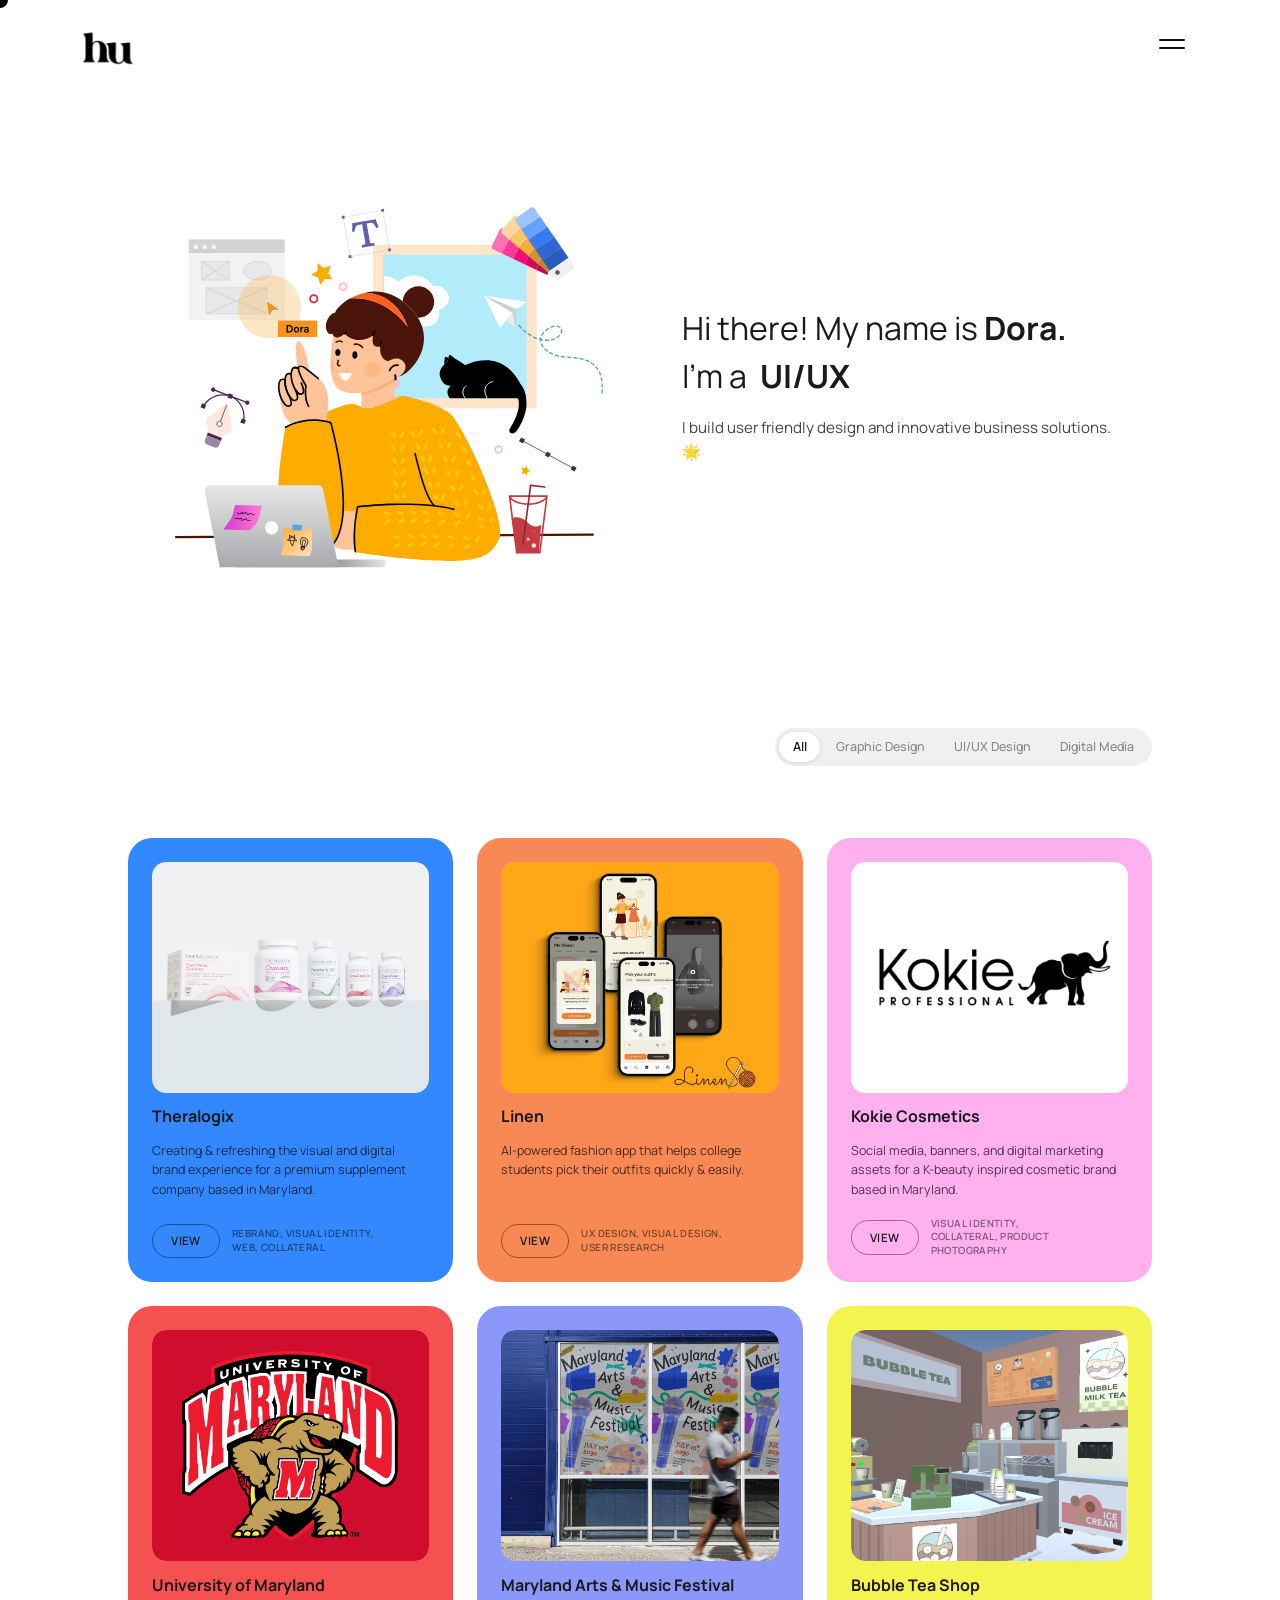
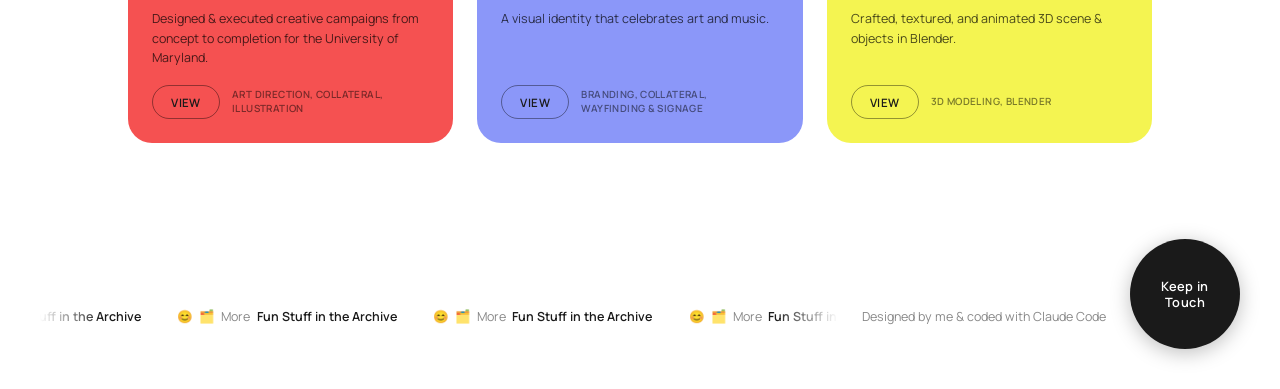
<file: index.html>
<!DOCTYPE html>
<html lang="en">
<head>
  <meta charset="UTF-8" />
  <meta name="viewport" content="width=device-width, initial-scale=1.0" />
  <title>Dora Hu Design</title>
  <meta name="description" content="Dora is a graphic designer based in the Washington, D.C. metro area, specializing in Graphic Design, UI/UX design, and 3D modeling." />
  
  <link rel="preconnect" href="https://fonts.googleapis.com" />
  <link rel="preconnect" href="https://fonts.gstatic.com" crossorigin />
  <link href="https://fonts.googleapis.com/css2?family=Playfair+Display:ital,wght@1,700&family=Inter:wght@300;400;500;600;700&family=Manrope:wght@400;500;600;700&display=swap" rel="stylesheet" />

  <style>
    *, *::before, *::after { box-sizing: border-box; margin: 0; padding: 0; }

    body {
      font-family: 'Manrope', sans-serif;
      background: #ffffff;
      color: #1a1a1a;
      min-height: 100vh;
      overflow-x: hidden;
      position: relative;
    }

    a { text-decoration: none; color: inherit; }

    /* ─── NAV ─────────────────────────────────────────────── */
    nav {
      position: fixed;
      top: 0; left: 0; right: 0;
      z-index: 200;
      display: flex;
      align-items: center;
      justify-content: space-between;
      padding: 1rem 3rem;
      background: rgba(255,255,255,0.95);
      backdrop-filter: blur(10px);
    }

    .nav-logo {
      display: flex;
      align-items: center;
    }

    .nav-logo img {
      height: 36px;
      width: auto;
      display: block;
    }

    .nav-links {
      display: flex;
      align-items: center;
      gap: 2.25rem;
      list-style: none;
    }

    .nav-links a {
      font-family: 'Manrope', sans-serif;
      font-size: 0.9rem;
      font-weight: 400;
      color: #1a1a1a;
      transition: opacity 0.2s;
    }

    .nav-links a:hover { opacity: 0.5; }

    /* ─── HERO ────────────────────────────────────────────── */
    .hero {
      min-height: 80vh;
      width: 100%;
      display: flex;
      flex-direction: row;
      align-items: center;
      justify-content: center;
      padding: 5rem 4rem 2rem;
      gap: 4rem;
      box-sizing: border-box;
    }

    .hero-illustration {
      flex: 0 0 40%;
      display: flex;
      align-items: center;
      justify-content: flex-end;
    }

    .hero-illustration img {
      width: 100%;
      max-width: 580px;
      height: auto;
      display: block;
    }

    #dora-svg-wrapper {
      width: 100%;
      max-width: 780px;
    }

    #dora-svg-wrapper svg {
      width: 100%;
      height: auto;
      overflow: visible;
    }


    .hero-text {
      flex: 1 1 50%;
      text-align: left;
      max-width: 440px;
    }

    .hero-text h1 {
      font-family: 'Manrope', sans-serif;
      font-size: clamp(1.4rem, 2.5vw, 2rem);
      font-weight: 400;
      line-height: 1.5;
      color: #1a1a1a;
    }

    .hero-text h1 .name {
      font-weight: 700;
    }

    .hero-text h1 .role-line {
      display: flex;
      justify-content: flex-start;
      gap: 0.4em;
    }

    .hero-text h1 .role-label { font-weight: 400; }

    .hero-text h1 .role-typed {
      font-weight: 700;
    }

    .hero-tagline {
      margin-top: 1rem;
      font-family: 'Manrope', sans-serif;
      font-size: 0.95rem;
      font-weight: 400;
      color: #444;
      line-height: 1.6;
    }

    /* ─── SECTION TITLE ──────────────────────────────────── */
    .section-title {
      text-align: center;
      font-family: 'Manrope', sans-serif;
      font-size: 1.05rem;
      font-weight: 500;
      color: #1a1a1a;
      padding: 0.5rem 0 2.5rem;
      display: flex;
      align-items: center;
      justify-content: flex-end;
      gap: 0.5rem;
      width: 80%;
      margin: 0 auto;
    }

    .section-title-label {
      display: flex;
      align-items: center;
      gap: 0.5rem;
    }

    /* ─── FILTER TOGGLE ──────────────────────────────────── */
    .filter-toggle {
      display: flex;
      align-items: center;
      background: #f0f0f0;
      border-radius: 2rem;
      padding: 4px;
      gap: 2px;
      position: relative;
    }

    .filter-pill {
      position: absolute;
      top: 4px;
      left: 4px;
      height: calc(100% - 8px);
      background: #ffffff;
      border-radius: 2rem;
      box-shadow: 0 1px 4px rgba(0,0,0,0.12);
      transition: transform 0.3s cubic-bezier(0.34, 1.2, 0.64, 1), width 0.3s cubic-bezier(0.34, 1.2, 0.64, 1);
      pointer-events: none;
      z-index: 0;
    }

    .filter-btn {
      font-family: 'Manrope', sans-serif;
      font-size: 0.78rem;
      font-weight: 500;
      color: #888;
      background: none;
      border: none;
      border-radius: 2rem;
      padding: 0.4rem 0.85rem;
      cursor: pointer;
      transition: color 0.2s ease;
      white-space: nowrap;
      position: relative;
      z-index: 1;
    }

    .filter-btn:hover { color: #1a1a1a; }

    .filter-btn.active {
      color: #1a1a1a;
      font-weight: 600;
    }

    @media (max-width: 620px) {
      .section-title { flex-direction: column; align-items: flex-start; width: calc(100% - 3.5rem); }
      .filter-toggle { flex-wrap: wrap; }
      .filter-btn { font-size: 0.72rem; padding: 0.35rem 0.7rem; }
    }

    /* ─── WORKS GRID ─────────────────────────────────────── */
    .works {
      padding: 2rem 0 4rem;
      width: 80%;
      margin: 0 auto;
    }

    .works-grid {
      display: grid;
      grid-template-columns: repeat(3, 1fr);
      gap: 1.5rem;
    }

    .work-card {
      border-radius: 24px;
      padding: 1.5rem 1.5rem 1.5rem;
      display: flex;
      flex-direction: column;
      gap: 0.85rem;
      transition: transform 0.25s ease, box-shadow 0.25s ease, opacity 0.5s ease;
      cursor: pointer;
      box-shadow: none;
      opacity: 0;
    }

    .work-card.in-view {
      opacity: 1;
    }

    .section-title {
      opacity: 0;
      transition: opacity 1.2s ease;
    }

    .section-title.in-view {
      opacity: 1;
    }

    .work-card:hover {
      transform: translateY(-4px) rotate(1deg);
      box-shadow: 6px 8px 6px rgba(0,0,0,0.12);
    }

    .card-theralogix  { background: #3388FF; }
    .card-linen       { background: #F88955; }
    .card-kokie       { background: #FFB0EF; }
    .card-umd         { background: #F55151; }
    .card-mamf        { background: #8B97F9; }
    .card-boba        { background: #F4F451; }

    .work-card .card-img {
      width: 100%;
      border-radius: 14px;
      overflow: hidden;
      aspect-ratio: 3/2.5;
      background: rgba(255,255,255,0.35);
      display: flex;
      align-items: center;
      justify-content: center;
    }

    .work-card .card-img img {
      width: 100%;
      height: 100%;
      object-fit: cover;
      display: block;
      border-radius: 10px;
    }

    .card-img-placeholder {
      width: 100%;
      height: 100%;
      display: flex;
      align-items: center;
      justify-content: center;
      font-family: 'Manrope', sans-serif;
      font-size: 0.75rem;
      font-weight: 600;
      letter-spacing: 0.1em;
      color: rgba(255,255,255,0.6);
      text-transform: uppercase;
    }

    .card-theralogix .card-img-placeholder { color: rgba(30,60,120,0.45); }
    .card-boba .card-img-placeholder { color: rgba(80,80,0,0.4); }

    .work-card h3 {
      font-family: 'Manrope', sans-serif;
      font-size: 1rem;
      font-weight: 700;
      color: #1a1a1a;
      line-height: 1.3;
    }

    .work-card .card-desc {
      font-family: 'Manrope', sans-serif;
      font-size: 0.78rem;
      font-weight: 400;
      color: rgba(0,0,0,0.7);
      line-height: 1.55;
      flex: 1;
    }

    .card-footer {
      display: flex;
      align-items: center;
      gap: 0.75rem;
      flex-wrap: wrap;
      margin-top: 0.25rem;
    }

    .card-view-btn {
      display: inline-flex;
      align-items: center;
      justify-content: center;
      overflow: hidden;
      width: 68px;
      padding: 0.55rem 0;
      border: 1.5px solid rgba(0,0,0,0.4);
      border-radius: 2rem;
      font-family: 'Manrope', sans-serif;
      font-size: 0.72rem;
      font-weight: 600;
      color: #1a1a1a;
      letter-spacing: 0.04em;
      white-space: nowrap;
      flex-shrink: 0;
      position: relative;
      transition: background 0.2s;
    }

    .card-view-btn:hover { background: rgba(0,0,0,0.08); }

    .card-view-btn .btn-text {
      display: inline-block;
      transition: transform 0.25s ease;
    }

    .card-view-btn .btn-arrow {
      position: absolute;
      right: 10px;
      opacity: 0;
      transform: translateX(4px);
      transition: opacity 0.25s ease, transform 0.25s ease;
    }

    @keyframes textSlide {
      0%   { transform: translateX(0); }
      40%  { transform: translateX(-5px); }
      65%  { transform: translateX(-3px); }
      80%  { transform: translateX(-4.5px); }
      100% { transform: translateX(-4px); }
    }

    .work-card:hover .btn-text {
      animation: textSlide 0.4s cubic-bezier(0.34, 1.56, 0.64, 1) forwards;
    }

    .work-card:hover .btn-arrow {
      opacity: 1;
      transform: translateX(0);
    }

    .card-tags {
      font-family: 'Manrope', sans-serif;
      font-size: 0.62rem;
      font-weight: 600;
      color: rgba(0,0,0,0.5);
      text-transform: uppercase;
      letter-spacing: 0.04em;
      line-height: 1.4;
    }

    /* ─── FOOTER ─────────────────────────────────────────── */
    footer {
      border-top: none;
      padding: 2rem 2.5rem 2.5rem;
      display: flex;
      align-items: center;
      gap: 1.5rem;
    }

    .footer-archive {
      display: flex;
      align-items: center;
      overflow: hidden;
      flex: 1;
      min-width: 0;
      margin-top: 2.75rem;
      -webkit-mask-image: linear-gradient(to right, transparent 0%, black 8%, black 92%, transparent 100%);
      mask-image: linear-gradient(to right, transparent 0%, black 8%, black 92%, transparent 100%);
    }

    @keyframes ticker {
      0%   { transform: translateX(0); }
      100% { transform: translateX(-50%); }
    }

    .archive-ticker {
      display: flex;
      gap: 1.5rem;
      white-space: nowrap;
      animation: ticker 12s linear infinite;
      width: max-content;
    }


    .archive-item {
      display: flex;
      align-items: center;
      gap: 0.4rem;
      font-family: 'Manrope', sans-serif;
      font-size: 0.78rem;
      color: #888;
    }

    .archive-item strong { color: #1a1a1a; font-weight: 600; }

    .footer-right {
      display: flex;
      gap: 1.75rem;
      list-style: none;
      flex-shrink: 0;
      margin-right: calc(110px + 1.5rem); /* space for Keep in Touch button */
    }

    .footer-right a {
      font-family: 'Manrope', sans-serif;
      font-size: 0.82rem;
      font-weight: 500;
      color: #666;
      transition: color 0.2s;
    }

    .footer-right a:hover { color: #1a1a1a; }

    .footer-credit {
      font-family: 'Manrope', sans-serif;
      font-size: 0.78rem;
      font-weight: 400;
      color: #888;
      flex-shrink: 0;
      white-space: nowrap;
      margin-top: 2.75rem;
    }

    .footer-btn {
      flex-shrink: 0;
      position: static;
      box-shadow: 0 4px 20px rgba(0,0,0,0.25);
    }

    /* ─── FLOATING KEEP IN TOUCH ─────────────────────────── */
    .floating-anchor {
      position: absolute;
      bottom: 1.5rem;
      right: 1.5rem;
      z-index: 300;
      width: 110px;
      height: 110px;
    }

    .floating-btn {
      display: flex;
      align-items: center;
      justify-content: center;
      text-align: center;
      width: 110px;
      height: 110px;
      border-radius: 50%;
      background: #1a1a1a;
      color: #fff;
      font-family: 'Manrope', sans-serif;
      font-size: 0.8rem;
      font-weight: 600;
      line-height: 1.3;
      letter-spacing: 0.03em;
      cursor: pointer;
      box-shadow: 0 4px 20px rgba(0,0,0,0.25);
      text-decoration: none;
      transition: box-shadow 0.3s ease, background 0.2s ease;
    }

    .floating-btn:hover {
      background: #2617FF;
    }

    /* ─── MOBILE ─────────────────────────────────────────── */
    @media (max-width: 1024px) and (min-width: 621px) {
      .works-grid { grid-template-columns: repeat(2, 1fr); }
    }

    /* Hamburger — hidden on desktop */
    .nav-hamburger {
      display: none;
      flex-direction: column;
      justify-content: center;
      gap: 5px;
      background: none;
      border: none;
      padding: 4px;
      cursor: pointer;
      z-index: 9999;
      position: relative;
    }

    .nav-hamburger span {
      display: block;
      width: 22px;
      height: 2px;
      background: #1a1a1a;
      border-radius: 2px;
      transition: transform 0.25s ease, opacity 0.2s ease;
    }

    .nav-hamburger.open span:nth-child(1) { transform: translateY(7px) rotate(45deg); }
    .nav-hamburger.open span:nth-child(2) { opacity: 0; }
    .nav-hamburger.open span:nth-child(3) { transform: translateY(-7px) rotate(-45deg); }

    @media (max-width: 620px) {
      nav { padding: 1rem 1.5rem; }

      .nav-links {
        display: none;
        position: fixed;
        top: 0; left: 0;
        width: 100vw;
        height: 100vh;
        background: #ffffff;
        flex-direction: column;
        align-items: center;
        justify-content: center;
        gap: 2.5rem;
        z-index: 9000;
        padding-top: 0;
      }

      .nav-links.open { display: flex; }

      .nav-links a {
        font-size: 1.6rem;
        font-weight: 700;
        color: #1a1a1a;
      }

      .nav-hamburger { display: flex; }

      .hero { flex-direction: column; padding: 5rem 1.5rem 2rem; text-align: center; min-height: 100svh; justify-content: center; }
      .hero-illustration { flex: none; width: 65%; max-width: 260px; }
      .hero-illustration img { max-width: 100%; }
      .hero-text { text-align: center; align-items: center; }
      .hero-text h1 .role-line { justify-content: center; }

      .works { padding: 1.5rem 1.75rem 3rem; }
      .works-grid { grid-template-columns: 1fr; }

      footer { flex-direction: column; padding: 1.25rem; }
      .footer-archive { display: none; }
    }


    /* ─── CUSTOM CURSOR ──────────────────────────────────── */
    @media (hover: hover) {

      #cursor {
        position: fixed;
        width: 16px;
        height: 16px;
        border-radius: 50%;
        background: #fff;
        pointer-events: none;
        z-index: 99999;
        transform: translate(-50%, -50%);
        transition: width 0.18s ease, height 0.18s ease;
        mix-blend-mode: difference;
      }

      #cursor.hovering {
        width: 44px;
        height: 44px;
      }
    }
  </style>
  <script src="https://cdnjs.cloudflare.com/ajax/libs/gsap/3.12.5/gsap.min.js"></script>
  <link rel="stylesheet" href="BubbleMenu-v2.css" />
  <script src="BubbleMenu-v2.js"></script>
  <script>
    (function(){
      var c=document.createElement("canvas");c.width=64;c.height=64;
      var ctx=c.getContext("2d"),img=new Image();
      img.onload=function(){
        var pad=2,size=64-pad*2,sc=Math.min(size/img.width,size/img.height);
        var w=img.width*sc,h=img.height*sc;
        ctx.drawImage(img,(64-w)/2,(64-h)/2,w,h);
        var l=document.createElement("link");l.rel="icon";l.type="image/png";
        l.href=c.toDataURL("image/png");document.head.appendChild(l);
      };img.src="HU_Logo.png";
    })();
  </script>
  <!-- Google Analytics -->
  <script async src="https://www.googletagmanager.com/gtag/js?id=G-CXSVPXK3VE"></script>
  <script>
    window.dataLayer = window.dataLayer || [];
    function gtag(){dataLayer.push(arguments);}
    gtag('js', new Date());
    gtag('config', 'G-CXSVPXK3VE');
  </script>
</head>
<body>

<div id="cursor"></div>

<!-- NAV -->
<nav>
  <a href="#" class="nav-logo">
    <img src="HU_Logo.png" alt="Hu Logo" />
  </a>
  <ul class="nav-links" id="nav-links">
    <li><a href="#works">Work</a></li>
    <li><a href="about.html">About</a></li>
    <li><a href="services.html">Services</a></li>
    <li><a href="#">Playground</a></li>
    <li><a href="#">Photography</a></li>

  </ul>

  <button class="nav-hamburger" id="hamburger" aria-label="Menu">
    <span></span><span></span><span></span>
  </button>
</nav>

<!-- HERO -->
<section class="hero">
  <div class="hero-illustration">
    <div id="dora-svg-wrapper" style="width:100%;cursor:pointer;">
<svg xmlns="http://www.w3.org/2000/svg" xmlns:xlink="http://www.w3.org/1999/xlink" viewBox="0 0 3000 3000">
  <defs>
    <style>
      .cls-1, .cls-2 {
        fill: none;
      }

      .cls-3 {
        fill: #377af5;
      }

      .cls-4 {
        fill: #fbb040;
        opacity: .3;
      }

      .cls-5 {
        fill: #ffbeb9;
      }

      .cls-6 {
        fill: #fc0;
      }

      .cls-7 {
        fill: #47abe2;
      }

      .cls-8 {
        fill: #8d292f;
      }

      .cls-9 {
        fill: #ffb786;
      }

      .cls-10 {
        fill: #c63a41;
      }

      .cls-11 {
        fill: #fce9de;
      }

      .cls-12 {
        fill: #f8ebd1;
      }

      .cls-13 {
        fill: #ffc39a;
      }

      .cls-14, .cls-15, .cls-2 {
        stroke-linecap: round;
        stroke-linejoin: round;
      }

      .cls-14, .cls-16 {
        fill: #d1d3d4;
        stroke-width: 4px;
      }

      .cls-14, .cls-16, .cls-17 {
        stroke: #939598;
      }

      .cls-18 {
        fill: url(#linear-gradient-4);
      }

      .cls-19 {
        fill: url(#linear-gradient-3);
      }

      .cls-20 {
        fill: url(#linear-gradient-2);
      }

      .cls-21 {
        fill: #231f20;
      }

      .cls-22 {
        fill: #ff3997;
      }

      .cls-23 {
        fill: #ebebeb;
      }

      .cls-24 {
        fill: #bf8728;
      }

      .cls-25 {
        fill: url(#radial-gradient);
      }

      .cls-15, .cls-26, .cls-27 {
        stroke-width: 5px;
      }

      .cls-15, .cls-28 {
        stroke: #fff;
      }

      .cls-15, .cls-29 {
        fill: #f7941d;
      }

      .cls-30 {
        fill: url(#linear-gradient);
      }

      .cls-31, .cls-26 {
        fill: #452b4f;
      }

      .cls-32 {
        fill: #ffae76;
      }

      .cls-33 {
        fill: #b2ebf9;
      }

      .cls-26, .cls-16, .cls-27, .cls-28, .cls-17 {
        stroke-miterlimit: 10;
      }

      .cls-26, .cls-27 {
        stroke: #452b4f;
      }

      .cls-34 {
        fill: #ffbfba;
      }

      .cls-35 {
        fill: #f50b75;
      }

      .cls-27 {
        fill: #fdf3eb;
      }

      .cls-36 {
        clip-path: url(#clippath-1);
      }

      .cls-37 {
        clip-path: url(#clippath-2);
      }

      .cls-38 {
        fill: #bf065a;
      }

      .cls-39 {
        fill: #fff;
      }

      .cls-28 {
        stroke-width: 6px;
      }

      .cls-40 {
        fill: #f0f0f0;
      }

      .cls-2 {
        stroke: #5a9fcb;
        stroke-dasharray: 20;
        stroke-width: 9px;
      }

      .cls-41 {
        fill: #67a0ff;
      }

      .cls-42 {
        fill: #9dc3fc;
      }

      .cls-43 {
        fill: #ffc567;
      }

      .cls-44 {
        opacity: .5;
      }

      .cls-45 {
        fill: #5f0000;
      }

      .cls-46 {
        fill: #5e5e5e;
      }

      .cls-47 {
        fill: #d2942d;
      }

      .cls-48 {
        fill: #6161ab;
      }

      .cls-49 {
        fill: #f5ae37;
      }

      .cls-50 {
        fill: #d20763;
      }

      .cls-51 {
        fill: #fcd79d;
      }

      .cls-52 {
        fill: #2d67d2;
      }

      .cls-53 {
        fill: #fc70b6;
      }

      .cls-54 {
        fill: #e6e7e8;
      }

      .cls-55 {
        fill: #ffe5c9;
      }

      .cls-56 {
        fill: #285dbf;
      }

      .cls-57 {
        fill: #9d86a8;
      }

      .cls-17 {
        fill: #f1f2f2;
        stroke-width: 2px;
      }

      .cls-58 {
        fill: #ff5f1f;
      }

      .cls-59 {
        fill: #4a140b;
      }

      .cls-60 {
        fill: #4a140b;
      }

      .cls-61 {
        fill: #ffac00;
      }

      .cls-62 {
        fill: #cfcfcf;
      }

      .cls-63 {
        fill: #a7a9ac;
      }
    </style>
    <clipPath id="clippath-1">
      <rect class="cls-1" x="1465.38" y="673.79" width="931.87" height="931.87"/>
    </clipPath>
    <clipPath id="clippath-2">
      <path class="cls-13" d="M1540.32,1610.07c-39.2,19.26-125.84,59.49-172.18,63.61-29.75,2.63-44.17-1.57-56.52-7.38,9.11-26.9,7.22-62.79,3.48-90.49,71.63-11.95,136.33-52.22,200.68-87.25,6.77-2.52,13.09-5.13,18.96-7.78-3.93,38.32-7.49,99.52,5.58,129.29Z"/>
    </clipPath>
    <radialGradient id="radial-gradient" cx="893.37" cy="2418.91" fx="460.6" fy="2725.75" r="530.52" gradientTransform="translate(-1490.67 90.8) rotate(-30.13) scale(1 1.33)" gradientUnits="userSpaceOnUse">
      <stop offset=".45" stop-color="#f894ff"/>
      <stop offset=".49" stop-color="#f898ff" stop-opacity=".96"/>
      <stop offset=".58" stop-color="#f9a4ff" stop-opacity=".85"/>
      <stop offset=".68" stop-color="#fab7ff" stop-opacity=".67"/>
      <stop offset=".81" stop-color="#fcd2ff" stop-opacity=".42"/>
      <stop offset=".96" stop-color="#fef4ff" stop-opacity=".1"/>
      <stop offset="1" stop-color="#fff" stop-opacity="0"/>
    </radialGradient>
    <linearGradient id="linear-gradient" x1="1481.6" y1="2684.66" x2="508.65" y2="2684.66" gradientUnits="userSpaceOnUse">
      <stop offset="0" stop-color="#e6e7e8"/>
      <stop offset=".09" stop-color="#cfd0d2"/>
      <stop offset=".28" stop-color="#a3a5a8"/>
      <stop offset=".38" stop-color="#939598"/>
    </linearGradient>
    <linearGradient id="linear-gradient-2" x1="739.7" y1="2176.38" x2="739.7" y2="2710.33" gradientUnits="userSpaceOnUse">
      <stop offset="0" stop-color="#e6e7e8"/>
      <stop offset="1" stop-color="#a7a9ac"/>
    </linearGradient>
    <linearGradient id="linear-gradient-3" x1="811.34" y1="2451.62" x2="987.92" y2="2628.2" gradientUnits="userSpaceOnUse">
      <stop offset=".03" stop-color="#ffb341"/>
      <stop offset="1" stop-color="#ffe2ba"/>
    </linearGradient>
    <linearGradient id="linear-gradient-4" x1="422.08" y1="2391.73" x2="666.9" y2="2391.73" gradientUnits="userSpaceOnUse">
      <stop offset="0" stop-color="#d937cc"/>
      <stop offset="1" stop-color="#ff7fd4"/>
    </linearGradient>
  </defs>
  <g id="Stars2">
    <g id="Circle3">
      <path class="cls-34" d="M2191.4,1950.87c-4.07-14.1,4.08-28.88,18.18-32.96,14.1-4.07,28.88,4.08,32.95,18.18,4.07,14.1-4.08,28.88-18.18,32.95-14.1,4.07-28.88-4.08-32.95-18.18ZM2232.33,1939.04c-2.45-8.47-11.33-13.37-19.8-10.92-8.47,2.45-13.37,11.33-10.92,19.8s11.33,13.37,19.8,10.92c8.47-2.45,13.37-11.33,10.92-19.8Z"/>
    </g>
    <g id="Star2">
      <polygon class="cls-61" points="2396.54 2110.15 2385.43 2094.29 2366.06 2094.45 2377.71 2078.98 2371.58 2060.61 2389.89 2066.91 2405.46 2055.4 2405.13 2074.76 2420.89 2086.01 2402.37 2091.68 2396.54 2110.15"/>
    </g>
  </g>
  <g id="Stars1">
    <g id="Circle2">
      <path class="cls-34" d="M1204.23,910.57c-14.67,0-26.61-11.94-26.61-26.61s11.94-26.61,26.61-26.61,26.61,11.94,26.61,26.61-11.94,26.61-26.61,26.61ZM1204.23,867.97c-8.82,0-15.99,7.17-15.99,15.99s7.17,15.99,15.99,15.99,15.99-7.17,15.99-15.99-7.17-15.99-15.99-15.99Z"/>
    </g>
    <g id="Circle1">
      <path class="cls-10" d="M1014.09,989.08c-14.67,0-26.61-11.94-26.61-26.61s11.94-26.61,26.61-26.61,26.61,11.94,26.61,26.61-11.94,26.61-26.61,26.61ZM1014.09,946.48c-8.82,0-15.99,7.17-15.99,15.99s7.17,15.99,15.99,15.99,15.99-7.17,15.99-15.99-7.17-15.99-15.99-15.99Z"/>
    </g>
    <g id="Star1">
      <polygon class="cls-61" points="1079.21 857.94 1056.99 826.22 1018.26 826.54 1041.56 795.6 1029.28 758.87 1065.91 771.47 1097.05 748.44 1096.39 787.17 1127.91 809.67 1090.87 821 1079.21 857.94"/>
    </g>
  </g>
  <g id="Window">
    <rect id="Window_Frame" data-name="Window Frame" class="cls-55" x="1400.47" y="610.12" width="1064.36" height="1064.36"/>
    <g id="Sky_View" data-name="Sky View">
      <rect id="Sky" class="cls-33" x="1465.37" y="675.01" width="934.56" height="934.56"/>
    </g>
    <g id="Cloud">
      <g class="cls-36">
        <path id="Cloud-2" data-name="Cloud" class="cls-39" d="M1338.32,879.04c7.25-10.35,36.25-49.17,90.12-61.69,72.12-16.76,127.42,27.91,133.83,33.28,6.25-6.05,47.81-44.92,110.05-39.78,70.03,5.78,105.77,62.28,109.37,68.19,55.86-9.25,103.18,30.95,105.25,74.88,1.6,34.01-23.97,68.95-63.41,81.29.81,7.3,5.35,54.39-26.01,84.54-35.09,33.73-102.26,33.91-152.83-9.76-24.54,13.73-91.65,46.86-176.92,34.01-40.13-6.05-71.57-20.36-92.62-32.39-50.14,27.92-108.82,13.78-133.67-24.39-17.35-26.65-16.91-63.01-.93-94.3-30.51-41.07-20.96-94.84,11.47-117.06,23.57-16.15,58.15-14.9,86.31,3.16Z"/>
      </g>
    </g>
  </g>
  <g id="Cat">
    <g id="Body">
      <path d="M2396.27,1609.82h-51.68l-201.24-.08-143.29-.06h0l-99.87-.04c-35.3-45.04-1.06-75.98,6.7-82.1-33.43,3.72-60.32-15.69-72.09-65.55-6.8-28.77,12.53-55.4,29-72.1,5.31-5.39,10.33-9.75,14.07-12.81,4.35-3.56,7.42-8.45,8.69-13.92l4.08-17.48,2.26-9.71c1.61-6.92,9.92-9.73,15.4-5.23,10.78,8.84,26.74,21.34,38.46,27.95,19.37,10.91,53.42,35.61,53.42,35.61,0,0,233.25-127.41,360.11,123.17,0,0,1.03,1.09,2.76,3.24,7.59,9.5,28.57,39.79,33.23,89.11Z"/>
      <path class="cls-28" d="M2182.95,1500.25s-90.03,17.22-39.56,109.58"/>
      <path class="cls-28" d="M2000.05,1609.68c-39.35-50.38,8.31-83.07,8.31-83.07"/>
      <path d="M1890.63,1345.68l-4.08,17.48c-1.27,5.47-4.34,10.36-8.69,13.92-3.74,3.06-8.76,7.42-14.07,12.81-.11-14.94,1.72-32.57,3.02-43.06.58-4.74,5.4-7.72,9.9-6.11l13.92,4.96Z"/>
    </g>
    <path id="Tail" d="M2339.24,1816.91s-17.54,30.43-42.28,19.32c0,0-19.1-12.32-5.46-29.46,0,0,72.37-107.91,55.24-184.92-2.25-10.13-6.05-19.72-11.76-28.47l30.21-60.64c14.93,18.7,81.69,117.82-25.95,284.17Z"/>
  </g>
  <g id="Desktop">
    <g id="Desktop-2" data-name="Desktop">
      <line class="cls-60" x1="111.49" y1="2513.99" x2="2836.71" y2="2497.63"/>
      <rect class="cls-60" x="111.46" y="2499.17" width="2725.27" height="13.28" transform="translate(-14.66 8.68) rotate(-.34)"/>
    </g>
  </g>
  <g id="Drink">
    <g>
      <path id="Cup" class="cls-10" d="M2536.31,2243.57c-1-1.14-2.45-1.79-3.98-1.79h-243.6c-1.52,0-2.98.66-3.99,1.8-1,1.15-1.47,2.68-1.27,4.19l.42,3.27h0s18.15,143.27,18.15,143.27l28.55,225.46h159.92l26.71-210.94,19.93-157.43v-.02l.45-3.64c.19-1.51-.28-3.02-1.29-4.17ZM2505.17,2419.38c-.19,1.94-1.69,13.29-1.88,14.83l-.03.21-22.11,174.73h-141.2s-26.66-210.62-26.68-210.78c-.01-.06-.11-.89-.34-2.7-.22-1.77-.55-4.48-1.06-8.3-.24-2.04-.51-4.07-.77-6.1-.4-3.14-.8-6.29-1.19-9.43-.53-4.17-1.06-8.35-1.59-12.52-.62-4.88-1.24-9.75-1.85-14.63-.67-5.23-1.33-10.46-1.99-15.7-.67-5.25-1.34-10.51-2-15.77-.63-4.94-1.26-9.89-1.88-14.83-.55-4.3-1.09-8.59-1.63-12.88-.42-3.31-.84-6.62-1.26-9.92-.25-1.98-.5-3.97-.76-5.95-.05-.42-.1-.84-.15-1.26.19.19.4.37.59.55.28.26.56.51.84.77.59.54,1.2,1.07,1.81,1.6.28.23.55.47.83.7.77.65,1.56,1.28,2.36,1.91.12.1.24.2.37.29,24.37,18.9,55.62,27.19,85.95,29.42,32.68,2.41,65.84.8,96.5-11.71,8.03-3.27,15.8-7.21,23.12-11.86,3.01-1.91,5.95-3.93,8.77-6.12.41-.33.81-.66,1.22-.99.61-.49,1.22-.98,1.81-1.48.42-.36.83-.73,1.24-1.09.54-.48,1.09-.96,1.61-1.45.15-.13.31-.27.45-.4l-19.1,150.86ZM2524.16,2252.77c-.2.28-.43.55-.64.82-3.06,3.96-6.84,7.74-11.33,11.33-2.12,1.69-4.37,3.34-6.8,4.94-.25.17-.51.34-.76.51-.46.29-.93.59-1.42.89-1.9,1.18-3.61,2.18-5.29,3.09-.42.24-.84.47-1.28.71-.44.23-.9.47-1.38.71-1.08.57-2.2,1.12-3.34,1.67-.37.18-.75.36-1.13.54-.63.29-1.26.59-2.01.92-.25.1-.51.22-.79.33-.45.22-.91.42-1.4.63s-1,.42-1.55.64c-.4.16-.8.33-1.2.49-.74.31-1.49.61-2.29.9l-.05.02-.27.1c-.46.17-.92.35-1.38.52-.63.24-1.25.47-1.84.68-.02,0-.04.02-.05.02-.1.04-.19.08-.28.12-.06.01-.12.03-.18.05-.03.01-.06.02-.09.03l-6.78,2.22c-1.77.54-3.58,1.05-5.48,1.56-1.14.32-2.29.63-3.52.92-.43.11-.85.21-1.28.32-.42.1-.85.2-1.29.31-.87.2-1.76.4-2.7.59-.72.16-1.45.32-2.2.48-.75.15-1.51.3-2.3.45-1.08.23-2.18.43-3.3.63l-5.88.94c-.81.11-1.62.23-2.44.34-.63.09-1.26.18-1.91.26l-.19.02-.42.05c-.99.11-2.01.23-3.06.34-.35.04-.69.07-1.05.11-.94.11-1.9.2-2.9.28-.33.03-.65.05-1,.08-.23.03-.46.05-.69.07-.69.07-1.39.12-2.2.16-.98.08-1.98.15-3.19.22-.24.02-.49.02-.75.04-.81.05-1.63.07-2.45.1-.43.01-.86.04-1.29.05-.17,0-.33.01-.5.03-.15.02-.3.02-.46.02h-.6c-1.49.06-2.97.08-4.52.11-.5.02-1,.02-1.49.02h-.98c-1.62,0-3.23-.02-4.84-.05-.54-.01-1.07-.04-1.61-.05-1.07-.03-2.13-.06-3.2-.11-.62-.03-1.25-.06-1.87-.1-.97-.05-1.94-.1-2.9-.16-.66-.04-1.32-.1-1.98-.14-.92-.07-1.83-.14-2.74-.22-.68-.06-1.35-.13-2.03-.19-.89-.09-1.77-.17-2.66-.27-.68-.07-1.36-.15-2.04-.23-.86-.11-1.73-.21-2.59-.32-.68-.09-1.35-.19-2.03-.28-.85-.12-1.7-.24-2.55-.37-.67-.11-1.34-.21-2-.32-.84-.14-1.68-.28-2.52-.43-.66-.12-1.32-.24-1.97-.36-.84-.15-1.67-.31-2.49-.48-.65-.13-1.29-.26-1.93-.39-.83-.17-1.65-.35-2.47-.54-.63-.14-1.25-.28-1.87-.42-.82-.19-1.64-.4-2.46-.6-.6-.15-1.21-.3-1.8-.45-.83-.21-1.65-.44-2.47-.66-.57-.16-1.15-.31-1.71-.47-.85-.24-1.68-.49-2.51-.74-.53-.16-1.06-.31-1.59-.48-.87-.27-1.73-.55-2.58-.83-.48-.15-.96-.31-1.43-.46-.95-.33-1.88-.66-2.81-.99-.36-.13-.73-.26-1.09-.39-1.26-.46-2.5-.93-3.72-1.42-.03-.01-.06-.02-.09-.03-1.28-.51-2.53-1.03-3.77-1.56-.19-.08-.37-.17-.56-.25-1.02-.44-2.04-.89-3.03-1.35-.36-.17-.72-.35-1.08-.52-.8-.38-1.61-.77-2.4-1.16-.42-.21-.82-.43-1.23-.64-.72-.37-1.43-.73-2.13-1.11-.43-.24-.86-.48-1.29-.72-.65-.36-1.31-.72-1.94-1.1-.44-.25-.87-.51-1.3-.77-.61-.37-1.22-.74-1.81-1.11-.44-.27-.86-.55-1.28-.82-.58-.37-1.14-.75-1.7-1.13-.42-.28-.84-.57-1.25-.86-.54-.38-1.07-.76-1.59-1.15-.41-.3-.81-.6-1.21-.9-.5-.39-1-.78-1.49-1.17-.39-.31-.78-.62-1.16-.94-.47-.39-.94-.79-1.39-1.19-.38-.32-.75-.65-1.11-.97-.44-.41-.87-.81-1.3-1.22-.35-.33-.7-.67-1.04-1-.41-.41-.81-.83-1.21-1.24-.33-.35-.66-.69-.97-1.04-.39-.42-.75-.84-1.12-1.26-.3-.36-.61-.71-.9-1.06-.36-.43-.69-.87-1.03-1.3-.28-.36-.56-.72-.83-1.08-.04-.06-.08-.12-.12-.18h227.63c-.09.12-.17.24-.27.37Z"/>
      <path id="Liquid" class="cls-10" d="M2503.11,2437.59l-22.12,174.72h-141.19s-26.67-210.61-26.69-210.77c-.01-.06-.1-.89-.33-2.7,23.64-10.06,55.79-14.06,88.18,11.79,4.22,3.34,8.46,7.23,12.67,11.66,35.1,36.96,66.98,30.22,89.48,15.3Z"/>
      <path id="Straw" class="cls-8" d="M2518.96,2182.63l-92.59-10.68c-2.9-.33-5.5,1.72-5.88,4.59l-13.98,107.85-22.32,170.03c-.07.56-.05,1.12.04,1.65l-13.62,105.07c-.38,2.91,1.68,5.57,4.59,5.95.23.03.46.04.69.04,2.63,0,4.91-1.95,5.26-4.63l17.61-135.82c.06-.5.05-.98-.02-1.45l13.46-102.51c.05-.2.11-.39.13-.6l4.48-34.56,1.16-8.8c.01-.1.02-.19.02-.29l12.36-95.37,87.38,10.08c2.89.32,5.55-1.75,5.89-4.67.33-2.92-1.76-5.55-4.67-5.89Z"/>
      <g id="Bubbles">
        <circle class="cls-12" cx="2448.1" cy="2502.04" r="10.81"/>
        <circle class="cls-12" cx="2410.53" cy="2536.81" r="10.81"/>
        <circle class="cls-12" cx="2447.11" cy="2570.03" r="14.77"/>
      </g>
    </g>
  </g>
  <g id="Girl">
    <g>
      <g id="Body-2" data-name="Body">
        <g id="Body-3" data-name="Body">
          <path class="cls-13" d="M1276.5,2595.54c-12.06,1.89-24.59,2.87-37.45,2.87-45.04,0-86.1-12.11-117.2-32.03,22.58-56.46,32.43-128.36,34.42-204.74,24.67-9.48,52.85-14.82,82.78-14.82,17.63,0,34.69,1.86,50.75,5.34-27.41,125.92-22.42,201.77-13.31,243.39Z"/>
          <g>
            <path class="cls-61" d="M2218.42,2525.5c-63.05,103.18-74.87,206.31-936.82,89.11-1.73-5.34-3.48-11.66-5.1-19.07-9.11-41.62-14.1-117.47,13.31-243.39-16.07-3.48-33.12-5.34-50.75-5.34-29.93,0-58.11,5.34-82.78,14.82,6.19-236.22-62.68-515.59-62.68-515.59-10.6-4.01-21.09-7.46-31.39-10.36,6.61-20.42,21.59-72.53,23.16-129.63,38.62-17.98,140.92-63.34,178.5-57.55,24.01,3.69,34.74,11.63,47.75,17.79,12.35,5.82,26.77,10.01,56.52,7.38,46.35-4.12,132.98-44.35,172.18-63.61,12.51-6.11,20.19-10.12,20.19-10.12,0,0,14.37-7.17,30.57-5.39,16.17,1.81,203.1,39.17,295.47,105.55,92.35,66.4,395.36,721.5,331.88,825.4Z"/>
            <path d="M1924.05,2334.56c-.43,0-.87-.05-1.3-.16-123.1-31.14-286.19-32.61-401.35-28.34-124.95,4.62-221.96,16.8-222.92,16.92-2.91.37-5.57-1.69-5.94-4.6-.37-2.91,1.69-5.57,4.6-5.94.97-.12,98.36-12.35,223.77-16.99,115.87-4.3,280.1-2.8,404.44,28.66,2.85.72,4.57,3.61,3.85,6.45-.61,2.41-2.77,4.01-5.15,4.01Z"/>
            <path d="M1795.55,2310.52c-1.26,0-2.52-.44-3.54-1.35-53.3-47.58-98.28-222.39-119.9-306.4-3.92-15.23-7.02-27.26-8.83-33.13-.87-2.8.7-5.78,3.5-6.64,2.8-.87,5.78.7,6.64,3.5,1.89,6.11,4.86,17.65,8.97,33.62,19.69,76.51,65.8,255.69,116.69,301.12,2.19,1.95,2.38,5.31.43,7.5-1.05,1.17-2.51,1.77-3.97,1.77Z"/>
            <path class="cls-6" d="M1591.75,1823.77c-5.23-1.87-9.89,1.09-12.1,5.72-4.01,8.41-8.03,16.82-12.04,25.23-2.2,4.61,1.26,10.51,5.72,12.1,5.23,1.87,9.89-1.09,12.1-5.72,4.01-8.41,8.03-16.82,12.04-25.23,2.2-4.61-1.26-10.51-5.72-12.1Z"/>
            <path class="cls-6" d="M1515.22,1829.68c-4.26,3.56-4.07,9.08-1.19,13.33,5.22,7.72,10.44,15.44,15.66,23.16,2.86,4.24,9.7,4.23,13.33,1.19,4.26-3.56,4.07-9.08,1.19-13.33-5.22-7.72-10.44-15.44-15.66-23.16-2.86-4.24-9.7-4.23-13.33-1.19Z"/>
            <path class="cls-6" d="M1594.17,1912.11c-5.23-1.87-9.89,1.09-12.1,5.72-4.01,8.41-8.03,16.82-12.04,25.23-2.2,4.61,1.26,10.51,5.72,12.1,5.23,1.87,9.89-1.09,12.1-5.72,4.01-8.41,8.03-16.82,12.04-25.23,2.2-4.61-1.26-10.51-5.72-12.1Z"/>
            <path class="cls-6" d="M1517.64,1918.02c-4.26,3.56-4.07,9.08-1.19,13.33,5.22,7.72,10.44,15.44,15.66,23.16,2.86,4.24,9.7,4.23,13.33,1.19,4.26-3.56,4.07-9.08,1.19-13.33-5.22-7.72-10.44-15.44-15.66-23.16-2.86-4.24-9.7-4.23-13.33-1.19Z"/>
            <path class="cls-6" d="M1599.01,1991.98c-5.23-1.87-9.89,1.09-12.1,5.72-4.01,8.41-8.03,16.82-12.04,25.23-2.2,4.61,1.26,10.51,5.72,12.1,5.23,1.87,9.89-1.09,12.1-5.72,4.01-8.41,8.03-16.82,12.04-25.23,2.2-4.61-1.26-10.51-5.72-12.1Z"/>
            <path class="cls-6" d="M1522.48,1997.89c-4.26,3.56-4.07,9.08-1.19,13.33,5.22,7.72,10.44,15.44,15.66,23.16,2.86,4.24,9.7,4.23,13.33,1.19,4.26-3.56,4.07-9.08,1.19-13.33-5.22-7.72-10.44-15.44-15.66-23.16-2.86-4.24-9.7-4.23-13.33-1.19Z"/>
            <path class="cls-6" d="M1602.64,2067.01c-5.23-1.87-9.89,1.09-12.1,5.72-4.01,8.41-8.03,16.82-12.04,25.23-2.2,4.61,1.26,10.51,5.72,12.1,5.23,1.87,9.89-1.09,12.1-5.72,4.01-8.41,8.03-16.82,12.04-25.23,2.2-4.61-1.26-10.51-5.72-12.1Z"/>
            <path class="cls-6" d="M1526.11,2072.92c-4.26,3.56-4.07,9.08-1.19,13.33,5.22,7.72,10.44,15.44,15.66,23.16,2.86,4.24,9.7,4.23,13.33,1.19,4.26-3.56,4.07-9.08,1.19-13.33-5.22-7.72-10.44-15.44-15.66-23.16-2.86-4.24-9.7-4.23-13.33-1.19Z"/>
            <path class="cls-6" d="M1606.27,2143.24c-5.23-1.87-9.89,1.09-12.1,5.72-4.01,8.41-8.03,16.82-12.04,25.23-2.2,4.61,1.26,10.51,5.72,12.1,5.23,1.87,9.89-1.09,12.1-5.72,4.01-8.41,8.03-16.82,12.04-25.23,2.2-4.61-1.26-10.51-5.72-12.1Z"/>
            <path class="cls-6" d="M1529.74,2149.15c-4.26,3.56-4.07,9.08-1.19,13.33,5.22,7.72,10.44,15.44,15.66,23.16,2.86,4.24,9.7,4.23,13.33,1.19,4.26-3.56,4.07-9.08,1.19-13.33-5.22-7.72-10.44-15.44-15.66-23.16-2.86-4.24-9.7-4.23-13.33-1.19Z"/>
            <path class="cls-6" d="M1608.7,2220.69c-5.23-1.87-9.89,1.09-12.1,5.72-4.01,8.41-8.03,16.82-12.04,25.23-2.2,4.61,1.26,10.51,5.72,12.1,5.23,1.87,9.89-1.09,12.1-5.72,4.01-8.41,8.03-16.82,12.04-25.23,2.2-4.61-1.26-10.51-5.72-12.1Z"/>
            <path class="cls-6" d="M1532.16,2226.6c-4.26,3.56-4.07,9.08-1.19,13.33,5.22,7.72,10.44,15.44,15.66,23.16,2.86,4.24,9.7,4.23,13.33,1.19,4.26-3.56,4.07-9.08,1.19-13.33-5.22-7.72-10.44-15.44-15.66-23.16-2.86-4.24-9.7-4.23-13.33-1.19Z"/>
            <path class="cls-6" d="M1713.98,1814.09c-5.23-1.87-9.89,1.09-12.1,5.72-4.01,8.41-8.03,16.82-12.04,25.23-2.2,4.61,1.26,10.51,5.72,12.1,5.23,1.87,9.89-1.09,12.1-5.72,4.01-8.41,8.03-16.82,12.04-25.23,2.2-4.61-1.26-10.51-5.72-12.1Z"/>
            <path class="cls-6" d="M1637.44,1820c-4.26,3.56-4.07,9.08-1.19,13.33,5.22,7.72,10.44,15.44,15.66,23.16,2.86,4.24,9.7,4.23,13.33,1.19,4.26-3.56,4.07-9.08,1.19-13.33-5.22-7.72-10.44-15.44-15.66-23.16-2.86-4.24-9.7-4.23-13.33-1.19Z"/>
            <path class="cls-6" d="M1748.05,1895.42c-5.23-1.87-9.89,1.09-12.1,5.72-4.01,8.41-8.03,16.82-12.04,25.23-2.2,4.61,1.26,10.51,5.72,12.1,5.23,1.87,9.89-1.09,12.1-5.72,4.01-8.41,8.03-16.82,12.04-25.23,2.2-4.61-1.26-10.51-5.72-12.1Z"/>
            <path class="cls-6" d="M1671.52,1901.33c-4.26,3.56-4.07,9.08-1.19,13.33,5.22,7.72,10.44,15.44,15.66,23.16,2.86,4.24,9.7,4.23,13.33,1.19,4.26-3.56,4.07-9.08,1.19-13.33-5.22-7.72-10.44-15.44-15.66-23.16-2.86-4.24-9.7-4.23-13.33-1.19Z"/>
            <path class="cls-6" d="M1778.39,1977.05c-5.23-1.87-9.89,1.09-12.1,5.72-4.01,8.41-8.03,16.82-12.04,25.23-2.2,4.61,1.26,10.51,5.72,12.1,5.23,1.87,9.89-1.09,12.1-5.72,4.01-8.41,8.03-16.82,12.04-25.23,2.2-4.61-1.26-10.51-5.72-12.1Z"/>
            <path class="cls-6" d="M1701.85,1982.96c-4.26,3.56-4.07,9.08-1.19,13.33,5.22,7.72,10.44,15.44,15.66,23.16,2.86,4.24,9.7,4.23,13.33,1.19,4.26-3.56,4.07-9.08,1.19-13.33-5.22-7.72-10.44-15.44-15.66-23.16-2.86-4.24-9.7-4.23-13.33-1.19Z"/>
            <path class="cls-6" d="M1800.95,2056.29c-5.23-1.87-9.89,1.09-12.1,5.72-4.01,8.41-8.03,16.82-12.04,25.23-2.2,4.61,1.26,10.51,5.72,12.1,5.23,1.87,9.89-1.09,12.1-5.72,4.01-8.41,8.03-16.82,12.04-25.23,2.2-4.61-1.26-10.51-5.72-12.1Z"/>
            <path class="cls-6" d="M1724.42,2062.2c-4.26,3.56-4.07,9.08-1.19,13.33,5.22,7.72,10.44,15.44,15.66,23.16,2.86,4.24,9.7,4.23,13.33,1.19,4.26-3.56,4.07-9.08,1.19-13.33-5.22-7.72-10.44-15.44-15.66-23.16-2.86-4.24-9.7-4.23-13.33-1.19Z"/>
            <path class="cls-6" d="M1831.07,2144.67c-5.23-1.87-9.89,1.09-12.1,5.72-4.01,8.41-8.03,16.82-12.04,25.23-2.2,4.61,1.26,10.51,5.72,12.1,5.23,1.87,9.89-1.09,12.1-5.72,4.01-8.41,8.03-16.82,12.04-25.23,2.2-4.61-1.26-10.51-5.72-12.1Z"/>
            <path class="cls-6" d="M1754.53,2150.58c-4.26,3.56-4.07,9.08-1.19,13.33,5.22,7.72,10.44,15.44,15.66,23.16,2.86,4.24,9.7,4.23,13.33,1.19,4.26-3.56,4.07-9.08,1.19-13.33-5.22-7.72-10.44-15.44-15.66-23.16-2.86-4.24-9.7-4.23-13.33-1.19Z"/>
            <path class="cls-6" d="M1864.59,2226.09c-5.23-1.87-9.89,1.09-12.1,5.72-4.01,8.41-8.03,16.82-12.04,25.23-2.2,4.61,1.26,10.51,5.72,12.1,5.23,1.87,9.89-1.09,12.1-5.72,4.01-8.41,8.03-16.82,12.04-25.23,2.2-4.61-1.26-10.51-5.72-12.1Z"/>
            <path class="cls-6" d="M1788.06,2232c-4.26,3.56-4.07,9.08-1.19,13.33,5.22,7.72,10.44,15.44,15.66,23.16,2.86,4.24,9.7,4.23,13.33,1.19,4.26-3.56,4.07-9.08,1.19-13.33-5.22-7.72-10.44-15.44-15.66-23.16-2.86-4.24-9.7-4.23-13.33-1.19Z"/>
            <path class="cls-6" d="M1858.21,1795.05c-5.23-1.87-9.89,1.09-12.1,5.72-4.01,8.41-8.03,16.82-12.04,25.23-2.2,4.61,1.26,10.51,5.72,12.1,5.23,1.87,9.89-1.09,12.1-5.72,4.01-8.41,8.03-16.82,12.04-25.23,2.2-4.61-1.26-10.51-5.72-12.1Z"/>
            <path class="cls-6" d="M1781.67,1800.96c-4.26,3.56-4.07,9.08-1.19,13.33,5.22,7.72,10.44,15.44,15.66,23.16,2.86,4.24,9.7,4.23,13.33,1.19,4.26-3.56,4.07-9.08,1.19-13.33-5.22-7.72-10.44-15.44-15.66-23.16-2.86-4.24-9.7-4.23-13.33-1.19Z"/>
            <path class="cls-6" d="M1898.34,1891.86c-5.23-1.87-9.89,1.09-12.1,5.72-4.01,8.41-8.03,16.82-12.04,25.23-2.2,4.61,1.26,10.51,5.72,12.1,5.23,1.87,9.89-1.09,12.1-5.72,4.01-8.41,8.03-16.82,12.04-25.23,2.2-4.61-1.26-10.51-5.72-12.1Z"/>
            <path class="cls-6" d="M1821.8,1897.77c-4.26,3.56-4.07,9.08-1.19,13.33,5.22,7.72,10.44,15.44,15.66,23.16,2.86,4.24,9.7,4.23,13.33,1.19,4.26-3.56,4.07-9.08,1.19-13.33-5.22-7.72-10.44-15.44-15.66-23.16-2.86-4.24-9.7-4.23-13.33-1.19Z"/>
            <path class="cls-6" d="M1928.93,1981.25c-5.23-1.87-9.89,1.09-12.1,5.72-4.01,8.41-8.03,16.82-12.04,25.23-2.2,4.61,1.26,10.51,5.72,12.1,5.23,1.87,9.89-1.09,12.1-5.72,4.01-8.41,8.03-16.82,12.04-25.23,2.2-4.61-1.26-10.51-5.72-12.1Z"/>
            <path class="cls-6" d="M1852.4,1987.16c-4.26,3.56-4.07,9.08-1.19,13.33,5.22,7.72,10.44,15.44,15.66,23.16,2.86,4.24,9.7,4.23,13.33,1.19,4.26-3.56,4.07-9.08,1.19-13.33-5.22-7.72-10.44-15.44-15.66-23.16-2.86-4.24-9.7-4.23-13.33-1.19Z"/>
            <path class="cls-6" d="M1952.88,2072.25c-5.23-1.87-9.89,1.09-12.1,5.72-4.01,8.41-8.03,16.82-12.04,25.23-2.2,4.61,1.26,10.51,5.72,12.1,5.23,1.87,9.89-1.09,12.1-5.72,4.01-8.41,8.03-16.82,12.04-25.23,2.2-4.61-1.26-10.51-5.72-12.1Z"/>
            <path class="cls-6" d="M1876.34,2078.16c-4.26,3.56-4.07,9.08-1.19,13.33,5.22,7.72,10.44,15.44,15.66,23.16,2.86,4.24,9.7,4.23,13.33,1.19,4.26-3.56,4.07-9.08,1.19-13.33-5.22-7.72-10.44-15.44-15.66-23.16-2.86-4.24-9.7-4.23-13.33-1.19Z"/>
            <path class="cls-6" d="M1976.56,2166.45c-5.23-1.87-9.89,1.09-12.1,5.72-4.01,8.41-8.03,16.82-12.04,25.23-2.2,4.61,1.26,10.51,5.72,12.1,5.23,1.87,9.89-1.09,12.1-5.72,4.01-8.41,8.03-16.82,12.04-25.23,2.2-4.61-1.26-10.51-5.72-12.1Z"/>
            <path class="cls-6" d="M1900.02,2172.36c-4.26,3.56-4.07,9.08-1.19,13.33,5.22,7.72,10.44,15.44,15.66,23.16,2.86,4.24,9.7,4.23,13.33,1.19,4.26-3.56,4.07-9.08,1.19-13.33-5.22-7.72-10.44-15.44-15.66-23.16-2.86-4.24-9.7-4.23-13.33-1.19Z"/>
            <path class="cls-6" d="M2008.27,2264.41c-5.23-1.87-9.89,1.09-12.1,5.72-4.01,8.41-8.03,16.82-12.04,25.23-2.2,4.61,1.26,10.51,5.72,12.1,5.23,1.87,9.89-1.09,12.1-5.72,4.01-8.41,8.03-16.82,12.04-25.23,2.2-4.61-1.26-10.51-5.72-12.1Z"/>
            <path class="cls-6" d="M1931.74,2270.32c-4.26,3.56-4.07,9.08-1.19,13.33,5.22,7.72,10.44,15.44,15.66,23.16,2.86,4.24,9.7,4.23,13.33,1.19,4.26-3.56,4.07-9.08,1.19-13.33-5.22-7.72-10.44-15.44-15.66-23.16-2.86-4.24-9.7-4.23-13.33-1.19Z"/>
            <path class="cls-6" d="M1465.84,2352.23c-1.69,5.29,1.43,9.85,6.14,11.9,8.54,3.72,17.08,7.45,25.62,11.17,4.69,2.04,10.46-1.62,11.9-6.13,1.69-5.29-1.43-9.85-6.14-11.9-8.54-3.72-17.08-7.45-25.62-11.17-4.69-2.04-10.46,1.62-11.9,6.13Z"/>
            <path class="cls-6" d="M1474.36,2428.52c3.71,4.13,9.22,3.75,13.37.73,7.54-5.48,15.07-10.96,22.61-16.44,4.13-3.01,3.9-9.84.73-13.37-3.71-4.13-9.22-3.75-13.37-.73-7.54,5.48-15.07,10.96-22.61,16.44-4.13,3.01-3.9,9.84-.73,13.37Z"/>
            <path class="cls-6" d="M1556.22,2347.57c-1.69,5.29,1.43,9.85,6.14,11.9,8.54,3.72,17.08,7.45,25.62,11.17,4.69,2.04,10.46-1.62,11.9-6.13,1.69-5.29-1.43-9.85-6.14-11.9-8.54-3.72-17.08-7.45-25.62-11.17-4.69-2.04-10.46,1.62-11.9,6.13Z"/>
            <path class="cls-6" d="M1564.74,2423.86c3.71,4.13,9.22,3.75,13.37.73,7.54-5.48,15.07-10.96,22.61-16.44,4.13-3.01,3.9-9.84.73-13.37-3.71-4.13-9.22-3.75-13.37-.73-7.54,5.48-15.07,10.96-22.61,16.44-4.13,3.01-3.9,9.84-.73,13.37Z"/>
            <path class="cls-6" d="M1636.69,2343.9c-1.69,5.29,1.43,9.85,6.14,11.9,8.54,3.72,17.08,7.45,25.62,11.17,4.69,2.04,10.46-1.62,11.9-6.13,1.69-5.29-1.43-9.85-6.14-11.9-8.54-3.72-17.08-7.45-25.62-11.17-4.69-2.04-10.46,1.62-11.9,6.13Z"/>
            <path class="cls-6" d="M1645.21,2420.19c3.71,4.13,9.22,3.75,13.37.73,7.54-5.48,15.07-10.96,22.61-16.44,4.13-3.01,3.9-9.84.73-13.37-3.71-4.13-9.22-3.75-13.37-.73-7.54,5.48-15.07,10.96-22.61,16.44-4.13,3.01-3.9,9.84-.73,13.37Z"/>
            <path class="cls-6" d="M1722.27,2347.2c-1.69,5.29,1.43,9.85,6.14,11.9,8.54,3.72,17.08,7.45,25.62,11.17,4.69,2.04,10.46-1.62,11.9-6.13,1.69-5.29-1.43-9.85-6.14-11.9-8.54-3.72-17.08-7.45-25.62-11.17-4.69-2.04-10.46,1.62-11.9,6.13Z"/>
            <path class="cls-6" d="M1730.8,2423.49c3.71,4.13,9.22,3.75,13.37.73,7.54-5.48,15.07-10.96,22.61-16.44,4.13-3.01,3.9-9.84.73-13.37-3.71-4.13-9.22-3.75-13.37-.73-7.54,5.48-15.07,10.96-22.61,16.44-4.13,3.01-3.9,9.84-.73,13.37Z"/>
            <path class="cls-6" d="M1820.21,2351.44c-1.69,5.29,1.43,9.85,6.14,11.9,8.54,3.72,17.08,7.45,25.62,11.17,4.69,2.04,10.46-1.62,11.9-6.13,1.69-5.29-1.43-9.85-6.14-11.9-8.54-3.72-17.08-7.45-25.62-11.17-4.69-2.04-10.46,1.62-11.9,6.13Z"/>
            <path class="cls-6" d="M1828.74,2427.73c3.71,4.13,9.22,3.75,13.37.73,7.54-5.48,15.07-10.96,22.61-16.44,4.13-3.01,3.9-9.84.73-13.37-3.71-4.13-9.22-3.75-13.37-.73-7.54,5.48-15.07,10.96-22.61,16.44-4.13,3.01-3.9,9.84-.73,13.37Z"/>
            <path class="cls-6" d="M1920.77,2356.47c-1.69,5.29,1.43,9.85,6.14,11.9,8.54,3.72,17.08,7.45,25.62,11.17,4.69,2.04,10.46-1.62,11.9-6.13,1.69-5.29-1.43-9.85-6.14-11.9-8.54-3.72-17.08-7.45-25.62-11.17-4.69-2.04-10.46,1.62-11.9,6.13Z"/>
            <path class="cls-6" d="M1929.3,2432.76c3.71,4.13,9.22,3.75,13.37.73,7.54-5.48,15.07-10.96,22.61-16.44,4.13-3.01,3.9-9.84.73-13.37-3.71-4.13-9.22-3.75-13.37-.73-7.54,5.48-15.07,10.96-22.61,16.44-4.13,3.01-3.9,9.84-.73,13.37Z"/>
            <path class="cls-6" d="M2024.16,2350.87c-5.23-1.87-9.89,1.09-12.1,5.72-4.01,8.41-8.03,16.82-12.04,25.23-2.2,4.61,1.26,10.51,5.72,12.1,5.23,1.87,9.89-1.09,12.1-5.72,4.01-8.41,8.03-16.82,12.04-25.23,2.2-4.61-1.26-10.51-5.72-12.1Z"/>
            <path class="cls-6" d="M1936.87,1826.1c-4.26,3.56-4.07,9.08-1.19,13.33,5.22,7.72,10.44,15.44,15.66,23.16,2.86,4.24,9.7,4.23,13.33,1.19,4.26-3.56,4.07-9.08,1.19-13.33-5.22-7.72-10.44-15.44-15.66-23.16-2.86-4.24-9.7-4.23-13.33-1.19Z"/>
            <path class="cls-6" d="M1977,1922.91c-4.26,3.56-4.07,9.08-1.19,13.33,5.22,7.72,10.44,15.44,15.66,23.16,2.86,4.24,9.7,4.23,13.33,1.19,4.26-3.56,4.07-9.08,1.19-13.33-5.22-7.72-10.44-15.44-15.66-23.16-2.86-4.24-9.7-4.23-13.33-1.19Z"/>
            <path class="cls-6" d="M2007.6,2012.3c-4.26,3.56-4.07,9.08-1.19,13.33,5.22,7.72,10.44,15.44,15.66,23.16,2.86,4.24,9.7,4.23,13.33,1.19,4.26-3.56,4.07-9.08,1.19-13.33-5.22-7.72-10.44-15.44-15.66-23.16-2.86-4.24-9.7-4.23-13.33-1.19Z"/>
            <path class="cls-6" d="M2031.54,2103.3c-4.26,3.56-4.07,9.08-1.19,13.33,5.22,7.72,10.44,15.44,15.66,23.16,2.86,4.24,9.7,4.23,13.33,1.19,4.26-3.56,4.07-9.08,1.19-13.33-5.22-7.72-10.44-15.44-15.66-23.16-2.86-4.24-9.7-4.23-13.33-1.19Z"/>
            <path class="cls-6" d="M2131.76,2191.58c-5.23-1.87-9.89,1.09-12.1,5.72-4.01,8.41-8.03,16.82-12.04,25.23-2.2,4.61,1.26,10.51,5.72,12.1,5.23,1.87,9.89-1.09,12.1-5.72,4.01-8.41,8.03-16.82,12.04-25.23,2.2-4.61-1.26-10.51-5.72-12.1Z"/>
            <path class="cls-6" d="M2055.23,2197.49c-4.26,3.56-4.07,9.08-1.19,13.33,5.22,7.72,10.44,15.44,15.66,23.16,2.86,4.24,9.7,4.23,13.33,1.19,4.26-3.56,4.07-9.08,1.19-13.33-5.22-7.72-10.44-15.44-15.66-23.16-2.86-4.24-9.7-4.23-13.33-1.19Z"/>
            <path class="cls-6" d="M2163.48,2289.54c-5.23-1.87-9.89,1.09-12.1,5.72-4.01,8.41-8.03,16.82-12.04,25.23-2.2,4.61,1.26,10.51,5.72,12.1,5.23,1.87,9.89-1.09,12.1-5.72,4.01-8.41,8.03-16.82,12.04-25.23,2.2-4.61-1.26-10.51-5.72-12.1Z"/>
            <path class="cls-6" d="M2086.94,2295.45c-4.26,3.56-4.07,9.08-1.19,13.33,5.22,7.72,10.44,15.44,15.66,23.16,2.86,4.24,9.7,4.23,13.33,1.19,4.26-3.56,4.07-9.08,1.19-13.33-5.22-7.72-10.44-15.44-15.66-23.16-2.86-4.24-9.7-4.23-13.33-1.19Z"/>
            <path class="cls-6" d="M2075.98,2381.6c-1.69,5.29,1.43,9.85,6.14,11.9,8.54,3.72,17.08,7.45,25.62,11.17,4.69,2.04,10.46-1.62,11.9-6.13,1.69-5.29-1.43-9.85-6.14-11.9-8.54-3.72-17.08-7.45-25.62-11.17-4.69-2.04-10.46,1.62-11.9,6.13Z"/>
            <path class="cls-6" d="M2084.5,2457.89c3.71,4.13,9.22,3.75,13.37.73,7.54-5.48,15.07-10.96,22.61-16.44,4.13-3.01,3.9-9.84.73-13.37-3.71-4.13-9.22-3.75-13.37-.73-7.54,5.48-15.07,10.96-22.61,16.44-4.13,3.01-3.9,9.84-.73,13.37Z"/>
            <path class="cls-6" d="M2179.36,2376.01c-5.23-1.87-9.89,1.09-12.1,5.72-4.01,8.41-8.03,16.82-12.04,25.23-2.2,4.61,1.26,10.51,5.72,12.1,5.23,1.87,9.89-1.09,12.1-5.72,4.01-8.41,8.03-16.82,12.04-25.23,2.2-4.61-1.26-10.51-5.72-12.1Z"/>
            <path class="cls-6" d="M1529.88,2505.12c-1.69,5.29,1.43,9.85,6.14,11.9,8.54,3.72,17.08,7.45,25.62,11.17,4.69,2.04,10.46-1.62,11.9-6.13,1.69-5.29-1.43-9.85-6.14-11.9-8.54-3.72-17.08-7.45-25.62-11.17-4.69-2.04-10.46,1.62-11.9,6.13Z"/>
            <path class="cls-6" d="M1538.41,2581.41c3.71,4.13,9.22,3.75,13.37.73,7.54-5.48,15.07-10.96,22.61-16.44,4.13-3.01,3.9-9.84.73-13.37-3.71-4.13-9.22-3.75-13.37-.73-7.54,5.48-15.07,10.96-22.61,16.44-4.13,3.01-3.9,9.84-.73,13.37Z"/>
            <path class="cls-6" d="M1620.26,2500.46c-1.69,5.29,1.43,9.85,6.14,11.9,8.54,3.72,17.08,7.45,25.62,11.17,4.69,2.04,10.46-1.62,11.9-6.13,1.69-5.29-1.43-9.85-6.14-11.9-8.54-3.72-17.08-7.45-25.62-11.17-4.69-2.04-10.46,1.62-11.9,6.13Z"/>
            <path class="cls-6" d="M1628.79,2576.75c3.71,4.13,9.22,3.75,13.37.73,7.54-5.48,15.07-10.96,22.61-16.44,4.13-3.01,3.9-9.84.73-13.37-3.71-4.13-9.22-3.75-13.37-.73-7.54,5.48-15.07,10.96-22.61,16.44-4.13,3.01-3.9,9.84-.73,13.37Z"/>
            <path class="cls-6" d="M1700.73,2496.79c-1.69,5.29,1.43,9.85,6.14,11.9,8.54,3.72,17.08,7.45,25.62,11.17,4.69,2.04,10.46-1.62,11.9-6.13,1.69-5.29-1.43-9.85-6.14-11.9-8.54-3.72-17.08-7.45-25.62-11.17-4.69-2.04-10.46,1.62-11.9,6.13Z"/>
            <path class="cls-6" d="M1709.26,2573.08c3.71,4.13,9.22,3.75,13.37.73,7.54-5.48,15.07-10.96,22.61-16.44,4.13-3.01,3.9-9.84.73-13.37-3.71-4.13-9.22-3.75-13.37-.73-7.54,5.48-15.07,10.96-22.61,16.44-4.13,3.01-3.9,9.84-.73,13.37Z"/>
            <path class="cls-6" d="M1786.31,2500.09c-1.69,5.29,1.43,9.85,6.14,11.9,8.54,3.72,17.08,7.45,25.62,11.17,4.69,2.04,10.46-1.62,11.9-6.13,1.69-5.29-1.43-9.85-6.14-11.9-8.54-3.72-17.08-7.45-25.62-11.17-4.69-2.04-10.46,1.62-11.9,6.13Z"/>
            <path class="cls-6" d="M1794.84,2576.38c3.71,4.13,9.22,3.75,13.37.73,7.54-5.48,15.07-10.96,22.61-16.44,4.13-3.01,3.9-9.84.73-13.37-3.71-4.13-9.22-3.75-13.37-.73-7.54,5.48-15.07,10.96-22.61,16.44-4.13,3.01-3.9,9.84-.73,13.37Z"/>
            <path class="cls-6" d="M1884.26,2504.33c-1.69,5.29,1.43,9.85,6.14,11.9,8.54,3.72,17.08,7.45,25.62,11.17,4.69,2.04,10.46-1.62,11.9-6.13,1.69-5.29-1.43-9.85-6.14-11.9-8.54-3.72-17.08-7.45-25.62-11.17-4.69-2.04-10.46,1.62-11.9,6.13Z"/>
            <path class="cls-6" d="M1892.78,2580.62c3.71,4.13,9.22,3.75,13.37.73,7.54-5.48,15.07-10.96,22.61-16.44,4.13-3.01,3.9-9.84.73-13.37-3.71-4.13-9.22-3.75-13.37-.73-7.54,5.48-15.07,10.96-22.61,16.44-4.13,3.01-3.9,9.84-.73,13.37Z"/>
            <path class="cls-6" d="M1984.82,2509.36c-1.69,5.29,1.43,9.85,6.14,11.9,8.54,3.72,17.08,7.45,25.62,11.17,4.69,2.04,10.46-1.62,11.9-6.13,1.69-5.29-1.43-9.85-6.14-11.9-8.54-3.72-17.08-7.45-25.62-11.17-4.69-2.04-10.46,1.62-11.9,6.13Z"/>
            <path class="cls-6" d="M1993.34,2585.65c3.71,4.13,9.22,3.75,13.37.73,7.54-5.48,15.07-10.96,22.61-16.44,4.13-3.01,3.9-9.84.73-13.37-3.71-4.13-9.22-3.75-13.37-.73-7.54,5.48-15.07,10.96-22.61,16.44-4.13,3.01-3.9,9.84-.73,13.37Z"/>
            <path class="cls-6" d="M2088.2,2503.77c-5.23-1.87-9.89,1.09-12.1,5.72-4.01,8.41-8.03,16.82-12.04,25.23-2.2,4.61,1.26,10.51,5.72,12.1,5.23,1.87,9.89-1.09,12.1-5.72,4.01-8.41,8.03-16.82,12.04-25.23,2.2-4.61-1.26-10.51-5.72-12.1Z"/>
          </g>
          <path d="M1285.11,2615.05c-2.44,0-4.64-1.69-5.18-4.18-10.39-47.46-13.54-173.82,12.69-294.3.63-2.86,3.45-4.68,6.32-4.06,2.87.62,4.68,3.45,4.06,6.32-28.4,130.44-20.6,253.61-12.69,289.77.63,2.87-1.19,5.7-4.05,6.33-.38.08-.77.12-1.14.12Z"/>
        </g>
      </g>
      <g id="Index_Finger" data-name="Index Finger">
        <path class="cls-13" d="M907.57,1249.27c-34.76-11.68-15.85,114.34-6.02,169.5,1.6.73,3.17,1.52,4.69,2.35.77-28.69,37.03-9.88,41.98-7.15,2.29,1.84,8.46,6.78,23.16,18.42,0,0,.03,0,.03.03,2,1.59,4.17,3.31,6.48,5.15-9.98-54.62-35.96-176.77-70.32-188.3Z"/>
      </g>
      <g id="Right_arm" data-name="Right arm">
        <path class="cls-13" d="M1101.59,1640.02c.92,57.12-11.78,109.83-17.49,130.52-.09.27-.16.54-.23.81-90.5-19.58-166.49-1.12-212.97,16.91-69.88-46.22-84.91-144.67-86.85-204.96,12.6,47.54,42.37,87.21,59.02,82.39,18.82-5.45,25.58-13.88,5.68-64.26,12.16,18.53,25.48,29.62,34.75,26.93,19.35-5.6,25.96-14.37,3.8-68.89-16.79-25.91-31.21-65.92-29.52-103.4.16-3.17.42-6.35.81-9.5,2.24-18.12,8.02-27.57,15.26-31.66,9.65-5.47,21.89-1.49,31.86,3.98.77-28.69,37.03-9.88,41.98-7.15,2.29,1.84,8.46,6.78,23.16,18.42,0,0,.03,0,.03.03,13.66,10.86,34.64,27.47,66.69,52.81,48.59,38.4,63.1,99.92,64.02,157.01Z"/>
        <path class="cls-13" d="M821.08,1489.57c-.26,2.06-.46,4.11-.58,6.19-2.8,38.75,12.27,80.76,29.75,107.41,12.16,18.53,25.48,29.62,34.75,26.93,19.35-5.6,25.96-14.37,3.8-68.89-16.79-25.91-31.21-65.92-29.52-103.4-15.94-5.9-33.84-3.68-38.2,31.76Z"/>
        <path d="M974.23,1671.68c-1.9.08-3.79-.86-4.82-2.62-5.72-9.75-10.41-20.97-13.93-33.34-12.76-44.77-7.3-92.22-5.89-102.46-33.64-56.01-49.73-93.47-49.19-114.5.07-2.93,2.5-5.25,5.45-5.17,2.93.07,5.25,2.51,5.17,5.45-.33,12.98,7.84,42.66,48.65,110.37.65,1.07.89,2.34.7,3.58-.08.52-8.1,52.69,5.33,99.82,3.28,11.51,7.61,21.9,12.88,30.88,1.48,2.53.64,5.78-1.89,7.27-.77.45-1.62.69-2.45.73Z"/>
        <path class="cls-13" d="M820.49,1495.76c-16.35-6.62-35.33-5.53-39.85,31.14-2.36,19.08-.07,39.24,4.9,58.14,12.6,47.54,42.37,87.21,59.02,82.39,18.82-5.45,25.58-13.88,5.68-64.26-17.48-26.65-32.55-68.66-29.75-107.41Z"/>
        <path d="M920.35,1592.8c-11.05.48-24.49-10.34-37.51-30.43-1.6-2.46-.89-5.75,1.57-7.35,2.46-1.59,5.75-.89,7.35,1.57,12.71,19.61,24.07,26.93,29.27,25.42,7.42-2.14,10.95-4.31,12.58-7.71,3.83-7.98-.55-26.14-14.2-58.88-1.13-2.71.15-5.82,2.86-6.95,2.71-1.13,5.82.15,6.95,2.86,15.52,37.23,19.43,56.18,13.97,67.57-3.81,7.93-11.48,11.09-19.21,13.32-1.17.34-2.39.54-3.62.59Z"/>
        <path d="M881.35,1634.05c-10.91.48-24.18-10.09-37.06-29.71-16.05-24.46-33.69-68.12-30.6-110.7.11-1.97.32-4.11.61-6.46,2.18-17.75,7.98-29.61,17.22-35.24,7.62-4.64,17.07-4.93,28.09-.85,2.75,1.02,4.15,4.07,3.14,6.82-1.01,2.75-4.06,4.16-6.83,3.14-7.82-2.89-14.17-2.91-18.88-.04-6.33,3.86-10.44,13.1-12.2,27.47-.27,2.13-.44,4.04-.55,5.86-2.9,40.01,13.75,81.11,28.89,104.18,12.54,19.11,23.71,26.21,28.83,24.74,7.39-2.14,10.9-4.29,12.55-7.68,3.64-7.51-.23-24.7-12.18-54.11-1.1-2.72.2-5.82,2.92-6.92,2.73-1.11,5.82.2,6.92,2.92,13.89,34.17,17.22,51.76,11.9,62.74-3.82,7.88-11.46,11.02-19.15,13.25-1.17.34-2.38.54-3.61.59Z"/>
        <path d="M840.87,1671.39c-3.72.16-7.72-.95-11.93-3.33-19.04-10.78-40.09-45.85-50.04-83.4-5.55-21.11-7.29-41.9-5.04-60.15,2.21-17.97,8.12-29.89,17.56-35.44,7.98-4.7,17.93-4.68,29.56.03,2.14.87,3.47,3.01,3.3,5.31-2.89,39.93,13.76,81.04,28.89,104.11.2.3.36.63.5.96,12.2,30.89,15.09,47.74,9.98,58.15-3.84,7.82-11.46,10.95-19.13,13.17-1.19.35-2.41.54-3.67.6ZM803.99,1496.22c-2.7.12-5.1.79-7.18,2.01-6.44,3.79-10.61,13.07-12.4,27.58-2.09,16.92-.44,36.34,4.76,56.14,10.03,37.85,30.76,68.8,45,76.86,2.09,1.18,5.08,2.45,7.41,1.78h0c7.37-2.13,10.89-4.28,12.54-7.64,3.47-7.08.26-22.67-10.13-49.06-15.46-23.76-32.26-65.19-30.54-106.21-3.48-1.09-6.64-1.58-9.47-1.46Z"/>
        <path class="cls-61" d="M1200.98,2291.89c1.34,76.4-5.38,148.65-25.47,206.05-26,74.32-74.44,123.72-156.9,125-195.05,26.76-305.37-171.43-196.95-810.59,0,0,17.93-11.95,49.25-24.1,46.48-18.03,122.48-36.49,212.97-16.91.07-.27.14-.54.23-.81,10.42,2.44,21.05,5.44,31.81,8.98,0,0,80.97,276.11,85.07,512.37Z"/>
        <path d="M921.37,1593.25c-3.72.16-7.72-.95-11.93-3.33-19.04-10.78-40.09-45.85-50.04-83.4-5.55-21.1-7.29-41.9-5.04-60.15,2.22-17.97,8.12-29.9,17.56-35.44,7.99-4.69,17.93-4.68,29.56.03,2.72,1.1,4.03,4.2,2.93,6.92-1.11,2.72-4.2,4.03-6.92,2.93-8.41-3.41-15.2-3.65-20.19-.72-6.44,3.79-10.61,13.07-12.4,27.59-2.09,16.93-.44,36.34,4.76,56.14,10.03,37.85,30.76,68.81,45,76.87,2.09,1.18,5.09,2.45,7.41,1.78,2.81-.82,5.76.81,6.58,3.62.82,2.82-.81,5.76-3.63,6.58-1.19.35-2.41.54-3.67.6Z"/>
        <path d="M1036.31,1490.37c-1.23.05-2.48-.32-3.52-1.14-32.05-25.35-53.04-41.96-66.7-52.82-.03-.03-.07-.06-.1-.08-13.94-11.04-20.2-16.04-22.74-18.09-10.25-5.57-23.83-9.94-29.83-6.5-.91.52-3.69,2.11-3.88,9.36-.05,1.85-1.06,3.54-2.67,4.46-1.6.92-3.57.94-5.2.05-7.83-4.29-18.81-8.48-26.69-4.02-2.56,1.45-5.8.55-7.24-2-1.45-2.55-.55-5.79,2-7.24,8.24-4.67,18.43-4.44,30.36.67,1.75-5.72,5.11-8.83,8.04-10.5,13.02-7.45,34.4,3.19,40.64,6.64.27.15.53.32.76.51,2.28,1.84,8.44,6.77,23.13,18.4h0s.07.06.1.09c13.66,10.86,34.62,27.45,66.61,52.75,2.3,1.82,2.69,5.16.87,7.46-1,1.26-2.45,1.95-3.94,2.01Z"/>
        <path d="M1027.27,2620.49c-1.95.09-3.91.14-5.89.17-2.93.05-5.35-2.3-5.39-5.23-.05-2.93,2.29-5.39,5.23-5.39,73-1.15,124.17-42,151.97-121.45,18.17-51.89,26.64-120.59,25.18-204.2-3.83-220.49-75.79-479.19-84.08-508.29-8.68-2.79-17.39-5.25-25.97-7.34-.89.31-1.88.39-2.87.18-88.57-19.17-163.05-1.52-209.93,16.67-30.32,11.77-48.05,23.46-48.23,23.58-2.45,1.62-5.74.96-7.36-1.48-1.63-2.44-.97-5.74,1.48-7.36.75-.5,18.77-12.41,50.27-24.64,47.75-18.52,123.33-36.51,213.26-17.74.96-.36,2.02-.45,3.08-.2,10.63,2.49,21.49,5.56,32.26,9.11,1.66.55,2.94,1.87,3.43,3.55.81,2.77,81.21,279.51,85.28,513.78,1.48,84.87-7.19,154.82-25.77,207.89-28.68,81.96-81.13,125.12-155.94,128.39Z"/>
      </g>
      <g id="Head">
        <path id="Face2" class="cls-13" d="M1131.47,1203.05c13.02-45.51,55.85-231.04,285.87-162.54s183.24,244.24,183.24,244.24l-10.77,103.48-22.87,37.48-439.02-156.42s3.56-27.01,3.56-66.23Z"/>
        <path id="Face" class="cls-13" d="M1560.87,1466.59c-7.51,4.89-16.2,9.64-26.13,14.19-5.87,2.65-12.19,5.25-18.96,7.78-64.36,35.03-129.06,75.29-200.68,87.24-37.9,6.35-77.77,4.76-120.53-9.72-109.95-37.18-80.79-261.44-63.1-363.03,20.15,28.5,54.18,5.28,72.77-11.26,66.66,64.69,140.34,39.28,186.84,10.43-7.51,35.3-9.77,86.08,45.95,69-2.66,32.43,1.35,84.2,51.02,97.5,12.19-7.91,32.85-18.43,56.99-18.85,46.64-.8,94.9,65.52,15.83,116.72Z"/>
        <g id="Ear">
          <path d="M1498.67,1434.87c-.64,0-1.29-.12-1.93-.36-2.73-1.07-4.08-4.14-3.02-6.87,6.41-16.47,27.49-45.66,61.54-38.22,2.87.63,4.68,3.46,4.05,6.32-.63,2.87-3.46,4.69-6.33,4.05-13.92-3.04-26.36,1.16-36.95,12.51-8.33,8.93-12.38,19.09-12.42,19.19-.82,2.09-2.83,3.37-4.95,3.37Z"/>
        </g>
        <g id="Eyebrows">
          <path class="cls-60" d="M1321.87,1284.75c-1.42,0-2.85-.57-3.89-1.7-24.43-26.31-47.09-17.15-48.04-16.75-2.69,1.13-5.81-.1-6.97-2.78-1.15-2.68.05-5.78,2.72-6.96,1.23-.54,30.3-12.81,60.07,19.26,1.99,2.15,1.87,5.51-.28,7.51-1.02.95-2.32,1.42-3.62,1.42Z"/>
          <path class="cls-60" d="M1149.8,1252.49c-1.45,0-2.89-.59-3.94-1.74-1.96-2.17-1.81-5.51.35-7.48,7.52-6.86,26.85-16.29,46.24-2.87,2.41,1.67,3.01,4.98,1.34,7.39-1.67,2.41-4.98,3.01-7.39,1.34-17.19-11.9-32.41,1.42-33.04,2-1.02.91-2.29,1.36-3.56,1.36Z"/>
        </g>
        <g id="Eyes">
          <path d="M1161.72,1291.12c-9.62,0-17.16,9.97-17.16,22.71s7.54,22.68,17.16,22.68,17.13-9.96,17.13-22.68-7.52-22.71-17.13-22.71Z"/>
          <path d="M1272.28,1305.91c-9.41,0-16.79,10.62-16.79,24.17s7.37,24.19,16.79,24.19,16.79-10.63,16.79-24.19-7.37-24.17-16.79-24.17Z"/>
        </g>
        <g id="Nose">
          <path class="cls-60" d="M1172.35,1404.72c-7.87,0-12.04-3.35-14.2-6.36-7.83-10.93.83-30.78,2.65-34.65,1.24-2.65,4.41-3.79,7.06-2.55,2.66,1.24,3.8,4.41,2.56,7.06-3.31,7.09-6.75,19.61-3.63,23.96,1.17,1.63,3.81,2.23,7.85,1.79,2.9-.31,5.54,1.78,5.86,4.69.32,2.92-1.78,5.54-4.69,5.87-1.23.14-2.38.2-3.46.2Z"/>
        </g>
        <g id="Neck">
          <path class="cls-13" d="M1540.32,1610.07c-39.2,19.26-125.84,59.49-172.18,63.61-29.75,2.63-44.17-1.57-56.52-7.38,9.11-26.9,7.22-62.79,3.48-90.49,71.63-11.95,136.33-52.22,200.68-87.25,6.77-2.52,13.09-5.13,18.96-7.78-3.93,38.32-7.49,99.52,5.58,129.29Z"/>
          <g class="cls-37">
            <polygon class="cls-32" points="1279.75 1432.11 1589.64 1459.76 1390.32 1560.15 1231.74 1586.33 1279.75 1432.11"/>
            <path class="cls-32" d="M1295.76,1605.25c-6.75-.9-11.47-3.25-14.51-6.74-26.5-30.42,74.16-147.47,74.16-147.47,0,0,197.87-88.75,202.23,0,4.36,88.75-317.17,161.49-317.17,161.49"/>
          </g>
        </g>
        <g id="Cheek">
          <circle class="cls-9" cx="1386.37" cy="1425.7" r="51.39"/>
          <path class="cls-9" d="M1138.07,1402.47c0-18.06-9.34-33.92-23.43-43.08-.65,28.38.41,56.78,4.19,83.13,11.72-9.42,19.23-23.85,19.23-40.05Z"/>
        </g>
        <g id="Mouth">
          <path class="cls-39" d="M1254.07,1448.67s-40.69,111.65-86.53-.74l86.53.74Z"/>
        </g>
      </g>
      <g id="Earrings">
        <path class="cls-45" d="M1528.97,1461.58c1.7,9.16,2.43,18.29,2.07,27.61-.36,9.32,14.11,10.77,14.46,1.42.4-10.58-.29-21.09-2.22-31.5-1.7-9.19-16.02-6.74-14.32,2.48Z"/>
        <ellipse class="cls-5" cx="1540.32" cy="1517.22" rx="23.31" ry="25.66" transform="translate(-235.96 284.6) rotate(-9.81)"/>
      </g>
      <g id="Hair">
        <g>
          <path class="cls-59" d="M1560.87,1466.59c79.07-51.21,30.81-117.52-15.83-116.73-24.14.42-44.81,10.94-57,18.86-49.67-13.31-53.68-65.07-51.02-97.5-55.72,17.08-53.46-33.7-45.95-69-46.5,28.84-120.18,54.26-186.84-10.44-18.59,16.55-52.61,39.76-72.77,11.26-2.2-3.08-4.22-6.77-6.05-11.15-7.65,2.42-16.12,3.64-22.39.5-14.55-7.25-38.54-55.93-.74-109,0,0,14.82-24.3,40.53-28.82,4.2-20.37,40.1-60.32,94.82-92.11,235.71-23.43,377.59,183.18,377.59,183.18-5.18-23.32-74.55-216.67-278.26-222.41,73.33-16.31,159.54-8.37,244.42,54.5,10.12,7.52,20.21,15.8,30.28,24.91,29.85,27.06,52.64,54.39,69.53,81.54,120.02,192.93-58.96,375.94-120.31,382.4Z"/>
          <path class="cls-58" d="M1615.21,1145.65s-141.88-206.6-377.59-183.18c28.58-16.63,62.31-31.02,99.33-39.23,203.71,5.74,273.08,199.09,278.26,222.41Z"/>
          <path class="cls-59" d="M1786.41,981.65c0,56.65-45.92,102.57-102.54,102.57-.9,0-1.78,0-2.68-.03-16.89-27.14-39.68-54.47-69.53-81.54-10.07-9.11-20.16-17.4-30.28-24.91,2.05-54.82,47.14-98.64,102.49-98.64s102.54,45.92,102.54,102.54Z"/>
        </g>
        <path d="M1204.23,1197.09c-1.47,0-2.93-.6-3.98-1.79-1.95-2.19-1.75-5.55.45-7.5,7.62-6.76,12.63-12.44,12.68-12.49,1.93-2.2,5.29-2.42,7.5-.48,2.2,1.94,2.42,5.29.49,7.49-.22.25-5.46,6.2-13.61,13.43-1.01.9-2.27,1.34-3.52,1.34Z"/>
        <path d="M1391.07,1207.53c-.37,0-.74-.04-1.12-.12-2.87-.61-4.7-3.44-4.08-6.31,3.75-17.5,8.68-31.08,8.89-31.65,1.01-2.75,4.05-4.18,6.81-3.17,2.76,1.01,4.17,4.06,3.17,6.81-.05.13-4.89,13.49-8.48,30.23-.53,2.49-2.74,4.2-5.19,4.2Z"/>
        <path d="M1437.02,1276.53c-.15,0-.3,0-.45-.02-2.92-.25-5.09-2.82-4.85-5.74,1.35-16.04,4.25-27.39,4.38-27.87.73-2.84,3.65-4.55,6.47-3.81,2.84.73,4.55,3.63,3.82,6.47-.03.11-2.81,11.02-4.07,26.1-.23,2.77-2.55,4.87-5.29,4.87Z"/>
      </g>
    </g>
  </g>
  <g id="Laptop">
    <path id="Laptop-light" class="cls-25" d="M1481.13,2706.5H407.65l-157.23-862.1c302.14-225.17,694.27-210.25,958.86,27.52,217.69,195.62,320.43,516.35,271.85,834.58Z"/>
    <g id="laptop">
      <path class="cls-30" d="M516.13,2658.99h949.63c8.74,0,15.84,7.1,15.84,15.84v19.66c0,8.74-7.1,15.84-15.84,15.84h-949.63c-4.13,0-7.48-3.35-7.48-7.48v-36.38c0-4.13,3.35-7.48,7.48-7.48Z"/>
      <path class="cls-20" d="M1175.42,2710.33H402.5l-97.85-493.16c-4.19-21.12,11.97-40.8,33.5-40.8h703.29c16.3,0,30.32,11.52,33.5,27.5l100.49,506.45Z"/>
      <circle class="cls-39" cx="739.7" cy="2452.74" r="43.41"/>
    </g>
  </g>
  <g id="Pen_tool2" data-name="Pen tool2">
    <g id="Line">
      <rect class="cls-31" x="2524.23" y="1962.05" width="28.77" height="28.77" transform="translate(1268.27 -979.42) rotate(28.84)"/>
      <rect class="cls-31" x="2356.04" y="1869.48" width="28.77" height="28.77" transform="translate(1202.76 -909.77) rotate(28.84)"/>
      <rect class="cls-31" x="2691.52" y="2054.22" width="28.77" height="28.77" transform="translate(1333.49 -1048.69) rotate(28.84)"/>
      <path class="cls-26" d="M2365.55,1881.13c115.36,63.56,230.73,127.13,346.09,190.69"/>
    </g>
  </g>
  <g id="Pen_tool" data-name="Pen tool">
    <g>
      <g id="Curve_tool" data-name="Curve tool">
        <path class="cls-31" d="M555.01,1757.58c-.24,0-.48-.02-.72-.07-2.19-.4-3.64-2.49-3.24-4.68,5.63-30.99,1.06-63.4-12.87-91.27-13.8-27.6-36.19-49.69-63.07-62.2-30.83-14.35-66.4-16.03-100.15-4.71-34.23,11.48-62.9,35.22-80.73,66.85-1.09,1.94-3.54,2.62-5.48,1.53-1.94-1.09-2.62-3.54-1.53-5.48,18.81-33.37,49.06-58.42,85.18-70.53,35.71-11.98,73.39-10.18,106.1,5.05,28.51,13.28,52.26,36.68,66.87,65.9,14.71,29.42,19.53,63.62,13.59,96.31-.35,1.94-2.05,3.31-3.95,3.31Z"/>
        <rect class="cls-31" x="449.74" y="1576.19" width="28.77" height="28.77" transform="translate(560.05 -63.55) rotate(19.59)"/>
        <rect class="cls-31" x="276.34" y="1645.13" width="28.77" height="28.77" transform="translate(573.13 -1.44) rotate(19.59)"/>
        <rect class="cls-31" x="537.48" y="1738.05" width="28.77" height="28.77" transform="translate(619.38 -83.6) rotate(19.59)"/>
      </g>
      <g id="Straight_tool" data-name="Straight tool">
        <rect class="cls-31" x="467.32" y="1472.08" width="8.05" height="242.13" transform="translate(-1187.63 1503.16) rotate(-70.41)"/>
        <g>
          <circle class="cls-31" cx="352.32" cy="1550.8" r="10.06"/>
          <path class="cls-31" d="M352.31,1564.89c-1.56,0-3.15-.26-4.71-.82-7.32-2.6-11.15-10.67-8.55-17.99,1.26-3.54,3.83-6.38,7.22-8,3.4-1.61,7.22-1.81,10.77-.55,3.54,1.26,6.39,3.83,8,7.22,1.61,3.4,1.81,7.22.55,10.77h0c-2.05,5.76-7.49,9.36-13.28,9.36ZM352.32,1544.76c-.88,0-1.76.2-2.59.59-1.46.69-2.56,1.91-3.1,3.43-1.12,3.14.53,6.59,3.66,7.71,3.14,1.12,6.59-.53,7.71-3.66h0c.54-1.52.46-3.16-.23-4.61s-1.91-2.56-3.43-3.1c-.66-.24-1.35-.35-2.03-.35Z"/>
        </g>
        <g>
          <circle class="cls-31" cx="575.93" cy="1630.36" r="10.06"/>
          <path class="cls-31" d="M575.94,1644.45c-1.59,0-3.19-.27-4.73-.82-7.32-2.6-11.15-10.67-8.55-17.99,1.26-3.54,3.83-6.38,7.22-8,3.4-1.61,7.22-1.81,10.77-.55,3.54,1.26,6.39,3.83,8,7.22,1.61,3.4,1.81,7.22.55,10.77-1.26,3.54-3.83,6.39-7.22,8-1.92.91-3.97,1.37-6.03,1.37ZM575.92,1624.32c-.88,0-1.76.2-2.59.59-1.46.69-2.56,1.91-3.1,3.43-1.12,3.14.53,6.6,3.66,7.71,1.52.54,3.16.46,4.61-.23,1.46-.69,2.56-1.91,3.1-3.43h0c1.12-3.14-.53-6.59-3.66-7.71-.66-.24-1.35-.35-2.03-.35Z"/>
        </g>
      </g>
      <g id="Pen_Tool" data-name="Pen Tool">
        <path class="cls-11" d="M449.99,1650.87l-13.98-4.98c-3.18-1.13-6.72-.49-9.3,1.67l-120.55,101.12,28.57,88.88,70.57,25.11,78.29-50.85-27.42-153.66c-.6-3.36-2.96-6.15-6.18-7.29ZM392.84,1789.14c-8.95-3.18-13.62-13.02-10.44-21.96s13.02-13.63,21.97-10.44c8.96,3.19,13.63,13.03,10.44,21.98s-13.02,13.62-21.97,10.43Z"/>
        <line class="cls-26" x1="442.94" y1="1648.36" x2="404.38" y2="1756.73"/>
        <path class="cls-27" d="M414.82,1778.71c-3.18,8.95-13.02,13.62-21.97,10.43-8.95-3.18-13.62-13.02-10.44-21.96s13.02-13.63,21.97-10.44c8.96,3.19,13.63,13.03,10.44,21.98Z"/>
        <rect class="cls-31" x="356.73" y="1808.48" width="20.82" height="98.23" transform="translate(-1506.05 1580.79) rotate(-70.41)"/>
        <path class="cls-57" d="M305.58,1865.86h98.23v32.38c0,11.6-9.41,21.01-21.01,21.01h-56.21c-11.6,0-21.01-9.41-21.01-21.01v-32.38h0Z" transform="translate(654.95 -9.4) rotate(19.59)"/>
      </g>
    </g>
  </g>
  <g id="Sticky_notes" data-name="Sticky notes">
    <g>
      <g id="Yellow_sticky_notes" data-name="Yellow sticky notes">
        <path class="cls-19" d="M987.44,2628.67h-188.07l8.96-33.41c9.86-36.74,3.48-74.62,3.48-112.67v-31.45s188.06,0,188.06,0v53.28c0,25.31,2.87,44.42.71,73.78-.29,3.88-.96,7.73-2.03,11.47l-11.12,39.01Z"/>
        <path class="cls-21" d="M875.14,2504.01c-14.19,4.16-27.16,12.14-37.22,22.99-1.55,1.67-.38,4.09,1.77,4.27,18.33,1.51,36.65,3.02,54.98,4.53,1.97.16,4.13.59,5.86-.63,1.95-1.38,2-3.81,1.03-5.8-.82-1.68-2.34-3.08-3.61-4.43-1.27-1.36-2.58-2.68-3.92-3.97-5.52-5.31-11.6-10.06-18.07-14.14-7.36-4.65-15.27-8.4-23.49-11.24-1.56-.54-3.15.87-3.16,2.41-.16,19.22,4.59,38.4,13.61,55.38,2.55,4.81,5.46,9.42,8.68,13.81,1.32,1.8,3.77,1.49,4.57-.6,6.83-17.85,10.7-36.8,11.48-55.9.22-5.41.18-10.83-.11-16.24-.17-3.2-5.17-3.22-5,0,.99,18.74-1.07,37.55-6.14,55.61-1.44,5.14-3.13,10.21-5.04,15.2,1.52-.2,3.05-.4,4.57-.6-10.99-14.97-18.17-32.64-20.65-51.05-.7-5.17-.99-10.4-.95-15.62-1.05.8-2.11,1.61-3.16,2.41,13.15,4.54,25.42,11.67,35.85,20.87,2.59,2.28,5.07,4.68,7.42,7.2.61.65,1.22,1.32,1.82,1.98.11.12,1.1,1.47,1,1.48.07,0,.45-.89.45-.89-.05-.09-.66-.06-.77-.06-1.08-.07-2.16-.18-3.23-.27-8.46-.7-16.92-1.39-25.38-2.09-9.54-.79-19.07-1.57-28.61-2.36.59,1.42,1.18,2.85,1.77,4.27,9.49-10.23,21.61-17.77,35.01-21.7,3.08-.9,1.77-5.73-1.33-4.82h0Z"/>
        <path class="cls-21" d="M962.53,2566.79c7.13-7.5,11.9-17.15,13.32-27.42.76-5.47.47-11.11-2.99-15.66-3.14-4.14-7.71-7.46-12-10.33-8.25-5.52-19.57-9.6-28.55-3.21-7.66,5.45-10.6,15.46-11.25,24.42-.74,10.14,2.01,20.84,10.35,27.26,1.07.82,2.8.16,3.42-.9.75-1.29.18-2.59-.9-3.42-5.98-4.61-7.99-12.66-7.99-19.87s1.73-16.05,7.02-21.51c2.78-2.88,6.49-4.39,10.49-4.28,4.33.12,8.47,1.95,12.16,4.11,3.97,2.33,7.76,5.17,11.1,8.34,1.53,1.45,2.95,3.08,3.69,5.09.8,2.15.92,4.45.78,6.72-.58,10.04-5.32,19.89-12.2,27.12-2.22,2.33,1.31,5.87,3.54,3.54h0Z"/>
        <path class="cls-21" d="M950.98,2562.21c3.38-5.9,6.84-11.97,8.3-18.68,1.35-6.22.96-13.61-4.05-18.17-4.37-3.98-10.88-4.61-15.38-.5-3.77,3.44-5.01,9.09-5.21,13.98-.31,7.64,1.27,15.62,3.68,22.84,1.01,3.04,5.84,1.74,4.82-1.33-1.91-5.73-3.11-11.67-3.44-17.71-.23-4.17-.04-8.68,2.13-12.32,1.93-3.23,5.59-4.36,9.07-2.04,4.31,2.88,4.57,8.9,3.65,13.49-1.31,6.48-4.63,12.25-7.89,17.92-1.6,2.8,2.71,5.32,4.32,2.52h0Z"/>
        <path class="cls-21" d="M955.63,2563.83c-5.47,0-10.94-.02-16.41-.02-2.59,0-5.29-.22-7.87.04-2.59.26-4.79,2.32-4.04,5.08.59,2.18,2.87,3.54,4.89,4.14,2.51.75,5.11,1.28,7.7,1.65s5.19.62,7.8.66c2.36.04,4.77.08,6.8-1.32,2.03-1.4,3.31-4.15,1.37-6.23-.94-1.01-2.5-1.27-3.81-1.46-1.62-.23-3.17-.14-4.77.19-1.32.27-2.09,1.84-1.75,3.08.38,1.38,1.75,2.02,3.08,1.75,1.6-.33,3.11-.12,4.63.43l-1.1-.64c-.33-.46-.37-.97-.11-1.53.16-.15.13-.11-.1.12.28-.1-.62.38-.5.32-.68.34-1.09.29-1.82.3-2.07.03-4.14-.04-6.2-.23-2.16-.2-4.3-.55-6.41-1.02-1.09-.24-2.17-.51-3.24-.82-.26-.08-.53-.14-.78-.25-.21-.09-.53-.44-.74-.48-.31-.06.1-.17-.12.58-.42,1.41-1.02.46-.21.64.97.22,2.35,0,3.34,0,2.24,0,4.47,0,6.71,0,4.56,0,9.11.01,13.67.02,3.22,0,3.22-5,0-5h0Z"/>
        <path class="cls-21" d="M951.79,2570.23c-5.54,0-11.1-.12-16.64.02-4.16.11-9.37,1.8-9.32,6.86.04,4.42,4.61,7.13,8.26,8.44,2.37.85,4.96,1.33,7.45,1.64s5.1.26,7.47-.6c4.67-1.69,8.68-7.05,6.68-12.11-.5-1.25-1.67-2.13-3.08-1.75-1.19.33-2.25,1.81-1.75,3.08.96,2.41-.8,4.95-3.17,5.95-3.41,1.45-7.79.27-11.18-.69-1.37-.39-2.66-.96-3.85-1.76-.51-.34-1.02-.77-1.41-1.26.05.07-.22-.33-.27-.43-.08-.15-.16-.48-.15-.26-.02-.52-.07-.55.18-.92.26-.4.73-.63,1.2-.79,1.38-.47,2.87-.42,4.31-.42,5.09,0,10.17,0,15.26-.01,3.22,0,3.22-5,0-5h0Z"/>
        <path class="cls-21" d="M946.49,2584.77c-.05.26-.13.52-.2.77-.03.11-.07.21-.11.32.11-.25.1-.25-.02.01-.11.19-.23.38-.34.57-.3.54.28-.25-.14.2-.18.19-.35.38-.54.56-.08.07-.68.53-.28.25-.38.26-.77.47-1.17.7-.49.27.24-.05-.25.11-.26.09-.51.18-.77.25s-.53.12-.79.19c-.52.12.33,0-.26.04-.51.03-1,.03-1.51,0-.12,0-.23-.02-.35-.03.28.04.27.03-.02-.02-.22-.06-.45-.1-.67-.17-1.64-.48-3.32-1.94-4.32-3.5-.67-1.05-1.04-1.81-1.38-2.85-.17-.52-.32-1.05-.45-1.59-.06-.27-.12-.54-.16-.81-.03-.18-.06-.36-.09-.54.03.21.03.17-.01-.14-.14-1.34-1.05-2.5-2.5-2.5-1.24,0-2.64,1.15-2.5,2.5.64,6.04,3.98,12.64,10.31,14.31,5.38,1.41,12.18-1.5,13.36-7.3.27-1.32-.38-2.7-1.75-3.08-1.23-.34-2.81.42-3.08,1.75h0Z"/>
        <rect class="cls-7" x="869.71" y="2427.29" width="60.44" height="36.75"/>
      </g>
      <g id="Pink_sticky_notes" data-name="Pink sticky notes">
        <path class="cls-18" d="M596.78,2472.92h-174.7l38.36-59.35c9.33-14.44,15.98-30.44,19.63-47.24l12.13-55.78h174.7l-10.56,56.97c-4.88,26.31-16.16,51.01-32.85,71.93l-26.71,33.48Z"/>
        <path class="cls-21" d="M509.39,2365.06l4.63-2-3.76-2.16c-.25,5.07,3.59,10.08,8.66,10.88,5.16.81,10.2-2.43,11.79-7.36-1.52.2-3.05.4-4.57.6,2.03,3.44,6.42,3.26,9.51,1.44,1.52-.9,2.62-2.22,3.79-3.52,1.04-1.15,2.04-2.3,3.61-2.61l-3.08-1.75c.29,1.55.58,3.09.87,4.64.25,1.33.38,2.76.86,4.04,1.26,3.36,4.78,3.61,7.5,1.81,5.37-3.56,10.57-7.42,15.84-11.13-1.22-.5-2.45-1-3.67-1.49,1.46,4.32,3.05,8.66,5.91,12.27,2.91,3.68,8.22,7.22,12.75,4.05,1.94-1.36,3.62-2.84,5.81-3.84,1.87-.85,3.98-1.41,6.02-1.59,4.82-.42,9.13,1.21,13.5,3.02,5.07,2.1,10.14,4.01,15.71,2.99,1.33-.24,2.08-1.85,1.75-3.08-.38-1.4-1.74-1.99-3.08-1.75-4.15.76-8.33-1.04-12.08-2.59-4.21-1.74-8.39-3.46-13.01-3.66-4.41-.19-8.9.92-12.76,3.06-.93.52-1.81,1.11-2.66,1.75-.75.57-1.65,1.59-2.57,1.88-1.59.49-3.5-1.26-4.52-2.28-3.11-3.1-4.58-7.5-5.95-11.56-.48-1.41-2.27-2.48-3.67-1.49-4.35,3.06-8.71,6.12-13.06,9.18-1.03.72-2.04,1.51-3.12,2.17-.05.03-.61.31-.61.32,0-.09.41.25.55.22.44-.1-.1.41.09-.04.04-.09-.13-.52-.15-.64-.53-2.51-.95-5.06-1.42-7.58-.26-1.39-1.84-1.99-3.08-1.75-3.14.63-5.07,3.15-7.13,5.36-.79.85-1.53,1.42-2.6,1.77-.37.12-.86.18-1.19.14-.25-.04-.19-.02-.34-.28-1.13-1.91-3.92-1.42-4.57.6-.78,2.41-3.44,4.16-5.98,3.82-2.87-.39-4.79-3.24-4.65-6,.1-2.09-2.16-2.85-3.76-2.16l-4.63,2c-1.24.54-1.52,2.35-.9,3.42.75,1.28,2.18,1.44,3.42.9h0Z"/>
        <path class="cls-21" d="M493.47,2401.96c7.77.79,15.64.15,23.19-1.8-.81-.21-1.62-.43-2.43-.64,3.01,3.16,7.5,4.19,11.72,3.62,4.81-.65,8.96-3.34,12.91-6l-3.76-2.16c.31,5.53,1.28,11.01,2.95,16.3.44,1.4,2.3,2.49,3.67,1.49,6.45-4.68,14.5-8.28,22.54-8.82.82-.05,1.62-.09,2.33.38s1.26,1.31,1.81,1.96c1.16,1.38,2.51,2.58,4.06,3.52,3.12,1.9,6.79,2.66,10.39,2.87,4.14.24,8.29-.31,12.37-.94,1.34-.21,2.07-1.88,1.75-3.08-.39-1.42-1.74-1.95-3.08-1.75-6.26.97-14.11,2.03-19.62-1.89-1.45-1.03-2.38-2.52-3.61-3.77-1.67-1.69-3.81-2.44-6.18-2.33-4.21.2-8.54,1.33-12.49,2.77-4.56,1.66-8.87,3.9-12.79,6.75,1.22.5,2.45,1,3.67,1.49-1.54-4.87-2.48-9.87-2.77-14.97-.1-1.76-2.09-3.29-3.76-2.16-4.9,3.31-13.22,8.78-18.57,3.16-.62-.65-1.58-.86-2.43-.64-7.15,1.85-14.51,2.38-21.86,1.63-1.35-.14-2.5,1.25-2.5,2.5,0,1.47,1.15,2.36,2.5,2.5h0Z"/>
      </g>
    </g>
  </g>
  <g id="Paperplane">
    <g>
      <g id="Paperplane-2" data-name="Paperplane">
        <polygon class="cls-23" points="2320.25 1149.88 2264.44 1089.84 2309.72 1047 2320.25 1149.88"/>
        <polygon class="cls-39" points="2309.72 1047 2264.44 1089.84 2216.56 1135.13 2138.79 914.14 2309.72 1047"/>
        <polygon class="cls-39" points="2335.59 1026.42 2335.65 1025.94 2138.79 914.14 2411.79 988.67 2335.59 1026.42"/>
        <polygon class="cls-62" points="2335.65 1025.94 2335.59 1026.42 2320.25 1149.88 2309.72 1047 2138.79 914.14 2335.65 1025.94"/>
      </g>
      <path id="Blue_dotted_line" data-name="Blue dotted line" class="cls-2" d="M2342.96,1135.13c49.57,80.5,132.85,123.4,197.41,117.41,41.76-3.87,76.68-32.3,72.18-58.48-5.52-32.09-47.47-30.66-72.52-21.47-35.5,13.03-69.04,42.07-70.7,74.96-2.64,52.28,54,108.35,143.22,125.83,123.97,24.29,159.83,41.77,196.54,92.4,21.38,29.48,37.24,87.76,11.81,189.57"/>
    </g>
  </g>
  <g id="Topography">
    <g id="Frame">
      <g>
        <path class="cls-48" d="M1507.5,644.57l-5.03.87c-.46.08-.9-.23-.98-.69s.23-.9.69-.98l4.19-.73-.73-4.19c-.08-.46.23-.9.69-.98s.9.23.98.69l.87,5.03c.08.46-.23.9-.69.98Z"/>
        <path class="cls-48" d="M1492.59,647.15l-9.88,1.71c-.46.08-.9-.23-.98-.69s.23-.9.69-.98l9.88-1.71c.46-.08.9.23.98.69s-.23.9-.69.98ZM1472.84,650.56l-9.88,1.71c-.46.08-.9-.23-.98-.69s.23-.9.69-.98l9.88-1.71c.46-.08.9.23.98.69s-.23.9-.69.98ZM1453.08,653.98l-9.88,1.71c-.46.08-.9-.23-.98-.69s.23-.9.69-.98l9.88-1.71c.46-.08.9.23.98.69s-.23.9-.69.98ZM1433.33,657.4l-9.88,1.71c-.46.08-.9-.23-.98-.69s.23-.9.69-.98l9.88-1.71c.46-.08.9.23.98.69s-.23.9-.69.98ZM1413.57,660.81l-9.88,1.71c-.46.08-.9-.23-.98-.69s.23-.9.69-.98l9.88-1.71c.46-.08.9.23.98.69s-.23.9-.69.98ZM1393.82,664.23l-9.88,1.71c-.46.08-.9-.23-.98-.69s.23-.9.69-.98l9.88-1.71c.46-.08.9.23.98.69s-.23.9-.69.98ZM1374.06,667.64l-9.88,1.71c-.46.08-.9-.23-.98-.69s.23-.9.69-.98l9.88-1.71c.46-.08.9.23.98.69s-.23.9-.69.98ZM1354.3,671.06l-9.88,1.71c-.46.08-.9-.23-.98-.69s.23-.9.69-.98l9.88-1.71c.46-.08.9.23.98.69s-.23.9-.69.98ZM1334.55,674.47l-9.88,1.71c-.46.08-.9-.23-.98-.69s.23-.9.69-.98l9.88-1.71c.46-.08.9.23.98.69s-.23.9-.69.98ZM1314.79,677.89l-9.88,1.71c-.46.08-.9-.23-.98-.69s.23-.9.69-.98l9.88-1.71c.46-.08.9.23.98.69s-.23.9-.69.98ZM1295.04,681.3l-9.88,1.71c-.46.08-.9-.23-.98-.69s.23-.9.69-.98l9.88-1.71c.46-.08.9.23.98.69s-.23.9-.69.98ZM1275.28,684.72l-9.88,1.71c-.46.08-.9-.23-.98-.69s.23-.9.69-.98l9.88-1.71c.46-.08.9.23.98.69s-.23.9-.69.98Z"/>
        <path class="cls-48" d="M1255.53,688.14l-5.03.87c-.46.08-.9-.23-.98-.69l-.87-5.03c-.08-.46.23-.9.69-.98s.9.23.98.69l.73,4.19,4.19-.73c.46-.08.9.23.98.69s-.23.9-.69.98Z"/>
        <path class="cls-48" d="M1247.92,674.09c-.46.08-.9-.23-.98-.69l-1.71-9.88c-.08-.46.23-.9.69-.98s.9.23.98.69l1.71,9.88c.08.46-.23.9-.69.98ZM1244.5,654.34c-.46.08-.9-.23-.98-.69l-1.71-9.88c-.08-.46.23-.9.69-.98s.9.23.98.69l1.71,9.88c.08.46-.23.9-.69.98ZM1241.09,634.58c-.46.08-.9-.23-.98-.69l-1.71-9.88c-.08-.46.23-.9.69-.98s.9.23.98.69l1.71,9.88c.08.46-.23.9-.69.98ZM1237.67,614.83c-.46.08-.9-.23-.98-.69l-1.71-9.88c-.08-.46.23-.9.69-.98s.9.23.98.69l1.71,9.88c.08.46-.23.9-.69.98ZM1234.26,595.07c-.46.08-.9-.23-.98-.69l-1.71-9.88c-.08-.46.23-.9.69-.98s.9.23.98.69l1.71,9.88c.08.46-.23.9-.69.98ZM1230.84,575.32c-.46.08-.9-.23-.98-.69l-1.71-9.88c-.08-.46.23-.9.69-.98s.9.23.98.69l1.71,9.88c.08.46-.23.9-.69.98ZM1227.42,555.56c-.46.08-.9-.23-.98-.69l-1.71-9.88c-.08-.46.23-.9.69-.98s.9.23.98.69l1.71,9.88c.08.46-.23.9-.69.98ZM1224.01,535.81c-.46.08-.9-.23-.98-.69l-1.71-9.88c-.08-.46.23-.9.69-.98s.9.23.98.69l1.71,9.88c.08.46-.23.9-.69.98ZM1220.59,516.05c-.46.08-.9-.23-.98-.69l-1.71-9.88c-.08-.46.23-.9.69-.98s.9.23.98.69l1.71,9.88c.08.46-.23.9-.69.98ZM1217.18,496.3c-.46.08-.9-.23-.98-.69l-1.71-9.88c-.08-.46.23-.9.69-.98s.9.23.98.69l1.71,9.88c.08.46-.23.9-.69.98ZM1213.76,476.54c-.46.08-.9-.23-.98-.69l-1.71-9.88c-.08-.46.23-.9.69-.98s.9.23.98.69l1.71,9.88c.08.46-.23.9-.69.98ZM1210.35,456.79c-.46.08-.9-.23-.98-.69l-1.71-9.88c-.08-.46.23-.9.69-.98s.9.23.98.69l1.71,9.88c.08.46-.23.9-.69.98Z"/>
        <path class="cls-48" d="M1206.93,437.03c-.46.08-.9-.23-.98-.69l-.87-5.03c-.08-.46.23-.9.69-.98l5.03-.87c.46-.08.9.23.98.69s-.23.9-.69.98l-4.19.73.73,4.19c.08.46-.23.9-.69.98Z"/>
        <path class="cls-48" d="M1448.16,390.14l-9.88,1.71c-.46.08-.9-.23-.98-.69s.23-.9.69-.98l9.88-1.71c.46-.08.9.23.98.69s-.23.9-.69.98ZM1428.4,393.56l-9.88,1.71c-.46.08-.9-.23-.98-.69s.23-.9.69-.98l9.88-1.71c.46-.08.9.23.98.69s-.23.9-.69.98ZM1408.65,396.97l-9.88,1.71c-.46.08-.9-.23-.98-.69s.23-.9.69-.98l9.88-1.71c.46-.08.9.23.98.69s-.23.9-.69.98ZM1388.89,400.39l-9.88,1.71c-.46.08-.9-.23-.98-.69s.23-.9.69-.98l9.88-1.71c.46-.08.9.23.98.69s-.23.9-.69.98ZM1369.14,403.8l-9.88,1.71c-.46.08-.9-.23-.98-.69s.23-.9.69-.98l9.88-1.71c.46-.08.9.23.98.69s-.23.9-.69.98ZM1349.38,407.22l-9.88,1.71c-.46.08-.9-.23-.98-.69s.23-.9.69-.98l9.88-1.71c.46-.08.9.23.98.69s-.23.9-.69.98ZM1329.63,410.64l-9.88,1.71c-.46.08-.9-.23-.98-.69s.23-.9.69-.98l9.88-1.71c.46-.08.9.23.98.69s-.23.9-.69.98ZM1309.87,414.05l-9.88,1.71c-.46.08-.9-.23-.98-.69s.23-.9.69-.98l9.88-1.71c.46-.08.9.23.98.69s-.23.9-.69.98ZM1290.11,417.47l-9.88,1.71c-.46.08-.9-.23-.98-.69s.23-.9.69-.98l9.88-1.71c.46-.08.9.23.98.69s-.23.9-.69.98ZM1270.36,420.88l-9.88,1.71c-.46.08-.9-.23-.98-.69s.23-.9.69-.98l9.88-1.71c.46-.08.9.23.98.69s-.23.9-.69.98ZM1250.6,424.3l-9.88,1.71c-.46.08-.9-.23-.98-.69s.23-.9.69-.98l9.88-1.71c.46-.08.9.23.98.69s-.23.9-.69.98ZM1230.85,427.71l-9.88,1.71c-.46.08-.9-.23-.98-.69s.23-.9.69-.98l9.88-1.71c.46-.08.9.23.98.69s-.23.9-.69.98Z"/>
        <path class="cls-48" d="M1463.94,392.6c-.46.08-.9-.23-.98-.69l-.73-4.19-4.19.73c-.46.08-.9-.23-.98-.69s.23-.9.69-.98l5.03-.87c.46-.08.9.23.98.69l.87,5.03c.08.46-.23.9-.69.98Z"/>
        <path class="cls-48" d="M1504.92,629.66c-.46.08-.9-.23-.98-.69l-1.71-9.88c-.08-.46.23-.9.69-.98s.9.23.98.69l1.71,9.88c.08.46-.23.9-.69.98ZM1501.51,609.9c-.46.08-.9-.23-.98-.69l-1.71-9.88c-.08-.46.23-.9.69-.98s.9.23.98.69l1.71,9.88c.08.46-.23.9-.69.98ZM1498.09,590.15c-.46.08-.9-.23-.98-.69l-1.71-9.88c-.08-.46.23-.9.69-.98s.9.23.98.69l1.71,9.88c.08.46-.23.9-.69.98ZM1494.68,570.39c-.46.08-.9-.23-.98-.69l-1.71-9.88c-.08-.46.23-.9.69-.98s.9.23.98.69l1.71,9.88c.08.46-.23.9-.69.98ZM1491.26,550.64c-.46.08-.9-.23-.98-.69l-1.71-9.88c-.08-.46.23-.9.69-.98s.9.23.98.69l1.71,9.88c.08.46-.23.9-.69.98ZM1487.85,530.88c-.46.08-.9-.23-.98-.69l-1.71-9.88c-.08-.46.23-.9.69-.98s.9.23.98.69l1.71,9.88c.08.46-.23.9-.69.98ZM1484.43,511.13c-.46.08-.9-.23-.98-.69l-1.71-9.88c-.08-.46.23-.9.69-.98s.9.23.98.69l1.71,9.88c.08.46-.23.9-.69.98ZM1481.02,491.37c-.46.08-.9-.23-.98-.69l-1.71-9.88c-.08-.46.23-.9.69-.98s.9.23.98.69l1.71,9.88c.08.46-.23.9-.69.98ZM1477.6,471.62c-.46.08-.9-.23-.98-.69l-1.71-9.88c-.08-.46.23-.9.69-.98s.9.23.98.69l1.71,9.88c.08.46-.23.9-.69.98ZM1474.18,451.86c-.46.08-.9-.23-.98-.69l-1.71-9.88c-.08-.46.23-.9.69-.98s.9.23.98.69l1.71,9.88c.08.46-.23.9-.69.98ZM1470.77,432.11c-.46.08-.9-.23-.98-.69l-1.71-9.88c-.08-.46.23-.9.69-.98s.9.23.98.69l1.71,9.88c.08.46-.23.9-.69.98ZM1467.35,412.35c-.46.08-.9-.23-.98-.69l-1.71-9.88c-.08-.46.23-.9.69-.98s.9.23.98.69l1.71,9.88c.08.46-.23.9-.69.98Z"/>
      </g>
      <rect class="cls-48" x="1241.09" y="678.91" width="18.52" height="18.52" transform="translate(-98.96 223.08) rotate(-9.81)"/>
      <rect class="cls-48" x="1196.65" y="421.9" width="18.52" height="18.52" transform="translate(-55.83 211.75) rotate(-9.81)"/>
      <rect class="cls-48" x="1453.66" y="377.46" width="18.52" height="18.52" transform="translate(-44.5 254.89) rotate(-9.81)"/>
      <rect class="cls-48" x="1498.1" y="634.47" width="18.52" height="18.52" transform="translate(-87.63 266.21) rotate(-9.81)"/>
    </g>
    <g id="T">
      <path class="cls-48" d="M1436.17,497.9l-14.05,6.57-2.69-4.39c-4.67-7.61-8.89-14.06-12.56-19.16-3.27-4.52-6.68-7.76-10.13-9.64-3.06-1.65-7.07-2.07-11.91-1.23l-26.2,4.53,19.5,112.78c1.43,8.25,2.93,11.59,3.69,12.84.83,1.37,1.8,2,3.37,2.18,2.95.34,7.21.32,12.66-.08l9.99-.81,2.82,16.33-40.9,6.3-41.71,7.98-2.82-16.33,9.73-2.6c5.36-1.48,9.4-2.87,11.98-4.17,1.35-.68,2.03-1.6,2.37-3.18.3-1.45.59-5.11-.84-13.35l-19.5-112.78-24.69,4.27c-5.45.94-9.49,2.62-12.01,5-2.6,2.45-4.71,6.27-6.23,11.34-1.78,5.91-3.73,13.86-5.8,23.64l-1.03,4.85-15.22-.95.96-32.79-.78-22.52,66.5-10.77,20.39-3.53,66.41-12.21,6.83,21.48,11.85,30.4Z"/>
    </g>
  </g>
  <g id="Wireframes">
    <g class="cls-44">
      <path class="cls-63" d="M201.55,557.98v88.06h625.45v-88.06H201.55ZM247.76,620.79c-8.1,0-14.66-6.56-14.66-14.66s6.56-14.66,14.66-14.66,14.66,6.57,14.66,14.66-6.57,14.66-14.66,14.66ZM306.49,620.79c-8.1,0-14.66-6.56-14.66-14.66s6.56-14.66,14.66-14.66,14.66,6.57,14.66,14.66-6.56,14.66-14.66,14.66ZM365.23,620.79c-8.1,0-14.66-6.56-14.66-14.66s6.56-14.66,14.66-14.66,14.65,6.57,14.65,14.66-6.56,14.66-14.65,14.66Z"/>
      <path class="cls-54" d="M201.55,646.04v434.76h625.45v-434.76H201.55ZM286,821.32v-121.1h177.19v121.1h-177.19ZM711.35,1040.86h-395.57v-169.1h395.57v169.1ZM649.3,821.96c-49.28,0-89.23-27.4-89.23-61.19s39.95-61.19,89.23-61.19,89.23,27.4,89.23,61.19-39.95,61.19-89.23,61.19Z"/>
      <path class="cls-17" d="M262.42,606.13c0,8.1-6.57,14.66-14.66,14.66s-14.66-6.56-14.66-14.66,6.56-14.66,14.66-14.66,14.66,6.57,14.66,14.66Z"/>
      <path class="cls-17" d="M321.15,606.13c0,8.1-6.56,14.66-14.66,14.66s-14.66-6.56-14.66-14.66,6.56-14.66,14.66-14.66,14.66,6.57,14.66,14.66Z"/>
      <path class="cls-17" d="M379.88,606.13c0,8.1-6.56,14.66-14.65,14.66s-14.66-6.56-14.66-14.66,6.56-14.66,14.66-14.66,14.65,6.57,14.65,14.66Z"/>
      <g>
        <polygon class="cls-14" points="463.19 700.22 463.19 700.46 374.91 760.77 286.27 700.22 463.19 700.22"/>
        <polygon class="cls-14" points="374.91 760.77 286.27 821.32 286 821.32 286 700.22 286.27 700.22 374.91 760.77"/>
        <polygon class="cls-14" points="463.19 821.08 463.19 821.32 286.27 821.32 374.91 760.77 463.19 821.08"/>
        <polygon class="cls-14" points="463.19 700.46 463.19 821.08 374.91 760.77 463.19 700.46"/>
      </g>
      <ellipse class="cls-16" cx="649.3" cy="760.77" rx="89.23" ry="61.19"/>
      <g>
        <polygon class="cls-16" points="711.35 872.11 711.35 1040.51 514.28 956.31 711.35 872.11"/>
        <polygon class="cls-16" points="711.35 1040.51 711.35 1040.86 316.39 1040.86 514.28 956.31 711.35 1040.51"/>
        <polygon class="cls-16" points="514.28 956.31 316.39 1040.86 315.78 1040.86 315.78 871.76 316.39 871.76 514.28 956.31"/>
        <polygon class="cls-16" points="711.35 871.76 711.35 872.11 514.28 956.31 316.39 871.76 711.35 871.76"/>
      </g>
    </g>
  </g>
  <g id="Cursor">
    <circle id="cursor_area" data-name="cursor area" class="cls-4" cx="720.65" cy="1014.45" r="206.38"/>
    <g id="Mouse_w_name" data-name="Mouse w/name">
      <polygon class="cls-15" points="792.17 1034.92 742.97 1039.1 714.31 1083.93 700.07 971.86 702.72 975.15 701.01 971.71 792.17 1034.92"/>
      <rect class="cls-29" x="775.44" y="1103.7" width="256.11" height="107.68"/>
      <g>
        <path d="M832.08,1133.39h18.44c13.85,0,23.01,9.23,23.01,23.5s-8.9,24.63-23.37,24.63h-18.08v-48.13ZM841.1,1174.14h8.59c9.95,0,14.48-7.29,14.48-17.18,0-8.42-4.19-16.18-14.43-16.18h-8.64v33.37Z"/>
        <path d="M914.17,1163.57c0,10.65-6.29,18.79-17.48,18.79s-17.19-7.92-17.19-18.62,6.47-18.82,17.64-18.82c10.33,0,17.04,7.43,17.04,18.65ZM888.31,1163.64c0,7.21,3.28,11.84,8.61,11.84s8.44-4.54,8.44-11.79c0-7.68-3.05-11.89-8.58-11.89s-8.47,4.07-8.47,11.84Z"/>
        <path d="M921.76,1155.46c0-4.04-.02-7.08-.07-9.71h8.48c.12.87.24,4.17.24,6.62,1.68-4.34,5.64-7.38,11.67-7.46v8.34c-7.24-.05-11.67,2.52-11.67,12.07v16.19h-8.65v-26.06Z"/>
        <path d="M976.03,1172.77c0,3.35.28,7.84.49,8.76h-8.27c-.28-.74-.49-2.56-.53-3.9-1.28,2.14-3.85,4.73-10.39,4.73-8.56,0-12.19-5.61-12.19-11.12,0-8.09,6.45-11.82,16.99-11.82h5.44v-2.48c0-2.75-.95-5.7-6.25-5.7-4.78,0-5.73,2.18-6.25,4.83h-8.26c.52-5.88,4.15-11.21,14.83-11.16,9.3.05,14.39,3.73,14.39,12.12v15.73ZM967.59,1164.85h-4.62c-6.36,0-9.11,1.87-9.11,5.86,0,2.97,1.91,5.33,5.76,5.33,7.07,0,7.98-4.85,7.98-10.18v-1.01Z"/>
      </g>
    </g>
  </g>
  <g id="color_picker" data-name="color picker">
    <g>
      <g id="Pink_Color_Picker" data-name="Pink Color Picker">
        <path class="cls-53" d="M2237.12,502.41l57.31,25.08-59.46,135.85-57.31-25.08c-9.03-3.95-13.14-14.47-9.19-23.49l45.15-103.17c3.95-9.03,14.46-13.14,23.49-9.19Z"/>
        <rect class="cls-22" x="2227.97" y="570.95" width="148.29" height="81.69" transform="translate(818.64 2475.48) rotate(-66.36)"/>
        <rect class="cls-35" x="2302.81" y="603.7" width="148.29" height="81.69" transform="translate(833.47 2563.65) rotate(-66.36)"/>
        <rect class="cls-50" x="2377.64" y="636.45" width="148.29" height="81.69" transform="translate(848.29 2651.83) rotate(-66.36)"/>
        <rect class="cls-38" x="2452.47" y="669.2" width="148.29" height="81.69" transform="translate(863.12 2740) rotate(-66.36)"/>
        <path class="cls-40" d="M2534.3,794.35l54.84,24c9.02,3.95,19.54-.17,23.49-9.19l45.15-103.17c3.95-9.03-.16-19.54-9.18-23.49l-54.84-24-59.46,135.85ZM2596.85,783.93c-3.26,7.45-11.94,10.84-19.39,7.58s-10.84-11.94-7.58-19.39c3.26-7.45,11.94-10.85,19.39-7.59,7.45,3.26,10.84,11.95,7.58,19.4Z"/>
        <path class="cls-46" d="M2589.27,764.53c7.45,3.26,10.84,11.95,7.58,19.4-3.26,7.45-11.94,10.84-19.39,7.58s-10.84-11.94-7.58-19.39c3.26-7.45,11.94-10.85,19.39-7.59Z"/>
      </g>
      <g id="Yellow_Color_Picker" data-name="Yellow Color Picker">
        <path class="cls-51" d="M2325.41,418.83l48.86,39.06-92.59,115.83-48.86-39.06c-7.7-6.15-8.94-17.38-2.8-25.07l70.32-87.97c6.15-7.7,17.37-8.95,25.07-2.8Z"/>
        <rect class="cls-43" x="2285.74" y="500.47" width="148.29" height="81.69" transform="translate(463.58 2046.67) rotate(-51.36)"/>
        <rect class="cls-49" x="2349.54" y="551.47" width="148.29" height="81.69" transform="translate(447.71 2115.67) rotate(-51.36)"/>
        <rect class="cls-47" x="2413.35" y="602.47" width="148.29" height="81.69" transform="translate(431.84 2184.67) rotate(-51.36)"/>
        <rect class="cls-24" x="2477.15" y="653.47" width="148.29" height="81.69" transform="translate(415.97 2253.66) rotate(-51.36)"/>
        <path class="cls-40" d="M2536.91,777.74l46.76,37.38c7.69,6.15,18.92,4.89,25.07-2.8l70.32-87.97c6.15-7.7,4.9-18.92-2.79-25.07l-46.76-37.38-92.59,115.83ZM2600.02,783.86c-5.08,6.35-14.34,7.38-20.69,2.31-6.35-5.08-7.38-14.34-2.31-20.69,5.08-6.35,14.34-7.39,20.7-2.31s7.38,14.34,2.3,20.7Z"/>
        <path class="cls-46" d="M2597.71,763.16c6.35,5.08,7.38,14.34,2.3,20.7-5.08,6.35-14.34,7.38-20.69,2.31-6.35-5.08-7.38-14.34-2.31-20.69,5.08-6.35,14.34-7.39,20.7-2.31Z"/>
      </g>
      <g id="Blue_color_Picker" data-name="Blue color Picker">
        <path class="cls-42" d="M2437.83,364.18l37.09,50.38-119.42,87.92-37.09-50.38c-5.84-7.94-4.14-19.1,3.79-24.94l90.69-66.77c7.94-5.84,19.1-4.15,24.94,3.79Z"/>
        <rect class="cls-41" x="2365.28" y="450.56" width="148.29" height="81.69" transform="translate(183.66 1542.02) rotate(-36.36)"/>
        <rect class="cls-3" x="2413.71" y="516.34" width="148.29" height="81.69" transform="translate(154.09 1583.54) rotate(-36.36)"/>
        <rect class="cls-52" x="2462.14" y="582.12" width="148.29" height="81.69" transform="translate(124.52 1625.07) rotate(-36.36)"/>
        <rect class="cls-56" x="2510.57" y="647.9" width="148.29" height="81.69" transform="translate(94.95 1666.59) rotate(-36.36)"/>
        <path class="cls-40" d="M2549.22,765.59l35.49,48.21c5.84,7.93,17.01,9.62,24.94,3.78l90.69-66.77c7.94-5.84,9.63-17,3.79-24.93l-35.49-48.21-119.42,87.92ZM2608.6,787.84c-6.55,4.82-15.76,3.42-20.58-3.13-4.82-6.55-3.42-15.76,3.13-20.58,6.55-4.82,15.77-3.43,20.59,3.12,4.82,6.55,3.42,15.77-3.13,20.59Z"/>
        <path class="cls-46" d="M2611.73,767.25c4.82,6.55,3.42,15.77-3.13,20.59-6.55,4.82-15.76,3.42-20.58-3.13-4.82-6.55-3.42-15.76,3.13-20.58,6.55-4.82,15.77-3.43,20.59,3.12Z"/>
      </g>
    </g>
  </g>
</svg>
</div>
  </div>

  <div class="hero-text">
    <h1>
      Hi there! My name is <span class="name">Dora.</span><br>
      <span class="role-line">
        <span class="role-label">I'm a</span>
        <span class="role-typed" id="typed-role">UI/UX Designer</span>
      </span>
    </h1>
    <p class="hero-tagline">
      I build user friendly design and innovative business solutions. 🌟
    </p>
  </div>
</section>

<!-- SELECTED WORKS -->
<div class="section-title" id="works">
  <div class="filter-toggle" id="filter-toggle">
    <div class="filter-pill" id="filter-pill"></div>
    <button class="filter-btn active" data-filter="all">All</button>
    <button class="filter-btn" data-filter="graphic">Graphic Design</button>
    <button class="filter-btn" data-filter="uiux">UI/UX Design</button>
    <button class="filter-btn" data-filter="digital">Digital Media</button>
  </div>
</div>

<section class="works">
  <div class="works-grid">

    <!-- Theralogix -->
    <a href="theralogix.html" class="work-card card-theralogix" data-category="graphic" style="text-decoration:none;">
      <div class="card-img">
        <img src="Theralogix.jpg" alt="Theralogix" style="width:100%;height:100%;object-fit:cover;border-radius:14px;" />
      </div>
      <h3>Theralogix</h3>
      <p class="card-desc">Creating &amp; refreshing the visual and digital brand experience for a premium supplement company based in Maryland.</p>
      <div class="card-footer">
        <span class="card-view-btn"><span class="btn-text">VIEW</span><span class="btn-arrow">→</span></span>
        <span class="card-tags">REBRAND, VISUAL IDENTITY,<br>WEB, COLLATERAL</span>
      </div>
    </a>

    <!-- Linen -->
    <a href="linen.html" class="work-card card-linen" data-category="uiux" style="text-decoration:none;">
      <div class="card-img">
        <img src="Hero_image-01.png" alt="Linen" style="width:100%;height:100%;object-fit:cover;border-radius:14px;" />
      </div>
      <h3>Linen</h3>
      <p class="card-desc">AI-powered fashion app that helps college students pick their outfits quickly &amp; easily.</p>
      <div class="card-footer">
        <span class="card-view-btn"><span class="btn-text">VIEW</span><span class="btn-arrow">→</span></span>
        <span class="card-tags">UX DESIGN, VISUAL DESIGN,<br>USER RESEARCH</span>
      </div>
    </a>

    <!-- Kokie Cosmetics -->
    <a href="kokie.html" class="work-card card-kokie" data-category="graphic" style="text-decoration:none;">
      <div class="card-img">
        <img src="Kokie-Logo-WHT.png" alt="Kokie Cosmetics" style="width:100%;height:100%;object-fit:cover;border-radius:14px;" />
      </div>
      <h3>Kokie Cosmetics</h3>
      <p class="card-desc">Social media, banners, and digital marketing assets for a K-beauty inspired cosmetic brand based in Maryland.</p>
      <div class="card-footer">
        <span class="card-view-btn"><span class="btn-text">VIEW</span><span class="btn-arrow">→</span></span>
        <span class="card-tags">VISUAL IDENTITY,<br>COLLATERAL, PRODUCT<br>PHOTOGRAPHY</span>
      </div>
    </a>

    <!-- University of Maryland -->
    <a href="umd.html" class="work-card card-umd" data-category="graphic" style="text-decoration:none;">
      <div class="card-img">
        <img src="Hero_image-03.png" alt="University of Maryland" style="width:100%;height:100%;object-fit:cover;border-radius:14px;" />
      </div>
      <h3>University of Maryland</h3>
      <p class="card-desc">Designed &amp; executed creative campaigns from concept to completion for the University of Maryland.</p>
      <div class="card-footer">
        <span class="card-view-btn"><span class="btn-text">VIEW</span><span class="btn-arrow">→</span></span>
        <span class="card-tags">ART DIRECTION, COLLATERAL,<br>ILLUSTRATION</span>
      </div>
    </a>

    <!-- Maryland Arts & Music Festival -->
    <div class="work-card card-mamf" data-category="graphic">
      <div class="card-img">
        <img src="Hero_image-06.png" alt="Maryland Arts & Music Festival" style="width:100%;height:100%;object-fit:cover;border-radius:14px;" />
      </div>
      <h3>Maryland Arts &amp; Music Festival</h3>
      <p class="card-desc">A visual identity that celebrates art and music.</p>
      <div class="card-footer">
        <a class="card-view-btn" href="#"><span class="btn-text">VIEW</span><span class="btn-arrow">→</span></a>
        <span class="card-tags">BRANDING, COLLATERAL,<br>WAYFINDING &amp; SIGNAGE</span>
      </div>
    </div>

    <!-- Bubble Tea Shop -->
    <div class="work-card card-boba" data-category="digital">
      <div class="card-img">
        <img src="Hero_image-09.png" alt="Bubble Tea Shop" style="width:100%;height:100%;object-fit:cover;border-radius:14px;" />
      </div>
      <h3>Bubble Tea Shop</h3>
      <p class="card-desc">Crafted, textured, and animated 3D scene &amp; objects in Blender.</p>
      <div class="card-footer">
        <a class="card-view-btn" href="#"><span class="btn-text">VIEW</span><span class="btn-arrow">→</span></a>
        <span class="card-tags">3D MODELING, BLENDER</span>
      </div>
    </div>

  </div>
</section>

<!-- FOOTER -->
<footer id="about">
  <div class="footer-archive">
    <div class="archive-ticker">
      <span class="archive-item">😊 &nbsp;🗂️ &nbsp;More <strong>Fun Stuff in the Archive</strong> &nbsp;&nbsp;</span>
      <span class="archive-item">😊 &nbsp;🗂️ &nbsp;More <strong>Fun Stuff in the Archive</strong> &nbsp;&nbsp;</span>
      <span class="archive-item">😊 &nbsp;🗂️ &nbsp;More <strong>Fun Stuff in the Archive</strong> &nbsp;&nbsp;</span>
      <span class="archive-item">😊 &nbsp;🗂️ &nbsp;More <strong>Fun Stuff in the Archive</strong> &nbsp;&nbsp;</span>
      <span class="archive-item">😊 &nbsp;🗂️ &nbsp;More <strong>Fun Stuff in the Archive</strong> &nbsp;&nbsp;</span>
      <span class="archive-item">😊 &nbsp;🗂️ &nbsp;More <strong>Fun Stuff in the Archive</strong> &nbsp;&nbsp;</span>
      <span class="archive-item">😊 &nbsp;🗂️ &nbsp;More <strong>Fun Stuff in the Archive</strong> &nbsp;&nbsp;</span>
      <span class="archive-item">😊 &nbsp;🗂️ &nbsp;More <strong>Fun Stuff in the Archive</strong> &nbsp;&nbsp;</span>
    </div>
  </div>
  <p class="footer-credit">Designed by me &amp; coded with Claude Code</p>
  <a href="mailto:dorahudesign@gmail.com" class="floating-btn footer-btn">Keep in<br>Touch</a>
</footer>

<script>

  // Filter toggle — sliding pill + card fade
  const pill = document.getElementById('filter-pill');

  function movePill(btn) {
    const toggle = document.getElementById('filter-toggle');
    const toggleRect = toggle.getBoundingClientRect();
    const btnRect = btn.getBoundingClientRect();
    pill.style.width = btnRect.width + 'px';
    pill.style.transform = 'translateX(' + (btnRect.left - toggleRect.left - 4) + 'px)';
  }

  window.addEventListener('load', () => {
    const active = document.querySelector('.filter-btn.active');
    if (active) {
      pill.style.transition = 'none';
      movePill(active);
      requestAnimationFrame(() => { pill.style.transition = ''; });
    }
  });

  let filterLock = false;
  document.querySelectorAll('.filter-btn').forEach(btn => {
    btn.addEventListener('click', () => {
      if (filterLock) return;
      filterLock = true;

      document.querySelectorAll('.filter-btn').forEach(b => b.classList.remove('active'));
      btn.classList.add('active');
      movePill(btn);

      const filter = btn.dataset.filter;
      const cards = [...document.querySelectorAll('.work-card')];
      const show = cards.filter(c => filter === 'all' || c.dataset.category === filter);
      const hide = cards.filter(c => filter !== 'all' && c.dataset.category !== filter);

      // Fade out only currently visible cards
      const visible = cards.filter(c => c.style.display !== 'none');
      visible.forEach(c => {
        c.style.transition = 'opacity 0.2s ease';
        c.style.opacity = '0';
      });

      setTimeout(() => {
        // Switch display
        hide.forEach(c => { c.style.display = 'none'; });
        show.forEach(c => {
          c.style.transition = 'none';
          c.style.opacity = '0';
          c.style.display = '';
        });

        // Force reflow so transition fires
        show[0] && show[0].getBoundingClientRect();

        // Stagger fade in, then clean up inline styles so hover works normally
        show.forEach((c, i) => {
          setTimeout(() => {
            c.style.transition = 'opacity 0.3s ease';
            c.style.opacity = '1';
            setTimeout(() => {
              c.style.transition = '';
              c.style.opacity = '';
            }, 350);
          }, i * 70);
        });

        setTimeout(() => { filterLock = false; }, show.length * 70 + 360);
      }, 220);
    });
  });

  // Scroll fade-in for toggle and cards
  (function() {
    const targets = [
      document.querySelector('.section-title'),
      ...document.querySelectorAll('.work-card')
    ].filter(Boolean);

    const observer = new IntersectionObserver((entries) => {
      entries.forEach(entry => {
        if (entry.isIntersecting) {
          const el = entry.target;
          el.classList.add('in-view');
          observer.unobserve(el);
          setTimeout(() => { el.style.transitionDelay = ''; }, 800);
        }
      });
    }, { threshold: 0.1 });

    targets.forEach((el, i) => {
      el.style.transitionDelay = (i * 80) + 'ms';
      observer.observe(el);
    });
  })();

  // Ticker JS-driven constant speed, instant slow on hover
  (function() {
    const ticker = document.querySelector('.archive-ticker');
    const archive = document.querySelector('.footer-archive');
    if (!ticker || !archive) return;
    ticker.style.animation = 'none';
    const NORMAL = 80, SLOW = 35;
    let x = 0, speed = NORMAL, last = null;
    archive.addEventListener('mouseenter', () => { speed = SLOW; });
    archive.addEventListener('mouseleave', () => { speed = NORMAL; });
    function loop(ts) {
      if (last !== null) {
        x -= speed * (ts - last) / 1000;
        const half = ticker.scrollWidth / 2;
        if (Math.abs(x) >= half) x += half;
        ticker.style.transform = 'translateX(' + x + 'px)';
      }
      last = ts;
      requestAnimationFrame(loop);
    }
    requestAnimationFrame(loop);
  })();

  // Hamburger menu
  const hamburger = document.getElementById('hamburger');
  const navLinks = document.getElementById('nav-links');
  if (hamburger) {
    hamburger.addEventListener('click', () => {
      hamburger.classList.toggle('open');
      navLinks.classList.toggle('open');
    });
    navLinks.querySelectorAll('a').forEach(a => {
      a.addEventListener('click', () => {
        hamburger.classList.remove('open');
        navLinks.classList.remove('open');
      });
    });
  }

  // Custom cursor with spring physics
  const cur = document.getElementById('cursor');
  if (cur && window.matchMedia('(hover: hover)').matches) {
    const STIFFNESS = 500;
    const DAMPING   = 60;
    const MASS      = 1;

    let mouseX = 0, mouseY = 0;
    let curX = 0,   curY = 0;
    let vx = 0,     vy = 0;
    let lastTime = null;

    document.addEventListener('mousemove', e => {
      mouseX = e.clientX;
      mouseY = e.clientY;
    });

    function springLoop(time) {
      if (lastTime !== null) {
        const dt = Math.min((time - lastTime) / 1000, 0.032); // cap at 32ms
        const ax = (-STIFFNESS * (curX - mouseX) - DAMPING * vx) / MASS;
        const ay = (-STIFFNESS * (curY - mouseY) - DAMPING * vy) / MASS;
        vx += ax * dt;
        vy += ay * dt;
        curX += vx * dt;
        curY += vy * dt;
        cur.style.left = curX + 'px';
        cur.style.top  = curY + 'px';
      }
      lastTime = time;
      requestAnimationFrame(springLoop);
    }
    requestAnimationFrame(springLoop);

    document.addEventListener('mouseleave', () => cur.style.opacity = '0');
    document.addEventListener('mouseenter', () => cur.style.opacity = '1');
  }

  // Magnetic button
  const magnet = document.querySelector('.footer-btn');
  const magnetStrength = 0.4;
  const magnetRadius = 140;

  document.addEventListener('mousemove', e => {
    const rect = magnet.getBoundingClientRect();
    const cx = rect.left + rect.width / 2;
    const cy = rect.top + rect.height / 2;
    const dx = e.clientX - cx;
    const dy = e.clientY - cy;
    const dist = Math.sqrt(dx * dx + dy * dy);

    if (dist < magnetRadius) {
      const pull = (1 - dist / magnetRadius) * magnetStrength;
      const tx = dx * pull * (magnetRadius / 70);
      const ty = dy * pull * (magnetRadius / 70);
      magnet.style.transition = 'transform 0.15s ease, box-shadow 0.3s ease';
      magnet.style.transform = `translate(${tx}px, ${ty}px) scale(${1 + pull * 0.1 > 1.1 ? 1.1 : 1 + pull * 0.1})`;
      magnet.style.boxShadow = `0 ${8 + pull * 20}px ${28 + pull * 20}px rgba(0,0,0,${0.25 + pull * 0.15})`;
    } else {
      magnet.style.transition = 'transform 0.8s cubic-bezier(0.34, 1.6, 0.64, 1), box-shadow 0.3s ease';
      magnet.style.transform = 'translate(0px, 0px) scale(1)';
      magnet.style.boxShadow = '0 4px 20px rgba(0,0,0,0.25)';
    }
  });

  // Typewriter role cycler
  const roles = ['UI/UX Designer', 'Graphic Designer', '3D Modeler', 'Multimedia Artist'];
  let roleIndex = 0;
  let charIndex = 0;
  let deleting = false;
  const el = document.getElementById('typed-role');
  const cursor = '​'; // zero-width, just cycle text

  function typeRole() {
    const current = roles[roleIndex];
    if (!deleting) {
      el.textContent = current.slice(0, charIndex + 1);
      charIndex++;
      if (charIndex === current.length) {
        deleting = true;
        setTimeout(typeRole, 1800);
        return;
      }
    } else {
      el.textContent = current.slice(0, charIndex - 1);
      charIndex--;
      if (charIndex === 0) {
        deleting = false;
        roleIndex = (roleIndex + 1) % roles.length;
        setTimeout(typeRole, 300);
        return;
      }
    }
    setTimeout(typeRole, deleting ? 25 : 90);
  }

  // start after a small delay
  setTimeout(typeRole, 1000);
</script>

<script>

  gsap.to('#Star1', { scale:1.3, rotation:20, transformOrigin:'50% 50%', duration:1.4, ease:'sine.inOut', yoyo:true, repeat:-1 });
  gsap.to('#Star2', { scale:1.25, rotation:-15, transformOrigin:'50% 50%', duration:1.8, ease:'sine.inOut', yoyo:true, repeat:-1, delay:0.5 });

  ['#Circle1','#Circle2','#Circle3'].forEach((id,i) => {
    gsap.to(id, { scale:1.15, transformOrigin:'50% 50%', duration:2+i*0.3, ease:'sine.inOut', yoyo:true, repeat:-1, delay:i*0.4 });
  });

  gsap.to('#Cloud',        { x:18, duration:3.5, ease:'sine.inOut', yoyo:true, repeat:-1 });
  gsap.to('#Paperplane',   { x:30, y:-25, rotation:-8, transformOrigin:'50% 50%', duration:2, ease:'sine.inOut', yoyo:true, repeat:-1 });
  gsap.to('#Cursor',       { x:20, y:-15, duration:2.8, ease:'sine.inOut', yoyo:true, repeat:-1, delay:0.6, id:'cursorFloat' });
  gsap.to('#color_picker', { y:-14, rotation:5, transformOrigin:'50% 100%', duration:3, ease:'sine.inOut', yoyo:true, repeat:-1, delay:0.3 });
  gsap.to('#T',            { y:-18, duration:2.5, ease:'sine.inOut', yoyo:true, repeat:-1, delay:0.9 });
  gsap.to('#Drink',        { y:-8, duration:3.2, ease:'sine.inOut', yoyo:true, repeat:-1, delay:1.1 });
  gsap.to('#Wireframes',   { y:-12, x:-6, duration:3.8, ease:'sine.inOut', yoyo:true, repeat:-1, delay:0.2 });
  gsap.to('#Pen_tool',     { y:-10, rotation:6, transformOrigin:'50% 80%', duration:2.6, ease:'sine.inOut', yoyo:true, repeat:-1, delay:0.7 });
  gsap.to('#Pen_tool2',    { y:-10, rotation:-6, transformOrigin:'50% 80%', duration:2.6, ease:'sine.inOut', yoyo:true, repeat:-1, delay:1.2 });
  gsap.to('#Sticky_notes', { rotation:3, transformOrigin:'50% 100%', duration:2, ease:'sine.inOut', yoyo:true, repeat:-1, delay:0.4 });
  gsap.to('#Girl',         { rotation:0.8, transformOrigin:'50% 100%', duration:3, ease:'sine.inOut', yoyo:true, repeat:-1 });
  gsap.to('#Index_Finger', { y:-6, duration:0.5, ease:'power2.out', yoyo:true, repeat:-1, repeatDelay:1.5 });
  // Straw sway — reusable
  function swayStraw() {
    gsap.timeline({ defaults: { transformOrigin: '50% 100%', ease: 'sine.inOut' } })
      .to('#Straw', { rotation:  6, duration: 0.3 })
      .to('#Straw', { rotation: -5, duration: 0.4 })
      .to('#Straw', { rotation:  3, duration: 0.35 })
      .to('#Straw', { rotation:  0, duration: 0.4, ease: 'power2.out' });
  }

  document.getElementById('Drink').addEventListener('click', (e) => {
    e.stopPropagation();
    swayStraw();
  });

  document.getElementById('Straw').addEventListener('click', (e) => {
    e.stopPropagation();
    swayStraw();
  });

  // Liquid slosh — gentle side-to-side skew + slight scale
  gsap.to('#Liquid', {
    skewX: 3,
    scaleY: 1.03,
    transformOrigin: '50% 100%',
    duration: 1.8,
    ease: 'sine.inOut',
    yoyo: true,
    repeat: -1
  });

  // Bubbles — each rises independently and loops
  [
    { id: 'circle:nth-child(1)', sel: '#Bubbles circle:nth-child(1)', delay: 0   },
    { id: 'circle:nth-child(2)', sel: '#Bubbles circle:nth-child(2)', delay: 0.6 },
    { id: 'circle:nth-child(3)', sel: '#Bubbles circle:nth-child(3)', delay: 1.2 },
  ].forEach(({ sel, delay }) => {
    gsap.to(sel, {
      y: -30,
      opacity: 0,
      duration: 1.6,
      ease: 'power1.in',
      repeat: -1,
      delay,
      repeatDelay: 0.8
    });
  });

  // Entrance
  gsap.from(['#Stars1','#Stars2','#Cloud','#color_picker','#T','#Wireframes',
             '#Pen_tool','#Pen_tool2','#Paperplane','#Cursor','#Drink','#Sticky_notes'],
    { opacity:0, y:30, duration:0.8, ease:'power3.out', stagger:0.08 });
  gsap.from('#Girl',   { opacity:0, y:20, duration:1,   ease:'power3.out', delay:0.3 });
  gsap.from('#Laptop', { opacity:0, y:20, duration:0.8, ease:'power3.out', delay:0.5 });

  // ── Pen tool hover — expand Curve & Straight tool, then jiggle ───────────
  document.getElementById('Pen_tool').addEventListener('mouseenter', (e) => {

    const tl = gsap.timeline();

    // Jiggle the pen tool itself
    tl.to('#Pen_tool', {
      x: 12,
      duration: 0.07,
      ease: 'power1.inOut',
      yoyo: true,
      repeat: 7
    })
    .to('#Pen_tool', {
      x: 0,
      duration: 0.3,
      ease: 'elastic.out(1, 0.4)'
    });

    // Straight tool stretches from center outward then springs back
    gsap.to('#Straight_tool', {
      scaleX: 1.5,
      transformOrigin: '50% 50%',
      duration: 0.5,
      ease: 'power2.out',
      onComplete: () => gsap.to('#Straight_tool', {
        scaleX: 1,
        transformOrigin: '50% 50%',
        duration: 0.6,
        ease: 'elastic.out(0.6, 0.4)'
      })
    });
  });

  // ── Cat — tail swings on click and auto every 10s ────────────────────────
  const TAIL_ORIGIN = '50% 0%';
  gsap.set('#Tail', { transformOrigin: TAIL_ORIGIN });

  function swingTail() {
    gsap.timeline({ defaults: { transformOrigin: TAIL_ORIGIN, ease: 'sine.inOut' } })
      .to('#Tail', { rotation: -25, duration: 0.45 })
      .to('#Tail', { rotation:  25, duration: 0.70 })
      .to('#Tail', { rotation: -20, duration: 0.70 })
      .to('#Tail', { rotation:  14, duration: 0.75 })
      .to('#Tail', { rotation:  -8, duration: 0.80 })
      .to('#Tail', { rotation:   0, duration: 1.0, ease: 'power1.out' });
  }
  setInterval(swingTail, 10000);
  document.getElementById('Cat').addEventListener('click', (e) => { e.stopPropagation(); swingTail(); });

  // ── Color picker — fan open/close on click ────────────────────────────────
  // Pivot = handle at bottom of swatches (~2589, 784 in SVG space)
  const FAN_ORIGIN = 'svgOrigin';
  gsap.set(['#Pink_Color_Picker', '#Yellow_Color_Picker', '#Blue_color_Picker'], {
    svgOrigin: '2589 784'
  });

  let fanOpen = true;
  document.getElementById('color_picker').addEventListener('click', (e) => {
    e.stopPropagation();

    if (fanOpen) {
      // Close: fold all pickers together
      gsap.timeline()
        .to('#Pink_Color_Picker',   { rotation: 20, duration: 0.35, ease: 'power2.inOut' }, 0)
        .to('#Yellow_Color_Picker', { rotation: 10, duration: 0.35, ease: 'power2.inOut' }, 0)
        .to('#Blue_color_Picker',   { rotation:  0, duration: 0.35, ease: 'power2.inOut' }, 0);
    } else {
      // Open: fan out like a hand fan
      gsap.timeline()
        .to('#Pink_Color_Picker',   { rotation:   0, duration: 0.5, ease: 'back.out(1.4)' }, 0)
        .to('#Yellow_Color_Picker', { rotation: -45, duration: 0.5, ease: 'back.out(1.4)', delay: 0.05 }, 0)
        .to('#Blue_color_Picker',   { rotation: -90, duration: 0.5, ease: 'back.out(1.4)', delay: 0.10 }, 0);
    }
    fanOpen = !fanOpen;
  });

  // ── Girl click — hand nudge, finger bounce, earrings swing ───────────────
  document.getElementById('Girl').addEventListener('click', (e) => {
    e.stopPropagation();

    // Right arm + index finger — slight upward vertical nudge
    gsap.timeline()
      .to(['#Right_arm', '#Index_Finger'], { y: -20, duration: 0.25, ease: 'power2.out' })
      .to(['#Right_arm', '#Index_Finger'], { y:   0, duration: 0.6,  ease: 'elastic.out(1, 0.4)' });

    // Earrings — swing left/right and settle
    gsap.timeline({ defaults: { transformOrigin: '50% 0%', ease: 'sine.inOut' } })
      .to('#Earrings', { rotation: -12, duration: 0.15 })
      .to('#Earrings', { rotation:  10, duration: 0.25 })
      .to('#Earrings', { rotation:  -7, duration: 0.22 })
      .to('#Earrings', { rotation:   5, duration: 0.20 })
      .to('#Earrings', { rotation:   0, duration: 0.25, ease: 'power2.out' });
  });

  // ── Cursor animation — reusable function ──────────────────────────────────
  function triggerCursorAnimation() {
    const startX = gsap.getProperty('#Cursor', 'x');
    const startY = gsap.getProperty('#Cursor', 'y');

    gsap.getById('cursorFloat').pause();

    gsap.timeline({
      defaults: { ease: 'power2.inOut' },
      onComplete: () => gsap.getById('cursorFloat').resume()
    })
      .to('#Cursor', { x: startX - 346, y: startY - 254, duration: 0.8 })  // → rectangle
      .to('#Cursor', { x: startX -  71, y: startY - 253, duration: 0.7 })  // → oval
      .to('#Cursor', { x: startX,       y: startY,       duration: 0.8, ease: 'power2.out' }); // → exact start
  }

  document.getElementById('Cursor').addEventListener('mouseenter', () => {
    triggerCursorAnimation();
  });

  document.getElementById('Wireframes').addEventListener('click', (e) => {
    e.stopPropagation();
    triggerCursorAnimation();
  });

  // ── Laptop — light on hover ───────────────────────────────────────────────
  gsap.set('#Laptop-light', { opacity: 0 });

  document.getElementById('Laptop').addEventListener('mouseenter', () => {
    gsap.to('#Laptop-light', { opacity: 0.85, duration: 0.4, ease: 'power2.inOut' });
  });
  document.getElementById('Laptop').addEventListener('mouseleave', () => {
    gsap.to('#Laptop-light', { opacity: 0, duration: 0.4, ease: 'power2.inOut' });
  });

  // ── Pen tool2 hover — stretch horizontally from center ───────────────────
  document.getElementById('Pen_tool2').addEventListener('mouseenter', (e) => {
    gsap.to('#Pen_tool2', {
      scaleX: 1.4,
      transformOrigin: '50% 50%',
      duration: 0.4,
      ease: 'power2.out',
      onComplete: () => gsap.to('#Pen_tool2', {
        scaleX: 1,
        transformOrigin: '50% 50%',
        duration: 0.5,
        ease: 'elastic.out(0.6, 0.4)'
      })
    });
  });

  // ── Pink sticky note click — bottom edge floats ───────────────────────────
  function flapNote(id) {
    gsap.timeline({ defaults: { transformOrigin: '50% 0%', ease: 'sine.inOut' } })
      .to(id, { rotation:  6, skewX:  3, duration: 0.3 })
      .to(id, { rotation: -5, skewX: -2, duration: 0.35 })
      .to(id, { rotation:  3, skewX:  1, duration: 0.3 })
      .to(id, { rotation:  0, skewX:  0, duration: 0.4, ease: 'power2.out' });
  }

  document.getElementById('Pink_sticky_notes').addEventListener('click', (e) => {
    e.stopPropagation();
    gsap.timeline()
      .to('#Pink_sticky_notes', { rotation:  6, skewX: 3, transformOrigin: '50% 0%', duration: 0.25, ease: 'sine.inOut' }) // flap first
      .to('#Pink_sticky_notes', { y: 1800, rotation: 25, skewX: 0, opacity: 0, duration: 0.9, ease: 'power2.in' });        // fall off
  });

  document.getElementById('Yellow_sticky_notes').addEventListener('click', (e) => {
    e.stopPropagation();
    flapNote('#Yellow_sticky_notes');
  });

  // ── Paper plane hover — fly off, reappear after 20s ─────────────────────
  let planeReady = true;
  document.getElementById('Paperplane').addEventListener('mouseenter', () => {
    if (!planeReady) return;
    planeReady = false;
    gsap.killTweensOf('#Paperplane');
    gsap.timeline()
      .to('#Paperplane', { x: -1100, y: -1200, rotation: -45, transformOrigin: '50% 50%', duration: 1.2, ease: 'power3.in' })
      .set('#Paperplane', { x: 0, y: 0, rotation: 0, opacity: 0 })
      .to('#Paperplane', { opacity: 1, duration: 0.4, delay: 20 })
      .then(() => {
        gsap.to('#Paperplane', { x:30, y:-25, rotation:-8, transformOrigin:'50% 50%', duration:2, ease:'sine.inOut', yoyo:true, repeat:-1 });
        planeReady = true;
      });
  });

  // ── Topography hover — squash & stretch ──────────────────────────────────
  let topoReady = true;
  const topoEl = document.getElementById('Topography');
  topoEl.addEventListener('mouseenter', () => {
    if (!topoReady) return;
    topoReady = false;
    gsap.timeline({ defaults: { transformOrigin: '50% 50%' } })
      .to('#Topography', { scaleX: 1.5, scaleY: 0.6, duration: 0.2,  ease: 'power3.in'            })
      .to('#Topography', { scaleX: 0.8, scaleY: 1.3, duration: 0.15, ease: 'power2.out'           })
      .to('#Topography', { scaleX: 1.1, scaleY: 0.9, duration: 0.12, ease: 'power2.inOut'         })
      .to('#Topography', { scaleX: 1,   scaleY: 1,   duration: 0.4,  ease: 'elastic.out(1, 0.4)' });
  });
  topoEl.addEventListener('mouseleave', () => { topoReady = true; });

  // ── Star hover — spin both stars ─────────────────────────────────────────
  ['#Stars1','#Stars2'].forEach(id => {
    document.querySelector(id).addEventListener('mouseenter', () => {
      gsap.timeline()
        .to(['#Star1','#Star2'], { scale:1.3, rotation:180, transformOrigin:'50% 50%', duration:0.5, ease:'back.out(1.5)' })
        .to(['#Star1','#Star2'], { scale:1,   rotation:360, transformOrigin:'50% 50%', duration:0.5, ease:'power2.inOut' });
    });
  });

  // ── Global click burst ────────────────────────────────────────────────────
  document.getElementById('dora-svg-wrapper').addEventListener('click', () => {
    gsap.to('#color_picker', { rotation:'+=30', transformOrigin:'50% 100%', duration:0.4, ease:'power2.out' });
    gsap.to('#Cursor', { x:'+=15', duration:0.1, ease:'power1.inOut', yoyo:true, repeat:5 });
    gsap.to('#Cat', { y:-30, duration:0.25, ease:'power2.out',
      onComplete: () => gsap.to('#Cat', { y:0, duration:0.5, ease:'bounce.out' }) });
  });

</script>

</body>
</html>
</file>
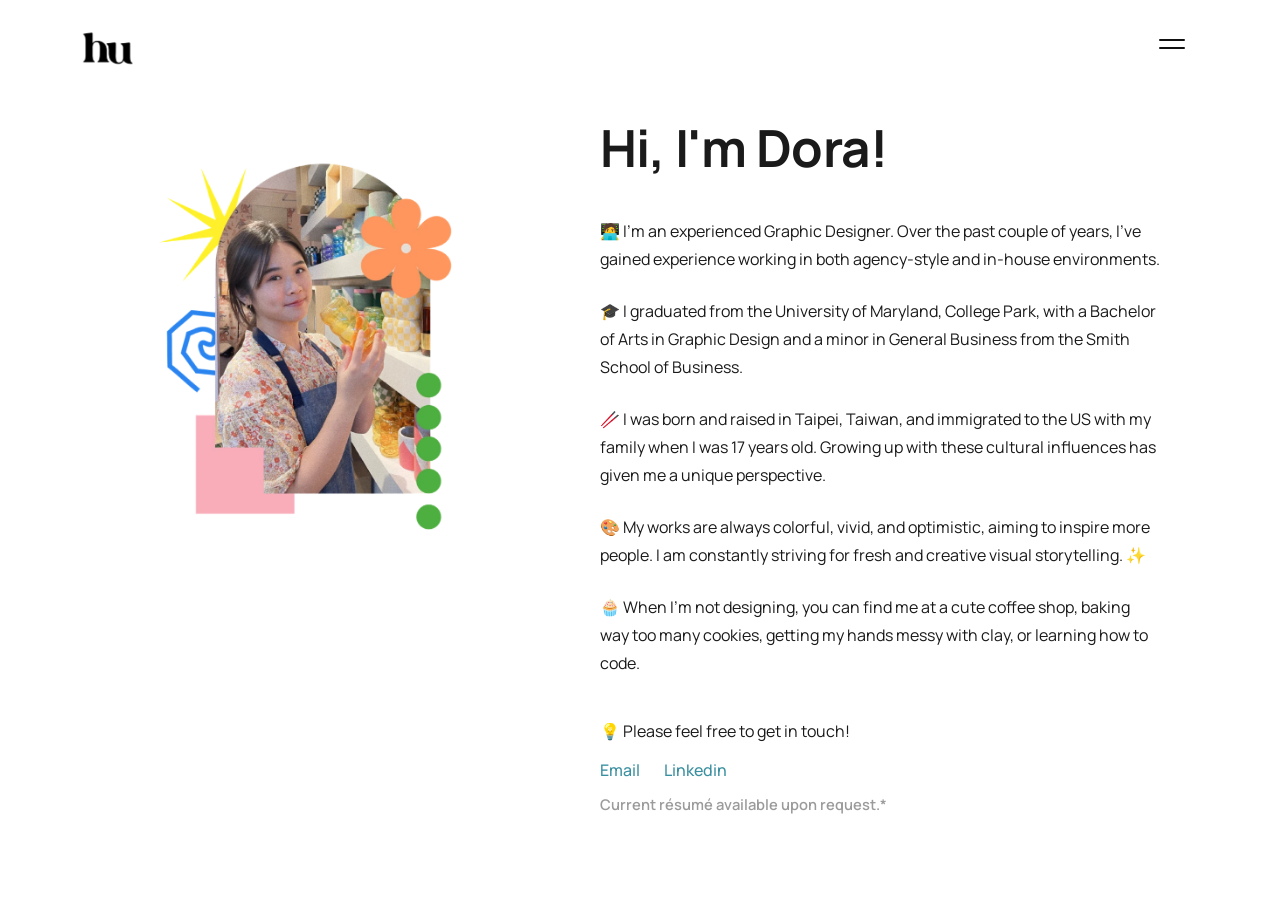
<file: about.html>
<!DOCTYPE html>
<html lang="en">
<head>
  <meta charset="UTF-8" />
  <meta name="viewport" content="width=device-width, initial-scale=1.0" />
  <title>About — Dora Hu Design</title>
  <meta name="description" content="About Dora Hu — Graphic Designer based in the Washington D.C. area." />
  
  <link rel="preconnect" href="https://fonts.googleapis.com" />
  <link rel="preconnect" href="https://fonts.gstatic.com" crossorigin />
  <link href="https://fonts.googleapis.com/css2?family=Playfair+Display:ital,wght@1,700&family=Inter:wght@300;400;500;600;700&family=Manrope:wght@400;500;600;700&display=swap" rel="stylesheet" />

  <style>
    *, *::before, *::after { box-sizing: border-box; margin: 0; padding: 0; }

    body {
      font-family: 'Manrope', sans-serif;
      background: #ffffff;
      color: #1a1a1a;
      min-height: 100vh;
      overflow-x: hidden;
    }

    a { text-decoration: none; color: inherit; }

    /* ─── NAV ─────────────────────────────────────────────── */
    nav {
      position: fixed;
      top: 0; left: 0; right: 0;
      z-index: 200;
      display: flex;
      align-items: center;
      justify-content: space-between;
      padding: 1rem 3rem;
      background: rgba(255,255,255,0.95);
      backdrop-filter: blur(10px);
    }

    .nav-logo {
      display: flex;
      align-items: center;
    }

    .nav-logo img {
      height: 36px;
      width: auto;
      display: block;
    }

    .nav-links {
      display: flex;
      align-items: center;
      gap: 2.25rem;
      list-style: none;
    }

    .nav-links a {
      font-family: 'Manrope', sans-serif;
      font-size: 0.9rem;
      font-weight: 400;
      color: #1a1a1a;
      text-decoration: none;
      transition: opacity 0.2s;
    }

    .nav-links a:hover { opacity: 0.5; }

    /* ─── MAIN LAYOUT ─────────────────────────────────────── */
    .page {
      min-height: 100vh;
      display: flex;
      align-items: flex-start;
      padding: 7rem 5rem 5rem;
      gap: 5rem;
      max-width: 1200px;
      margin: 0 auto;
    }

    /* ─── LEFT: PHOTO ─────────────────────────────────────── */
    .photo-col {
      flex: 0 0 400px;
      position: relative;
      display: flex;
      align-items: flex-start;
      justify-content: center;
    }

    .photo-frame {
      position: relative;
      width: 360px;
      z-index: 2;
    }

    .photo-frame img.main-photo {
      width: 100%;
      height: 450px;
      object-fit: cover;
      object-position: center top;
      border-radius: 200px 200px 20px 20px;
      display: block;
    }

    /* decorative shapes */
    .deco {
      position: absolute;
      pointer-events: none;
    }

    /* yellow starburst — top left */
    .deco-star {
      top: -30px;
      left: -60px;
      width: 80px;
      height: 80px;
      z-index: 3;
    }

    /* orange flower — top right */
    .deco-flower {
      top: -20px;
      right: -50px;
      width: 90px;
      height: 90px;
      z-index: 3;
    }

    /* blue spiral — bottom left */
    .deco-spiral {
      bottom: 60px;
      left: -55px;
      width: 75px;
      height: 75px;
      z-index: 3;
    }

    /* pink rectangle — bottom left */
    .deco-rect {
      bottom: 0;
      left: -10px;
      width: 100px;
      height: 90px;
      background: #f5b8c4;
      z-index: 1;
      border-radius: 4px;
    }

    /* green dots — right side */
    .deco-dots {
      right: -60px;
      top: 50%;
      transform: translateY(-50%);
      display: flex;
      flex-direction: column;
      gap: 10px;
      z-index: 3;
    }

    .deco-dots span {
      display: block;
      width: 18px;
      height: 18px;
      border-radius: 50%;
      background: #4caf50;
    }

    /* ─── RIGHT: TEXT ─────────────────────────────────────── */
    .text-col {
      flex: 1;
    }

    .text-col h1 {
      font-family: 'Manrope', sans-serif;
      font-size: clamp(2.4rem, 4vw, 3.2rem);
      font-weight: 700;
      letter-spacing: -0.01em;
      margin-bottom: 2.2rem;
      color: #1a1a1a;
    }

    .bio-list {
      display: flex;
      flex-direction: column;
      gap: 1.5rem;
      margin-bottom: 2.5rem;
    }

    .bio-item {
      font-size: 1rem;
      line-height: 1.75;
      color: #1a1a1a;
    }

    .contact-label {
      font-size: 1rem;
      line-height: 1.75;
      margin-bottom: 0.85rem;
      color: #1a1a1a;
    }

    .contact-links {
      display: flex;
      gap: 1.5rem;
      margin-bottom: 0.85rem;
    }

    .contact-links a {
      font-size: 1rem;
      font-weight: 500;
      color: #3a8fa0;
      transition: opacity 0.2s;
    }

    .contact-links a:hover { opacity: 0.65; }

    .resume-note {
      font-size: 0.92rem;
      font-weight: 600;
      color: #9b9b9b;
    }

    /* ─── HAMBURGER ───────────────────────────────────────── */
    .nav-hamburger {
      display: none;
      flex-direction: column;
      justify-content: center;
      gap: 5px;
      background: none;
      border: none;
      padding: 4px;
      cursor: pointer;
      z-index: 9999;
      position: relative;
    }

    .nav-hamburger span {
      display: block;
      width: 22px;
      height: 2px;
      background: #1a1a1a;
      border-radius: 2px;
      transition: transform 0.25s ease, opacity 0.2s ease;
    }

    .nav-hamburger.open span:nth-child(1) { transform: translateY(7px) rotate(45deg); }
    .nav-hamburger.open span:nth-child(2) { opacity: 0; }
    .nav-hamburger.open span:nth-child(3) { transform: translateY(-7px) rotate(-45deg); }

    /* ─── RESPONSIVE ──────────────────────────────────────── */
    @media (max-width: 620px) {
      nav { padding: 1rem 1.5rem; }

      .nav-links {
        display: none;
        position: fixed;
        top: 0; left: 0;
        width: 100vw;
        height: 100vh;
        background: #ffffff;
        flex-direction: column;
        align-items: center;
        justify-content: center;
        gap: 2.5rem;
        z-index: 9000;
      }

      .nav-links.open { display: flex; }

      .nav-links a {
        font-size: 1.6rem;
        font-weight: 700;
        color: #1a1a1a;
      }

      .nav-hamburger { display: flex; }

      .page {
        flex-direction: column;
        align-items: center;
        padding: 6rem 2rem 4rem;
        gap: 3rem;
      }

      .photo-col { flex: none; }

      .photo-frame { width: 280px; }

      .photo-frame img.main-photo { height: 340px; }
    }
  </style>
  <script>
    (function(){
      var c=document.createElement("canvas");c.width=64;c.height=64;
      var ctx=c.getContext("2d"),img=new Image();
      img.onload=function(){
        var pad=2,size=64-pad*2,sc=Math.min(size/img.width,size/img.height);
        var w=img.width*sc,h=img.height*sc;
        ctx.drawImage(img,(64-w)/2,(64-h)/2,w,h);
        var l=document.createElement("link");l.rel="icon";l.type="image/png";
        l.href=c.toDataURL("image/png");document.head.appendChild(l);
      };img.src="HU_Logo.png";
    })();
  </script>
  <!-- Google Analytics -->
  <script async src="https://www.googletagmanager.com/gtag/js?id=G-CXSVPXK3VE"></script>
  <script>
    window.dataLayer = window.dataLayer || [];
    function gtag(){dataLayer.push(arguments);}
    gtag('js', new Date());
    gtag('config', 'G-CXSVPXK3VE');
  </script>
  <link rel="stylesheet" href="BubbleMenu-v2.css" />
  <script src="https://cdnjs.cloudflare.com/ajax/libs/gsap/3.12.5/gsap.min.js"></script>
  <script src="BubbleMenu-v2.js"></script>
</head>
<body>

  <!-- NAV -->
  <nav>
    <a href="index.html" class="nav-logo">
      <img src="HU_Logo.png" alt="Dora Hu Design" />
    </a>
    <ul class="nav-links" id="nav-links">
    <li><a href="portfolio.html">Work</a></li>
    <li><a href="about.html">About</a></li>
    <li><a href="services.html">Services</a></li>
    <li><a href="#">Playground</a></li>
    <li><a href="#">Photography</a></li>
    </ul>
    <button class="nav-hamburger" id="hamburger" aria-label="Menu">
      <span></span><span></span><span></span>
    </button>
  </nav>

  <!-- MAIN -->
  <main class="page">

    <!-- LEFT: photo with decorative shapes -->
    <div class="photo-col">

      <!-- photo -->
      <div class="photo-frame">
        <img class="main-photo" src="Dora-protrait.png" alt="Dora Hu" />
      </div>

    </div>

    <!-- RIGHT: text -->
    <div class="text-col">
      <h1>Hi, I'm Dora!</h1>

      <div class="bio-list">
        <p class="bio-item">🧑‍💻 I'm an experienced Graphic Designer. Over the past couple of years, I've gained experience working in both agency-style and in-house environments.</p>
        <p class="bio-item">🎓 I graduated from the University of Maryland, College Park, with a Bachelor of Arts in Graphic Design and a minor in General Business from the Smith School of Business.</p>
        <p class="bio-item">🥢 I was born and raised in Taipei, Taiwan, and immigrated to the US with my family when I was 17 years old. Growing up with these cultural influences has given me a unique perspective.</p>
        <p class="bio-item">🎨 My works are always colorful, vivid, and optimistic, aiming to inspire more people. I am constantly striving for fresh and creative visual storytelling. ✨</p>
        <p class="bio-item">🧁 When I'm not designing, you can find me at a cute coffee shop, baking way too many cookies, getting my hands messy with clay, or learning how to code.</p>
      </div>

      <p class="contact-label">💡 Please feel free to get in touch!</p>
      <div class="contact-links">
        <a href="mailto:dorahudesign@gmail.com">Email</a>
        <a href="https://www.linkedin.com/in/dorahudesign" target="_blank" rel="noopener">Linkedin</a>
      </div>
      <p class="resume-note">Current résumé available upon request.*</p>
    </div>

  </main>


  <script>
    const hamburger = document.getElementById('hamburger');
    const navLinks = document.getElementById('nav-links');

    hamburger.addEventListener('click', () => {
      hamburger.classList.toggle('open');
      navLinks.classList.toggle('open');
    });

    // Close menu when a link is clicked
    navLinks.querySelectorAll('a').forEach(link => {
      link.addEventListener('click', () => {
        hamburger.classList.remove('open');
        navLinks.classList.remove('open');
      });
    });
  </script>

</body>
</html>
</file>
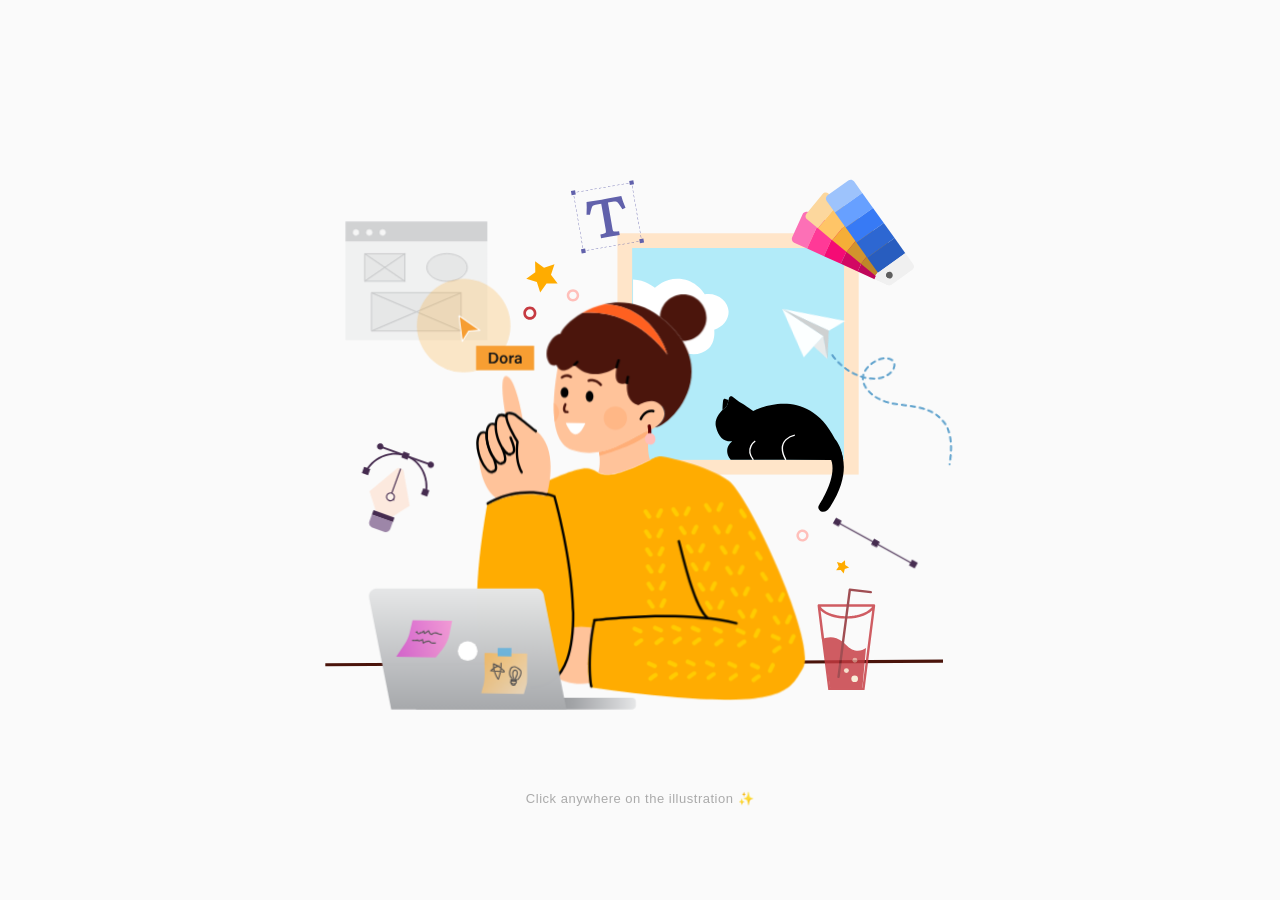
<file: animation-demo.html>
<!DOCTYPE html>
<html lang="en">
<head>
  <meta charset="UTF-8"/>
  <meta name="viewport" content="width=device-width, initial-scale=1.0"/>
  <title>Dora Illustration – Animated</title>
  <script src="https://cdnjs.cloudflare.com/ajax/libs/gsap/3.12.5/gsap.min.js"></script>
  <style>
    * { margin: 0; padding: 0; box-sizing: border-box; }
    body {
      background: #fafafa;
      display: flex;
      flex-direction: column;
      align-items: center;
      justify-content: center;
      min-height: 100vh;
    }
    #svg-container {
      width: min(90vw, 680px);
      cursor: pointer;
    }
    #svg-container svg {
      width: 100%;
      height: auto;
      overflow: visible;
    }
    .hint {
      text-align: center;
      margin-top: 12px;
      font-size: 13px;
      color: #aaa;
      letter-spacing: 0.04em;
      font-family: sans-serif;
    }
  </style>
</head>
<body>
<div id="svg-container">
<svg xmlns="http://www.w3.org/2000/svg" xmlns:xlink="http://www.w3.org/1999/xlink" viewBox="0 0 3000 3000">
  <defs>
    <style>
      .cls-1, .cls-2 {
        fill: none;
      }

      .cls-3 {
        fill: #377af5;
      }

      .cls-4 {
        fill: #fbb040;
        opacity: .3;
      }

      .cls-5 {
        fill: #ffbeb9;
      }

      .cls-6 {
        fill: #fc0;
      }

      .cls-7 {
        fill: #47abe2;
      }

      .cls-8 {
        fill: #8d292f;
      }

      .cls-9 {
        fill: #ffb786;
      }

      .cls-10 {
        fill: #c63a41;
      }

      .cls-11 {
        fill: #fce9de;
      }

      .cls-12 {
        fill: #f8ebd1;
      }

      .cls-13 {
        fill: #ffc39a;
      }

      .cls-14, .cls-15, .cls-2 {
        stroke-linecap: round;
        stroke-linejoin: round;
      }

      .cls-14, .cls-16 {
        fill: #d1d3d4;
        stroke-width: 4px;
      }

      .cls-14, .cls-16, .cls-17 {
        stroke: #939598;
      }

      .cls-18 {
        fill: url(#linear-gradient-4);
      }

      .cls-19 {
        fill: url(#linear-gradient-3);
      }

      .cls-20 {
        fill: url(#linear-gradient-2);
      }

      .cls-21 {
        fill: #231f20;
      }

      .cls-22 {
        fill: #ff3997;
      }

      .cls-23 {
        fill: #ebebeb;
      }

      .cls-24 {
        fill: #bf8728;
      }

      .cls-25 {
        fill: url(#radial-gradient);
      }

      .cls-15, .cls-26, .cls-27 {
        stroke-width: 5px;
      }

      .cls-15, .cls-28 {
        stroke: #fff;
      }

      .cls-15, .cls-29 {
        fill: #f7941d;
      }

      .cls-30 {
        fill: url(#linear-gradient);
      }

      .cls-31, .cls-26 {
        fill: #452b4f;
      }

      .cls-32 {
        fill: #ffae76;
      }

      .cls-33 {
        fill: #b2ebf9;
      }

      .cls-26, .cls-16, .cls-27, .cls-28, .cls-17 {
        stroke-miterlimit: 10;
      }

      .cls-26, .cls-27 {
        stroke: #452b4f;
      }

      .cls-34 {
        fill: #ffbfba;
      }

      .cls-35 {
        fill: #f50b75;
      }

      .cls-27 {
        fill: #fdf3eb;
      }

      .cls-36 {
        clip-path: url(#clippath-1);
      }

      .cls-37 {
        clip-path: url(#clippath-2);
      }

      .cls-38 {
        fill: #bf065a;
      }

      .cls-39 {
        fill: #fff;
      }

      .cls-28 {
        stroke-width: 6px;
      }

      .cls-40 {
        fill: #f0f0f0;
      }

      .cls-2 {
        stroke: #5a9fcb;
        stroke-dasharray: 20;
        stroke-width: 9px;
      }

      .cls-41 {
        fill: #67a0ff;
      }

      .cls-42 {
        fill: #9dc3fc;
      }

      .cls-43 {
        fill: #ffc567;
      }

      .cls-44 {
        opacity: .5;
      }

      .cls-45 {
        fill: #5f0000;
      }

      .cls-46 {
        fill: #5e5e5e;
      }

      .cls-47 {
        fill: #d2942d;
      }

      .cls-48 {
        fill: #6161ab;
      }

      .cls-49 {
        fill: #f5ae37;
      }

      .cls-50 {
        fill: #d20763;
      }

      .cls-51 {
        fill: #fcd79d;
      }

      .cls-52 {
        fill: #2d67d2;
      }

      .cls-53 {
        fill: #fc70b6;
      }

      .cls-54 {
        fill: #e6e7e8;
      }

      .cls-55 {
        fill: #ffe5c9;
      }

      .cls-56 {
        fill: #285dbf;
      }

      .cls-57 {
        fill: #9d86a8;
      }

      .cls-17 {
        fill: #f1f2f2;
        stroke-width: 2px;
      }

      .cls-58 {
        fill: #ff5f1f;
      }

      .cls-59 {
        fill: #4a140b;
      }

      .cls-60 {
        fill: #4a140b;
      }

      .cls-61 {
        fill: #ffac00;
      }

      .cls-62 {
        fill: #cfcfcf;
      }

      .cls-63 {
        fill: #a7a9ac;
      }
    </style>
    <clipPath id="clippath-1">
      <rect class="cls-1" x="1465.38" y="673.79" width="931.87" height="931.87"/>
    </clipPath>
    <clipPath id="clippath-2">
      <path class="cls-13" d="M1540.32,1610.07c-39.2,19.26-125.84,59.49-172.18,63.61-29.75,2.63-44.17-1.57-56.52-7.38,9.11-26.9,7.22-62.79,3.48-90.49,71.63-11.95,136.33-52.22,200.68-87.25,6.77-2.52,13.09-5.13,18.96-7.78-3.93,38.32-7.49,99.52,5.58,129.29Z"/>
    </clipPath>
    <radialGradient id="radial-gradient" cx="893.37" cy="2418.91" fx="460.6" fy="2725.75" r="530.52" gradientTransform="translate(-1490.67 90.8) rotate(-30.13) scale(1 1.33)" gradientUnits="userSpaceOnUse">
      <stop offset=".45" stop-color="#f894ff"/>
      <stop offset=".49" stop-color="#f898ff" stop-opacity=".96"/>
      <stop offset=".58" stop-color="#f9a4ff" stop-opacity=".85"/>
      <stop offset=".68" stop-color="#fab7ff" stop-opacity=".67"/>
      <stop offset=".81" stop-color="#fcd2ff" stop-opacity=".42"/>
      <stop offset=".96" stop-color="#fef4ff" stop-opacity=".1"/>
      <stop offset="1" stop-color="#fff" stop-opacity="0"/>
    </radialGradient>
    <linearGradient id="linear-gradient" x1="1481.6" y1="2684.66" x2="508.65" y2="2684.66" gradientUnits="userSpaceOnUse">
      <stop offset="0" stop-color="#e6e7e8"/>
      <stop offset=".09" stop-color="#cfd0d2"/>
      <stop offset=".28" stop-color="#a3a5a8"/>
      <stop offset=".38" stop-color="#939598"/>
    </linearGradient>
    <linearGradient id="linear-gradient-2" x1="739.7" y1="2176.38" x2="739.7" y2="2710.33" gradientUnits="userSpaceOnUse">
      <stop offset="0" stop-color="#e6e7e8"/>
      <stop offset="1" stop-color="#a7a9ac"/>
    </linearGradient>
    <linearGradient id="linear-gradient-3" x1="811.34" y1="2451.62" x2="987.92" y2="2628.2" gradientUnits="userSpaceOnUse">
      <stop offset=".03" stop-color="#ffb341"/>
      <stop offset="1" stop-color="#ffe2ba"/>
    </linearGradient>
    <linearGradient id="linear-gradient-4" x1="422.08" y1="2391.73" x2="666.9" y2="2391.73" gradientUnits="userSpaceOnUse">
      <stop offset="0" stop-color="#d937cc"/>
      <stop offset="1" stop-color="#ff7fd4"/>
    </linearGradient>
  </defs>
  <g id="Stars2">
    <g id="Circle3">
      <path class="cls-34" d="M2191.4,1950.87c-4.07-14.1,4.08-28.88,18.18-32.96,14.1-4.07,28.88,4.08,32.95,18.18,4.07,14.1-4.08,28.88-18.18,32.95-14.1,4.07-28.88-4.08-32.95-18.18ZM2232.33,1939.04c-2.45-8.47-11.33-13.37-19.8-10.92-8.47,2.45-13.37,11.33-10.92,19.8s11.33,13.37,19.8,10.92c8.47-2.45,13.37-11.33,10.92-19.8Z"/>
    </g>
    <g id="Star2">
      <polygon class="cls-61" points="2396.54 2110.15 2385.43 2094.29 2366.06 2094.45 2377.71 2078.98 2371.58 2060.61 2389.89 2066.91 2405.46 2055.4 2405.13 2074.76 2420.89 2086.01 2402.37 2091.68 2396.54 2110.15"/>
    </g>
  </g>
  <g id="Stars1">
    <g id="Circle2">
      <path class="cls-34" d="M1204.23,910.57c-14.67,0-26.61-11.94-26.61-26.61s11.94-26.61,26.61-26.61,26.61,11.94,26.61,26.61-11.94,26.61-26.61,26.61ZM1204.23,867.97c-8.82,0-15.99,7.17-15.99,15.99s7.17,15.99,15.99,15.99,15.99-7.17,15.99-15.99-7.17-15.99-15.99-15.99Z"/>
    </g>
    <g id="Circle1">
      <path class="cls-10" d="M1014.09,989.08c-14.67,0-26.61-11.94-26.61-26.61s11.94-26.61,26.61-26.61,26.61,11.94,26.61,26.61-11.94,26.61-26.61,26.61ZM1014.09,946.48c-8.82,0-15.99,7.17-15.99,15.99s7.17,15.99,15.99,15.99,15.99-7.17,15.99-15.99-7.17-15.99-15.99-15.99Z"/>
    </g>
    <g id="Star1">
      <polygon class="cls-61" points="1079.21 857.94 1056.99 826.22 1018.26 826.54 1041.56 795.6 1029.28 758.87 1065.91 771.47 1097.05 748.44 1096.39 787.17 1127.91 809.67 1090.87 821 1079.21 857.94"/>
    </g>
  </g>
  <g id="Window">
    <rect id="Window_Frame" data-name="Window Frame" class="cls-55" x="1400.47" y="610.12" width="1064.36" height="1064.36"/>
    <g id="Sky_View" data-name="Sky View">
      <rect id="Sky" class="cls-33" x="1465.37" y="675.01" width="934.56" height="934.56"/>
    </g>
    <g id="Cloud">
      <g class="cls-36">
        <path id="Cloud-2" data-name="Cloud" class="cls-39" d="M1338.32,879.04c7.25-10.35,36.25-49.17,90.12-61.69,72.12-16.76,127.42,27.91,133.83,33.28,6.25-6.05,47.81-44.92,110.05-39.78,70.03,5.78,105.77,62.28,109.37,68.19,55.86-9.25,103.18,30.95,105.25,74.88,1.6,34.01-23.97,68.95-63.41,81.29.81,7.3,5.35,54.39-26.01,84.54-35.09,33.73-102.26,33.91-152.83-9.76-24.54,13.73-91.65,46.86-176.92,34.01-40.13-6.05-71.57-20.36-92.62-32.39-50.14,27.92-108.82,13.78-133.67-24.39-17.35-26.65-16.91-63.01-.93-94.3-30.51-41.07-20.96-94.84,11.47-117.06,23.57-16.15,58.15-14.9,86.31,3.16Z"/>
      </g>
    </g>
  </g>
  <g id="Cat">
    <g id="Body">
      <path d="M2396.27,1609.82h-51.68l-201.24-.08-143.29-.06h0l-99.87-.04c-35.3-45.04-1.06-75.98,6.7-82.1-33.43,3.72-60.32-15.69-72.09-65.55-6.8-28.77,12.53-55.4,29-72.1,5.31-5.39,10.33-9.75,14.07-12.81,4.35-3.56,7.42-8.45,8.69-13.92l4.08-17.48,2.26-9.71c1.61-6.92,9.92-9.73,15.4-5.23,10.78,8.84,26.74,21.34,38.46,27.95,19.37,10.91,53.42,35.61,53.42,35.61,0,0,233.25-127.41,360.11,123.17,0,0,1.03,1.09,2.76,3.24,7.59,9.5,28.57,39.79,33.23,89.11Z"/>
      <path class="cls-28" d="M2182.95,1500.25s-90.03,17.22-39.56,109.58"/>
      <path class="cls-28" d="M2000.05,1609.68c-39.35-50.38,8.31-83.07,8.31-83.07"/>
      <path d="M1890.63,1345.68l-4.08,17.48c-1.27,5.47-4.34,10.36-8.69,13.92-3.74,3.06-8.76,7.42-14.07,12.81-.11-14.94,1.72-32.57,3.02-43.06.58-4.74,5.4-7.72,9.9-6.11l13.92,4.96Z"/>
    </g>
    <path id="Tail" d="M2339.24,1816.91s-17.54,30.43-42.28,19.32c0,0-19.1-12.32-5.46-29.46,0,0,72.37-107.91,55.24-184.92-2.25-10.13-6.05-19.72-11.76-28.47l30.21-60.64c14.93,18.7,81.69,117.82-25.95,284.17Z"/>
  </g>
  <g id="Desktop">
    <g id="Desktop-2" data-name="Desktop">
      <line class="cls-60" x1="111.49" y1="2513.99" x2="2836.71" y2="2497.63"/>
      <rect class="cls-60" x="111.46" y="2499.17" width="2725.27" height="13.28" transform="translate(-14.66 8.68) rotate(-.34)"/>
    </g>
  </g>
  <g id="Drink">
    <g>
      <path id="Cup" class="cls-10" d="M2536.31,2243.57c-1-1.14-2.45-1.79-3.98-1.79h-243.6c-1.52,0-2.98.66-3.99,1.8-1,1.15-1.47,2.68-1.27,4.19l.42,3.27h0s18.15,143.27,18.15,143.27l28.55,225.46h159.92l26.71-210.94,19.93-157.43v-.02l.45-3.64c.19-1.51-.28-3.02-1.29-4.17ZM2505.17,2419.38c-.19,1.94-1.69,13.29-1.88,14.83l-.03.21-22.11,174.73h-141.2s-26.66-210.62-26.68-210.78c-.01-.06-.11-.89-.34-2.7-.22-1.77-.55-4.48-1.06-8.3-.24-2.04-.51-4.07-.77-6.1-.4-3.14-.8-6.29-1.19-9.43-.53-4.17-1.06-8.35-1.59-12.52-.62-4.88-1.24-9.75-1.85-14.63-.67-5.23-1.33-10.46-1.99-15.7-.67-5.25-1.34-10.51-2-15.77-.63-4.94-1.26-9.89-1.88-14.83-.55-4.3-1.09-8.59-1.63-12.88-.42-3.31-.84-6.62-1.26-9.92-.25-1.98-.5-3.97-.76-5.95-.05-.42-.1-.84-.15-1.26.19.19.4.37.59.55.28.26.56.51.84.77.59.54,1.2,1.07,1.81,1.6.28.23.55.47.83.7.77.65,1.56,1.28,2.36,1.91.12.1.24.2.37.29,24.37,18.9,55.62,27.19,85.95,29.42,32.68,2.41,65.84.8,96.5-11.71,8.03-3.27,15.8-7.21,23.12-11.86,3.01-1.91,5.95-3.93,8.77-6.12.41-.33.81-.66,1.22-.99.61-.49,1.22-.98,1.81-1.48.42-.36.83-.73,1.24-1.09.54-.48,1.09-.96,1.61-1.45.15-.13.31-.27.45-.4l-19.1,150.86ZM2524.16,2252.77c-.2.28-.43.55-.64.82-3.06,3.96-6.84,7.74-11.33,11.33-2.12,1.69-4.37,3.34-6.8,4.94-.25.17-.51.34-.76.51-.46.29-.93.59-1.42.89-1.9,1.18-3.61,2.18-5.29,3.09-.42.24-.84.47-1.28.71-.44.23-.9.47-1.38.71-1.08.57-2.2,1.12-3.34,1.67-.37.18-.75.36-1.13.54-.63.29-1.26.59-2.01.92-.25.1-.51.22-.79.33-.45.22-.91.42-1.4.63s-1,.42-1.55.64c-.4.16-.8.33-1.2.49-.74.31-1.49.61-2.29.9l-.05.02-.27.1c-.46.17-.92.35-1.38.52-.63.24-1.25.47-1.84.68-.02,0-.04.02-.05.02-.1.04-.19.08-.28.12-.06.01-.12.03-.18.05-.03.01-.06.02-.09.03l-6.78,2.22c-1.77.54-3.58,1.05-5.48,1.56-1.14.32-2.29.63-3.52.92-.43.11-.85.21-1.28.32-.42.1-.85.2-1.29.31-.87.2-1.76.4-2.7.59-.72.16-1.45.32-2.2.48-.75.15-1.51.3-2.3.45-1.08.23-2.18.43-3.3.63l-5.88.94c-.81.11-1.62.23-2.44.34-.63.09-1.26.18-1.91.26l-.19.02-.42.05c-.99.11-2.01.23-3.06.34-.35.04-.69.07-1.05.11-.94.11-1.9.2-2.9.28-.33.03-.65.05-1,.08-.23.03-.46.05-.69.07-.69.07-1.39.12-2.2.16-.98.08-1.98.15-3.19.22-.24.02-.49.02-.75.04-.81.05-1.63.07-2.45.1-.43.01-.86.04-1.29.05-.17,0-.33.01-.5.03-.15.02-.3.02-.46.02h-.6c-1.49.06-2.97.08-4.52.11-.5.02-1,.02-1.49.02h-.98c-1.62,0-3.23-.02-4.84-.05-.54-.01-1.07-.04-1.61-.05-1.07-.03-2.13-.06-3.2-.11-.62-.03-1.25-.06-1.87-.1-.97-.05-1.94-.1-2.9-.16-.66-.04-1.32-.1-1.98-.14-.92-.07-1.83-.14-2.74-.22-.68-.06-1.35-.13-2.03-.19-.89-.09-1.77-.17-2.66-.27-.68-.07-1.36-.15-2.04-.23-.86-.11-1.73-.21-2.59-.32-.68-.09-1.35-.19-2.03-.28-.85-.12-1.7-.24-2.55-.37-.67-.11-1.34-.21-2-.32-.84-.14-1.68-.28-2.52-.43-.66-.12-1.32-.24-1.97-.36-.84-.15-1.67-.31-2.49-.48-.65-.13-1.29-.26-1.93-.39-.83-.17-1.65-.35-2.47-.54-.63-.14-1.25-.28-1.87-.42-.82-.19-1.64-.4-2.46-.6-.6-.15-1.21-.3-1.8-.45-.83-.21-1.65-.44-2.47-.66-.57-.16-1.15-.31-1.71-.47-.85-.24-1.68-.49-2.51-.74-.53-.16-1.06-.31-1.59-.48-.87-.27-1.73-.55-2.58-.83-.48-.15-.96-.31-1.43-.46-.95-.33-1.88-.66-2.81-.99-.36-.13-.73-.26-1.09-.39-1.26-.46-2.5-.93-3.72-1.42-.03-.01-.06-.02-.09-.03-1.28-.51-2.53-1.03-3.77-1.56-.19-.08-.37-.17-.56-.25-1.02-.44-2.04-.89-3.03-1.35-.36-.17-.72-.35-1.08-.52-.8-.38-1.61-.77-2.4-1.16-.42-.21-.82-.43-1.23-.64-.72-.37-1.43-.73-2.13-1.11-.43-.24-.86-.48-1.29-.72-.65-.36-1.31-.72-1.94-1.1-.44-.25-.87-.51-1.3-.77-.61-.37-1.22-.74-1.81-1.11-.44-.27-.86-.55-1.28-.82-.58-.37-1.14-.75-1.7-1.13-.42-.28-.84-.57-1.25-.86-.54-.38-1.07-.76-1.59-1.15-.41-.3-.81-.6-1.21-.9-.5-.39-1-.78-1.49-1.17-.39-.31-.78-.62-1.16-.94-.47-.39-.94-.79-1.39-1.19-.38-.32-.75-.65-1.11-.97-.44-.41-.87-.81-1.3-1.22-.35-.33-.7-.67-1.04-1-.41-.41-.81-.83-1.21-1.24-.33-.35-.66-.69-.97-1.04-.39-.42-.75-.84-1.12-1.26-.3-.36-.61-.71-.9-1.06-.36-.43-.69-.87-1.03-1.3-.28-.36-.56-.72-.83-1.08-.04-.06-.08-.12-.12-.18h227.63c-.09.12-.17.24-.27.37Z"/>
      <path id="Liquid" class="cls-10" d="M2503.11,2437.59l-22.12,174.72h-141.19s-26.67-210.61-26.69-210.77c-.01-.06-.1-.89-.33-2.7,23.64-10.06,55.79-14.06,88.18,11.79,4.22,3.34,8.46,7.23,12.67,11.66,35.1,36.96,66.98,30.22,89.48,15.3Z"/>
      <path id="Straw" class="cls-8" d="M2518.96,2182.63l-92.59-10.68c-2.9-.33-5.5,1.72-5.88,4.59l-13.98,107.85-22.32,170.03c-.07.56-.05,1.12.04,1.65l-13.62,105.07c-.38,2.91,1.68,5.57,4.59,5.95.23.03.46.04.69.04,2.63,0,4.91-1.95,5.26-4.63l17.61-135.82c.06-.5.05-.98-.02-1.45l13.46-102.51c.05-.2.11-.39.13-.6l4.48-34.56,1.16-8.8c.01-.1.02-.19.02-.29l12.36-95.37,87.38,10.08c2.89.32,5.55-1.75,5.89-4.67.33-2.92-1.76-5.55-4.67-5.89Z"/>
      <g id="Bubbles">
        <circle class="cls-12" cx="2448.1" cy="2502.04" r="10.81"/>
        <circle class="cls-12" cx="2410.53" cy="2536.81" r="10.81"/>
        <circle class="cls-12" cx="2447.11" cy="2570.03" r="14.77"/>
      </g>
    </g>
  </g>
  <g id="Girl">
    <g>
      <g id="Body-2" data-name="Body">
        <g id="Body-3" data-name="Body">
          <path class="cls-13" d="M1276.5,2595.54c-12.06,1.89-24.59,2.87-37.45,2.87-45.04,0-86.1-12.11-117.2-32.03,22.58-56.46,32.43-128.36,34.42-204.74,24.67-9.48,52.85-14.82,82.78-14.82,17.63,0,34.69,1.86,50.75,5.34-27.41,125.92-22.42,201.77-13.31,243.39Z"/>
          <g>
            <path class="cls-61" d="M2218.42,2525.5c-63.05,103.18-74.87,206.31-936.82,89.11-1.73-5.34-3.48-11.66-5.1-19.07-9.11-41.62-14.1-117.47,13.31-243.39-16.07-3.48-33.12-5.34-50.75-5.34-29.93,0-58.11,5.34-82.78,14.82,6.19-236.22-62.68-515.59-62.68-515.59-10.6-4.01-21.09-7.46-31.39-10.36,6.61-20.42,21.59-72.53,23.16-129.63,38.62-17.98,140.92-63.34,178.5-57.55,24.01,3.69,34.74,11.63,47.75,17.79,12.35,5.82,26.77,10.01,56.52,7.38,46.35-4.12,132.98-44.35,172.18-63.61,12.51-6.11,20.19-10.12,20.19-10.12,0,0,14.37-7.17,30.57-5.39,16.17,1.81,203.1,39.17,295.47,105.55,92.35,66.4,395.36,721.5,331.88,825.4Z"/>
            <path d="M1924.05,2334.56c-.43,0-.87-.05-1.3-.16-123.1-31.14-286.19-32.61-401.35-28.34-124.95,4.62-221.96,16.8-222.92,16.92-2.91.37-5.57-1.69-5.94-4.6-.37-2.91,1.69-5.57,4.6-5.94.97-.12,98.36-12.35,223.77-16.99,115.87-4.3,280.1-2.8,404.44,28.66,2.85.72,4.57,3.61,3.85,6.45-.61,2.41-2.77,4.01-5.15,4.01Z"/>
            <path d="M1795.55,2310.52c-1.26,0-2.52-.44-3.54-1.35-53.3-47.58-98.28-222.39-119.9-306.4-3.92-15.23-7.02-27.26-8.83-33.13-.87-2.8.7-5.78,3.5-6.64,2.8-.87,5.78.7,6.64,3.5,1.89,6.11,4.86,17.65,8.97,33.62,19.69,76.51,65.8,255.69,116.69,301.12,2.19,1.95,2.38,5.31.43,7.5-1.05,1.17-2.51,1.77-3.97,1.77Z"/>
            <path class="cls-6" d="M1591.75,1823.77c-5.23-1.87-9.89,1.09-12.1,5.72-4.01,8.41-8.03,16.82-12.04,25.23-2.2,4.61,1.26,10.51,5.72,12.1,5.23,1.87,9.89-1.09,12.1-5.72,4.01-8.41,8.03-16.82,12.04-25.23,2.2-4.61-1.26-10.51-5.72-12.1Z"/>
            <path class="cls-6" d="M1515.22,1829.68c-4.26,3.56-4.07,9.08-1.19,13.33,5.22,7.72,10.44,15.44,15.66,23.16,2.86,4.24,9.7,4.23,13.33,1.19,4.26-3.56,4.07-9.08,1.19-13.33-5.22-7.72-10.44-15.44-15.66-23.16-2.86-4.24-9.7-4.23-13.33-1.19Z"/>
            <path class="cls-6" d="M1594.17,1912.11c-5.23-1.87-9.89,1.09-12.1,5.72-4.01,8.41-8.03,16.82-12.04,25.23-2.2,4.61,1.26,10.51,5.72,12.1,5.23,1.87,9.89-1.09,12.1-5.72,4.01-8.41,8.03-16.82,12.04-25.23,2.2-4.61-1.26-10.51-5.72-12.1Z"/>
            <path class="cls-6" d="M1517.64,1918.02c-4.26,3.56-4.07,9.08-1.19,13.33,5.22,7.72,10.44,15.44,15.66,23.16,2.86,4.24,9.7,4.23,13.33,1.19,4.26-3.56,4.07-9.08,1.19-13.33-5.22-7.72-10.44-15.44-15.66-23.16-2.86-4.24-9.7-4.23-13.33-1.19Z"/>
            <path class="cls-6" d="M1599.01,1991.98c-5.23-1.87-9.89,1.09-12.1,5.72-4.01,8.41-8.03,16.82-12.04,25.23-2.2,4.61,1.26,10.51,5.72,12.1,5.23,1.87,9.89-1.09,12.1-5.72,4.01-8.41,8.03-16.82,12.04-25.23,2.2-4.61-1.26-10.51-5.72-12.1Z"/>
            <path class="cls-6" d="M1522.48,1997.89c-4.26,3.56-4.07,9.08-1.19,13.33,5.22,7.72,10.44,15.44,15.66,23.16,2.86,4.24,9.7,4.23,13.33,1.19,4.26-3.56,4.07-9.08,1.19-13.33-5.22-7.72-10.44-15.44-15.66-23.16-2.86-4.24-9.7-4.23-13.33-1.19Z"/>
            <path class="cls-6" d="M1602.64,2067.01c-5.23-1.87-9.89,1.09-12.1,5.72-4.01,8.41-8.03,16.82-12.04,25.23-2.2,4.61,1.26,10.51,5.72,12.1,5.23,1.87,9.89-1.09,12.1-5.72,4.01-8.41,8.03-16.82,12.04-25.23,2.2-4.61-1.26-10.51-5.72-12.1Z"/>
            <path class="cls-6" d="M1526.11,2072.92c-4.26,3.56-4.07,9.08-1.19,13.33,5.22,7.72,10.44,15.44,15.66,23.16,2.86,4.24,9.7,4.23,13.33,1.19,4.26-3.56,4.07-9.08,1.19-13.33-5.22-7.72-10.44-15.44-15.66-23.16-2.86-4.24-9.7-4.23-13.33-1.19Z"/>
            <path class="cls-6" d="M1606.27,2143.24c-5.23-1.87-9.89,1.09-12.1,5.72-4.01,8.41-8.03,16.82-12.04,25.23-2.2,4.61,1.26,10.51,5.72,12.1,5.23,1.87,9.89-1.09,12.1-5.72,4.01-8.41,8.03-16.82,12.04-25.23,2.2-4.61-1.26-10.51-5.72-12.1Z"/>
            <path class="cls-6" d="M1529.74,2149.15c-4.26,3.56-4.07,9.08-1.19,13.33,5.22,7.72,10.44,15.44,15.66,23.16,2.86,4.24,9.7,4.23,13.33,1.19,4.26-3.56,4.07-9.08,1.19-13.33-5.22-7.72-10.44-15.44-15.66-23.16-2.86-4.24-9.7-4.23-13.33-1.19Z"/>
            <path class="cls-6" d="M1608.7,2220.69c-5.23-1.87-9.89,1.09-12.1,5.72-4.01,8.41-8.03,16.82-12.04,25.23-2.2,4.61,1.26,10.51,5.72,12.1,5.23,1.87,9.89-1.09,12.1-5.72,4.01-8.41,8.03-16.82,12.04-25.23,2.2-4.61-1.26-10.51-5.72-12.1Z"/>
            <path class="cls-6" d="M1532.16,2226.6c-4.26,3.56-4.07,9.08-1.19,13.33,5.22,7.72,10.44,15.44,15.66,23.16,2.86,4.24,9.7,4.23,13.33,1.19,4.26-3.56,4.07-9.08,1.19-13.33-5.22-7.72-10.44-15.44-15.66-23.16-2.86-4.24-9.7-4.23-13.33-1.19Z"/>
            <path class="cls-6" d="M1713.98,1814.09c-5.23-1.87-9.89,1.09-12.1,5.72-4.01,8.41-8.03,16.82-12.04,25.23-2.2,4.61,1.26,10.51,5.72,12.1,5.23,1.87,9.89-1.09,12.1-5.72,4.01-8.41,8.03-16.82,12.04-25.23,2.2-4.61-1.26-10.51-5.72-12.1Z"/>
            <path class="cls-6" d="M1637.44,1820c-4.26,3.56-4.07,9.08-1.19,13.33,5.22,7.72,10.44,15.44,15.66,23.16,2.86,4.24,9.7,4.23,13.33,1.19,4.26-3.56,4.07-9.08,1.19-13.33-5.22-7.72-10.44-15.44-15.66-23.16-2.86-4.24-9.7-4.23-13.33-1.19Z"/>
            <path class="cls-6" d="M1748.05,1895.42c-5.23-1.87-9.89,1.09-12.1,5.72-4.01,8.41-8.03,16.82-12.04,25.23-2.2,4.61,1.26,10.51,5.72,12.1,5.23,1.87,9.89-1.09,12.1-5.72,4.01-8.41,8.03-16.82,12.04-25.23,2.2-4.61-1.26-10.51-5.72-12.1Z"/>
            <path class="cls-6" d="M1671.52,1901.33c-4.26,3.56-4.07,9.08-1.19,13.33,5.22,7.72,10.44,15.44,15.66,23.16,2.86,4.24,9.7,4.23,13.33,1.19,4.26-3.56,4.07-9.08,1.19-13.33-5.22-7.72-10.44-15.44-15.66-23.16-2.86-4.24-9.7-4.23-13.33-1.19Z"/>
            <path class="cls-6" d="M1778.39,1977.05c-5.23-1.87-9.89,1.09-12.1,5.72-4.01,8.41-8.03,16.82-12.04,25.23-2.2,4.61,1.26,10.51,5.72,12.1,5.23,1.87,9.89-1.09,12.1-5.72,4.01-8.41,8.03-16.82,12.04-25.23,2.2-4.61-1.26-10.51-5.72-12.1Z"/>
            <path class="cls-6" d="M1701.85,1982.96c-4.26,3.56-4.07,9.08-1.19,13.33,5.22,7.72,10.44,15.44,15.66,23.16,2.86,4.24,9.7,4.23,13.33,1.19,4.26-3.56,4.07-9.08,1.19-13.33-5.22-7.72-10.44-15.44-15.66-23.16-2.86-4.24-9.7-4.23-13.33-1.19Z"/>
            <path class="cls-6" d="M1800.95,2056.29c-5.23-1.87-9.89,1.09-12.1,5.72-4.01,8.41-8.03,16.82-12.04,25.23-2.2,4.61,1.26,10.51,5.72,12.1,5.23,1.87,9.89-1.09,12.1-5.72,4.01-8.41,8.03-16.82,12.04-25.23,2.2-4.61-1.26-10.51-5.72-12.1Z"/>
            <path class="cls-6" d="M1724.42,2062.2c-4.26,3.56-4.07,9.08-1.19,13.33,5.22,7.72,10.44,15.44,15.66,23.16,2.86,4.24,9.7,4.23,13.33,1.19,4.26-3.56,4.07-9.08,1.19-13.33-5.22-7.72-10.44-15.44-15.66-23.16-2.86-4.24-9.7-4.23-13.33-1.19Z"/>
            <path class="cls-6" d="M1831.07,2144.67c-5.23-1.87-9.89,1.09-12.1,5.72-4.01,8.41-8.03,16.82-12.04,25.23-2.2,4.61,1.26,10.51,5.72,12.1,5.23,1.87,9.89-1.09,12.1-5.72,4.01-8.41,8.03-16.82,12.04-25.23,2.2-4.61-1.26-10.51-5.72-12.1Z"/>
            <path class="cls-6" d="M1754.53,2150.58c-4.26,3.56-4.07,9.08-1.19,13.33,5.22,7.72,10.44,15.44,15.66,23.16,2.86,4.24,9.7,4.23,13.33,1.19,4.26-3.56,4.07-9.08,1.19-13.33-5.22-7.72-10.44-15.44-15.66-23.16-2.86-4.24-9.7-4.23-13.33-1.19Z"/>
            <path class="cls-6" d="M1864.59,2226.09c-5.23-1.87-9.89,1.09-12.1,5.72-4.01,8.41-8.03,16.82-12.04,25.23-2.2,4.61,1.26,10.51,5.72,12.1,5.23,1.87,9.89-1.09,12.1-5.72,4.01-8.41,8.03-16.82,12.04-25.23,2.2-4.61-1.26-10.51-5.72-12.1Z"/>
            <path class="cls-6" d="M1788.06,2232c-4.26,3.56-4.07,9.08-1.19,13.33,5.22,7.72,10.44,15.44,15.66,23.16,2.86,4.24,9.7,4.23,13.33,1.19,4.26-3.56,4.07-9.08,1.19-13.33-5.22-7.72-10.44-15.44-15.66-23.16-2.86-4.24-9.7-4.23-13.33-1.19Z"/>
            <path class="cls-6" d="M1858.21,1795.05c-5.23-1.87-9.89,1.09-12.1,5.72-4.01,8.41-8.03,16.82-12.04,25.23-2.2,4.61,1.26,10.51,5.72,12.1,5.23,1.87,9.89-1.09,12.1-5.72,4.01-8.41,8.03-16.82,12.04-25.23,2.2-4.61-1.26-10.51-5.72-12.1Z"/>
            <path class="cls-6" d="M1781.67,1800.96c-4.26,3.56-4.07,9.08-1.19,13.33,5.22,7.72,10.44,15.44,15.66,23.16,2.86,4.24,9.7,4.23,13.33,1.19,4.26-3.56,4.07-9.08,1.19-13.33-5.22-7.72-10.44-15.44-15.66-23.16-2.86-4.24-9.7-4.23-13.33-1.19Z"/>
            <path class="cls-6" d="M1898.34,1891.86c-5.23-1.87-9.89,1.09-12.1,5.72-4.01,8.41-8.03,16.82-12.04,25.23-2.2,4.61,1.26,10.51,5.72,12.1,5.23,1.87,9.89-1.09,12.1-5.72,4.01-8.41,8.03-16.82,12.04-25.23,2.2-4.61-1.26-10.51-5.72-12.1Z"/>
            <path class="cls-6" d="M1821.8,1897.77c-4.26,3.56-4.07,9.08-1.19,13.33,5.22,7.72,10.44,15.44,15.66,23.16,2.86,4.24,9.7,4.23,13.33,1.19,4.26-3.56,4.07-9.08,1.19-13.33-5.22-7.72-10.44-15.44-15.66-23.16-2.86-4.24-9.7-4.23-13.33-1.19Z"/>
            <path class="cls-6" d="M1928.93,1981.25c-5.23-1.87-9.89,1.09-12.1,5.72-4.01,8.41-8.03,16.82-12.04,25.23-2.2,4.61,1.26,10.51,5.72,12.1,5.23,1.87,9.89-1.09,12.1-5.72,4.01-8.41,8.03-16.82,12.04-25.23,2.2-4.61-1.26-10.51-5.72-12.1Z"/>
            <path class="cls-6" d="M1852.4,1987.16c-4.26,3.56-4.07,9.08-1.19,13.33,5.22,7.72,10.44,15.44,15.66,23.16,2.86,4.24,9.7,4.23,13.33,1.19,4.26-3.56,4.07-9.08,1.19-13.33-5.22-7.72-10.44-15.44-15.66-23.16-2.86-4.24-9.7-4.23-13.33-1.19Z"/>
            <path class="cls-6" d="M1952.88,2072.25c-5.23-1.87-9.89,1.09-12.1,5.72-4.01,8.41-8.03,16.82-12.04,25.23-2.2,4.61,1.26,10.51,5.72,12.1,5.23,1.87,9.89-1.09,12.1-5.72,4.01-8.41,8.03-16.82,12.04-25.23,2.2-4.61-1.26-10.51-5.72-12.1Z"/>
            <path class="cls-6" d="M1876.34,2078.16c-4.26,3.56-4.07,9.08-1.19,13.33,5.22,7.72,10.44,15.44,15.66,23.16,2.86,4.24,9.7,4.23,13.33,1.19,4.26-3.56,4.07-9.08,1.19-13.33-5.22-7.72-10.44-15.44-15.66-23.16-2.86-4.24-9.7-4.23-13.33-1.19Z"/>
            <path class="cls-6" d="M1976.56,2166.45c-5.23-1.87-9.89,1.09-12.1,5.72-4.01,8.41-8.03,16.82-12.04,25.23-2.2,4.61,1.26,10.51,5.72,12.1,5.23,1.87,9.89-1.09,12.1-5.72,4.01-8.41,8.03-16.82,12.04-25.23,2.2-4.61-1.26-10.51-5.72-12.1Z"/>
            <path class="cls-6" d="M1900.02,2172.36c-4.26,3.56-4.07,9.08-1.19,13.33,5.22,7.72,10.44,15.44,15.66,23.16,2.86,4.24,9.7,4.23,13.33,1.19,4.26-3.56,4.07-9.08,1.19-13.33-5.22-7.72-10.44-15.44-15.66-23.16-2.86-4.24-9.7-4.23-13.33-1.19Z"/>
            <path class="cls-6" d="M2008.27,2264.41c-5.23-1.87-9.89,1.09-12.1,5.72-4.01,8.41-8.03,16.82-12.04,25.23-2.2,4.61,1.26,10.51,5.72,12.1,5.23,1.87,9.89-1.09,12.1-5.72,4.01-8.41,8.03-16.82,12.04-25.23,2.2-4.61-1.26-10.51-5.72-12.1Z"/>
            <path class="cls-6" d="M1931.74,2270.32c-4.26,3.56-4.07,9.08-1.19,13.33,5.22,7.72,10.44,15.44,15.66,23.16,2.86,4.24,9.7,4.23,13.33,1.19,4.26-3.56,4.07-9.08,1.19-13.33-5.22-7.72-10.44-15.44-15.66-23.16-2.86-4.24-9.7-4.23-13.33-1.19Z"/>
            <path class="cls-6" d="M1465.84,2352.23c-1.69,5.29,1.43,9.85,6.14,11.9,8.54,3.72,17.08,7.45,25.62,11.17,4.69,2.04,10.46-1.62,11.9-6.13,1.69-5.29-1.43-9.85-6.14-11.9-8.54-3.72-17.08-7.45-25.62-11.17-4.69-2.04-10.46,1.62-11.9,6.13Z"/>
            <path class="cls-6" d="M1474.36,2428.52c3.71,4.13,9.22,3.75,13.37.73,7.54-5.48,15.07-10.96,22.61-16.44,4.13-3.01,3.9-9.84.73-13.37-3.71-4.13-9.22-3.75-13.37-.73-7.54,5.48-15.07,10.96-22.61,16.44-4.13,3.01-3.9,9.84-.73,13.37Z"/>
            <path class="cls-6" d="M1556.22,2347.57c-1.69,5.29,1.43,9.85,6.14,11.9,8.54,3.72,17.08,7.45,25.62,11.17,4.69,2.04,10.46-1.62,11.9-6.13,1.69-5.29-1.43-9.85-6.14-11.9-8.54-3.72-17.08-7.45-25.62-11.17-4.69-2.04-10.46,1.62-11.9,6.13Z"/>
            <path class="cls-6" d="M1564.74,2423.86c3.71,4.13,9.22,3.75,13.37.73,7.54-5.48,15.07-10.96,22.61-16.44,4.13-3.01,3.9-9.84.73-13.37-3.71-4.13-9.22-3.75-13.37-.73-7.54,5.48-15.07,10.96-22.61,16.44-4.13,3.01-3.9,9.84-.73,13.37Z"/>
            <path class="cls-6" d="M1636.69,2343.9c-1.69,5.29,1.43,9.85,6.14,11.9,8.54,3.72,17.08,7.45,25.62,11.17,4.69,2.04,10.46-1.62,11.9-6.13,1.69-5.29-1.43-9.85-6.14-11.9-8.54-3.72-17.08-7.45-25.62-11.17-4.69-2.04-10.46,1.62-11.9,6.13Z"/>
            <path class="cls-6" d="M1645.21,2420.19c3.71,4.13,9.22,3.75,13.37.73,7.54-5.48,15.07-10.96,22.61-16.44,4.13-3.01,3.9-9.84.73-13.37-3.71-4.13-9.22-3.75-13.37-.73-7.54,5.48-15.07,10.96-22.61,16.44-4.13,3.01-3.9,9.84-.73,13.37Z"/>
            <path class="cls-6" d="M1722.27,2347.2c-1.69,5.29,1.43,9.85,6.14,11.9,8.54,3.72,17.08,7.45,25.62,11.17,4.69,2.04,10.46-1.62,11.9-6.13,1.69-5.29-1.43-9.85-6.14-11.9-8.54-3.72-17.08-7.45-25.62-11.17-4.69-2.04-10.46,1.62-11.9,6.13Z"/>
            <path class="cls-6" d="M1730.8,2423.49c3.71,4.13,9.22,3.75,13.37.73,7.54-5.48,15.07-10.96,22.61-16.44,4.13-3.01,3.9-9.84.73-13.37-3.71-4.13-9.22-3.75-13.37-.73-7.54,5.48-15.07,10.96-22.61,16.44-4.13,3.01-3.9,9.84-.73,13.37Z"/>
            <path class="cls-6" d="M1820.21,2351.44c-1.69,5.29,1.43,9.85,6.14,11.9,8.54,3.72,17.08,7.45,25.62,11.17,4.69,2.04,10.46-1.62,11.9-6.13,1.69-5.29-1.43-9.85-6.14-11.9-8.54-3.72-17.08-7.45-25.62-11.17-4.69-2.04-10.46,1.62-11.9,6.13Z"/>
            <path class="cls-6" d="M1828.74,2427.73c3.71,4.13,9.22,3.75,13.37.73,7.54-5.48,15.07-10.96,22.61-16.44,4.13-3.01,3.9-9.84.73-13.37-3.71-4.13-9.22-3.75-13.37-.73-7.54,5.48-15.07,10.96-22.61,16.44-4.13,3.01-3.9,9.84-.73,13.37Z"/>
            <path class="cls-6" d="M1920.77,2356.47c-1.69,5.29,1.43,9.85,6.14,11.9,8.54,3.72,17.08,7.45,25.62,11.17,4.69,2.04,10.46-1.62,11.9-6.13,1.69-5.29-1.43-9.85-6.14-11.9-8.54-3.72-17.08-7.45-25.62-11.17-4.69-2.04-10.46,1.62-11.9,6.13Z"/>
            <path class="cls-6" d="M1929.3,2432.76c3.71,4.13,9.22,3.75,13.37.73,7.54-5.48,15.07-10.96,22.61-16.44,4.13-3.01,3.9-9.84.73-13.37-3.71-4.13-9.22-3.75-13.37-.73-7.54,5.48-15.07,10.96-22.61,16.44-4.13,3.01-3.9,9.84-.73,13.37Z"/>
            <path class="cls-6" d="M2024.16,2350.87c-5.23-1.87-9.89,1.09-12.1,5.72-4.01,8.41-8.03,16.82-12.04,25.23-2.2,4.61,1.26,10.51,5.72,12.1,5.23,1.87,9.89-1.09,12.1-5.72,4.01-8.41,8.03-16.82,12.04-25.23,2.2-4.61-1.26-10.51-5.72-12.1Z"/>
            <path class="cls-6" d="M1936.87,1826.1c-4.26,3.56-4.07,9.08-1.19,13.33,5.22,7.72,10.44,15.44,15.66,23.16,2.86,4.24,9.7,4.23,13.33,1.19,4.26-3.56,4.07-9.08,1.19-13.33-5.22-7.72-10.44-15.44-15.66-23.16-2.86-4.24-9.7-4.23-13.33-1.19Z"/>
            <path class="cls-6" d="M1977,1922.91c-4.26,3.56-4.07,9.08-1.19,13.33,5.22,7.72,10.44,15.44,15.66,23.16,2.86,4.24,9.7,4.23,13.33,1.19,4.26-3.56,4.07-9.08,1.19-13.33-5.22-7.72-10.44-15.44-15.66-23.16-2.86-4.24-9.7-4.23-13.33-1.19Z"/>
            <path class="cls-6" d="M2007.6,2012.3c-4.26,3.56-4.07,9.08-1.19,13.33,5.22,7.72,10.44,15.44,15.66,23.16,2.86,4.24,9.7,4.23,13.33,1.19,4.26-3.56,4.07-9.08,1.19-13.33-5.22-7.72-10.44-15.44-15.66-23.16-2.86-4.24-9.7-4.23-13.33-1.19Z"/>
            <path class="cls-6" d="M2031.54,2103.3c-4.26,3.56-4.07,9.08-1.19,13.33,5.22,7.72,10.44,15.44,15.66,23.16,2.86,4.24,9.7,4.23,13.33,1.19,4.26-3.56,4.07-9.08,1.19-13.33-5.22-7.72-10.44-15.44-15.66-23.16-2.86-4.24-9.7-4.23-13.33-1.19Z"/>
            <path class="cls-6" d="M2131.76,2191.58c-5.23-1.87-9.89,1.09-12.1,5.72-4.01,8.41-8.03,16.82-12.04,25.23-2.2,4.61,1.26,10.51,5.72,12.1,5.23,1.87,9.89-1.09,12.1-5.72,4.01-8.41,8.03-16.82,12.04-25.23,2.2-4.61-1.26-10.51-5.72-12.1Z"/>
            <path class="cls-6" d="M2055.23,2197.49c-4.26,3.56-4.07,9.08-1.19,13.33,5.22,7.72,10.44,15.44,15.66,23.16,2.86,4.24,9.7,4.23,13.33,1.19,4.26-3.56,4.07-9.08,1.19-13.33-5.22-7.72-10.44-15.44-15.66-23.16-2.86-4.24-9.7-4.23-13.33-1.19Z"/>
            <path class="cls-6" d="M2163.48,2289.54c-5.23-1.87-9.89,1.09-12.1,5.72-4.01,8.41-8.03,16.82-12.04,25.23-2.2,4.61,1.26,10.51,5.72,12.1,5.23,1.87,9.89-1.09,12.1-5.72,4.01-8.41,8.03-16.82,12.04-25.23,2.2-4.61-1.26-10.51-5.72-12.1Z"/>
            <path class="cls-6" d="M2086.94,2295.45c-4.26,3.56-4.07,9.08-1.19,13.33,5.22,7.72,10.44,15.44,15.66,23.16,2.86,4.24,9.7,4.23,13.33,1.19,4.26-3.56,4.07-9.08,1.19-13.33-5.22-7.72-10.44-15.44-15.66-23.16-2.86-4.24-9.7-4.23-13.33-1.19Z"/>
            <path class="cls-6" d="M2075.98,2381.6c-1.69,5.29,1.43,9.85,6.14,11.9,8.54,3.72,17.08,7.45,25.62,11.17,4.69,2.04,10.46-1.62,11.9-6.13,1.69-5.29-1.43-9.85-6.14-11.9-8.54-3.72-17.08-7.45-25.62-11.17-4.69-2.04-10.46,1.62-11.9,6.13Z"/>
            <path class="cls-6" d="M2084.5,2457.89c3.71,4.13,9.22,3.75,13.37.73,7.54-5.48,15.07-10.96,22.61-16.44,4.13-3.01,3.9-9.84.73-13.37-3.71-4.13-9.22-3.75-13.37-.73-7.54,5.48-15.07,10.96-22.61,16.44-4.13,3.01-3.9,9.84-.73,13.37Z"/>
            <path class="cls-6" d="M2179.36,2376.01c-5.23-1.87-9.89,1.09-12.1,5.72-4.01,8.41-8.03,16.82-12.04,25.23-2.2,4.61,1.26,10.51,5.72,12.1,5.23,1.87,9.89-1.09,12.1-5.72,4.01-8.41,8.03-16.82,12.04-25.23,2.2-4.61-1.26-10.51-5.72-12.1Z"/>
            <path class="cls-6" d="M1529.88,2505.12c-1.69,5.29,1.43,9.85,6.14,11.9,8.54,3.72,17.08,7.45,25.62,11.17,4.69,2.04,10.46-1.62,11.9-6.13,1.69-5.29-1.43-9.85-6.14-11.9-8.54-3.72-17.08-7.45-25.62-11.17-4.69-2.04-10.46,1.62-11.9,6.13Z"/>
            <path class="cls-6" d="M1538.41,2581.41c3.71,4.13,9.22,3.75,13.37.73,7.54-5.48,15.07-10.96,22.61-16.44,4.13-3.01,3.9-9.84.73-13.37-3.71-4.13-9.22-3.75-13.37-.73-7.54,5.48-15.07,10.96-22.61,16.44-4.13,3.01-3.9,9.84-.73,13.37Z"/>
            <path class="cls-6" d="M1620.26,2500.46c-1.69,5.29,1.43,9.85,6.14,11.9,8.54,3.72,17.08,7.45,25.62,11.17,4.69,2.04,10.46-1.62,11.9-6.13,1.69-5.29-1.43-9.85-6.14-11.9-8.54-3.72-17.08-7.45-25.62-11.17-4.69-2.04-10.46,1.62-11.9,6.13Z"/>
            <path class="cls-6" d="M1628.79,2576.75c3.71,4.13,9.22,3.75,13.37.73,7.54-5.48,15.07-10.96,22.61-16.44,4.13-3.01,3.9-9.84.73-13.37-3.71-4.13-9.22-3.75-13.37-.73-7.54,5.48-15.07,10.96-22.61,16.44-4.13,3.01-3.9,9.84-.73,13.37Z"/>
            <path class="cls-6" d="M1700.73,2496.79c-1.69,5.29,1.43,9.85,6.14,11.9,8.54,3.72,17.08,7.45,25.62,11.17,4.69,2.04,10.46-1.62,11.9-6.13,1.69-5.29-1.43-9.85-6.14-11.9-8.54-3.72-17.08-7.45-25.62-11.17-4.69-2.04-10.46,1.62-11.9,6.13Z"/>
            <path class="cls-6" d="M1709.26,2573.08c3.71,4.13,9.22,3.75,13.37.73,7.54-5.48,15.07-10.96,22.61-16.44,4.13-3.01,3.9-9.84.73-13.37-3.71-4.13-9.22-3.75-13.37-.73-7.54,5.48-15.07,10.96-22.61,16.44-4.13,3.01-3.9,9.84-.73,13.37Z"/>
            <path class="cls-6" d="M1786.31,2500.09c-1.69,5.29,1.43,9.85,6.14,11.9,8.54,3.72,17.08,7.45,25.62,11.17,4.69,2.04,10.46-1.62,11.9-6.13,1.69-5.29-1.43-9.85-6.14-11.9-8.54-3.72-17.08-7.45-25.62-11.17-4.69-2.04-10.46,1.62-11.9,6.13Z"/>
            <path class="cls-6" d="M1794.84,2576.38c3.71,4.13,9.22,3.75,13.37.73,7.54-5.48,15.07-10.96,22.61-16.44,4.13-3.01,3.9-9.84.73-13.37-3.71-4.13-9.22-3.75-13.37-.73-7.54,5.48-15.07,10.96-22.61,16.44-4.13,3.01-3.9,9.84-.73,13.37Z"/>
            <path class="cls-6" d="M1884.26,2504.33c-1.69,5.29,1.43,9.85,6.14,11.9,8.54,3.72,17.08,7.45,25.62,11.17,4.69,2.04,10.46-1.62,11.9-6.13,1.69-5.29-1.43-9.85-6.14-11.9-8.54-3.72-17.08-7.45-25.62-11.17-4.69-2.04-10.46,1.62-11.9,6.13Z"/>
            <path class="cls-6" d="M1892.78,2580.62c3.71,4.13,9.22,3.75,13.37.73,7.54-5.48,15.07-10.96,22.61-16.44,4.13-3.01,3.9-9.84.73-13.37-3.71-4.13-9.22-3.75-13.37-.73-7.54,5.48-15.07,10.96-22.61,16.44-4.13,3.01-3.9,9.84-.73,13.37Z"/>
            <path class="cls-6" d="M1984.82,2509.36c-1.69,5.29,1.43,9.85,6.14,11.9,8.54,3.72,17.08,7.45,25.62,11.17,4.69,2.04,10.46-1.62,11.9-6.13,1.69-5.29-1.43-9.85-6.14-11.9-8.54-3.72-17.08-7.45-25.62-11.17-4.69-2.04-10.46,1.62-11.9,6.13Z"/>
            <path class="cls-6" d="M1993.34,2585.65c3.71,4.13,9.22,3.75,13.37.73,7.54-5.48,15.07-10.96,22.61-16.44,4.13-3.01,3.9-9.84.73-13.37-3.71-4.13-9.22-3.75-13.37-.73-7.54,5.48-15.07,10.96-22.61,16.44-4.13,3.01-3.9,9.84-.73,13.37Z"/>
            <path class="cls-6" d="M2088.2,2503.77c-5.23-1.87-9.89,1.09-12.1,5.72-4.01,8.41-8.03,16.82-12.04,25.23-2.2,4.61,1.26,10.51,5.72,12.1,5.23,1.87,9.89-1.09,12.1-5.72,4.01-8.41,8.03-16.82,12.04-25.23,2.2-4.61-1.26-10.51-5.72-12.1Z"/>
          </g>
          <path d="M1285.11,2615.05c-2.44,0-4.64-1.69-5.18-4.18-10.39-47.46-13.54-173.82,12.69-294.3.63-2.86,3.45-4.68,6.32-4.06,2.87.62,4.68,3.45,4.06,6.32-28.4,130.44-20.6,253.61-12.69,289.77.63,2.87-1.19,5.7-4.05,6.33-.38.08-.77.12-1.14.12Z"/>
        </g>
      </g>
      <g id="Index_Finger" data-name="Index Finger">
        <path class="cls-13" d="M907.57,1249.27c-34.76-11.68-15.85,114.34-6.02,169.5,1.6.73,3.17,1.52,4.69,2.35.77-28.69,37.03-9.88,41.98-7.15,2.29,1.84,8.46,6.78,23.16,18.42,0,0,.03,0,.03.03,2,1.59,4.17,3.31,6.48,5.15-9.98-54.62-35.96-176.77-70.32-188.3Z"/>
      </g>
      <g id="Right_arm" data-name="Right arm">
        <path class="cls-13" d="M1101.59,1640.02c.92,57.12-11.78,109.83-17.49,130.52-.09.27-.16.54-.23.81-90.5-19.58-166.49-1.12-212.97,16.91-69.88-46.22-84.91-144.67-86.85-204.96,12.6,47.54,42.37,87.21,59.02,82.39,18.82-5.45,25.58-13.88,5.68-64.26,12.16,18.53,25.48,29.62,34.75,26.93,19.35-5.6,25.96-14.37,3.8-68.89-16.79-25.91-31.21-65.92-29.52-103.4.16-3.17.42-6.35.81-9.5,2.24-18.12,8.02-27.57,15.26-31.66,9.65-5.47,21.89-1.49,31.86,3.98.77-28.69,37.03-9.88,41.98-7.15,2.29,1.84,8.46,6.78,23.16,18.42,0,0,.03,0,.03.03,13.66,10.86,34.64,27.47,66.69,52.81,48.59,38.4,63.1,99.92,64.02,157.01Z"/>
        <path class="cls-13" d="M821.08,1489.57c-.26,2.06-.46,4.11-.58,6.19-2.8,38.75,12.27,80.76,29.75,107.41,12.16,18.53,25.48,29.62,34.75,26.93,19.35-5.6,25.96-14.37,3.8-68.89-16.79-25.91-31.21-65.92-29.52-103.4-15.94-5.9-33.84-3.68-38.2,31.76Z"/>
        <path d="M974.23,1671.68c-1.9.08-3.79-.86-4.82-2.62-5.72-9.75-10.41-20.97-13.93-33.34-12.76-44.77-7.3-92.22-5.89-102.46-33.64-56.01-49.73-93.47-49.19-114.5.07-2.93,2.5-5.25,5.45-5.17,2.93.07,5.25,2.51,5.17,5.45-.33,12.98,7.84,42.66,48.65,110.37.65,1.07.89,2.34.7,3.58-.08.52-8.1,52.69,5.33,99.82,3.28,11.51,7.61,21.9,12.88,30.88,1.48,2.53.64,5.78-1.89,7.27-.77.45-1.62.69-2.45.73Z"/>
        <path class="cls-13" d="M820.49,1495.76c-16.35-6.62-35.33-5.53-39.85,31.14-2.36,19.08-.07,39.24,4.9,58.14,12.6,47.54,42.37,87.21,59.02,82.39,18.82-5.45,25.58-13.88,5.68-64.26-17.48-26.65-32.55-68.66-29.75-107.41Z"/>
        <path d="M920.35,1592.8c-11.05.48-24.49-10.34-37.51-30.43-1.6-2.46-.89-5.75,1.57-7.35,2.46-1.59,5.75-.89,7.35,1.57,12.71,19.61,24.07,26.93,29.27,25.42,7.42-2.14,10.95-4.31,12.58-7.71,3.83-7.98-.55-26.14-14.2-58.88-1.13-2.71.15-5.82,2.86-6.95,2.71-1.13,5.82.15,6.95,2.86,15.52,37.23,19.43,56.18,13.97,67.57-3.81,7.93-11.48,11.09-19.21,13.32-1.17.34-2.39.54-3.62.59Z"/>
        <path d="M881.35,1634.05c-10.91.48-24.18-10.09-37.06-29.71-16.05-24.46-33.69-68.12-30.6-110.7.11-1.97.32-4.11.61-6.46,2.18-17.75,7.98-29.61,17.22-35.24,7.62-4.64,17.07-4.93,28.09-.85,2.75,1.02,4.15,4.07,3.14,6.82-1.01,2.75-4.06,4.16-6.83,3.14-7.82-2.89-14.17-2.91-18.88-.04-6.33,3.86-10.44,13.1-12.2,27.47-.27,2.13-.44,4.04-.55,5.86-2.9,40.01,13.75,81.11,28.89,104.18,12.54,19.11,23.71,26.21,28.83,24.74,7.39-2.14,10.9-4.29,12.55-7.68,3.64-7.51-.23-24.7-12.18-54.11-1.1-2.72.2-5.82,2.92-6.92,2.73-1.11,5.82.2,6.92,2.92,13.89,34.17,17.22,51.76,11.9,62.74-3.82,7.88-11.46,11.02-19.15,13.25-1.17.34-2.38.54-3.61.59Z"/>
        <path d="M840.87,1671.39c-3.72.16-7.72-.95-11.93-3.33-19.04-10.78-40.09-45.85-50.04-83.4-5.55-21.11-7.29-41.9-5.04-60.15,2.21-17.97,8.12-29.89,17.56-35.44,7.98-4.7,17.93-4.68,29.56.03,2.14.87,3.47,3.01,3.3,5.31-2.89,39.93,13.76,81.04,28.89,104.11.2.3.36.63.5.96,12.2,30.89,15.09,47.74,9.98,58.15-3.84,7.82-11.46,10.95-19.13,13.17-1.19.35-2.41.54-3.67.6ZM803.99,1496.22c-2.7.12-5.1.79-7.18,2.01-6.44,3.79-10.61,13.07-12.4,27.58-2.09,16.92-.44,36.34,4.76,56.14,10.03,37.85,30.76,68.8,45,76.86,2.09,1.18,5.08,2.45,7.41,1.78h0c7.37-2.13,10.89-4.28,12.54-7.64,3.47-7.08.26-22.67-10.13-49.06-15.46-23.76-32.26-65.19-30.54-106.21-3.48-1.09-6.64-1.58-9.47-1.46Z"/>
        <path class="cls-61" d="M1200.98,2291.89c1.34,76.4-5.38,148.65-25.47,206.05-26,74.32-74.44,123.72-156.9,125-195.05,26.76-305.37-171.43-196.95-810.59,0,0,17.93-11.95,49.25-24.1,46.48-18.03,122.48-36.49,212.97-16.91.07-.27.14-.54.23-.81,10.42,2.44,21.05,5.44,31.81,8.98,0,0,80.97,276.11,85.07,512.37Z"/>
        <path d="M921.37,1593.25c-3.72.16-7.72-.95-11.93-3.33-19.04-10.78-40.09-45.85-50.04-83.4-5.55-21.1-7.29-41.9-5.04-60.15,2.22-17.97,8.12-29.9,17.56-35.44,7.99-4.69,17.93-4.68,29.56.03,2.72,1.1,4.03,4.2,2.93,6.92-1.11,2.72-4.2,4.03-6.92,2.93-8.41-3.41-15.2-3.65-20.19-.72-6.44,3.79-10.61,13.07-12.4,27.59-2.09,16.93-.44,36.34,4.76,56.14,10.03,37.85,30.76,68.81,45,76.87,2.09,1.18,5.09,2.45,7.41,1.78,2.81-.82,5.76.81,6.58,3.62.82,2.82-.81,5.76-3.63,6.58-1.19.35-2.41.54-3.67.6Z"/>
        <path d="M1036.31,1490.37c-1.23.05-2.48-.32-3.52-1.14-32.05-25.35-53.04-41.96-66.7-52.82-.03-.03-.07-.06-.1-.08-13.94-11.04-20.2-16.04-22.74-18.09-10.25-5.57-23.83-9.94-29.83-6.5-.91.52-3.69,2.11-3.88,9.36-.05,1.85-1.06,3.54-2.67,4.46-1.6.92-3.57.94-5.2.05-7.83-4.29-18.81-8.48-26.69-4.02-2.56,1.45-5.8.55-7.24-2-1.45-2.55-.55-5.79,2-7.24,8.24-4.67,18.43-4.44,30.36.67,1.75-5.72,5.11-8.83,8.04-10.5,13.02-7.45,34.4,3.19,40.64,6.64.27.15.53.32.76.51,2.28,1.84,8.44,6.77,23.13,18.4h0s.07.06.1.09c13.66,10.86,34.62,27.45,66.61,52.75,2.3,1.82,2.69,5.16.87,7.46-1,1.26-2.45,1.95-3.94,2.01Z"/>
        <path d="M1027.27,2620.49c-1.95.09-3.91.14-5.89.17-2.93.05-5.35-2.3-5.39-5.23-.05-2.93,2.29-5.39,5.23-5.39,73-1.15,124.17-42,151.97-121.45,18.17-51.89,26.64-120.59,25.18-204.2-3.83-220.49-75.79-479.19-84.08-508.29-8.68-2.79-17.39-5.25-25.97-7.34-.89.31-1.88.39-2.87.18-88.57-19.17-163.05-1.52-209.93,16.67-30.32,11.77-48.05,23.46-48.23,23.58-2.45,1.62-5.74.96-7.36-1.48-1.63-2.44-.97-5.74,1.48-7.36.75-.5,18.77-12.41,50.27-24.64,47.75-18.52,123.33-36.51,213.26-17.74.96-.36,2.02-.45,3.08-.2,10.63,2.49,21.49,5.56,32.26,9.11,1.66.55,2.94,1.87,3.43,3.55.81,2.77,81.21,279.51,85.28,513.78,1.48,84.87-7.19,154.82-25.77,207.89-28.68,81.96-81.13,125.12-155.94,128.39Z"/>
      </g>
      <g id="Head">
        <path id="Face2" class="cls-13" d="M1131.47,1203.05c13.02-45.51,55.85-231.04,285.87-162.54s183.24,244.24,183.24,244.24l-10.77,103.48-22.87,37.48-439.02-156.42s3.56-27.01,3.56-66.23Z"/>
        <path id="Face" class="cls-13" d="M1560.87,1466.59c-7.51,4.89-16.2,9.64-26.13,14.19-5.87,2.65-12.19,5.25-18.96,7.78-64.36,35.03-129.06,75.29-200.68,87.24-37.9,6.35-77.77,4.76-120.53-9.72-109.95-37.18-80.79-261.44-63.1-363.03,20.15,28.5,54.18,5.28,72.77-11.26,66.66,64.69,140.34,39.28,186.84,10.43-7.51,35.3-9.77,86.08,45.95,69-2.66,32.43,1.35,84.2,51.02,97.5,12.19-7.91,32.85-18.43,56.99-18.85,46.64-.8,94.9,65.52,15.83,116.72Z"/>
        <g id="Ear">
          <path d="M1498.67,1434.87c-.64,0-1.29-.12-1.93-.36-2.73-1.07-4.08-4.14-3.02-6.87,6.41-16.47,27.49-45.66,61.54-38.22,2.87.63,4.68,3.46,4.05,6.32-.63,2.87-3.46,4.69-6.33,4.05-13.92-3.04-26.36,1.16-36.95,12.51-8.33,8.93-12.38,19.09-12.42,19.19-.82,2.09-2.83,3.37-4.95,3.37Z"/>
        </g>
        <g id="Eyebrows">
          <path class="cls-60" d="M1321.87,1284.75c-1.42,0-2.85-.57-3.89-1.7-24.43-26.31-47.09-17.15-48.04-16.75-2.69,1.13-5.81-.1-6.97-2.78-1.15-2.68.05-5.78,2.72-6.96,1.23-.54,30.3-12.81,60.07,19.26,1.99,2.15,1.87,5.51-.28,7.51-1.02.95-2.32,1.42-3.62,1.42Z"/>
          <path class="cls-60" d="M1149.8,1252.49c-1.45,0-2.89-.59-3.94-1.74-1.96-2.17-1.81-5.51.35-7.48,7.52-6.86,26.85-16.29,46.24-2.87,2.41,1.67,3.01,4.98,1.34,7.39-1.67,2.41-4.98,3.01-7.39,1.34-17.19-11.9-32.41,1.42-33.04,2-1.02.91-2.29,1.36-3.56,1.36Z"/>
        </g>
        <g id="Eyes">
          <path d="M1161.72,1291.12c-9.62,0-17.16,9.97-17.16,22.71s7.54,22.68,17.16,22.68,17.13-9.96,17.13-22.68-7.52-22.71-17.13-22.71Z"/>
          <path d="M1272.28,1305.91c-9.41,0-16.79,10.62-16.79,24.17s7.37,24.19,16.79,24.19,16.79-10.63,16.79-24.19-7.37-24.17-16.79-24.17Z"/>
        </g>
        <g id="Nose">
          <path class="cls-60" d="M1172.35,1404.72c-7.87,0-12.04-3.35-14.2-6.36-7.83-10.93.83-30.78,2.65-34.65,1.24-2.65,4.41-3.79,7.06-2.55,2.66,1.24,3.8,4.41,2.56,7.06-3.31,7.09-6.75,19.61-3.63,23.96,1.17,1.63,3.81,2.23,7.85,1.79,2.9-.31,5.54,1.78,5.86,4.69.32,2.92-1.78,5.54-4.69,5.87-1.23.14-2.38.2-3.46.2Z"/>
        </g>
        <g id="Neck">
          <path class="cls-13" d="M1540.32,1610.07c-39.2,19.26-125.84,59.49-172.18,63.61-29.75,2.63-44.17-1.57-56.52-7.38,9.11-26.9,7.22-62.79,3.48-90.49,71.63-11.95,136.33-52.22,200.68-87.25,6.77-2.52,13.09-5.13,18.96-7.78-3.93,38.32-7.49,99.52,5.58,129.29Z"/>
          <g class="cls-37">
            <polygon class="cls-32" points="1279.75 1432.11 1589.64 1459.76 1390.32 1560.15 1231.74 1586.33 1279.75 1432.11"/>
            <path class="cls-32" d="M1295.76,1605.25c-6.75-.9-11.47-3.25-14.51-6.74-26.5-30.42,74.16-147.47,74.16-147.47,0,0,197.87-88.75,202.23,0,4.36,88.75-317.17,161.49-317.17,161.49"/>
          </g>
        </g>
        <g id="Cheek">
          <circle class="cls-9" cx="1386.37" cy="1425.7" r="51.39"/>
          <path class="cls-9" d="M1138.07,1402.47c0-18.06-9.34-33.92-23.43-43.08-.65,28.38.41,56.78,4.19,83.13,11.72-9.42,19.23-23.85,19.23-40.05Z"/>
        </g>
        <g id="Mouth">
          <path class="cls-39" d="M1254.07,1448.67s-40.69,111.65-86.53-.74l86.53.74Z"/>
        </g>
      </g>
      <g id="Earrings">
        <path class="cls-45" d="M1528.97,1461.58c1.7,9.16,2.43,18.29,2.07,27.61-.36,9.32,14.11,10.77,14.46,1.42.4-10.58-.29-21.09-2.22-31.5-1.7-9.19-16.02-6.74-14.32,2.48Z"/>
        <ellipse class="cls-5" cx="1540.32" cy="1517.22" rx="23.31" ry="25.66" transform="translate(-235.96 284.6) rotate(-9.81)"/>
      </g>
      <g id="Hair">
        <g>
          <path class="cls-59" d="M1560.87,1466.59c79.07-51.21,30.81-117.52-15.83-116.73-24.14.42-44.81,10.94-57,18.86-49.67-13.31-53.68-65.07-51.02-97.5-55.72,17.08-53.46-33.7-45.95-69-46.5,28.84-120.18,54.26-186.84-10.44-18.59,16.55-52.61,39.76-72.77,11.26-2.2-3.08-4.22-6.77-6.05-11.15-7.65,2.42-16.12,3.64-22.39.5-14.55-7.25-38.54-55.93-.74-109,0,0,14.82-24.3,40.53-28.82,4.2-20.37,40.1-60.32,94.82-92.11,235.71-23.43,377.59,183.18,377.59,183.18-5.18-23.32-74.55-216.67-278.26-222.41,73.33-16.31,159.54-8.37,244.42,54.5,10.12,7.52,20.21,15.8,30.28,24.91,29.85,27.06,52.64,54.39,69.53,81.54,120.02,192.93-58.96,375.94-120.31,382.4Z"/>
          <path class="cls-58" d="M1615.21,1145.65s-141.88-206.6-377.59-183.18c28.58-16.63,62.31-31.02,99.33-39.23,203.71,5.74,273.08,199.09,278.26,222.41Z"/>
          <path class="cls-59" d="M1786.41,981.65c0,56.65-45.92,102.57-102.54,102.57-.9,0-1.78,0-2.68-.03-16.89-27.14-39.68-54.47-69.53-81.54-10.07-9.11-20.16-17.4-30.28-24.91,2.05-54.82,47.14-98.64,102.49-98.64s102.54,45.92,102.54,102.54Z"/>
        </g>
        <path d="M1204.23,1197.09c-1.47,0-2.93-.6-3.98-1.79-1.95-2.19-1.75-5.55.45-7.5,7.62-6.76,12.63-12.44,12.68-12.49,1.93-2.2,5.29-2.42,7.5-.48,2.2,1.94,2.42,5.29.49,7.49-.22.25-5.46,6.2-13.61,13.43-1.01.9-2.27,1.34-3.52,1.34Z"/>
        <path d="M1391.07,1207.53c-.37,0-.74-.04-1.12-.12-2.87-.61-4.7-3.44-4.08-6.31,3.75-17.5,8.68-31.08,8.89-31.65,1.01-2.75,4.05-4.18,6.81-3.17,2.76,1.01,4.17,4.06,3.17,6.81-.05.13-4.89,13.49-8.48,30.23-.53,2.49-2.74,4.2-5.19,4.2Z"/>
        <path d="M1437.02,1276.53c-.15,0-.3,0-.45-.02-2.92-.25-5.09-2.82-4.85-5.74,1.35-16.04,4.25-27.39,4.38-27.87.73-2.84,3.65-4.55,6.47-3.81,2.84.73,4.55,3.63,3.82,6.47-.03.11-2.81,11.02-4.07,26.1-.23,2.77-2.55,4.87-5.29,4.87Z"/>
      </g>
    </g>
  </g>
  <g id="Laptop">
    <path id="Laptop-light" class="cls-25" d="M1481.13,2706.5H407.65l-157.23-862.1c302.14-225.17,694.27-210.25,958.86,27.52,217.69,195.62,320.43,516.35,271.85,834.58Z"/>
    <g id="laptop">
      <path class="cls-30" d="M516.13,2658.99h949.63c8.74,0,15.84,7.1,15.84,15.84v19.66c0,8.74-7.1,15.84-15.84,15.84h-949.63c-4.13,0-7.48-3.35-7.48-7.48v-36.38c0-4.13,3.35-7.48,7.48-7.48Z"/>
      <path class="cls-20" d="M1175.42,2710.33H402.5l-97.85-493.16c-4.19-21.12,11.97-40.8,33.5-40.8h703.29c16.3,0,30.32,11.52,33.5,27.5l100.49,506.45Z"/>
      <circle class="cls-39" cx="739.7" cy="2452.74" r="43.41"/>
    </g>
  </g>
  <g id="Pen_tool2" data-name="Pen tool2">
    <g id="Line">
      <rect class="cls-31" x="2524.23" y="1962.05" width="28.77" height="28.77" transform="translate(1268.27 -979.42) rotate(28.84)"/>
      <rect class="cls-31" x="2356.04" y="1869.48" width="28.77" height="28.77" transform="translate(1202.76 -909.77) rotate(28.84)"/>
      <rect class="cls-31" x="2691.52" y="2054.22" width="28.77" height="28.77" transform="translate(1333.49 -1048.69) rotate(28.84)"/>
      <path class="cls-26" d="M2365.55,1881.13c115.36,63.56,230.73,127.13,346.09,190.69"/>
    </g>
  </g>
  <g id="Pen_tool" data-name="Pen tool">
    <g>
      <g id="Curve_tool" data-name="Curve tool">
        <path class="cls-31" d="M555.01,1757.58c-.24,0-.48-.02-.72-.07-2.19-.4-3.64-2.49-3.24-4.68,5.63-30.99,1.06-63.4-12.87-91.27-13.8-27.6-36.19-49.69-63.07-62.2-30.83-14.35-66.4-16.03-100.15-4.71-34.23,11.48-62.9,35.22-80.73,66.85-1.09,1.94-3.54,2.62-5.48,1.53-1.94-1.09-2.62-3.54-1.53-5.48,18.81-33.37,49.06-58.42,85.18-70.53,35.71-11.98,73.39-10.18,106.1,5.05,28.51,13.28,52.26,36.68,66.87,65.9,14.71,29.42,19.53,63.62,13.59,96.31-.35,1.94-2.05,3.31-3.95,3.31Z"/>
        <rect class="cls-31" x="449.74" y="1576.19" width="28.77" height="28.77" transform="translate(560.05 -63.55) rotate(19.59)"/>
        <rect class="cls-31" x="276.34" y="1645.13" width="28.77" height="28.77" transform="translate(573.13 -1.44) rotate(19.59)"/>
        <rect class="cls-31" x="537.48" y="1738.05" width="28.77" height="28.77" transform="translate(619.38 -83.6) rotate(19.59)"/>
      </g>
      <g id="Straight_tool" data-name="Straight tool">
        <rect class="cls-31" x="467.32" y="1472.08" width="8.05" height="242.13" transform="translate(-1187.63 1503.16) rotate(-70.41)"/>
        <g>
          <circle class="cls-31" cx="352.32" cy="1550.8" r="10.06"/>
          <path class="cls-31" d="M352.31,1564.89c-1.56,0-3.15-.26-4.71-.82-7.32-2.6-11.15-10.67-8.55-17.99,1.26-3.54,3.83-6.38,7.22-8,3.4-1.61,7.22-1.81,10.77-.55,3.54,1.26,6.39,3.83,8,7.22,1.61,3.4,1.81,7.22.55,10.77h0c-2.05,5.76-7.49,9.36-13.28,9.36ZM352.32,1544.76c-.88,0-1.76.2-2.59.59-1.46.69-2.56,1.91-3.1,3.43-1.12,3.14.53,6.59,3.66,7.71,3.14,1.12,6.59-.53,7.71-3.66h0c.54-1.52.46-3.16-.23-4.61s-1.91-2.56-3.43-3.1c-.66-.24-1.35-.35-2.03-.35Z"/>
        </g>
        <g>
          <circle class="cls-31" cx="575.93" cy="1630.36" r="10.06"/>
          <path class="cls-31" d="M575.94,1644.45c-1.59,0-3.19-.27-4.73-.82-7.32-2.6-11.15-10.67-8.55-17.99,1.26-3.54,3.83-6.38,7.22-8,3.4-1.61,7.22-1.81,10.77-.55,3.54,1.26,6.39,3.83,8,7.22,1.61,3.4,1.81,7.22.55,10.77-1.26,3.54-3.83,6.39-7.22,8-1.92.91-3.97,1.37-6.03,1.37ZM575.92,1624.32c-.88,0-1.76.2-2.59.59-1.46.69-2.56,1.91-3.1,3.43-1.12,3.14.53,6.6,3.66,7.71,1.52.54,3.16.46,4.61-.23,1.46-.69,2.56-1.91,3.1-3.43h0c1.12-3.14-.53-6.59-3.66-7.71-.66-.24-1.35-.35-2.03-.35Z"/>
        </g>
      </g>
      <g id="Pen_Tool" data-name="Pen Tool">
        <path class="cls-11" d="M449.99,1650.87l-13.98-4.98c-3.18-1.13-6.72-.49-9.3,1.67l-120.55,101.12,28.57,88.88,70.57,25.11,78.29-50.85-27.42-153.66c-.6-3.36-2.96-6.15-6.18-7.29ZM392.84,1789.14c-8.95-3.18-13.62-13.02-10.44-21.96s13.02-13.63,21.97-10.44c8.96,3.19,13.63,13.03,10.44,21.98s-13.02,13.62-21.97,10.43Z"/>
        <line class="cls-26" x1="442.94" y1="1648.36" x2="404.38" y2="1756.73"/>
        <path class="cls-27" d="M414.82,1778.71c-3.18,8.95-13.02,13.62-21.97,10.43-8.95-3.18-13.62-13.02-10.44-21.96s13.02-13.63,21.97-10.44c8.96,3.19,13.63,13.03,10.44,21.98Z"/>
        <rect class="cls-31" x="356.73" y="1808.48" width="20.82" height="98.23" transform="translate(-1506.05 1580.79) rotate(-70.41)"/>
        <path class="cls-57" d="M305.58,1865.86h98.23v32.38c0,11.6-9.41,21.01-21.01,21.01h-56.21c-11.6,0-21.01-9.41-21.01-21.01v-32.38h0Z" transform="translate(654.95 -9.4) rotate(19.59)"/>
      </g>
    </g>
  </g>
  <g id="Sticky_notes" data-name="Sticky notes">
    <g>
      <g id="Yellow_sticky_notes" data-name="Yellow sticky notes">
        <path class="cls-19" d="M987.44,2628.67h-188.07l8.96-33.41c9.86-36.74,3.48-74.62,3.48-112.67v-31.45s188.06,0,188.06,0v53.28c0,25.31,2.87,44.42.71,73.78-.29,3.88-.96,7.73-2.03,11.47l-11.12,39.01Z"/>
        <path class="cls-21" d="M875.14,2504.01c-14.19,4.16-27.16,12.14-37.22,22.99-1.55,1.67-.38,4.09,1.77,4.27,18.33,1.51,36.65,3.02,54.98,4.53,1.97.16,4.13.59,5.86-.63,1.95-1.38,2-3.81,1.03-5.8-.82-1.68-2.34-3.08-3.61-4.43-1.27-1.36-2.58-2.68-3.92-3.97-5.52-5.31-11.6-10.06-18.07-14.14-7.36-4.65-15.27-8.4-23.49-11.24-1.56-.54-3.15.87-3.16,2.41-.16,19.22,4.59,38.4,13.61,55.38,2.55,4.81,5.46,9.42,8.68,13.81,1.32,1.8,3.77,1.49,4.57-.6,6.83-17.85,10.7-36.8,11.48-55.9.22-5.41.18-10.83-.11-16.24-.17-3.2-5.17-3.22-5,0,.99,18.74-1.07,37.55-6.14,55.61-1.44,5.14-3.13,10.21-5.04,15.2,1.52-.2,3.05-.4,4.57-.6-10.99-14.97-18.17-32.64-20.65-51.05-.7-5.17-.99-10.4-.95-15.62-1.05.8-2.11,1.61-3.16,2.41,13.15,4.54,25.42,11.67,35.85,20.87,2.59,2.28,5.07,4.68,7.42,7.2.61.65,1.22,1.32,1.82,1.98.11.12,1.1,1.47,1,1.48.07,0,.45-.89.45-.89-.05-.09-.66-.06-.77-.06-1.08-.07-2.16-.18-3.23-.27-8.46-.7-16.92-1.39-25.38-2.09-9.54-.79-19.07-1.57-28.61-2.36.59,1.42,1.18,2.85,1.77,4.27,9.49-10.23,21.61-17.77,35.01-21.7,3.08-.9,1.77-5.73-1.33-4.82h0Z"/>
        <path class="cls-21" d="M962.53,2566.79c7.13-7.5,11.9-17.15,13.32-27.42.76-5.47.47-11.11-2.99-15.66-3.14-4.14-7.71-7.46-12-10.33-8.25-5.52-19.57-9.6-28.55-3.21-7.66,5.45-10.6,15.46-11.25,24.42-.74,10.14,2.01,20.84,10.35,27.26,1.07.82,2.8.16,3.42-.9.75-1.29.18-2.59-.9-3.42-5.98-4.61-7.99-12.66-7.99-19.87s1.73-16.05,7.02-21.51c2.78-2.88,6.49-4.39,10.49-4.28,4.33.12,8.47,1.95,12.16,4.11,3.97,2.33,7.76,5.17,11.1,8.34,1.53,1.45,2.95,3.08,3.69,5.09.8,2.15.92,4.45.78,6.72-.58,10.04-5.32,19.89-12.2,27.12-2.22,2.33,1.31,5.87,3.54,3.54h0Z"/>
        <path class="cls-21" d="M950.98,2562.21c3.38-5.9,6.84-11.97,8.3-18.68,1.35-6.22.96-13.61-4.05-18.17-4.37-3.98-10.88-4.61-15.38-.5-3.77,3.44-5.01,9.09-5.21,13.98-.31,7.64,1.27,15.62,3.68,22.84,1.01,3.04,5.84,1.74,4.82-1.33-1.91-5.73-3.11-11.67-3.44-17.71-.23-4.17-.04-8.68,2.13-12.32,1.93-3.23,5.59-4.36,9.07-2.04,4.31,2.88,4.57,8.9,3.65,13.49-1.31,6.48-4.63,12.25-7.89,17.92-1.6,2.8,2.71,5.32,4.32,2.52h0Z"/>
        <path class="cls-21" d="M955.63,2563.83c-5.47,0-10.94-.02-16.41-.02-2.59,0-5.29-.22-7.87.04-2.59.26-4.79,2.32-4.04,5.08.59,2.18,2.87,3.54,4.89,4.14,2.51.75,5.11,1.28,7.7,1.65s5.19.62,7.8.66c2.36.04,4.77.08,6.8-1.32,2.03-1.4,3.31-4.15,1.37-6.23-.94-1.01-2.5-1.27-3.81-1.46-1.62-.23-3.17-.14-4.77.19-1.32.27-2.09,1.84-1.75,3.08.38,1.38,1.75,2.02,3.08,1.75,1.6-.33,3.11-.12,4.63.43l-1.1-.64c-.33-.46-.37-.97-.11-1.53.16-.15.13-.11-.1.12.28-.1-.62.38-.5.32-.68.34-1.09.29-1.82.3-2.07.03-4.14-.04-6.2-.23-2.16-.2-4.3-.55-6.41-1.02-1.09-.24-2.17-.51-3.24-.82-.26-.08-.53-.14-.78-.25-.21-.09-.53-.44-.74-.48-.31-.06.1-.17-.12.58-.42,1.41-1.02.46-.21.64.97.22,2.35,0,3.34,0,2.24,0,4.47,0,6.71,0,4.56,0,9.11.01,13.67.02,3.22,0,3.22-5,0-5h0Z"/>
        <path class="cls-21" d="M951.79,2570.23c-5.54,0-11.1-.12-16.64.02-4.16.11-9.37,1.8-9.32,6.86.04,4.42,4.61,7.13,8.26,8.44,2.37.85,4.96,1.33,7.45,1.64s5.1.26,7.47-.6c4.67-1.69,8.68-7.05,6.68-12.11-.5-1.25-1.67-2.13-3.08-1.75-1.19.33-2.25,1.81-1.75,3.08.96,2.41-.8,4.95-3.17,5.95-3.41,1.45-7.79.27-11.18-.69-1.37-.39-2.66-.96-3.85-1.76-.51-.34-1.02-.77-1.41-1.26.05.07-.22-.33-.27-.43-.08-.15-.16-.48-.15-.26-.02-.52-.07-.55.18-.92.26-.4.73-.63,1.2-.79,1.38-.47,2.87-.42,4.31-.42,5.09,0,10.17,0,15.26-.01,3.22,0,3.22-5,0-5h0Z"/>
        <path class="cls-21" d="M946.49,2584.77c-.05.26-.13.52-.2.77-.03.11-.07.21-.11.32.11-.25.1-.25-.02.01-.11.19-.23.38-.34.57-.3.54.28-.25-.14.2-.18.19-.35.38-.54.56-.08.07-.68.53-.28.25-.38.26-.77.47-1.17.7-.49.27.24-.05-.25.11-.26.09-.51.18-.77.25s-.53.12-.79.19c-.52.12.33,0-.26.04-.51.03-1,.03-1.51,0-.12,0-.23-.02-.35-.03.28.04.27.03-.02-.02-.22-.06-.45-.1-.67-.17-1.64-.48-3.32-1.94-4.32-3.5-.67-1.05-1.04-1.81-1.38-2.85-.17-.52-.32-1.05-.45-1.59-.06-.27-.12-.54-.16-.81-.03-.18-.06-.36-.09-.54.03.21.03.17-.01-.14-.14-1.34-1.05-2.5-2.5-2.5-1.24,0-2.64,1.15-2.5,2.5.64,6.04,3.98,12.64,10.31,14.31,5.38,1.41,12.18-1.5,13.36-7.3.27-1.32-.38-2.7-1.75-3.08-1.23-.34-2.81.42-3.08,1.75h0Z"/>
        <rect class="cls-7" x="869.71" y="2427.29" width="60.44" height="36.75"/>
      </g>
      <g id="Pink_sticky_notes" data-name="Pink sticky notes">
        <path class="cls-18" d="M596.78,2472.92h-174.7l38.36-59.35c9.33-14.44,15.98-30.44,19.63-47.24l12.13-55.78h174.7l-10.56,56.97c-4.88,26.31-16.16,51.01-32.85,71.93l-26.71,33.48Z"/>
        <path class="cls-21" d="M509.39,2365.06l4.63-2-3.76-2.16c-.25,5.07,3.59,10.08,8.66,10.88,5.16.81,10.2-2.43,11.79-7.36-1.52.2-3.05.4-4.57.6,2.03,3.44,6.42,3.26,9.51,1.44,1.52-.9,2.62-2.22,3.79-3.52,1.04-1.15,2.04-2.3,3.61-2.61l-3.08-1.75c.29,1.55.58,3.09.87,4.64.25,1.33.38,2.76.86,4.04,1.26,3.36,4.78,3.61,7.5,1.81,5.37-3.56,10.57-7.42,15.84-11.13-1.22-.5-2.45-1-3.67-1.49,1.46,4.32,3.05,8.66,5.91,12.27,2.91,3.68,8.22,7.22,12.75,4.05,1.94-1.36,3.62-2.84,5.81-3.84,1.87-.85,3.98-1.41,6.02-1.59,4.82-.42,9.13,1.21,13.5,3.02,5.07,2.1,10.14,4.01,15.71,2.99,1.33-.24,2.08-1.85,1.75-3.08-.38-1.4-1.74-1.99-3.08-1.75-4.15.76-8.33-1.04-12.08-2.59-4.21-1.74-8.39-3.46-13.01-3.66-4.41-.19-8.9.92-12.76,3.06-.93.52-1.81,1.11-2.66,1.75-.75.57-1.65,1.59-2.57,1.88-1.59.49-3.5-1.26-4.52-2.28-3.11-3.1-4.58-7.5-5.95-11.56-.48-1.41-2.27-2.48-3.67-1.49-4.35,3.06-8.71,6.12-13.06,9.18-1.03.72-2.04,1.51-3.12,2.17-.05.03-.61.31-.61.32,0-.09.41.25.55.22.44-.1-.1.41.09-.04.04-.09-.13-.52-.15-.64-.53-2.51-.95-5.06-1.42-7.58-.26-1.39-1.84-1.99-3.08-1.75-3.14.63-5.07,3.15-7.13,5.36-.79.85-1.53,1.42-2.6,1.77-.37.12-.86.18-1.19.14-.25-.04-.19-.02-.34-.28-1.13-1.91-3.92-1.42-4.57.6-.78,2.41-3.44,4.16-5.98,3.82-2.87-.39-4.79-3.24-4.65-6,.1-2.09-2.16-2.85-3.76-2.16l-4.63,2c-1.24.54-1.52,2.35-.9,3.42.75,1.28,2.18,1.44,3.42.9h0Z"/>
        <path class="cls-21" d="M493.47,2401.96c7.77.79,15.64.15,23.19-1.8-.81-.21-1.62-.43-2.43-.64,3.01,3.16,7.5,4.19,11.72,3.62,4.81-.65,8.96-3.34,12.91-6l-3.76-2.16c.31,5.53,1.28,11.01,2.95,16.3.44,1.4,2.3,2.49,3.67,1.49,6.45-4.68,14.5-8.28,22.54-8.82.82-.05,1.62-.09,2.33.38s1.26,1.31,1.81,1.96c1.16,1.38,2.51,2.58,4.06,3.52,3.12,1.9,6.79,2.66,10.39,2.87,4.14.24,8.29-.31,12.37-.94,1.34-.21,2.07-1.88,1.75-3.08-.39-1.42-1.74-1.95-3.08-1.75-6.26.97-14.11,2.03-19.62-1.89-1.45-1.03-2.38-2.52-3.61-3.77-1.67-1.69-3.81-2.44-6.18-2.33-4.21.2-8.54,1.33-12.49,2.77-4.56,1.66-8.87,3.9-12.79,6.75,1.22.5,2.45,1,3.67,1.49-1.54-4.87-2.48-9.87-2.77-14.97-.1-1.76-2.09-3.29-3.76-2.16-4.9,3.31-13.22,8.78-18.57,3.16-.62-.65-1.58-.86-2.43-.64-7.15,1.85-14.51,2.38-21.86,1.63-1.35-.14-2.5,1.25-2.5,2.5,0,1.47,1.15,2.36,2.5,2.5h0Z"/>
      </g>
    </g>
  </g>
  <g id="Paperplane">
    <g>
      <g id="Paperplane-2" data-name="Paperplane">
        <polygon class="cls-23" points="2320.25 1149.88 2264.44 1089.84 2309.72 1047 2320.25 1149.88"/>
        <polygon class="cls-39" points="2309.72 1047 2264.44 1089.84 2216.56 1135.13 2138.79 914.14 2309.72 1047"/>
        <polygon class="cls-39" points="2335.59 1026.42 2335.65 1025.94 2138.79 914.14 2411.79 988.67 2335.59 1026.42"/>
        <polygon class="cls-62" points="2335.65 1025.94 2335.59 1026.42 2320.25 1149.88 2309.72 1047 2138.79 914.14 2335.65 1025.94"/>
      </g>
      <path id="Blue_dotted_line" data-name="Blue dotted line" class="cls-2" d="M2342.96,1135.13c49.57,80.5,132.85,123.4,197.41,117.41,41.76-3.87,76.68-32.3,72.18-58.48-5.52-32.09-47.47-30.66-72.52-21.47-35.5,13.03-69.04,42.07-70.7,74.96-2.64,52.28,54,108.35,143.22,125.83,123.97,24.29,159.83,41.77,196.54,92.4,21.38,29.48,37.24,87.76,11.81,189.57"/>
    </g>
  </g>
  <g id="Topography">
    <g id="Frame">
      <g>
        <path class="cls-48" d="M1507.5,644.57l-5.03.87c-.46.08-.9-.23-.98-.69s.23-.9.69-.98l4.19-.73-.73-4.19c-.08-.46.23-.9.69-.98s.9.23.98.69l.87,5.03c.08.46-.23.9-.69.98Z"/>
        <path class="cls-48" d="M1492.59,647.15l-9.88,1.71c-.46.08-.9-.23-.98-.69s.23-.9.69-.98l9.88-1.71c.46-.08.9.23.98.69s-.23.9-.69.98ZM1472.84,650.56l-9.88,1.71c-.46.08-.9-.23-.98-.69s.23-.9.69-.98l9.88-1.71c.46-.08.9.23.98.69s-.23.9-.69.98ZM1453.08,653.98l-9.88,1.71c-.46.08-.9-.23-.98-.69s.23-.9.69-.98l9.88-1.71c.46-.08.9.23.98.69s-.23.9-.69.98ZM1433.33,657.4l-9.88,1.71c-.46.08-.9-.23-.98-.69s.23-.9.69-.98l9.88-1.71c.46-.08.9.23.98.69s-.23.9-.69.98ZM1413.57,660.81l-9.88,1.71c-.46.08-.9-.23-.98-.69s.23-.9.69-.98l9.88-1.71c.46-.08.9.23.98.69s-.23.9-.69.98ZM1393.82,664.23l-9.88,1.71c-.46.08-.9-.23-.98-.69s.23-.9.69-.98l9.88-1.71c.46-.08.9.23.98.69s-.23.9-.69.98ZM1374.06,667.64l-9.88,1.71c-.46.08-.9-.23-.98-.69s.23-.9.69-.98l9.88-1.71c.46-.08.9.23.98.69s-.23.9-.69.98ZM1354.3,671.06l-9.88,1.71c-.46.08-.9-.23-.98-.69s.23-.9.69-.98l9.88-1.71c.46-.08.9.23.98.69s-.23.9-.69.98ZM1334.55,674.47l-9.88,1.71c-.46.08-.9-.23-.98-.69s.23-.9.69-.98l9.88-1.71c.46-.08.9.23.98.69s-.23.9-.69.98ZM1314.79,677.89l-9.88,1.71c-.46.08-.9-.23-.98-.69s.23-.9.69-.98l9.88-1.71c.46-.08.9.23.98.69s-.23.9-.69.98ZM1295.04,681.3l-9.88,1.71c-.46.08-.9-.23-.98-.69s.23-.9.69-.98l9.88-1.71c.46-.08.9.23.98.69s-.23.9-.69.98ZM1275.28,684.72l-9.88,1.71c-.46.08-.9-.23-.98-.69s.23-.9.69-.98l9.88-1.71c.46-.08.9.23.98.69s-.23.9-.69.98Z"/>
        <path class="cls-48" d="M1255.53,688.14l-5.03.87c-.46.08-.9-.23-.98-.69l-.87-5.03c-.08-.46.23-.9.69-.98s.9.23.98.69l.73,4.19,4.19-.73c.46-.08.9.23.98.69s-.23.9-.69.98Z"/>
        <path class="cls-48" d="M1247.92,674.09c-.46.08-.9-.23-.98-.69l-1.71-9.88c-.08-.46.23-.9.69-.98s.9.23.98.69l1.71,9.88c.08.46-.23.9-.69.98ZM1244.5,654.34c-.46.08-.9-.23-.98-.69l-1.71-9.88c-.08-.46.23-.9.69-.98s.9.23.98.69l1.71,9.88c.08.46-.23.9-.69.98ZM1241.09,634.58c-.46.08-.9-.23-.98-.69l-1.71-9.88c-.08-.46.23-.9.69-.98s.9.23.98.69l1.71,9.88c.08.46-.23.9-.69.98ZM1237.67,614.83c-.46.08-.9-.23-.98-.69l-1.71-9.88c-.08-.46.23-.9.69-.98s.9.23.98.69l1.71,9.88c.08.46-.23.9-.69.98ZM1234.26,595.07c-.46.08-.9-.23-.98-.69l-1.71-9.88c-.08-.46.23-.9.69-.98s.9.23.98.69l1.71,9.88c.08.46-.23.9-.69.98ZM1230.84,575.32c-.46.08-.9-.23-.98-.69l-1.71-9.88c-.08-.46.23-.9.69-.98s.9.23.98.69l1.71,9.88c.08.46-.23.9-.69.98ZM1227.42,555.56c-.46.08-.9-.23-.98-.69l-1.71-9.88c-.08-.46.23-.9.69-.98s.9.23.98.69l1.71,9.88c.08.46-.23.9-.69.98ZM1224.01,535.81c-.46.08-.9-.23-.98-.69l-1.71-9.88c-.08-.46.23-.9.69-.98s.9.23.98.69l1.71,9.88c.08.46-.23.9-.69.98ZM1220.59,516.05c-.46.08-.9-.23-.98-.69l-1.71-9.88c-.08-.46.23-.9.69-.98s.9.23.98.69l1.71,9.88c.08.46-.23.9-.69.98ZM1217.18,496.3c-.46.08-.9-.23-.98-.69l-1.71-9.88c-.08-.46.23-.9.69-.98s.9.23.98.69l1.71,9.88c.08.46-.23.9-.69.98ZM1213.76,476.54c-.46.08-.9-.23-.98-.69l-1.71-9.88c-.08-.46.23-.9.69-.98s.9.23.98.69l1.71,9.88c.08.46-.23.9-.69.98ZM1210.35,456.79c-.46.08-.9-.23-.98-.69l-1.71-9.88c-.08-.46.23-.9.69-.98s.9.23.98.69l1.71,9.88c.08.46-.23.9-.69.98Z"/>
        <path class="cls-48" d="M1206.93,437.03c-.46.08-.9-.23-.98-.69l-.87-5.03c-.08-.46.23-.9.69-.98l5.03-.87c.46-.08.9.23.98.69s-.23.9-.69.98l-4.19.73.73,4.19c.08.46-.23.9-.69.98Z"/>
        <path class="cls-48" d="M1448.16,390.14l-9.88,1.71c-.46.08-.9-.23-.98-.69s.23-.9.69-.98l9.88-1.71c.46-.08.9.23.98.69s-.23.9-.69.98ZM1428.4,393.56l-9.88,1.71c-.46.08-.9-.23-.98-.69s.23-.9.69-.98l9.88-1.71c.46-.08.9.23.98.69s-.23.9-.69.98ZM1408.65,396.97l-9.88,1.71c-.46.08-.9-.23-.98-.69s.23-.9.69-.98l9.88-1.71c.46-.08.9.23.98.69s-.23.9-.69.98ZM1388.89,400.39l-9.88,1.71c-.46.08-.9-.23-.98-.69s.23-.9.69-.98l9.88-1.71c.46-.08.9.23.98.69s-.23.9-.69.98ZM1369.14,403.8l-9.88,1.71c-.46.08-.9-.23-.98-.69s.23-.9.69-.98l9.88-1.71c.46-.08.9.23.98.69s-.23.9-.69.98ZM1349.38,407.22l-9.88,1.71c-.46.08-.9-.23-.98-.69s.23-.9.69-.98l9.88-1.71c.46-.08.9.23.98.69s-.23.9-.69.98ZM1329.63,410.64l-9.88,1.71c-.46.08-.9-.23-.98-.69s.23-.9.69-.98l9.88-1.71c.46-.08.9.23.98.69s-.23.9-.69.98ZM1309.87,414.05l-9.88,1.71c-.46.08-.9-.23-.98-.69s.23-.9.69-.98l9.88-1.71c.46-.08.9.23.98.69s-.23.9-.69.98ZM1290.11,417.47l-9.88,1.71c-.46.08-.9-.23-.98-.69s.23-.9.69-.98l9.88-1.71c.46-.08.9.23.98.69s-.23.9-.69.98ZM1270.36,420.88l-9.88,1.71c-.46.08-.9-.23-.98-.69s.23-.9.69-.98l9.88-1.71c.46-.08.9.23.98.69s-.23.9-.69.98ZM1250.6,424.3l-9.88,1.71c-.46.08-.9-.23-.98-.69s.23-.9.69-.98l9.88-1.71c.46-.08.9.23.98.69s-.23.9-.69.98ZM1230.85,427.71l-9.88,1.71c-.46.08-.9-.23-.98-.69s.23-.9.69-.98l9.88-1.71c.46-.08.9.23.98.69s-.23.9-.69.98Z"/>
        <path class="cls-48" d="M1463.94,392.6c-.46.08-.9-.23-.98-.69l-.73-4.19-4.19.73c-.46.08-.9-.23-.98-.69s.23-.9.69-.98l5.03-.87c.46-.08.9.23.98.69l.87,5.03c.08.46-.23.9-.69.98Z"/>
        <path class="cls-48" d="M1504.92,629.66c-.46.08-.9-.23-.98-.69l-1.71-9.88c-.08-.46.23-.9.69-.98s.9.23.98.69l1.71,9.88c.08.46-.23.9-.69.98ZM1501.51,609.9c-.46.08-.9-.23-.98-.69l-1.71-9.88c-.08-.46.23-.9.69-.98s.9.23.98.69l1.71,9.88c.08.46-.23.9-.69.98ZM1498.09,590.15c-.46.08-.9-.23-.98-.69l-1.71-9.88c-.08-.46.23-.9.69-.98s.9.23.98.69l1.71,9.88c.08.46-.23.9-.69.98ZM1494.68,570.39c-.46.08-.9-.23-.98-.69l-1.71-9.88c-.08-.46.23-.9.69-.98s.9.23.98.69l1.71,9.88c.08.46-.23.9-.69.98ZM1491.26,550.64c-.46.08-.9-.23-.98-.69l-1.71-9.88c-.08-.46.23-.9.69-.98s.9.23.98.69l1.71,9.88c.08.46-.23.9-.69.98ZM1487.85,530.88c-.46.08-.9-.23-.98-.69l-1.71-9.88c-.08-.46.23-.9.69-.98s.9.23.98.69l1.71,9.88c.08.46-.23.9-.69.98ZM1484.43,511.13c-.46.08-.9-.23-.98-.69l-1.71-9.88c-.08-.46.23-.9.69-.98s.9.23.98.69l1.71,9.88c.08.46-.23.9-.69.98ZM1481.02,491.37c-.46.08-.9-.23-.98-.69l-1.71-9.88c-.08-.46.23-.9.69-.98s.9.23.98.69l1.71,9.88c.08.46-.23.9-.69.98ZM1477.6,471.62c-.46.08-.9-.23-.98-.69l-1.71-9.88c-.08-.46.23-.9.69-.98s.9.23.98.69l1.71,9.88c.08.46-.23.9-.69.98ZM1474.18,451.86c-.46.08-.9-.23-.98-.69l-1.71-9.88c-.08-.46.23-.9.69-.98s.9.23.98.69l1.71,9.88c.08.46-.23.9-.69.98ZM1470.77,432.11c-.46.08-.9-.23-.98-.69l-1.71-9.88c-.08-.46.23-.9.69-.98s.9.23.98.69l1.71,9.88c.08.46-.23.9-.69.98ZM1467.35,412.35c-.46.08-.9-.23-.98-.69l-1.71-9.88c-.08-.46.23-.9.69-.98s.9.23.98.69l1.71,9.88c.08.46-.23.9-.69.98Z"/>
      </g>
      <rect class="cls-48" x="1241.09" y="678.91" width="18.52" height="18.52" transform="translate(-98.96 223.08) rotate(-9.81)"/>
      <rect class="cls-48" x="1196.65" y="421.9" width="18.52" height="18.52" transform="translate(-55.83 211.75) rotate(-9.81)"/>
      <rect class="cls-48" x="1453.66" y="377.46" width="18.52" height="18.52" transform="translate(-44.5 254.89) rotate(-9.81)"/>
      <rect class="cls-48" x="1498.1" y="634.47" width="18.52" height="18.52" transform="translate(-87.63 266.21) rotate(-9.81)"/>
    </g>
    <g id="T">
      <path class="cls-48" d="M1436.17,497.9l-14.05,6.57-2.69-4.39c-4.67-7.61-8.89-14.06-12.56-19.16-3.27-4.52-6.68-7.76-10.13-9.64-3.06-1.65-7.07-2.07-11.91-1.23l-26.2,4.53,19.5,112.78c1.43,8.25,2.93,11.59,3.69,12.84.83,1.37,1.8,2,3.37,2.18,2.95.34,7.21.32,12.66-.08l9.99-.81,2.82,16.33-40.9,6.3-41.71,7.98-2.82-16.33,9.73-2.6c5.36-1.48,9.4-2.87,11.98-4.17,1.35-.68,2.03-1.6,2.37-3.18.3-1.45.59-5.11-.84-13.35l-19.5-112.78-24.69,4.27c-5.45.94-9.49,2.62-12.01,5-2.6,2.45-4.71,6.27-6.23,11.34-1.78,5.91-3.73,13.86-5.8,23.64l-1.03,4.85-15.22-.95.96-32.79-.78-22.52,66.5-10.77,20.39-3.53,66.41-12.21,6.83,21.48,11.85,30.4Z"/>
    </g>
  </g>
  <g id="Wireframes">
    <g class="cls-44">
      <path class="cls-63" d="M201.55,557.98v88.06h625.45v-88.06H201.55ZM247.76,620.79c-8.1,0-14.66-6.56-14.66-14.66s6.56-14.66,14.66-14.66,14.66,6.57,14.66,14.66-6.57,14.66-14.66,14.66ZM306.49,620.79c-8.1,0-14.66-6.56-14.66-14.66s6.56-14.66,14.66-14.66,14.66,6.57,14.66,14.66-6.56,14.66-14.66,14.66ZM365.23,620.79c-8.1,0-14.66-6.56-14.66-14.66s6.56-14.66,14.66-14.66,14.65,6.57,14.65,14.66-6.56,14.66-14.65,14.66Z"/>
      <path class="cls-54" d="M201.55,646.04v434.76h625.45v-434.76H201.55ZM286,821.32v-121.1h177.19v121.1h-177.19ZM711.35,1040.86h-395.57v-169.1h395.57v169.1ZM649.3,821.96c-49.28,0-89.23-27.4-89.23-61.19s39.95-61.19,89.23-61.19,89.23,27.4,89.23,61.19-39.95,61.19-89.23,61.19Z"/>
      <path class="cls-17" d="M262.42,606.13c0,8.1-6.57,14.66-14.66,14.66s-14.66-6.56-14.66-14.66,6.56-14.66,14.66-14.66,14.66,6.57,14.66,14.66Z"/>
      <path class="cls-17" d="M321.15,606.13c0,8.1-6.56,14.66-14.66,14.66s-14.66-6.56-14.66-14.66,6.56-14.66,14.66-14.66,14.66,6.57,14.66,14.66Z"/>
      <path class="cls-17" d="M379.88,606.13c0,8.1-6.56,14.66-14.65,14.66s-14.66-6.56-14.66-14.66,6.56-14.66,14.66-14.66,14.65,6.57,14.65,14.66Z"/>
      <g>
        <polygon class="cls-14" points="463.19 700.22 463.19 700.46 374.91 760.77 286.27 700.22 463.19 700.22"/>
        <polygon class="cls-14" points="374.91 760.77 286.27 821.32 286 821.32 286 700.22 286.27 700.22 374.91 760.77"/>
        <polygon class="cls-14" points="463.19 821.08 463.19 821.32 286.27 821.32 374.91 760.77 463.19 821.08"/>
        <polygon class="cls-14" points="463.19 700.46 463.19 821.08 374.91 760.77 463.19 700.46"/>
      </g>
      <ellipse class="cls-16" cx="649.3" cy="760.77" rx="89.23" ry="61.19"/>
      <g>
        <polygon class="cls-16" points="711.35 872.11 711.35 1040.51 514.28 956.31 711.35 872.11"/>
        <polygon class="cls-16" points="711.35 1040.51 711.35 1040.86 316.39 1040.86 514.28 956.31 711.35 1040.51"/>
        <polygon class="cls-16" points="514.28 956.31 316.39 1040.86 315.78 1040.86 315.78 871.76 316.39 871.76 514.28 956.31"/>
        <polygon class="cls-16" points="711.35 871.76 711.35 872.11 514.28 956.31 316.39 871.76 711.35 871.76"/>
      </g>
    </g>
  </g>
  <g id="Cursor">
    <circle id="cursor_area" data-name="cursor area" class="cls-4" cx="720.65" cy="1014.45" r="206.38"/>
    <g id="Mouse_w_name" data-name="Mouse w/name">
      <polygon class="cls-15" points="792.17 1034.92 742.97 1039.1 714.31 1083.93 700.07 971.86 702.72 975.15 701.01 971.71 792.17 1034.92"/>
      <rect class="cls-29" x="775.44" y="1103.7" width="256.11" height="107.68"/>
      <g>
        <path d="M832.08,1133.39h18.44c13.85,0,23.01,9.23,23.01,23.5s-8.9,24.63-23.37,24.63h-18.08v-48.13ZM841.1,1174.14h8.59c9.95,0,14.48-7.29,14.48-17.18,0-8.42-4.19-16.18-14.43-16.18h-8.64v33.37Z"/>
        <path d="M914.17,1163.57c0,10.65-6.29,18.79-17.48,18.79s-17.19-7.92-17.19-18.62,6.47-18.82,17.64-18.82c10.33,0,17.04,7.43,17.04,18.65ZM888.31,1163.64c0,7.21,3.28,11.84,8.61,11.84s8.44-4.54,8.44-11.79c0-7.68-3.05-11.89-8.58-11.89s-8.47,4.07-8.47,11.84Z"/>
        <path d="M921.76,1155.46c0-4.04-.02-7.08-.07-9.71h8.48c.12.87.24,4.17.24,6.62,1.68-4.34,5.64-7.38,11.67-7.46v8.34c-7.24-.05-11.67,2.52-11.67,12.07v16.19h-8.65v-26.06Z"/>
        <path d="M976.03,1172.77c0,3.35.28,7.84.49,8.76h-8.27c-.28-.74-.49-2.56-.53-3.9-1.28,2.14-3.85,4.73-10.39,4.73-8.56,0-12.19-5.61-12.19-11.12,0-8.09,6.45-11.82,16.99-11.82h5.44v-2.48c0-2.75-.95-5.7-6.25-5.7-4.78,0-5.73,2.18-6.25,4.83h-8.26c.52-5.88,4.15-11.21,14.83-11.16,9.3.05,14.39,3.73,14.39,12.12v15.73ZM967.59,1164.85h-4.62c-6.36,0-9.11,1.87-9.11,5.86,0,2.97,1.91,5.33,5.76,5.33,7.07,0,7.98-4.85,7.98-10.18v-1.01Z"/>
      </g>
    </g>
  </g>
  <g id="color_picker" data-name="color picker">
    <g>
      <g id="Pink_Color_Picker" data-name="Pink Color Picker">
        <path class="cls-53" d="M2237.12,502.41l57.31,25.08-59.46,135.85-57.31-25.08c-9.03-3.95-13.14-14.47-9.19-23.49l45.15-103.17c3.95-9.03,14.46-13.14,23.49-9.19Z"/>
        <rect class="cls-22" x="2227.97" y="570.95" width="148.29" height="81.69" transform="translate(818.64 2475.48) rotate(-66.36)"/>
        <rect class="cls-35" x="2302.81" y="603.7" width="148.29" height="81.69" transform="translate(833.47 2563.65) rotate(-66.36)"/>
        <rect class="cls-50" x="2377.64" y="636.45" width="148.29" height="81.69" transform="translate(848.29 2651.83) rotate(-66.36)"/>
        <rect class="cls-38" x="2452.47" y="669.2" width="148.29" height="81.69" transform="translate(863.12 2740) rotate(-66.36)"/>
        <path class="cls-40" d="M2534.3,794.35l54.84,24c9.02,3.95,19.54-.17,23.49-9.19l45.15-103.17c3.95-9.03-.16-19.54-9.18-23.49l-54.84-24-59.46,135.85ZM2596.85,783.93c-3.26,7.45-11.94,10.84-19.39,7.58s-10.84-11.94-7.58-19.39c3.26-7.45,11.94-10.85,19.39-7.59,7.45,3.26,10.84,11.95,7.58,19.4Z"/>
        <path class="cls-46" d="M2589.27,764.53c7.45,3.26,10.84,11.95,7.58,19.4-3.26,7.45-11.94,10.84-19.39,7.58s-10.84-11.94-7.58-19.39c3.26-7.45,11.94-10.85,19.39-7.59Z"/>
      </g>
      <g id="Yellow_Color_Picker" data-name="Yellow Color Picker">
        <path class="cls-51" d="M2325.41,418.83l48.86,39.06-92.59,115.83-48.86-39.06c-7.7-6.15-8.94-17.38-2.8-25.07l70.32-87.97c6.15-7.7,17.37-8.95,25.07-2.8Z"/>
        <rect class="cls-43" x="2285.74" y="500.47" width="148.29" height="81.69" transform="translate(463.58 2046.67) rotate(-51.36)"/>
        <rect class="cls-49" x="2349.54" y="551.47" width="148.29" height="81.69" transform="translate(447.71 2115.67) rotate(-51.36)"/>
        <rect class="cls-47" x="2413.35" y="602.47" width="148.29" height="81.69" transform="translate(431.84 2184.67) rotate(-51.36)"/>
        <rect class="cls-24" x="2477.15" y="653.47" width="148.29" height="81.69" transform="translate(415.97 2253.66) rotate(-51.36)"/>
        <path class="cls-40" d="M2536.91,777.74l46.76,37.38c7.69,6.15,18.92,4.89,25.07-2.8l70.32-87.97c6.15-7.7,4.9-18.92-2.79-25.07l-46.76-37.38-92.59,115.83ZM2600.02,783.86c-5.08,6.35-14.34,7.38-20.69,2.31-6.35-5.08-7.38-14.34-2.31-20.69,5.08-6.35,14.34-7.39,20.7-2.31s7.38,14.34,2.3,20.7Z"/>
        <path class="cls-46" d="M2597.71,763.16c6.35,5.08,7.38,14.34,2.3,20.7-5.08,6.35-14.34,7.38-20.69,2.31-6.35-5.08-7.38-14.34-2.31-20.69,5.08-6.35,14.34-7.39,20.7-2.31Z"/>
      </g>
      <g id="Blue_color_Picker" data-name="Blue color Picker">
        <path class="cls-42" d="M2437.83,364.18l37.09,50.38-119.42,87.92-37.09-50.38c-5.84-7.94-4.14-19.1,3.79-24.94l90.69-66.77c7.94-5.84,19.1-4.15,24.94,3.79Z"/>
        <rect class="cls-41" x="2365.28" y="450.56" width="148.29" height="81.69" transform="translate(183.66 1542.02) rotate(-36.36)"/>
        <rect class="cls-3" x="2413.71" y="516.34" width="148.29" height="81.69" transform="translate(154.09 1583.54) rotate(-36.36)"/>
        <rect class="cls-52" x="2462.14" y="582.12" width="148.29" height="81.69" transform="translate(124.52 1625.07) rotate(-36.36)"/>
        <rect class="cls-56" x="2510.57" y="647.9" width="148.29" height="81.69" transform="translate(94.95 1666.59) rotate(-36.36)"/>
        <path class="cls-40" d="M2549.22,765.59l35.49,48.21c5.84,7.93,17.01,9.62,24.94,3.78l90.69-66.77c7.94-5.84,9.63-17,3.79-24.93l-35.49-48.21-119.42,87.92ZM2608.6,787.84c-6.55,4.82-15.76,3.42-20.58-3.13-4.82-6.55-3.42-15.76,3.13-20.58,6.55-4.82,15.77-3.43,20.59,3.12,4.82,6.55,3.42,15.77-3.13,20.59Z"/>
        <path class="cls-46" d="M2611.73,767.25c4.82,6.55,3.42,15.77-3.13,20.59-6.55,4.82-15.76,3.42-20.58-3.13-4.82-6.55-3.42-15.76,3.13-20.58,6.55-4.82,15.77-3.43,20.59,3.12Z"/>
      </g>
    </g>
  </g>
</svg>
</div>
<p class="hint">Click anywhere on the illustration ✨</p>

<script>
  gsap.to('#Star1', { scale:1.3, rotation:20, transformOrigin:'50% 50%', duration:1.4, ease:'sine.inOut', yoyo:true, repeat:-1 });
  gsap.to('#Star2', { scale:1.25, rotation:-15, transformOrigin:'50% 50%', duration:1.8, ease:'sine.inOut', yoyo:true, repeat:-1, delay:0.5 });

  ['#Circle1','#Circle2','#Circle3'].forEach((id,i) => {
    gsap.to(id, { scale:1.15, transformOrigin:'50% 50%', duration:2+i*0.3, ease:'sine.inOut', yoyo:true, repeat:-1, delay:i*0.4 });
  });

  gsap.to('#Cloud',        { x:18, duration:3.5, ease:'sine.inOut', yoyo:true, repeat:-1 });
  gsap.to('#Paperplane',   { x:30, y:-25, rotation:-8, transformOrigin:'50% 50%', duration:2, ease:'sine.inOut', yoyo:true, repeat:-1 });
  gsap.to('#Cursor',       { x:20, y:-15, duration:2.8, ease:'sine.inOut', yoyo:true, repeat:-1, delay:0.6, id:'cursorFloat' });
  gsap.to('#color_picker', { y:-14, rotation:5, transformOrigin:'50% 100%', duration:3, ease:'sine.inOut', yoyo:true, repeat:-1, delay:0.3 });
  gsap.to('#T',            { y:-18, duration:2.5, ease:'sine.inOut', yoyo:true, repeat:-1, delay:0.9 });
  gsap.to('#Drink',        { y:-8, duration:3.2, ease:'sine.inOut', yoyo:true, repeat:-1, delay:1.1 });
  gsap.to('#Wireframes',   { y:-12, x:-6, duration:3.8, ease:'sine.inOut', yoyo:true, repeat:-1, delay:0.2 });
  gsap.to('#Pen_tool',     { y:-10, rotation:6, transformOrigin:'50% 80%', duration:2.6, ease:'sine.inOut', yoyo:true, repeat:-1, delay:0.7 });
  gsap.to('#Pen_tool2',    { y:-10, rotation:-6, transformOrigin:'50% 80%', duration:2.6, ease:'sine.inOut', yoyo:true, repeat:-1, delay:1.2 });
  gsap.to('#Sticky_notes', { rotation:3, transformOrigin:'50% 100%', duration:2, ease:'sine.inOut', yoyo:true, repeat:-1, delay:0.4 });
  gsap.to('#Girl',         { rotation:0.8, transformOrigin:'50% 100%', duration:3, ease:'sine.inOut', yoyo:true, repeat:-1 });
  gsap.to('#Index_Finger', { y:-6, duration:0.5, ease:'power2.out', yoyo:true, repeat:-1, repeatDelay:1.5 });
  // Straw sway — reusable
  function swayStraw() {
    gsap.timeline({ defaults: { transformOrigin: '50% 100%', ease: 'sine.inOut' } })
      .to('#Straw', { rotation:  6, duration: 0.3 })
      .to('#Straw', { rotation: -5, duration: 0.4 })
      .to('#Straw', { rotation:  3, duration: 0.35 })
      .to('#Straw', { rotation:  0, duration: 0.4, ease: 'power2.out' });
  }

  document.getElementById('Drink').addEventListener('click', (e) => {
    e.stopPropagation();
    swayStraw();
  });

  document.getElementById('Straw').addEventListener('click', (e) => {
    e.stopPropagation();
    swayStraw();
  });

  // Liquid slosh — gentle side-to-side skew + slight scale
  gsap.to('#Liquid', {
    skewX: 3,
    scaleY: 1.03,
    transformOrigin: '50% 100%',
    duration: 1.8,
    ease: 'sine.inOut',
    yoyo: true,
    repeat: -1
  });

  // Bubbles — each rises independently and loops
  [
    { id: 'circle:nth-child(1)', sel: '#Bubbles circle:nth-child(1)', delay: 0   },
    { id: 'circle:nth-child(2)', sel: '#Bubbles circle:nth-child(2)', delay: 0.6 },
    { id: 'circle:nth-child(3)', sel: '#Bubbles circle:nth-child(3)', delay: 1.2 },
  ].forEach(({ sel, delay }) => {
    gsap.to(sel, {
      y: -30,
      opacity: 0,
      duration: 1.6,
      ease: 'power1.in',
      repeat: -1,
      delay,
      repeatDelay: 0.8
    });
  });

  // Entrance
  gsap.from(['#Stars1','#Stars2','#Cloud','#color_picker','#T','#Wireframes',
             '#Pen_tool','#Pen_tool2','#Paperplane','#Cursor','#Drink','#Sticky_notes'],
    { opacity:0, y:30, duration:0.8, ease:'power3.out', stagger:0.08 });
  gsap.from('#Girl',   { opacity:0, y:20, duration:1,   ease:'power3.out', delay:0.3 });
  gsap.from('#Laptop', { opacity:0, y:20, duration:0.8, ease:'power3.out', delay:0.5 });

  // ── Pen tool click — expand Curve & Straight tool, then jiggle ───────────
  document.getElementById('Pen_tool').addEventListener('click', (e) => {
    e.stopPropagation(); // don't fire the global click

    const tl = gsap.timeline();

    // Jiggle the pen tool itself
    tl.to('#Pen_tool', {
      x: 12,
      duration: 0.07,
      ease: 'power1.inOut',
      yoyo: true,
      repeat: 7
    })
    .to('#Pen_tool', {
      x: 0,
      duration: 0.3,
      ease: 'elastic.out(1, 0.4)'
    });

    // Straight tool stretches from center outward then springs back
    gsap.to('#Straight_tool', {
      scaleX: 1.5,
      transformOrigin: '50% 50%',
      duration: 0.5,
      ease: 'power2.out',
      onComplete: () => gsap.to('#Straight_tool', {
        scaleX: 1,
        transformOrigin: '50% 50%',
        duration: 0.6,
        ease: 'elastic.out(0.6, 0.4)'
      })
    });
  });

  // ── Cat click — tail swings naturally like a pendulum ─────────────────────
  const TAIL_ORIGIN = '50% 0%';
  gsap.set('#Tail', { transformOrigin: TAIL_ORIGIN });

  document.getElementById('Cat').addEventListener('click', (e) => {
    e.stopPropagation();
    gsap.timeline({ defaults: { transformOrigin: TAIL_ORIGIN, ease: 'sine.inOut' } })
      .to('#Tail', { rotation: -25, duration: 0.45 })
      .to('#Tail', { rotation:  25, duration: 0.70 })
      .to('#Tail', { rotation: -20, duration: 0.70 })
      .to('#Tail', { rotation:  14, duration: 0.75 })
      .to('#Tail', { rotation:  -8, duration: 0.80 })
      .to('#Tail', { rotation:   0, duration: 1.0, ease: 'power1.out' });
  });

  // ── Color picker — fan open/close on click ────────────────────────────────
  // Pivot = handle at bottom of swatches (~2589, 784 in SVG space)
  const FAN_ORIGIN = 'svgOrigin';
  gsap.set(['#Pink_Color_Picker', '#Yellow_Color_Picker', '#Blue_color_Picker'], {
    svgOrigin: '2589 784'
  });

  let fanOpen = true;
  document.getElementById('color_picker').addEventListener('click', (e) => {
    e.stopPropagation();

    if (fanOpen) {
      // Close: fold all pickers together
      gsap.timeline()
        .to('#Pink_Color_Picker',   { rotation: 20, duration: 0.35, ease: 'power2.inOut' }, 0)
        .to('#Yellow_Color_Picker', { rotation: 10, duration: 0.35, ease: 'power2.inOut' }, 0)
        .to('#Blue_color_Picker',   { rotation:  0, duration: 0.35, ease: 'power2.inOut' }, 0);
    } else {
      // Open: fan out like a hand fan
      gsap.timeline()
        .to('#Pink_Color_Picker',   { rotation:   0, duration: 0.5, ease: 'back.out(1.4)' }, 0)
        .to('#Yellow_Color_Picker', { rotation: -45, duration: 0.5, ease: 'back.out(1.4)', delay: 0.05 }, 0)
        .to('#Blue_color_Picker',   { rotation: -90, duration: 0.5, ease: 'back.out(1.4)', delay: 0.10 }, 0);
    }
    fanOpen = !fanOpen;
  });

  // ── Girl click — hand nudge, finger bounce, earrings swing ───────────────
  document.getElementById('Girl').addEventListener('click', (e) => {
    e.stopPropagation();

    // Right arm + index finger — slight upward vertical nudge
    gsap.timeline()
      .to(['#Right_arm', '#Index_Finger'], { y: -20, duration: 0.25, ease: 'power2.out' })
      .to(['#Right_arm', '#Index_Finger'], { y:   0, duration: 0.6,  ease: 'elastic.out(1, 0.4)' });

    // Earrings — swing left/right and settle
    gsap.timeline({ defaults: { transformOrigin: '50% 0%', ease: 'sine.inOut' } })
      .to('#Earrings', { rotation: -12, duration: 0.15 })
      .to('#Earrings', { rotation:  10, duration: 0.25 })
      .to('#Earrings', { rotation:  -7, duration: 0.22 })
      .to('#Earrings', { rotation:   5, duration: 0.20 })
      .to('#Earrings', { rotation:   0, duration: 0.25, ease: 'power2.out' });
  });

  // ── Cursor animation — reusable function ──────────────────────────────────
  function triggerCursorAnimation() {
    const startX = gsap.getProperty('#Cursor', 'x');
    const startY = gsap.getProperty('#Cursor', 'y');

    gsap.getById('cursorFloat').pause();

    gsap.timeline({
      defaults: { ease: 'power2.inOut' },
      onComplete: () => gsap.getById('cursorFloat').resume()
    })
      .to('#Cursor', { x: startX - 346, y: startY - 254, duration: 0.8 })  // → rectangle
      .to('#Cursor', { x: startX -  71, y: startY - 253, duration: 0.7 })  // → oval
      .to('#Cursor', { x: startX,       y: startY,       duration: 0.8, ease: 'power2.out' }); // → exact start
  }

  document.getElementById('Cursor').addEventListener('click', (e) => {
    e.stopPropagation();
    triggerCursorAnimation();
  });

  document.getElementById('Wireframes').addEventListener('click', (e) => {
    e.stopPropagation();
    triggerCursorAnimation();
  });

  // ── Laptop click — Laptop-light toggle on/off ─────────────────────────────
  gsap.set('#Laptop-light', { opacity: 0 });
  let laptopLightOn = false;

  document.getElementById('Laptop').addEventListener('click', (e) => {
    e.stopPropagation();
    laptopLightOn = !laptopLightOn;
    gsap.to('#Laptop-light', {
      opacity: laptopLightOn ? 0.85 : 0,
      duration: 0.4,
      ease: 'power2.inOut'
    });
  });

  // ── Pen tool2 click — stretch horizontally from center ────────────────────
  document.getElementById('Pen_tool2').addEventListener('click', (e) => {
    e.stopPropagation();
    gsap.to('#Pen_tool2', {
      scaleX: 1.4,
      transformOrigin: '50% 50%',
      duration: 0.4,
      ease: 'power2.out',
      onComplete: () => gsap.to('#Pen_tool2', {
        scaleX: 1,
        transformOrigin: '50% 50%',
        duration: 0.5,
        ease: 'elastic.out(0.6, 0.4)'
      })
    });
  });

  // ── Pink sticky note click — bottom edge floats ───────────────────────────
  function flapNote(id) {
    gsap.timeline({ defaults: { transformOrigin: '50% 0%', ease: 'sine.inOut' } })
      .to(id, { rotation:  6, skewX:  3, duration: 0.3 })
      .to(id, { rotation: -5, skewX: -2, duration: 0.35 })
      .to(id, { rotation:  3, skewX:  1, duration: 0.3 })
      .to(id, { rotation:  0, skewX:  0, duration: 0.4, ease: 'power2.out' });
  }

  document.getElementById('Pink_sticky_notes').addEventListener('click', (e) => {
    e.stopPropagation();
    gsap.timeline()
      .to('#Pink_sticky_notes', { rotation:  6, skewX: 3, transformOrigin: '50% 0%', duration: 0.25, ease: 'sine.inOut' }) // flap first
      .to('#Pink_sticky_notes', { y: 1800, rotation: 25, skewX: 0, opacity: 0, duration: 0.9, ease: 'power2.in' });        // fall off
  });

  document.getElementById('Yellow_sticky_notes').addEventListener('click', (e) => {
    e.stopPropagation();
    flapNote('#Yellow_sticky_notes');
  });

  // ── Topography click — scale up then back ─────────────────────────────────
  document.getElementById('Topography').addEventListener('click', (e) => {
    e.stopPropagation();
    gsap.timeline({ defaults: { transformOrigin: '50% 50%' } })
      .to('#Topography', { scaleX: 1.5, scaleY: 0.6, duration: 0.2,  ease: 'power3.in'             })
      .to('#Topography', { scaleX: 0.8, scaleY: 1.3, duration: 0.15, ease: 'power2.out'            })
      .to('#Topography', { scaleX: 1.1, scaleY: 0.9, duration: 0.12, ease: 'power2.inOut'          })
      .to('#Topography', { scaleX: 1,   scaleY: 1,   duration: 0.4,  ease: 'elastic.out(1, 0.4)'  });
  });

  // ── Global click burst ─────────────────────────────────────────────────────
  document.getElementById('svg-container').addEventListener('click', () => {
    gsap.timeline()
      .to(['#Star1','#Star2'], { scale:1.3, rotation:180, transformOrigin:'50% 50%', duration:0.5, ease:'back.out(1.5)' })
      .to(['#Star1','#Star2'], { scale:1,   rotation:360, transformOrigin:'50% 50%', duration:0.5, ease:'power2.inOut' });
    gsap.to('#color_picker', { rotation:'+=30', transformOrigin:'50% 100%', duration:0.4, ease:'power2.out' });
    gsap.to('#Paperplane', { x:'+=60', y:'-=40', duration:0.5, ease:'power3.out',
      onComplete: () => gsap.to('#Paperplane', { x:0, y:0, duration:0.8, ease:'elastic.out(1,0.5)' }) });
    gsap.to('#Cursor', { x:'+=15', duration:0.1, ease:'power1.inOut', yoyo:true, repeat:5 });
    gsap.to('#Cat', { y:-30, duration:0.25, ease:'power2.out',
      onComplete: () => gsap.to('#Cat', { y:0, duration:0.5, ease:'bounce.out' }) });
  });
</script>
</body>
</html>
</file>
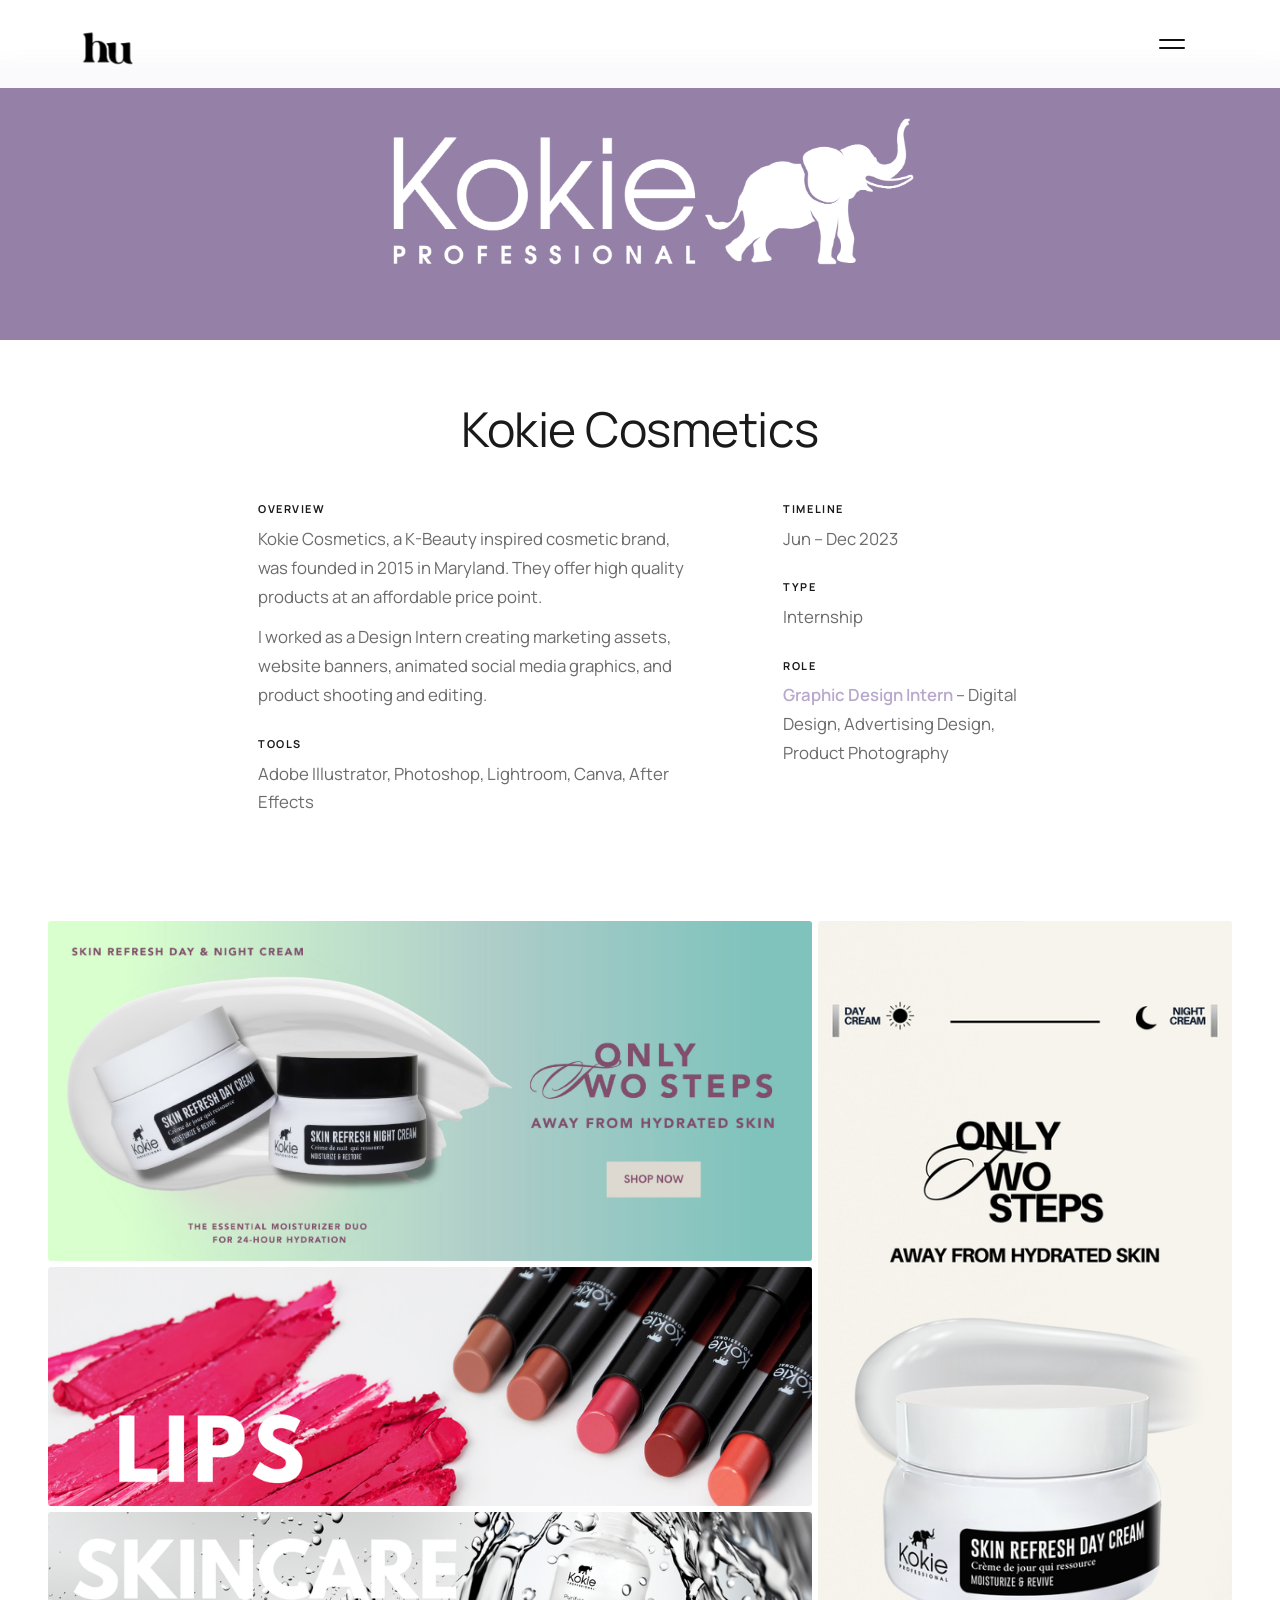
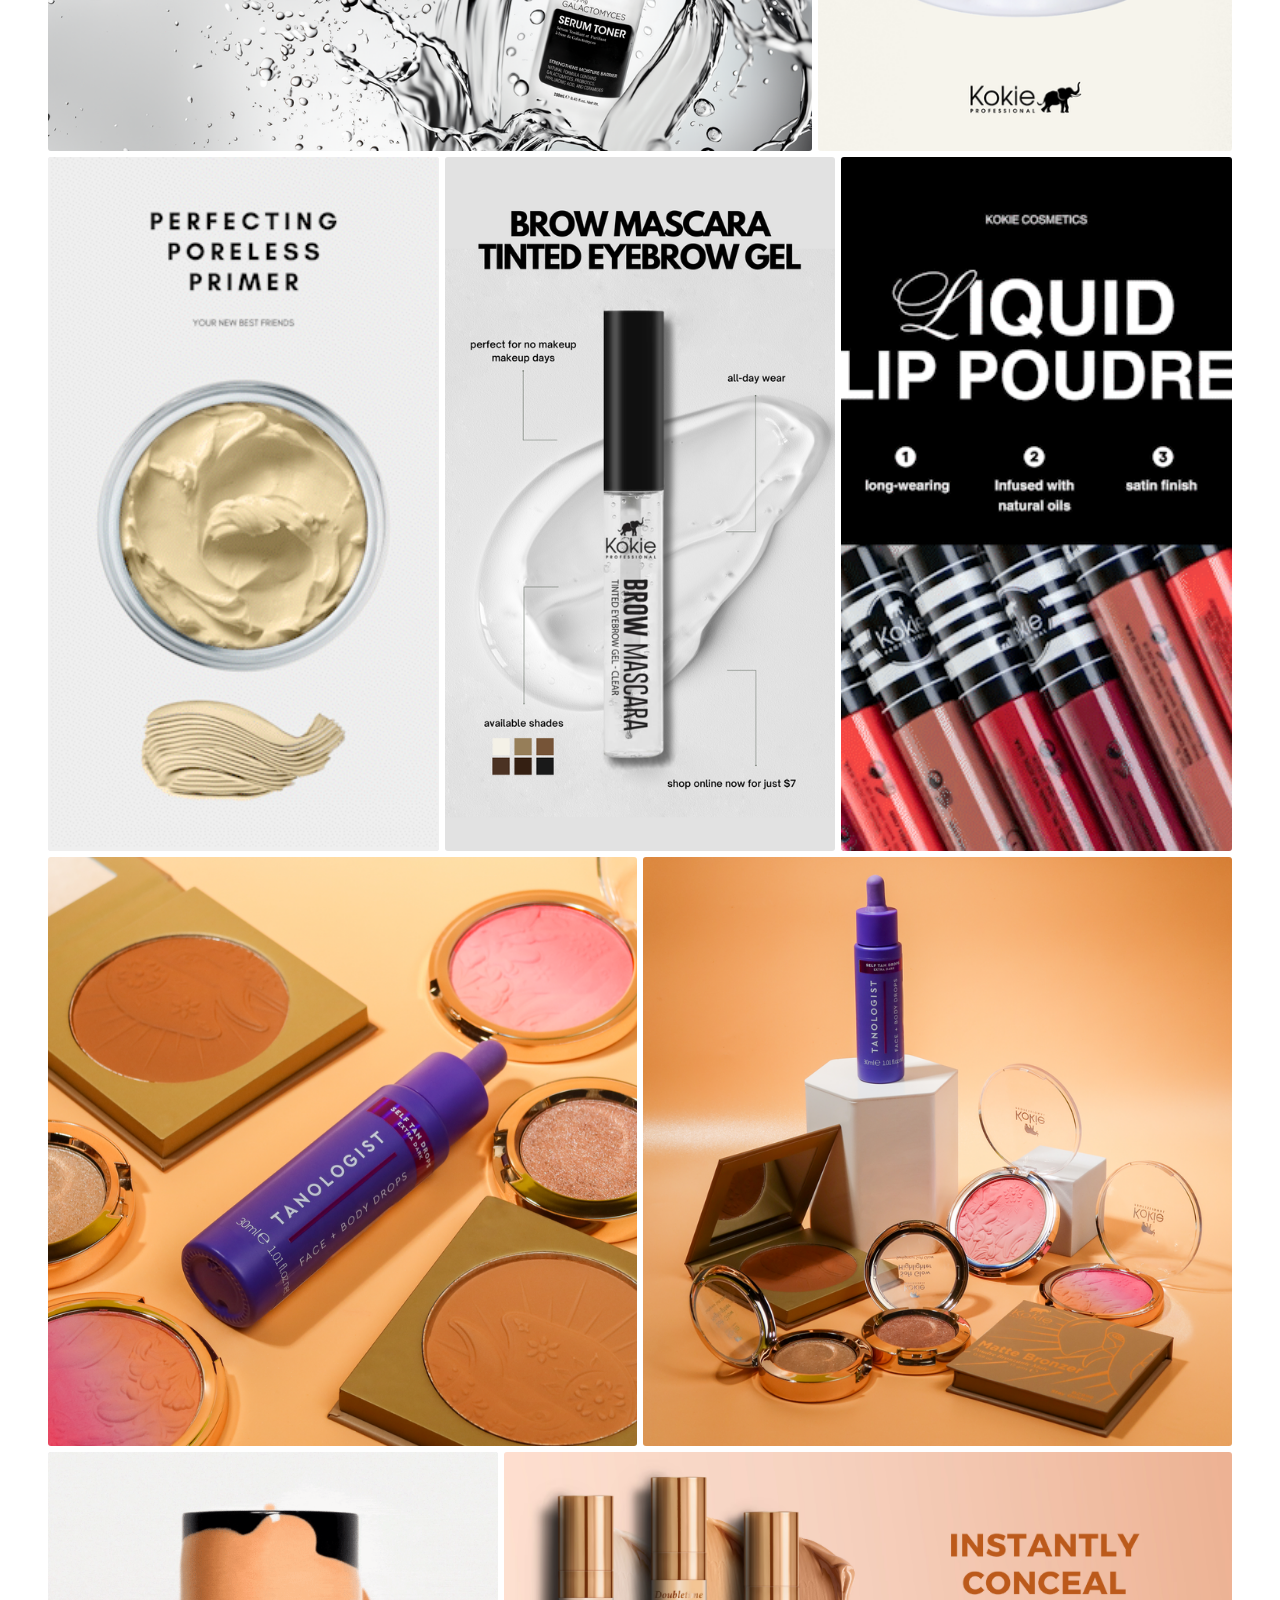
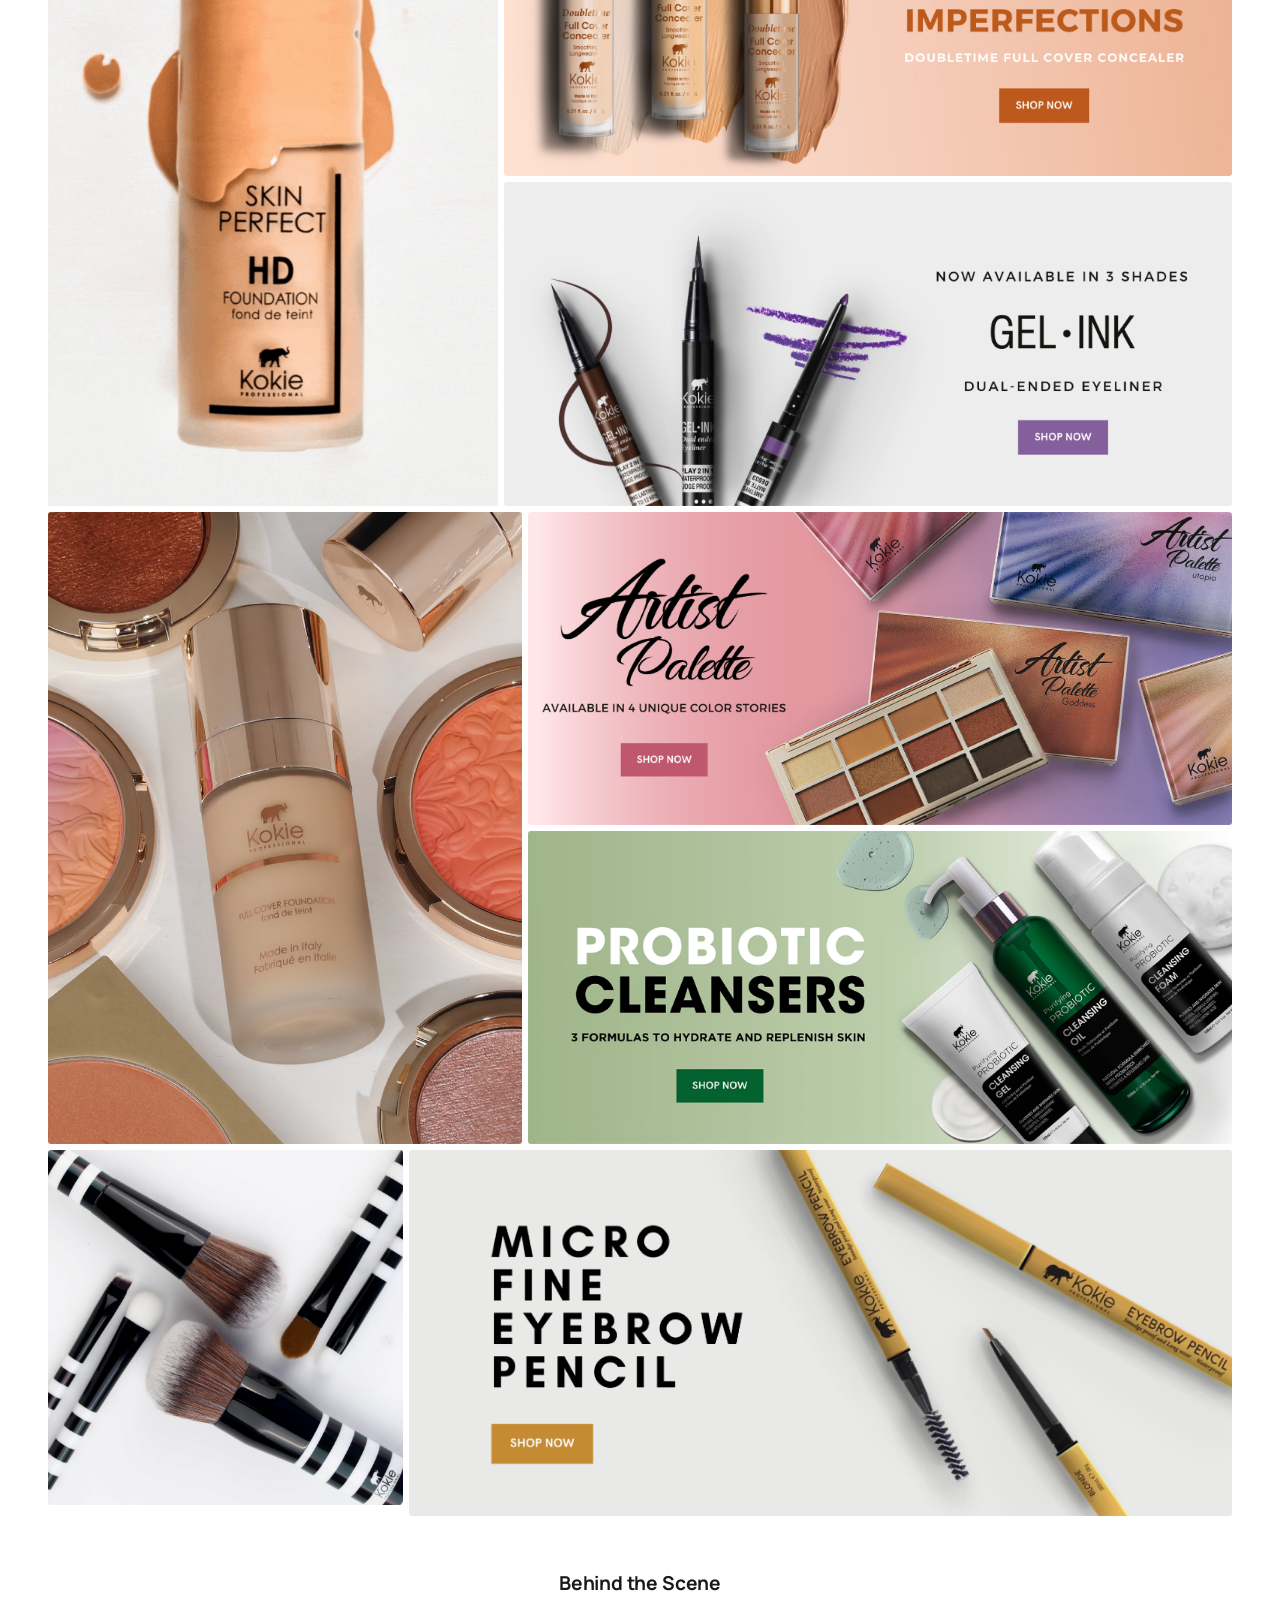
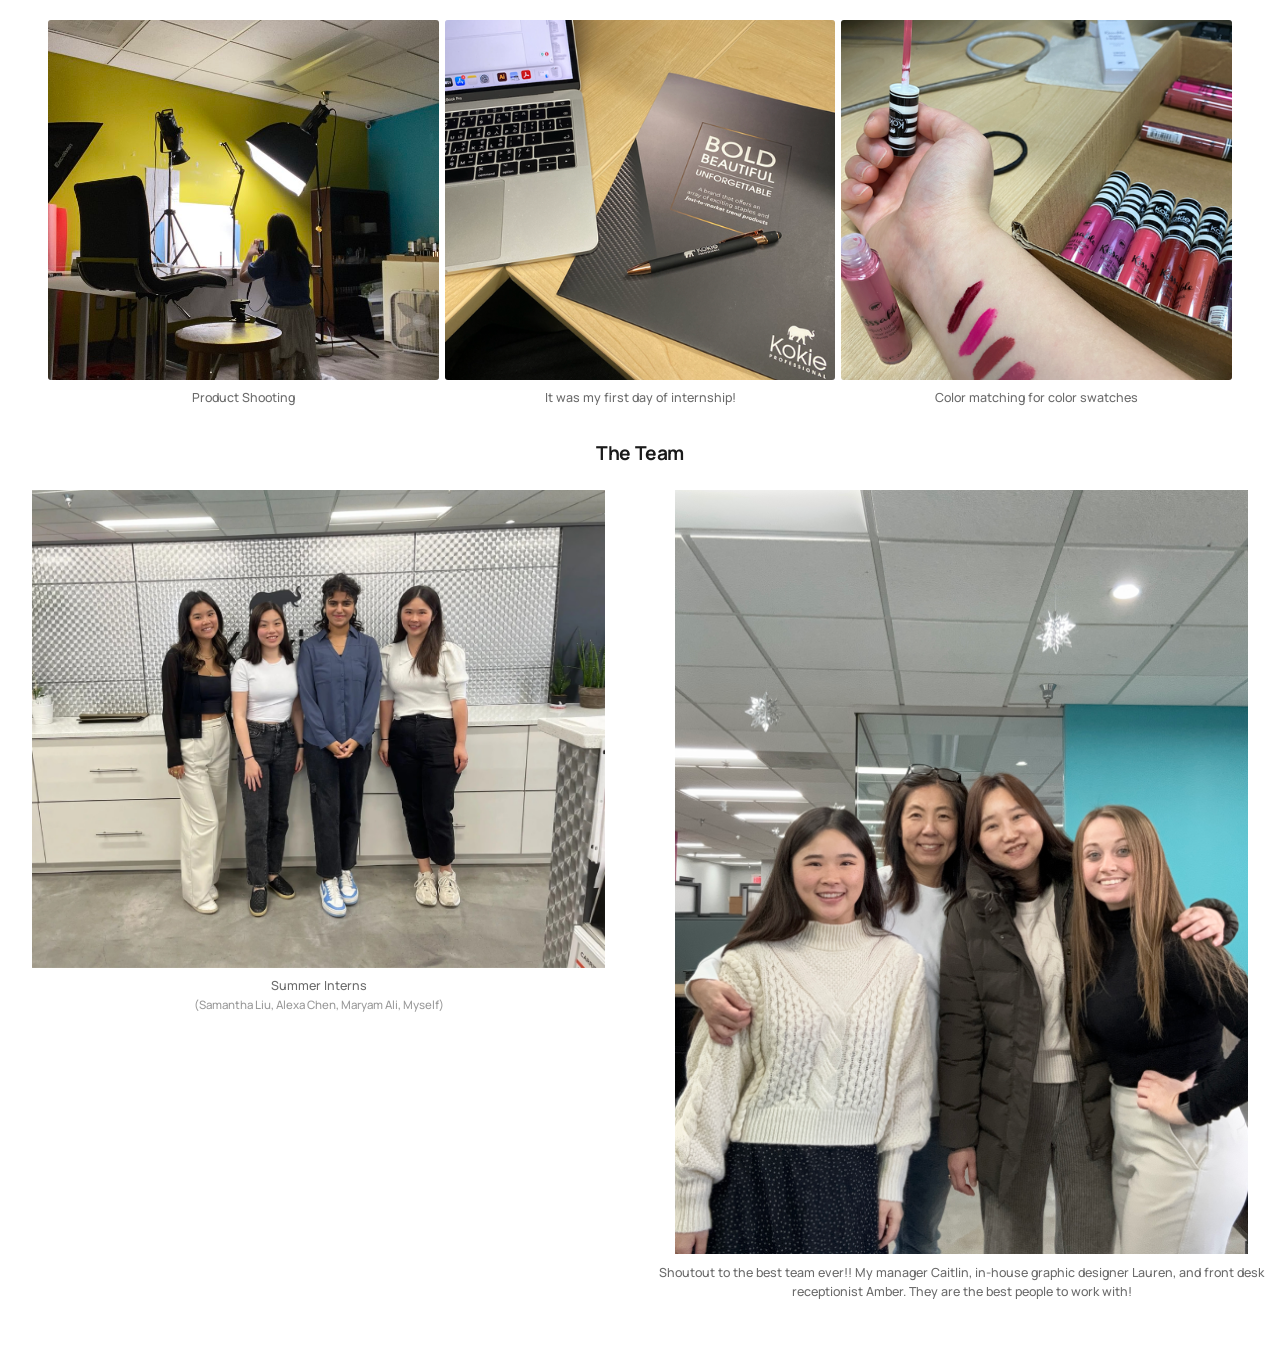
<file: kokie.html>
<!DOCTYPE html>
<html lang="en">
<head>
  <meta charset="UTF-8" />
  <meta name="viewport" content="width=device-width, initial-scale=1.0" />
  <title>Kokie Cosmetics — Dora Hu Design</title>
  <meta name="description" content="Kokie Cosmetics — Digital Design, Advertising Design, and Product Photography by Dora Hu." />
  
  <link rel="preconnect" href="https://fonts.googleapis.com" />
  <link rel="preconnect" href="https://fonts.gstatic.com" crossorigin />
  <link href="https://fonts.googleapis.com/css2?family=Manrope:wght@300;400;500;600;700;800&display=swap" rel="stylesheet" />

  <style>
    *, *::before, *::after { box-sizing: border-box; margin: 0; padding: 0; }

    :root {
      --accent: #b8a8cc;
      --black: #1a1a1a;
      --gray: #6b6b6b;
      --light-gray: #f5f5f5;
      --border: #e0e0e0;
      --white: #ffffff;
      --hero-bg: #c4b5d5;
      --gap: 6px;
    }

    html { scroll-behavior: smooth; }

    body {
      font-family: 'Manrope', sans-serif;
      background: var(--white);
      color: var(--black);
      overflow-x: hidden;
    }

    a { text-decoration: none; color: inherit; }

    /* ─── NAV ─────────────────────────────────────────────── */
    nav {
      position: fixed;
      top: 0; left: 0; right: 0;
      z-index: 200;
      display: flex;
      align-items: center;
      justify-content: space-between;
      padding: 1rem 3rem;
      background: rgba(255,255,255,0.95);
      backdrop-filter: blur(10px);
    }

    .nav-logo {
      display: flex;
      align-items: center;
    }

    .nav-logo img { height: 36px; width: auto; display: block; }

    .nav-links {
      display: flex;
      align-items: center;
      gap: 2.25rem;
      list-style: none;
    }

    .nav-links a {
      font-family: 'Manrope', sans-serif;
      font-size: 0.9rem;
      font-weight: 400;
      color: var(--black);
      transition: opacity 0.2s;
    }

    .nav-links a:hover { opacity: 0.5; }

    .nav-hamburger {
      display: none;
      flex-direction: column;
      justify-content: center;
      gap: 5px;
      background: none;
      border: none;
      padding: 4px;
      cursor: pointer;
      z-index: 9999;
      position: relative;
    }

    .nav-hamburger span {
      display: block;
      width: 22px;
      height: 2px;
      background: var(--black);
      border-radius: 2px;
      transition: transform 0.25s ease, opacity 0.2s ease;
    }

    .nav-hamburger.open span:nth-child(1) { transform: translateY(7px) rotate(45deg); }
    .nav-hamburger.open span:nth-child(2) { opacity: 0; }
    .nav-hamburger.open span:nth-child(3) { transform: translateY(-7px) rotate(-45deg); }

    @media (max-width: 620px) {
      nav { padding: 1rem 1.5rem; }
      .nav-hamburger { display: flex; }
      .nav-links {
        display: none;
        position: fixed;
        top: 0; left: 0;
        width: 100vw;
        height: 100vh;
        background: #ffffff;
        flex-direction: column;
        align-items: center;
        justify-content: center;
        gap: 2.5rem;
        z-index: 9000;
      }
      .nav-links.open { display: flex; }
      .nav-links a { font-size: 1.6rem; font-weight: 700; }
    }

    /* ─── HERO STRIP ──────────────────────────────────────── */
    .hero-strip {
      margin-top: 60px;
      position: relative;
      background: var(--hero-bg);
      height: 280px;
      display: flex;
      align-items: center;
      justify-content: center;
      overflow: hidden;
    }

    .hero-logo {
      display: flex;
      flex-direction: column;
      align-items: center;
      gap: 0.5rem;
    }

    .hero-logo img {
      height: 80px;
      width: auto;
      object-fit: contain;
    }

    /* ─── PAGE TITLE ──────────────────────────────────────── */
    .page-title {
      text-align: center;
      padding: 3.5rem 3rem 2.5rem;
    }

    .page-title h1 {
      font-size: clamp(1.8rem, 4vw, 3rem);
      font-weight: 400;
      letter-spacing: -0.01em;
      color: var(--black);
    }

    /* ─── META SECTION ────────────────────────────────────── */
    .meta-section {
      display: grid;
      grid-template-columns: 1.8fr 1fr;
      max-width: 860px;
      margin: 0 auto;
      padding: 0 3rem 4rem;
      gap: 2rem 6rem;
    }

    .meta-left { display: flex; flex-direction: column; gap: 1.6rem; }
    .meta-right { display: flex; flex-direction: column; gap: 1.6rem; }

    .meta-block {}

    .meta-label {
      font-size: 0.68rem;
      font-weight: 700;
      letter-spacing: 0.14em;
      text-transform: uppercase;
      color: var(--black);
      margin-bottom: 0.55rem;
    }

    .meta-text {
      font-size: 1.05rem;
      font-weight: 400;
      color: var(--gray);
      line-height: 1.72;
    }

    .meta-text + .meta-text { margin-top: 0.75rem; }

    .roles-link {
      color: var(--accent);
      font-weight: 600;
    }

    /* ─── GALLERY ─────────────────────────────────────────── */
    .gallery {
      padding: 2.5rem 3rem 0;
    }

    .g-row {
      display: flex;
      gap: var(--gap);
      margin-bottom: var(--gap);
    }

    /* Placeholder tile base */
    .ph {
      position: relative;
      background: #ede8f0;
      border-radius: 3px;
      overflow: hidden;
      flex-shrink: 0;
      display: flex;
      align-items: center;
      justify-content: center;
    }

    .ph img {
      width: 100%;
      height: 100%;
      object-fit: cover;
      display: block;
    }

    .ph-label {
      position: absolute;
      inset: 0;
      display: flex;
      flex-direction: column;
      align-items: center;
      justify-content: center;
      gap: 0.35rem;
      pointer-events: none;
    }

    .ph-num {
      font-size: 2rem;
      font-weight: 800;
      color: rgba(0,0,0,0.18);
      line-height: 1;
    }

    .ph-tag {
      font-size: 0.62rem;
      font-weight: 700;
      letter-spacing: 0.1em;
      text-transform: uppercase;
      color: rgba(0,0,0,0.28);
    }

    /* ── Color variants ── */
    .c-lavender  { background: #ddd4eb; }
    .c-rose      { background: #f0dde4; }
    .c-nude      { background: #f0e8e0; }
    .c-charcoal  { background: #2e2e3a; }
    .c-charcoal .ph-num,
    .c-charcoal .ph-tag { color: rgba(255,255,255,0.25); }
    .c-blush     { background: #f4d5dc; }
    .c-peach     { background: #f5dfc8; }
    .c-sage      { background: #c8d8c4; }
    .c-cream     { background: #f8f4ee; }
    .c-mauve     { background: #d8c4cc; }
    .c-ivory     { background: #f9f6f0; }
    .c-plum      { background: #c4a8cc; }
    .c-warm      { background: #e8ddd4; }
    .c-terracotta{ background: #e8c4b0; }
    .c-olive     { background: #b8c4a0; }

    /* ── Width helpers ── */
    .w-full { flex: 1 1 100%; }
    .w-half { flex: 1 1 0; }
    .w-third { flex: 1 1 0; }
    .w-quarter { flex: 0 0 25%; }
    .w-3quarter { flex: 1 1 0; }
    .w-2third { flex: 2 1 0; }
    .w-1third { flex: 1 1 0; }

    /* Narrow for 3-col n-w-n rows */
    .w-narrow { flex: 0 0 22%; }
    .w-wide   { flex: 1 1 0; }

    /* ── Height helpers ── */
    .h-xs   { height: 140px; }
    .h-sm   { height: 200px; }
    .h-md   { height: 260px; }
    .h-lg   { height: 320px; }
    .h-xl   { height: 400px; }
    .h-tall { height: 480px; }

    /* ─── SECTION HEADERS (Behind the Scene / The Team) ──── */
    .section-block {
      padding: 3rem 3rem 2rem;
    }

    .section-block h2 {
      font-size: 1.2rem;
      font-weight: 700;
      letter-spacing: -0.01em;
      color: var(--black);
      margin-bottom: 1.5rem;
      text-align: center;
    }

    .caption-grid {
      display: flex;
      gap: var(--gap);
    }

    .caption-item {
      flex: 1 1 0;
    }

    .caption-item .ph {
      width: 100%;
    }

    .caption-text {
      margin-top: 0.6rem;
      font-size: 0.78rem;
      font-weight: 500;
      color: var(--gray);
      text-align: center;
      line-height: 1.5;
    }

    .caption-text em {
      font-style: normal;
      font-size: 0.72rem;
      color: #999;
    }

    /* ─── RESPONSIVE ──────────────────────────────────────── */
    @media (max-width: 900px) {
      #team-grid { flex-direction: column; }
      #team-grid .caption-item { flex: none; width: 100%; }
    }

    @media (max-width: 700px) {
      #scene-grid { flex-direction: column; }
      #scene-grid .caption-item { flex: none; width: 100%; min-width: 0; }
      .section-block:has(#scene-grid) { padding-left: 4rem; padding-right: 4rem; }
    }

    @media (max-width: 768px) {
      .hero-strip { height: 150px; }
      .hero-logo img { height: 56px; }
      .page-title { padding: 2.5rem 1.5rem 1.5rem; }
      .meta-section {
        grid-template-columns: 1fr;
        padding: 0 1.5rem 3rem;
        gap: 1.5rem 0;
      }
      .gallery { padding: 1.5rem 1rem 0; }
      .g-row { flex-wrap: wrap; }
      .w-half, .w-third, .w-quarter, .w-3quarter, .w-2third, .w-1third,
      .w-narrow, .w-wide { flex: 1 1 45%; }
      .w-full { flex: 1 1 100%; }
      .section-block { padding: 2rem 1.5rem 1.5rem; }
      .caption-grid { flex-wrap: wrap; }
      .caption-item { flex: 1 1 45%; }
    }
  </style>
  <script>
    (function(){
      var c=document.createElement("canvas");c.width=64;c.height=64;
      var ctx=c.getContext("2d"),img=new Image();
      img.onload=function(){
        var pad=2,size=64-pad*2,sc=Math.min(size/img.width,size/img.height);
        var w=img.width*sc,h=img.height*sc;
        ctx.drawImage(img,(64-w)/2,(64-h)/2,w,h);
        var l=document.createElement("link");l.rel="icon";l.type="image/png";
        l.href=c.toDataURL("image/png");document.head.appendChild(l);
      };img.src="HU_Logo.png";
    })();
  </script>
  <!-- Google Analytics -->
  <script async src="https://www.googletagmanager.com/gtag/js?id=G-CXSVPXK3VE"></script>
  <script>
    window.dataLayer = window.dataLayer || [];
    function gtag(){dataLayer.push(arguments);}
    gtag('js', new Date());
    gtag('config', 'G-CXSVPXK3VE');
  </script>
  <link rel="stylesheet" href="BubbleMenu-v2.css" />
  <script src="https://cdnjs.cloudflare.com/ajax/libs/gsap/3.12.5/gsap.min.js"></script>
  <script src="BubbleMenu-v2.js"></script>
</head>
<body>

  <!-- NAV -->
  <nav>
    <a href="index.html" class="nav-logo">
      <img src="HU_Logo.png" alt="Hu Logo" />
    </a>
    <ul class="nav-links" id="nav-links">
    <li><a href="portfolio.html">Work</a></li>
    <li><a href="about.html">About</a></li>
    <li><a href="services.html">Services</a></li>
    <li><a href="#">Playground</a></li>
    <li><a href="#">Photography</a></li>
    </ul>
    <button class="nav-hamburger" id="hamburger" aria-label="Menu">
      <span></span><span></span><span></span>
    </button>
  </nav>

  <!-- HERO STRIP -->
  <div class="hero-strip">
    <img src="Kokie-logo-banner.png" alt="Kokie Professional" style="width:100%;height:100%;object-fit:cover;" />
  </div>

  <!-- PAGE TITLE -->
  <div class="page-title">
    <h1>Kokie Cosmetics</h1>
  </div>

  <!-- META -->
  <div class="meta-section">
    <div class="meta-left">
      <div class="meta-block">
        <p class="meta-label">Overview</p>
        <p class="meta-text">Kokie Cosmetics, a K-Beauty inspired cosmetic brand, was founded in 2015 in Maryland. They offer high quality products at an affordable price point.</p>
        <p class="meta-text">I worked as a Design Intern creating marketing assets, website banners, animated social media graphics, and product shooting and editing.</p>
      </div>
      <div class="meta-block">
        <p class="meta-label">Tools</p>
        <p class="meta-text">Adobe Illustrator, Photoshop, Lightroom, Canva, After Effects</p>
      </div>
    </div>

    <div class="meta-right">
      <div class="meta-block">
        <p class="meta-label">Timeline</p>
        <p class="meta-text">Jun – Dec 2023</p>
      </div>
      <div class="meta-block">
        <p class="meta-label">Type</p>
        <p class="meta-text">Internship</p>
      </div>
      <div class="meta-block">
        <p class="meta-label">Role</p>
        <p class="meta-text">
          <a class="roles-link" href="#">Graphic Design Intern</a> – Digital Design, Advertising Design, Product Photography
        </p>
      </div>
    </div>
  </div>

  <!-- ─── GALLERY ─────────────────────────────────────────── -->
  <div class="gallery">

    <!-- Row 1–3: left column stacks images 1, 2, 3 — right column holds image 4 -->
    <div class="g-row" style="align-items:stretch;">
      <div class="w-half" style="display:flex;flex-direction:column;gap:var(--gap);">
        <div class="ph" style="height:auto;">
          <img src="Kokie-day-night-cream-banner.png" alt="Kokie Day Night Cream Banner" style="width:100%;height:auto;object-fit:unset;" />
        </div>
        <div class="ph" style="height:auto;">
          <img src="Kokie-lips-banner.png" alt="Kokie Lips Banner" style="width:100%;height:auto;object-fit:unset;" />
        </div>
        <div class="ph" style="height:auto;">
          <img src="Kokie-skincare-banner.png" alt="Kokie Skincare Banner" style="width:100%;height:auto;object-fit:unset;" />
        </div>
      </div>
      <div class="ph" style="flex:0 0 35%;">
        <img src="Kokie-day-cream-social-ad.png" alt="Kokie Day Cream Social Ad" style="width:100%;height:100%;object-fit:cover;" />
      </div>
    </div>

    <!-- Row 3–5: images 5, 6 & 7 side by side -->
    <div class="g-row" style="align-items:flex-start;">
      <div class="ph" style="flex:1 1 0;min-width:0;height:auto;">
        <img src="Kokie-Perfecting-Poreless-Primer.gif" alt="Kokie Perfecting Poreless Primer" style="width:100%;height:auto;display:block;object-fit:unset;" />
      </div>
      <div class="ph" style="flex:1 1 0;min-width:0;height:auto;">
        <img src="Kokie-Perfecting-Poreless-Primer-social-ad.png" alt="Kokie Perfecting Poreless Primer Social Ad" style="width:100%;height:auto;display:block;object-fit:unset;" />
      </div>
      <div class="ph" style="flex:1 1 0;min-width:0;height:auto;">
        <img src="Kokie-liquid-lip-poudre.gif" alt="Kokie Liquid Lip Poudre" style="width:100%;height:auto;display:block;object-fit:unset;" />
      </div>
    </div>

    <!-- Row 5–6: images 8 & 9 -->
    <div class="g-row" style="align-items:flex-start;">
      <div class="ph w-half" style="height:auto;">
        <img src="Kokie-Tanologist-1.png" alt="Kokie Tanologist 1" style="width:100%;height:auto;display:block;object-fit:unset;" />
      </div>
      <div class="ph w-half" style="height:auto;">
        <img src="Kokie-Tanologist-2.png" alt="Kokie Tanologist 2" style="width:100%;height:auto;display:block;object-fit:unset;" />
      </div>
    </div>

    <!-- Row 6–7: image 10 left, images 11 & 12 stacked right -->
    <div class="g-row" style="align-items:stretch;">
      <div class="ph" style="flex:0 0 38%;">
        <img src="Kokie-stop-motion.gif" alt="Kokie Stop Motion" style="width:100%;height:100%;object-fit:cover;display:block;" />
      </div>
      <div style="flex:1 1 0;display:flex;flex-direction:column;gap:var(--gap);">
        <div class="ph" style="height:auto;">
          <img src="Kokie-concealer-banner.png" alt="Kokie Concealer Banner" style="width:100%;height:auto;display:block;object-fit:unset;" />
        </div>
        <div class="ph" style="height:auto;">
          <img src="Kokie-Gel-Ink-Eyeliner-banner.png" alt="Kokie Gel Ink Eyeliner Banner" style="width:100%;height:auto;display:block;object-fit:unset;" />
        </div>
      </div>
    </div>

    <!-- Row 8–9: image 13 left, images 14 & 15 stacked right -->
    <div class="g-row" style="align-items:stretch;">
      <div class="ph" style="flex:0 0 40%;">
        <img src="Kokie-foundation-blush-photography.png" alt="Kokie Foundation Blush Photography" style="width:100%;height:100%;object-fit:cover;display:block;" />
      </div>
      <div class="w-half" style="display:flex;flex-direction:column;gap:var(--gap);">
        <div class="ph" style="height:auto;">
          <img src="Kokie-Artist-palette-banner.png" alt="Kokie Artist Palette Banner" style="width:100%;height:auto;display:block;object-fit:unset;" />
        </div>
        <div class="ph" style="height:auto;">
          <img src="Kokie-Probiotic-cleanser-banner.png" alt="Kokie Probiotic Cleanser Banner" style="width:100%;height:auto;display:block;object-fit:unset;" />
        </div>
      </div>
    </div>

    <!-- Row 9: small left + right -->
    <div class="g-row" style="align-items:flex-start;">
      <div class="ph" style="flex:0 0 30%;height:auto;">
        <img src="Kokie-makeup-brushes.png" alt="Kokie Makeup Brushes" style="width:100%;height:auto;display:block;object-fit:unset;" />
      </div>
      <div class="ph" style="flex:1 1 0;height:auto;">
        <img src="Kokie-eyebrow-pencil-banner.png" alt="Kokie Eyebrow Pencil Banner" style="width:100%;height:auto;display:block;object-fit:unset;" />
      </div>
    </div>


  </div>
  <!-- end .gallery -->

  <!-- ─── BEHIND THE SCENE ────────────────────────────────── -->
  <div class="section-block">
    <h2>Behind the Scene</h2>
    <div class="caption-grid" id="scene-grid" style="align-items:flex-start;flex-wrap:nowrap;">
      <div class="caption-item" style="flex:1 1 0;min-width:0;">
        <div class="ph" style="width:100%;height:360px;">
          <img src="Kokie-dora-product-photography.jpeg" alt="Kokie Product Photography" style="width:100%;height:100%;display:block;object-fit:cover;" />
        </div>
        <p class="caption-text">Product Shooting</p>
      </div>
      <div class="caption-item" style="flex:1 1 0;min-width:0;">
        <div class="ph" style="width:100%;height:360px;">
          <img src="Kokie-design-internship.png" alt="Kokie Design Internship" style="width:100%;height:100%;display:block;object-fit:cover;" />
        </div>
        <p class="caption-text">It was my first day of internship!</p>
      </div>
      <div class="caption-item" style="flex:1 1 0;min-width:0;">
        <div class="ph" style="width:100%;height:360px;">
          <img src="Kokie-color-matching.png" alt="Kokie Color Matching" style="width:100%;height:100%;display:block;object-fit:cover;" />
        </div>
        <p class="caption-text">Color matching for color swatches</p>
      </div>
    </div>
  </div>

  <!-- ─── THE TEAM ────────────────────────────────────────── -->
  <div class="section-block" style="padding:0;">
    <h2>The Team</h2>
    <div class="caption-grid" id="team-grid">
      <div class="caption-item">
        <div class="ph" style="width:100%;height:auto;background:transparent;">
          <img src="Kokie-interns.png" alt="Kokie Interns" style="width:90%;height:auto;display:block;object-fit:unset;margin:0 auto;" />
        </div>
        <p class="caption-text">Summer Interns<br/><em>(Samantha Liu, Alexa Chen, Maryam Ali, Myself)</em></p>
      </div>
      <div class="caption-item">
        <div class="ph" style="width:100%;height:auto;background:transparent;">
          <img src="Kokie-teams.JPG" alt="Kokie Team" style="width:90%;height:auto;display:block;object-fit:unset;margin:0 auto;" />
        </div>
        <p class="caption-text" style="margin-bottom:3rem;">Shoutout to the best team ever!! My manager Caitlin, in-house graphic designer Lauren, and front desk receptionist Amber. They are the best people to work with!</p>
      </div>
    </div>
  </div>



  <script>
    const hamburger = document.getElementById('hamburger');
    const navLinks  = document.getElementById('nav-links');
    hamburger.addEventListener('click', () => {
      hamburger.classList.toggle('open');
      navLinks.classList.toggle('open');
    });
    navLinks.querySelectorAll('a').forEach(a =>
      a.addEventListener('click', () => {
        hamburger.classList.remove('open');
        navLinks.classList.remove('open');
      })
    );
  </script>

</body>
</html>
</file>
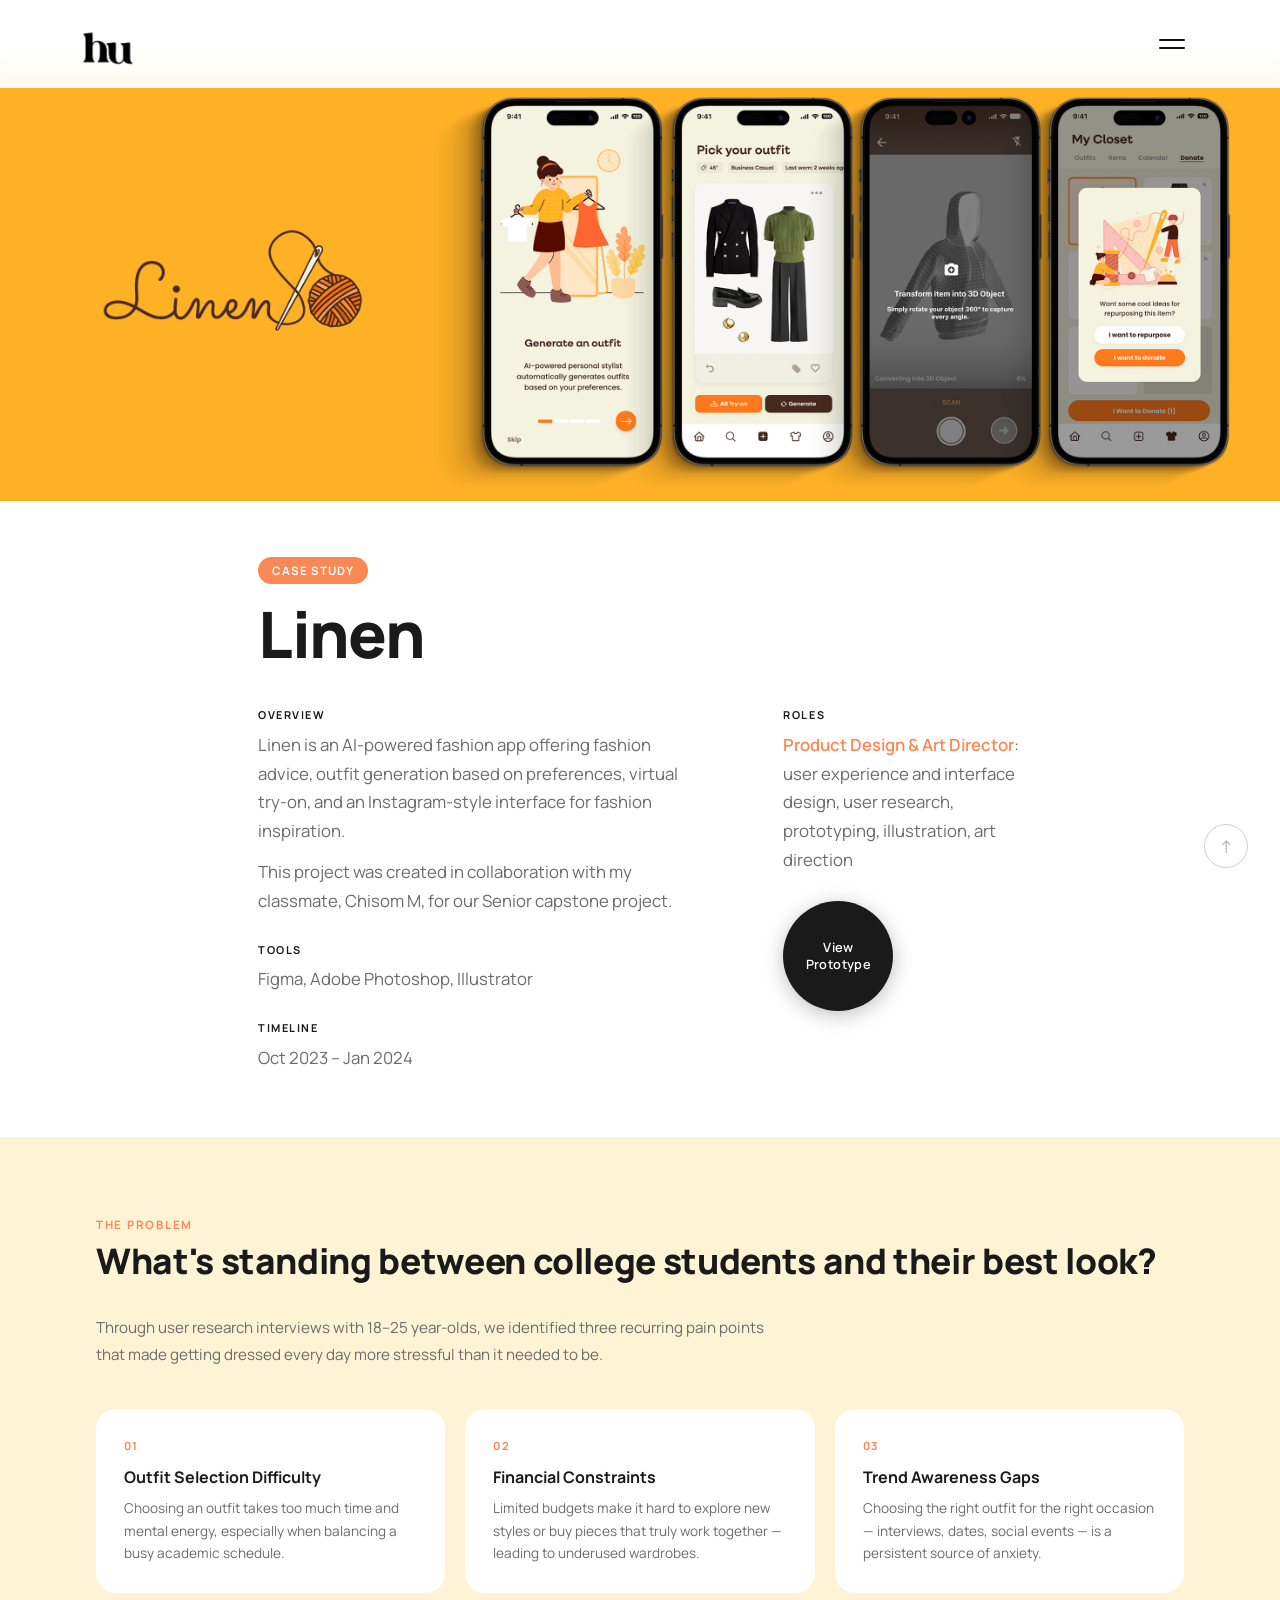
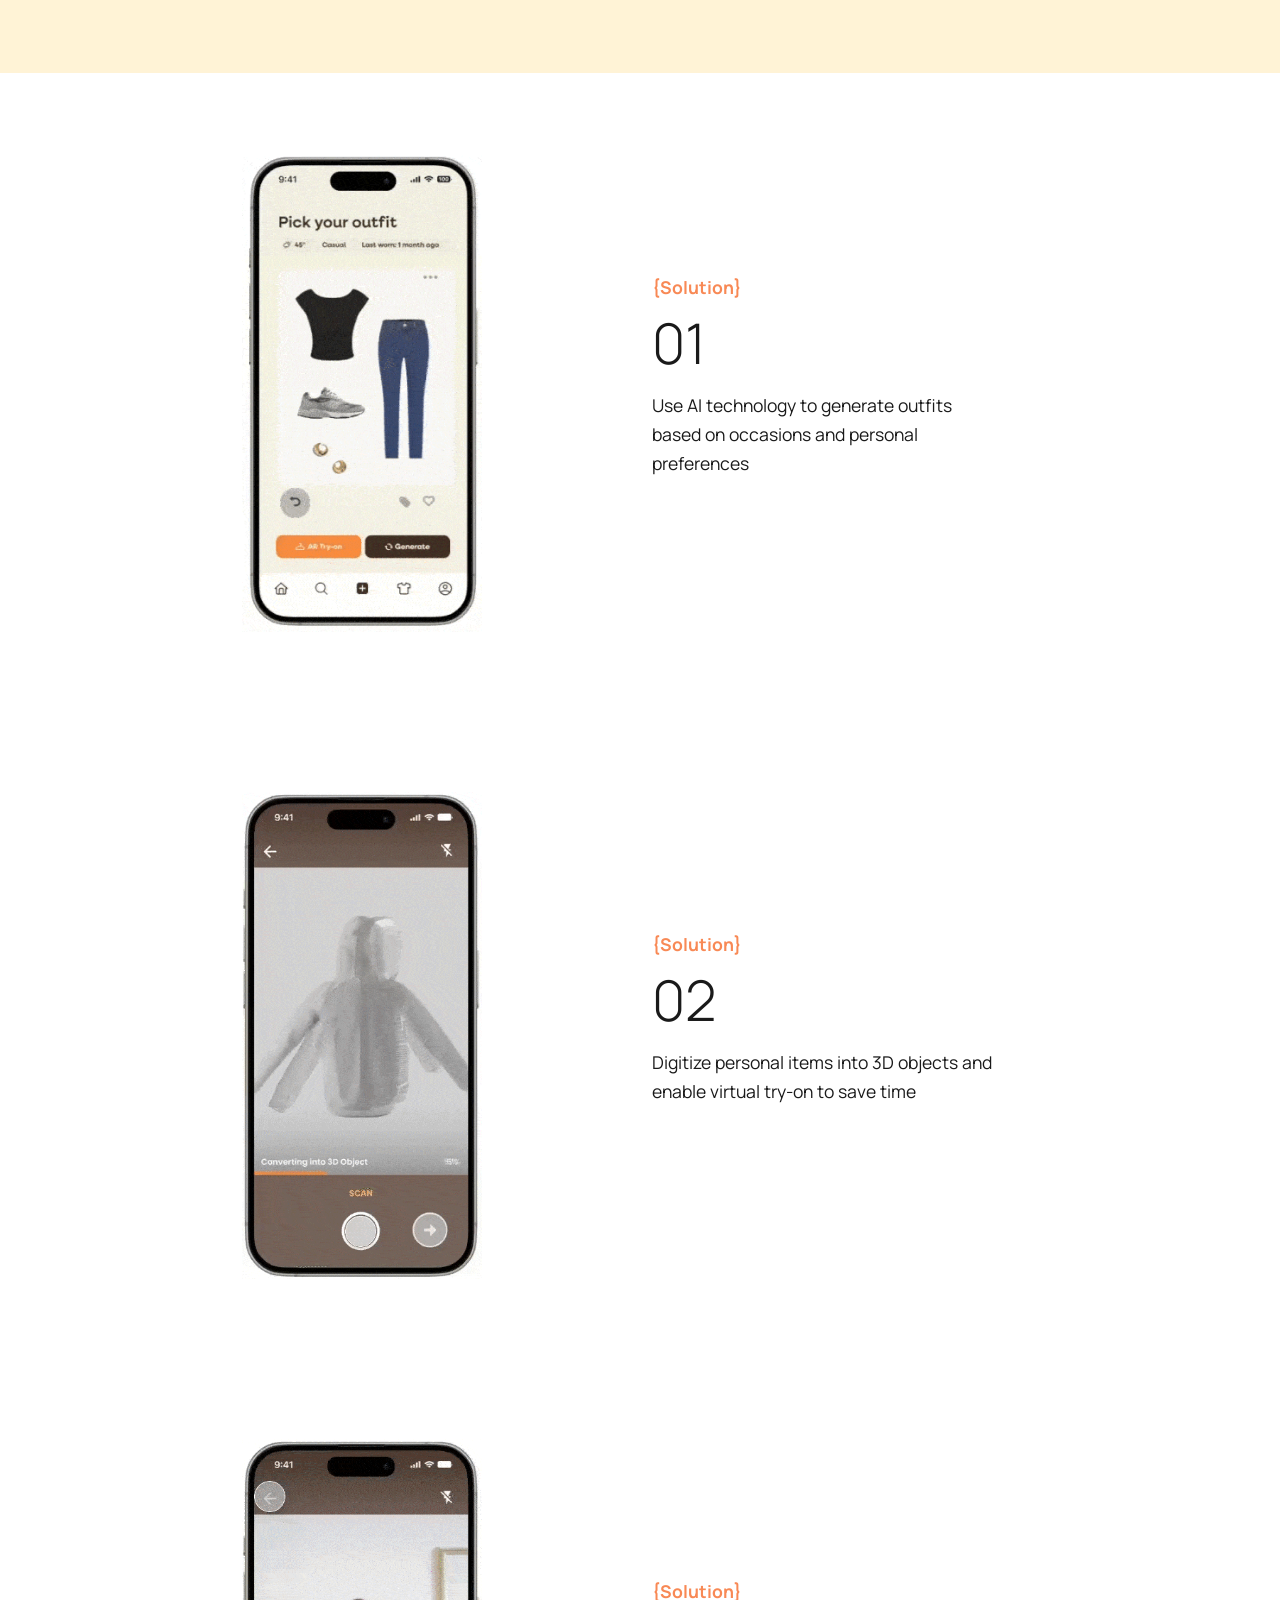
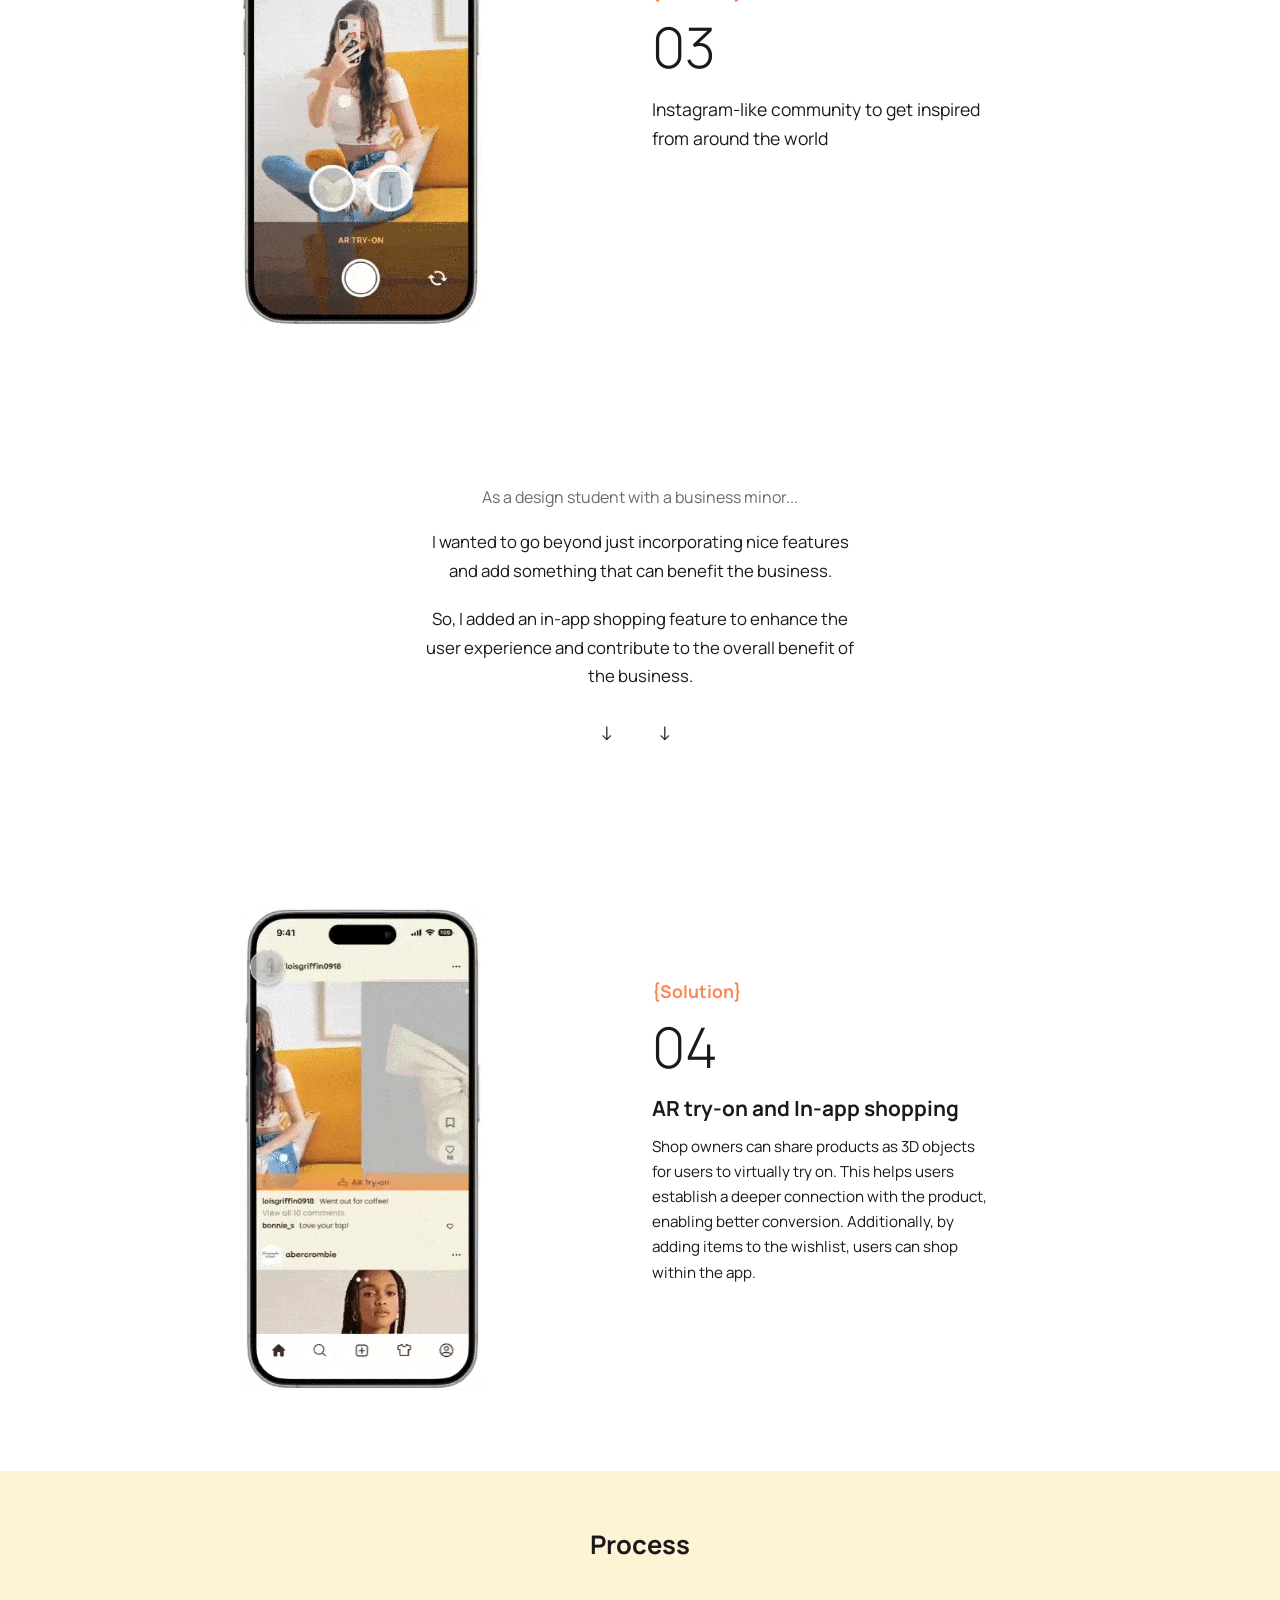
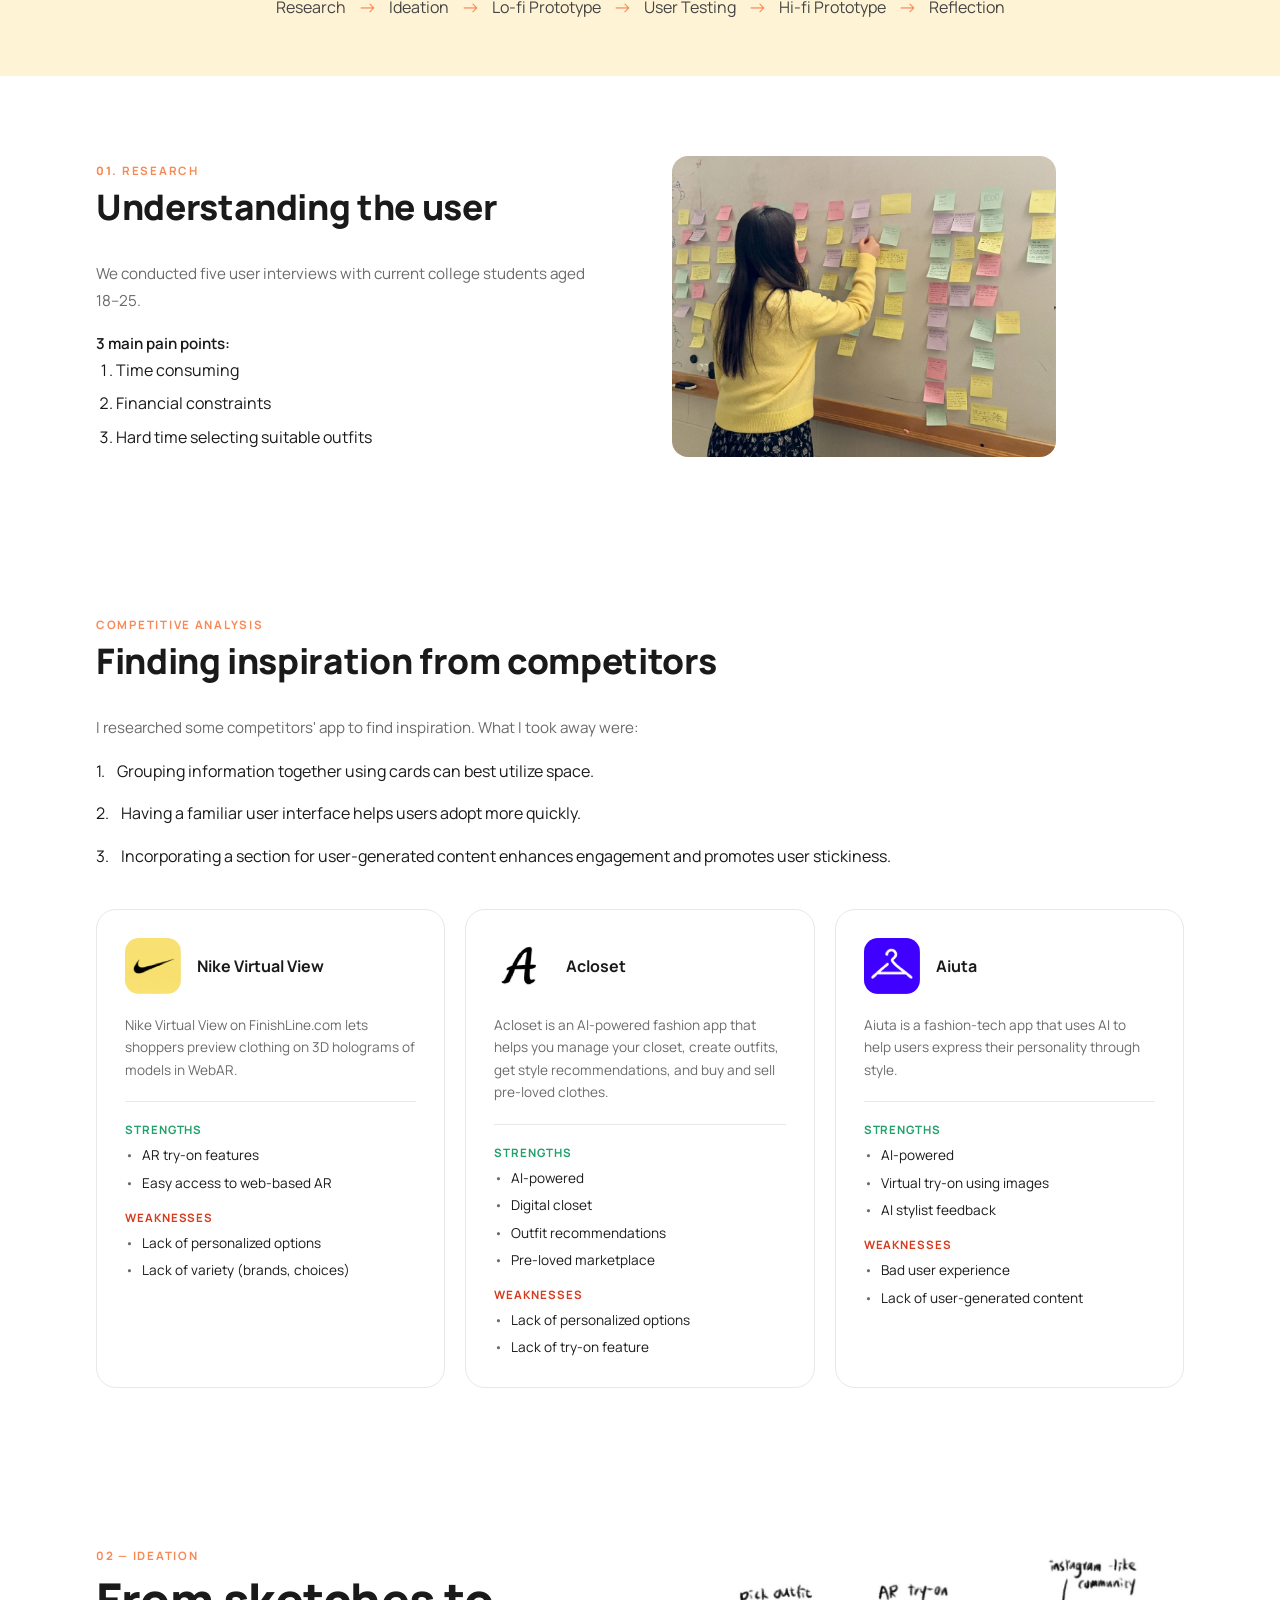
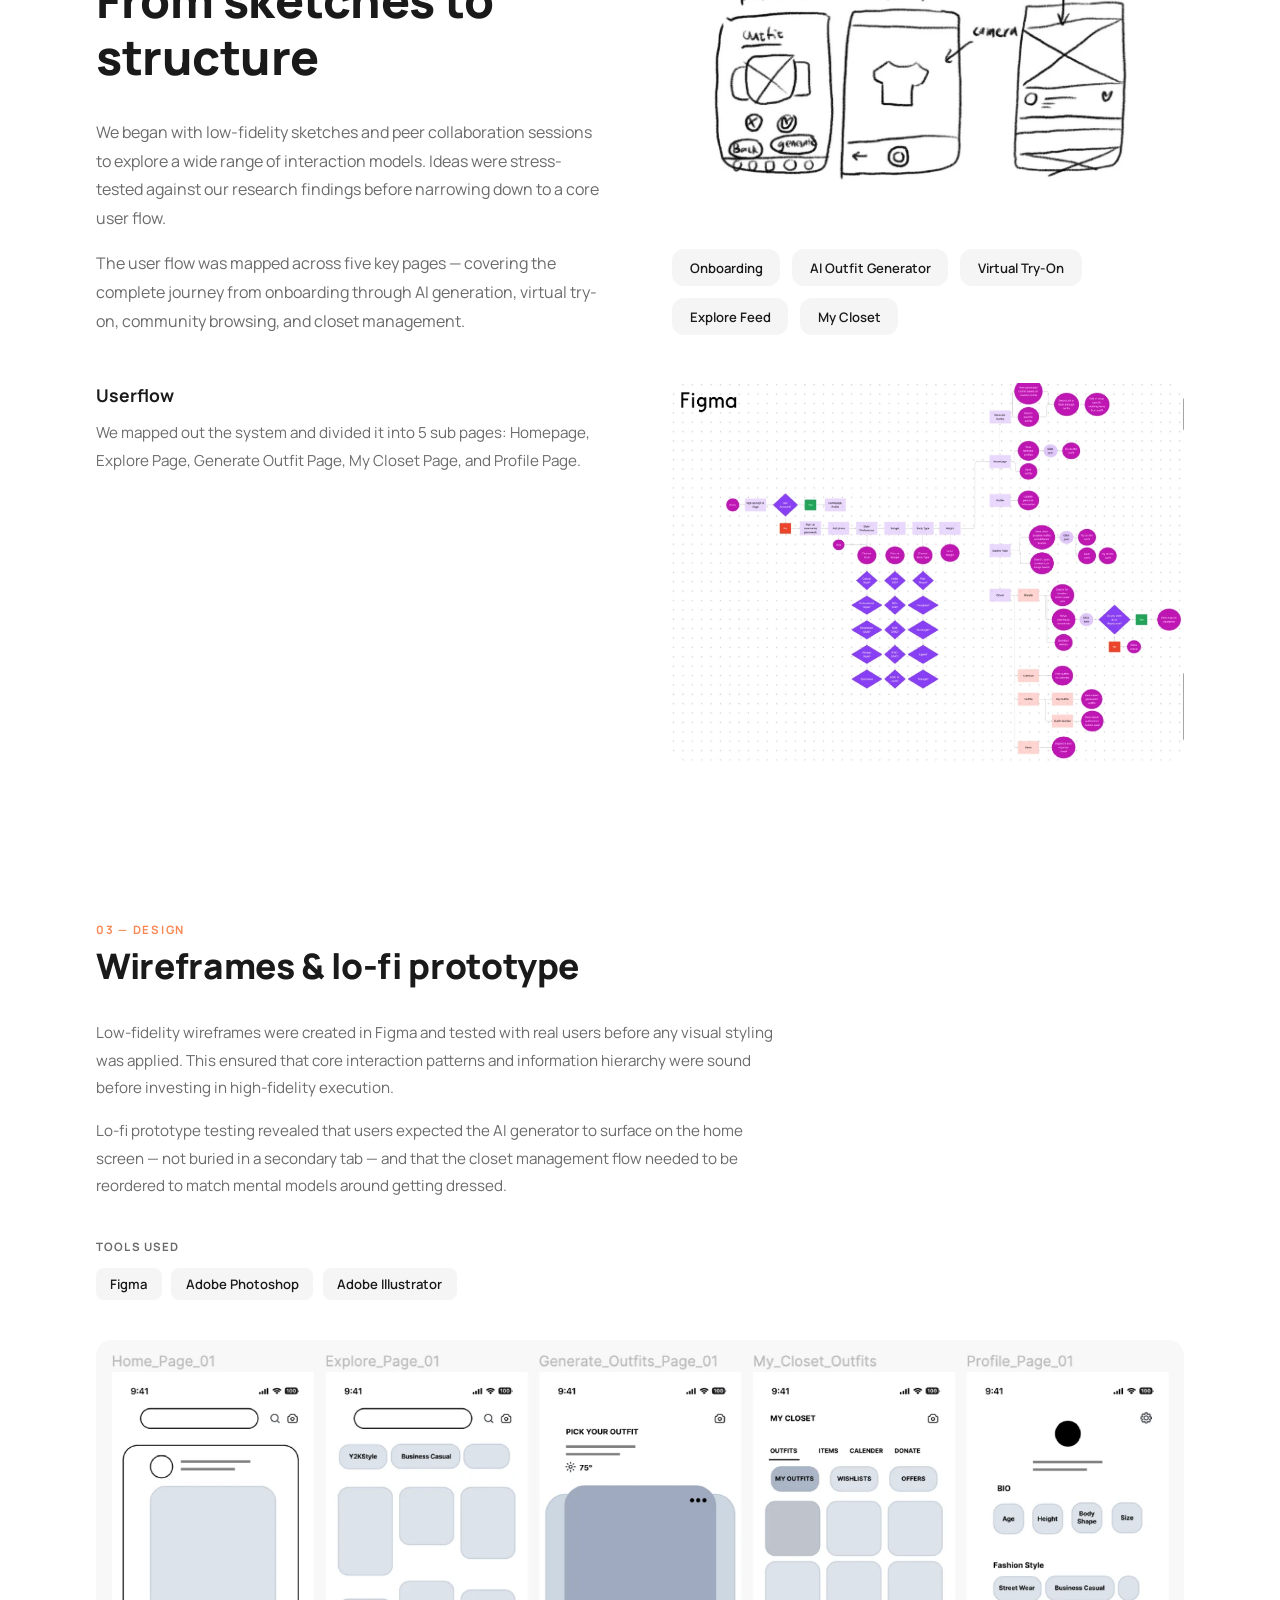
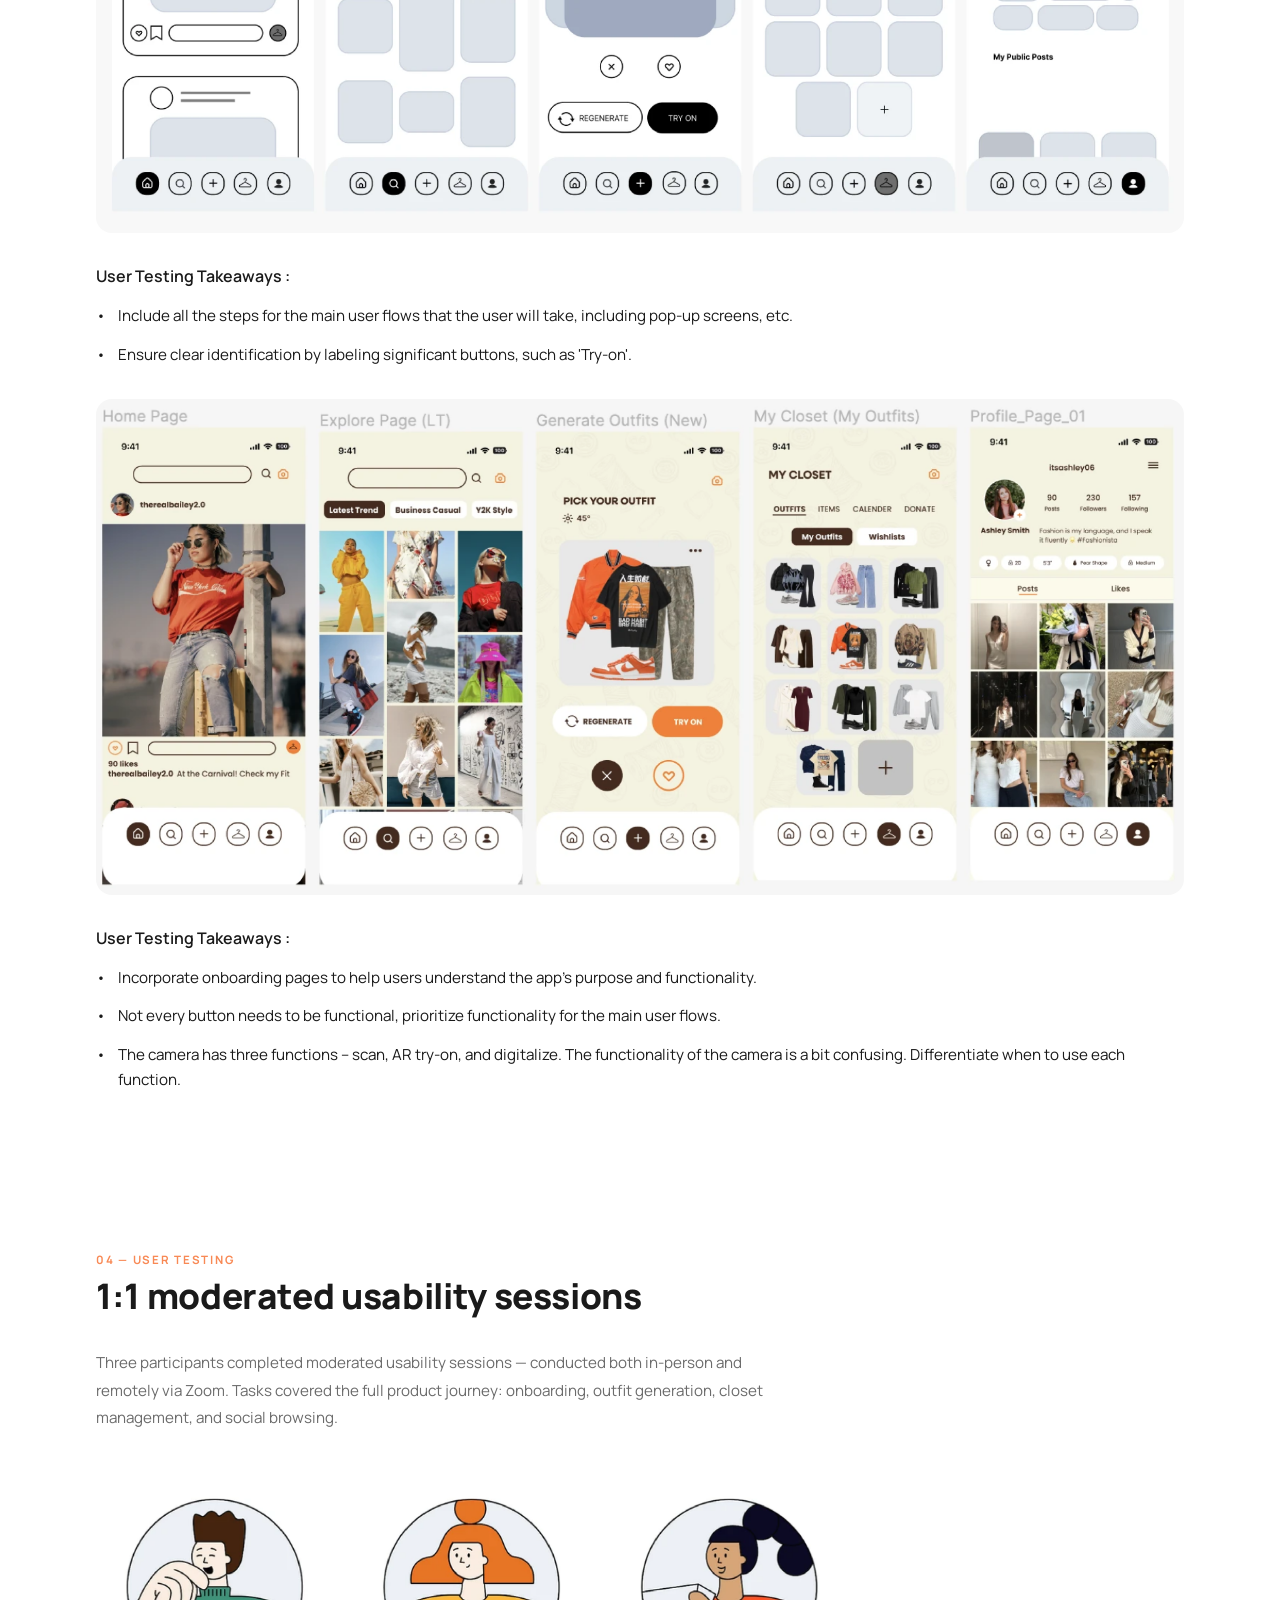
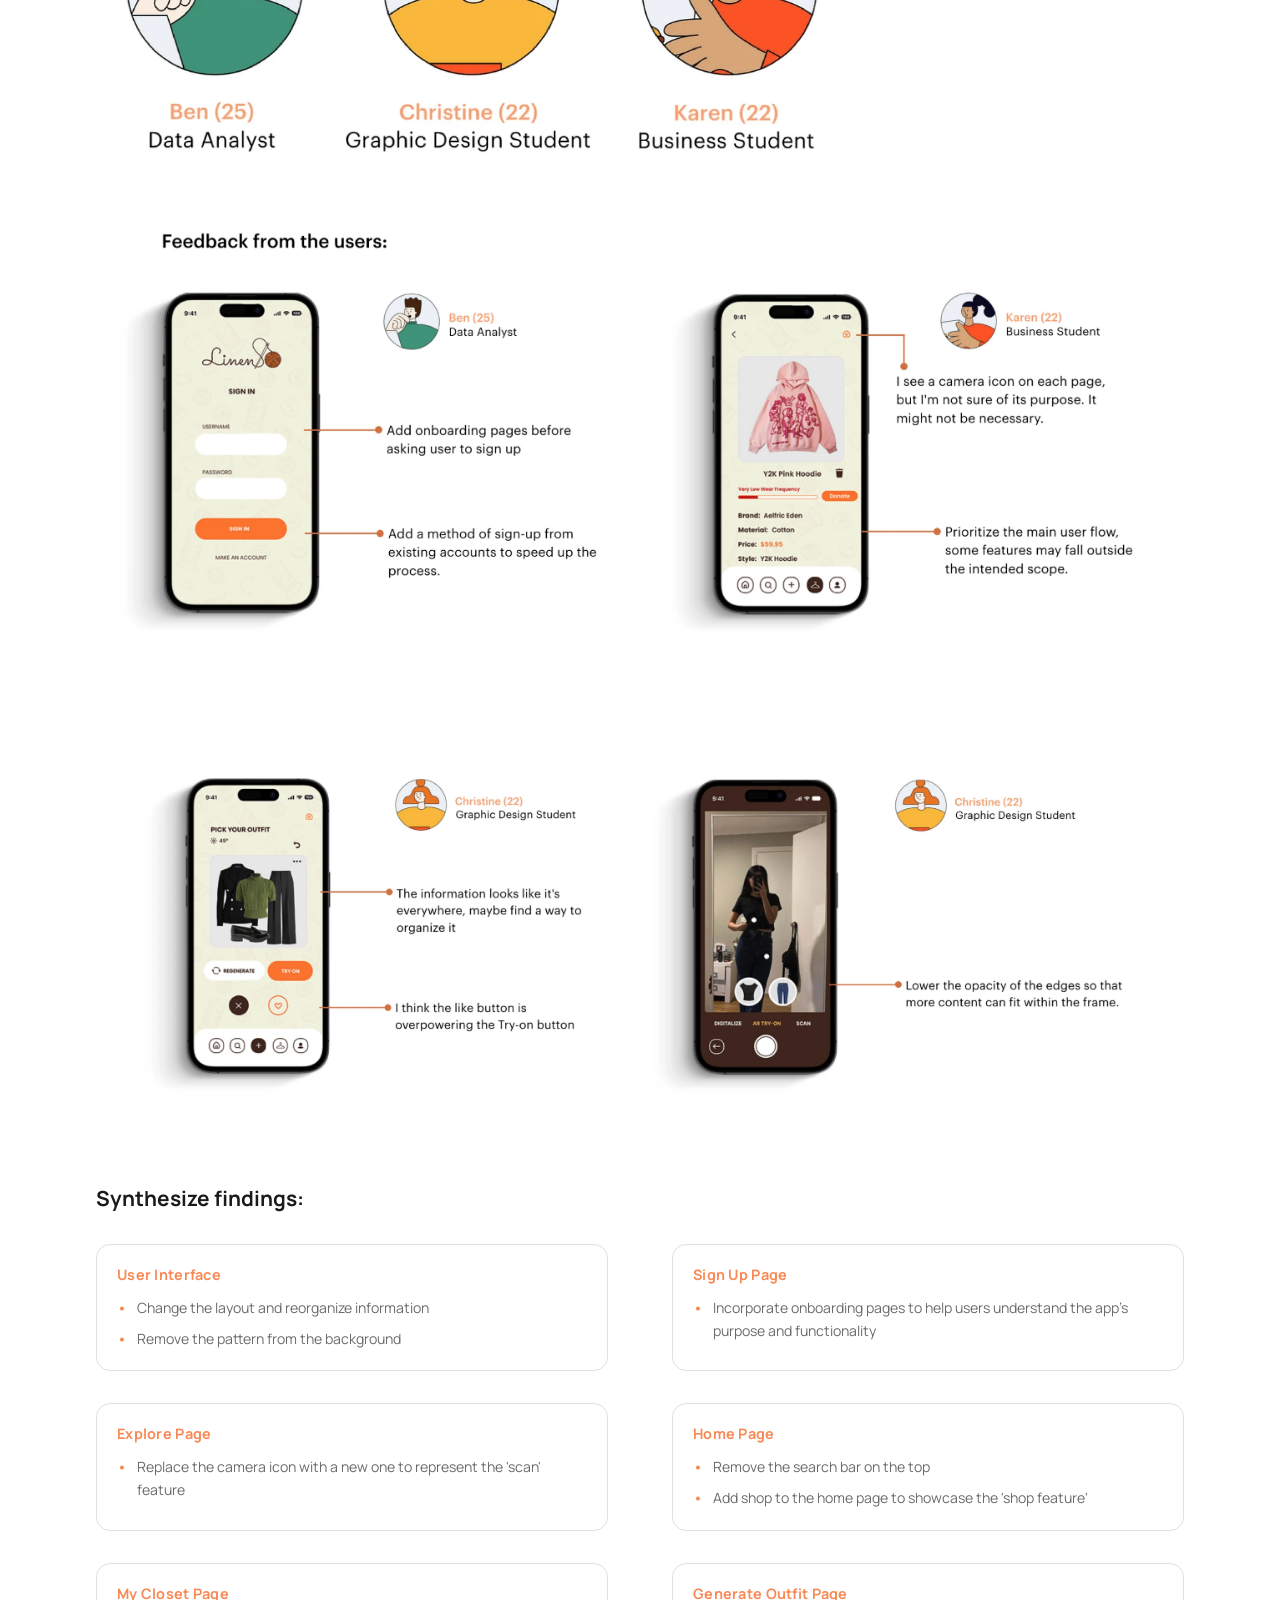
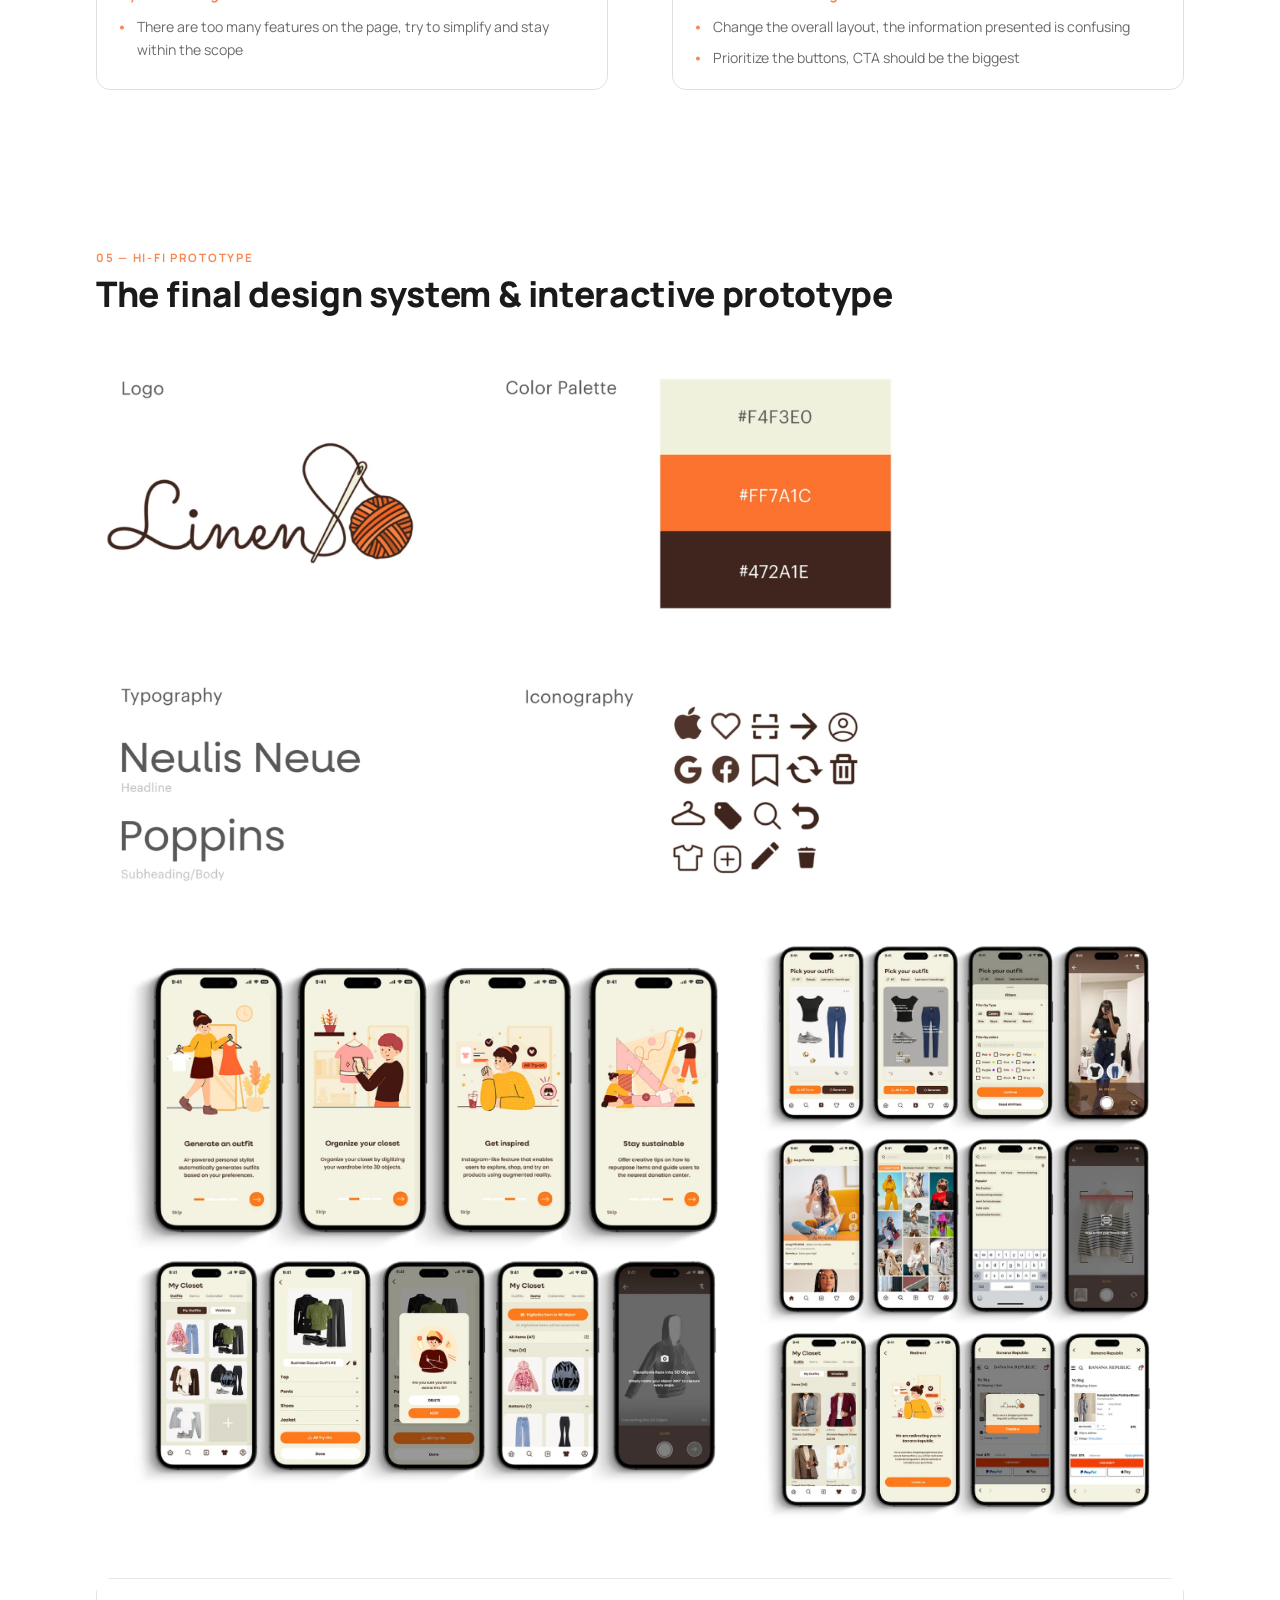
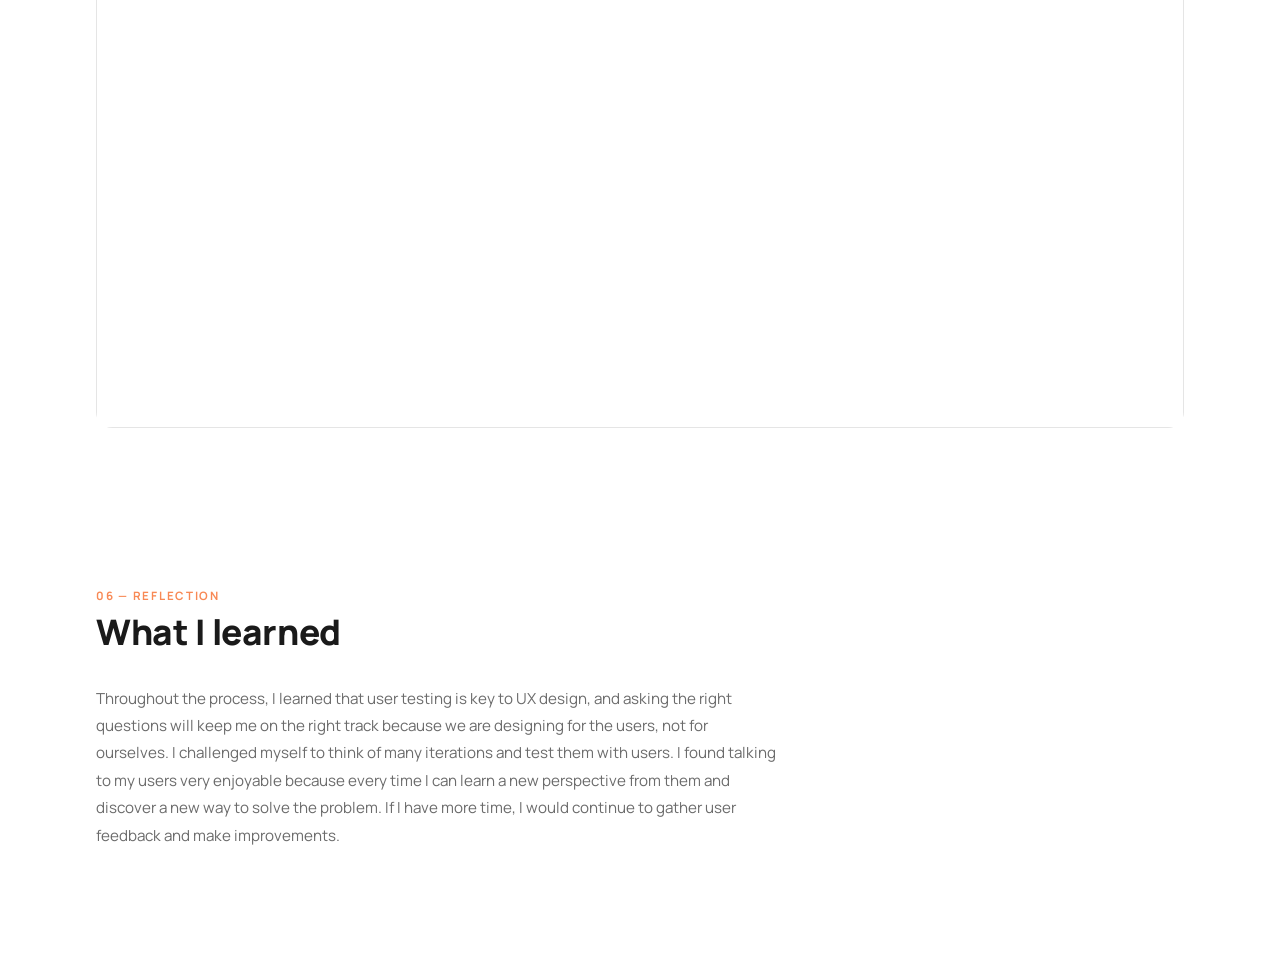
<file: linen.html>
<!DOCTYPE html>
<html lang="en">
<head>
  <meta charset="UTF-8" />
  <meta name="viewport" content="width=device-width, initial-scale=1.0" />
  <title>Linen — Dora Hu Design</title>
  <meta name="description" content="Linen — AI-powered fashion app. A senior capstone project by Dora Hu." />
  
  <link rel="preconnect" href="https://fonts.googleapis.com" />
  <link rel="preconnect" href="https://fonts.gstatic.com" crossorigin />
  <link href="https://fonts.googleapis.com/css2?family=Manrope:wght@300;400;500;600;700;800&family=Playfair+Display:ital,wght@1,700&display=swap" rel="stylesheet" />

  <style>
    *, *::before, *::after { box-sizing: border-box; margin: 0; padding: 0; }

    :root {
      --orange: #F88955;
      --black: #1a1a1a;
      --gray: #6b6b6b;
      --light-gray: #f5f5f5;
      --border: #e8e8e8;
      --white: #ffffff;
    }

    html { scroll-behavior: smooth; }

    body {
      font-family: 'Manrope', sans-serif;
      background: var(--white);
      color: var(--black);
      min-height: 100vh;
      overflow-x: hidden;
    }

    a { text-decoration: none; color: inherit; }

    /* ─── NAV ─────────────────────────────────────────────── */
    nav {
      position: fixed;
      top: 0; left: 0; right: 0;
      z-index: 200;
      display: flex;
      align-items: center;
      justify-content: space-between;
      padding: 1rem 3rem;
      background: rgba(255,255,255,0.95);
      backdrop-filter: blur(10px);
    }

    .nav-logo {
      display: flex;
      align-items: center;
    }

    .nav-logo img {
      height: 36px;
      width: auto;
      display: block;
    }

    .nav-links {
      display: flex;
      align-items: center;
      gap: 2.25rem;
      list-style: none;
    }

    .nav-links a {
      font-family: 'Manrope', sans-serif;
      font-size: 0.9rem;
      font-weight: 400;
      color: #1a1a1a;
      transition: opacity 0.2s;
    }

    .nav-links a:hover { opacity: 0.5; }

    /* Hamburger — hidden on desktop */
    .nav-hamburger {
      display: none;
      flex-direction: column;
      justify-content: center;
      gap: 5px;
      background: none;
      border: none;
      padding: 4px;
      cursor: pointer;
      z-index: 9999;
      position: relative;
    }

    .nav-hamburger span {
      display: block;
      width: 22px;
      height: 2px;
      background: #1a1a1a;
      border-radius: 2px;
      transition: transform 0.25s ease, opacity 0.2s ease;
    }

    .nav-hamburger.open span:nth-child(1) { transform: translateY(7px) rotate(45deg); }
    .nav-hamburger.open span:nth-child(2) { opacity: 0; }
    .nav-hamburger.open span:nth-child(3) { transform: translateY(-7px) rotate(-45deg); }

    @media (max-width: 620px) {
      nav { padding: 1rem 1.5rem; }

      .nav-links {
        display: none;
        position: fixed;
        top: 0; left: 0;
        width: 100vw;
        height: 100vh;
        background: #ffffff;
        flex-direction: column;
        align-items: center;
        justify-content: center;
        gap: 2.5rem;
        z-index: 9000;
      }

      .nav-links.open { display: flex; }

      .nav-links a {
        font-size: 1.6rem;
        font-weight: 700;
        color: #1a1a1a;
      }

      .nav-hamburger { display: flex; }
    }

    /* ─── HERO ────────────────────────────────────────────── */
    .hero {
      padding: 4rem 6rem 4rem;
      margin-top: 0;
      border-bottom: 1px solid var(--border);
    }

    .hero-tag {
      display: inline-block;
      background: var(--orange);
      color: var(--white);
      font-size: 0.75rem;
      font-weight: 700;
      letter-spacing: 0.08em;
      text-transform: uppercase;
      padding: 0.35rem 0.85rem;
      border-radius: 100px;
      margin-bottom: 1.5rem;
    }

    .hero h1 {
      font-size: clamp(2.5rem, 6vw, 5rem);
      font-weight: 800;
      line-height: 1.05;
      letter-spacing: -0.02em;
      color: var(--black);
      margin-bottom: 1.5rem;
    }

    .hero-meta-row {
      display: flex;
      align-items: flex-start;
      gap: 4rem;
      margin-top: 2.5rem;
    }

    .hero-description {
      flex: 1;
      font-size: 1.05rem;
      font-weight: 400;
      color: var(--gray);
      line-height: 1.7;
      max-width: 560px;
    }

    .hero-details {
      display: flex;
      flex-direction: column;
      gap: 1.25rem;
      min-width: 220px;
    }

    .hero-detail-item {
      display: flex;
      flex-direction: column;
      gap: 0.2rem;
    }

    .detail-label {
      font-size: 0.72rem;
      font-weight: 700;
      letter-spacing: 0.1em;
      text-transform: uppercase;
      color: var(--gray);
    }

    .detail-value {
      font-size: 0.9rem;
      font-weight: 500;
      color: var(--black);
      line-height: 1.5;
    }

    /* ─── HERO BANNER ────────────────────────────────────── */
    .hero-banner {
      margin-top: 60px;
      width: 100%;
    }

    .hero-banner img {
      width: 100%;
      height: auto;
      display: block;
    }

    /* ─── PAGE TITLE ─────────────────────────────────────── */
    .page-title {
      text-align: left;
      padding: 3.5rem 3rem 2.5rem;
      max-width: 860px;
      margin: 0 auto;
    }

    .page-tag {
      display: inline-block;
      background: var(--orange);
      color: var(--white);
      font-size: 0.72rem;
      font-weight: 700;
      letter-spacing: 0.08em;
      text-transform: uppercase;
      padding: 0.35rem 0.9rem;
      border-radius: 100px;
      margin-bottom: 1rem;
    }

    .page-title h1 {
      font-size: clamp(2.5rem, 5vw, 4rem);
      font-weight: 800;
      letter-spacing: -0.02em;
      color: var(--black);
      line-height: 1.05;
    }

    /* ─── META SECTION ────────────────────────────────────── */
    .meta-section {
      display: grid;
      grid-template-columns: 1.8fr 1fr;
      max-width: 860px;
      margin: 0 auto;
      padding: 0 3rem 4rem;
      gap: 2rem 6rem;
    }

    .meta-left { display: flex; flex-direction: column; gap: 1.6rem; }
    .meta-right { display: flex; flex-direction: column; gap: 1.6rem; }

    .meta-label {
      font-size: 0.68rem;
      font-weight: 700;
      letter-spacing: 0.14em;
      text-transform: uppercase;
      color: var(--black);
      margin-bottom: 0.55rem;
    }

    .meta-text {
      font-size: 1.05rem;
      font-weight: 400;
      color: var(--gray);
      line-height: 1.72;
    }

    .meta-text + .meta-text { margin-top: 0.75rem; }

    .roles-link {
      color: var(--orange);
      font-weight: 600;
    }

    .proto-anchor {
      width: 110px;
      height: 110px;
      position: relative;
    }

    .proto-circle-btn {
      display: flex;
      align-items: center;
      justify-content: center;
      text-align: center;
      width: 110px;
      height: 110px;
      border-radius: 50%;
      background: #1a1a1a;
      color: #fff;
      font-size: 0.8rem;
      font-weight: 600;
      line-height: 1.3;
      letter-spacing: 0.03em;
      cursor: pointer;
      box-shadow: 0 4px 20px rgba(0,0,0,0.25);
      text-decoration: none;
      transition: box-shadow 0.3s ease, background 0.2s ease;
    }

    .proto-circle-btn:hover {
      background: var(--orange);
    }

    /* ─── THE PROBLEM ─────────────────────────────────────── */
    .problem-band {
      background: #FFF3D6;
      padding: 4rem 6rem;
    }

    .problem-heading {
      font-size: 1.8rem;
      font-weight: 800;
      color: var(--orange);
      margin-bottom: 1.25rem;
    }

    .problem-intro {
      font-size: 1.05rem;
      color: var(--black);
      line-height: 1.7;
      margin-bottom: 1.5rem;
      padding-left: 1rem;
    }

    .problem-highlight {
      color: var(--orange);
      font-weight: 600;
    }

    .problem-list {
      list-style: decimal;
      padding-left: 2rem;
      display: flex;
      flex-direction: column;
      gap: 0.85rem;
    }

    .problem-list li {
      font-size: 1.05rem;
      color: var(--black);
      line-height: 1.7;
    }

    .problem-underline {
      text-decoration: underline;
      text-underline-offset: 3px;
    }

    /* ─── CONTENT WRAPPER ─────────────────────────────────── */
    .content {
      max-width: 900px;
      margin: 0 auto;
      padding: 0 2rem;
    }

    /* ─── SOLUTION FEATURE ────────────────────────────────── */
    .sol-feature {
      display: grid;
      grid-template-columns: 1fr 1fr;
      align-items: center;
      padding: 5rem 6rem;
      gap: 1.5rem;
    }

    .sol-feature-label {
      font-size: 1.1rem;
      font-weight: 700;
      color: var(--orange);
      margin-bottom: 1rem;
    }

    .sol-feature-num {
      font-size: 3.5rem;
      font-weight: 300;
      color: var(--black);
      line-height: 1;
      margin-bottom: 1.25rem;
    }

    .sol-feature-title {
      font-size: 1.3rem;
      font-weight: 700;
      color: var(--black);
      margin-bottom: 0.75rem;
      line-height: 1.3;
    }

    .sol-feature-desc {
      font-size: 1.1rem;
      color: var(--black);
      line-height: 1.65;
      max-width: 340px;
      margin-bottom: 2rem;
    }

    .sol-dot {
      display: block;
      width: 14px;
      height: 14px;
      border-radius: 50%;
      background: var(--black);
    }

    .sol-feature-img {
      display: flex;
      justify-content: center;
    }

    .sol-feature-img img {
      width: 100%;
      max-width: 240px;
      height: auto;
      display: block;
    }

    .sol-feature-flip {
      direction: rtl;
    }
    .sol-feature-flip > * {
      direction: ltr;
    }

    @media (max-width: 768px) {
      .sol-feature { grid-template-columns: 1fr; padding: 3rem 1.5rem; }
      .sol-feature-flip { direction: ltr; }
    }

    /* ─── RESEARCH SECTION ───────────────────────────────── */
    .research-section {
      display: grid;
      grid-template-columns: 1fr 1fr;
      align-items: center;
      gap: 4rem;
      border-bottom: none;
    }

    .research-heading {
      font-size: 2rem;
      font-weight: 800;
      color: var(--black);
      margin-bottom: 1.25rem;
      line-height: 1.1;
    }

    .research-num {
      color: var(--orange);
      font-weight: 800;
    }

    .research-desc {
      font-size: 1rem;
      color: var(--black);
      line-height: 1.7;
      margin-bottom: 1.5rem;
    }

    .research-pain-title {
      font-size: 1rem;
      font-weight: 600;
      color: var(--black);
      margin-bottom: 0.75rem;
    }

    .research-pain-list {
      list-style: decimal;
      padding-left: 1.25rem;
      display: flex;
      flex-direction: column;
      gap: 0.5rem;
    }

    .research-pain-list li {
      font-size: 1rem;
      color: var(--black);
      line-height: 1.6;
    }

    .research-right img {
      width: 75%;
      height: auto;
      border-radius: 16px;
      display: block;
    }

    @media (max-width: 768px) {
      .research-section { grid-template-columns: 1fr; }
    }

    /* ─── COMPETITIVE ANALYSIS ───────────────────────────── */
    .comp-analysis-section {
      background: var(--white);
    }

    .comp-analysis-heading {
      font-size: clamp(1.4rem, 2.5vw, 1.8rem);
      font-weight: 800;
      color: var(--black);
      margin-bottom: 1.25rem;
      line-height: 1.2;
    }

    .comp-analysis-desc {
      font-size: 1rem;
      color: var(--black);
      line-height: 1.75;
      margin-bottom: 1.5rem;
    }

    .comp-analysis-list {
      list-style: none;
      padding-left: 0;
      display: flex;
      flex-direction: column;
      gap: 1rem;
      counter-reset: comp-counter;
    }

    .comp-analysis-list li {
      counter-increment: comp-counter;
      display: flex;
      gap: 0.75rem;
      font-size: 1rem;
      color: var(--black);
      line-height: 1.65;
    }

    .comp-analysis-list li::before {
      content: counter(comp-counter) ".";
      color: var(--black);
      font-weight: 400;
      flex-shrink: 0;
    }

    /* ─── COMP CARDS ─────────────────────────────────────── */
    .comp-cards {
      display: grid;
      grid-template-columns: repeat(3, 1fr);
      gap: 1.25rem;
      margin-top: 2.5rem;
    }

    .comp-item {
      background: var(--white);
      border-radius: 20px;
      padding: 1.75rem;
      display: flex;
      flex-direction: column;
      gap: 1.25rem;
      border: 1.5px solid var(--border);
    }

    .comp-item.alt { background: var(--white); border-color: var(--border); }

    .comp-item-header {
      display: flex;
      align-items: center;
      gap: 1rem;
    }

    .comp-icon {
      width: 56px;
      height: 56px;
      border-radius: 14px;
      flex-shrink: 0;
      display: flex;
      align-items: center;
      justify-content: center;
    }

    .comp-item-name {
      font-size: 1rem;
      font-weight: 700;
      color: var(--black);
    }

    .comp-item-desc {
      font-size: 0.85rem;
      color: var(--gray);
      line-height: 1.65;
      border-bottom: 1px solid var(--border);
      padding-bottom: 1.25rem;
    }

    .comp-sw {
      display: flex;
      flex-direction: column;
      gap: 1rem;
    }

    .comp-sw-label {
      font-size: 0.72rem;
      font-weight: 700;
      letter-spacing: 0.08em;
      text-transform: uppercase;
      margin-bottom: 0.5rem;
    }

    .comp-sw-col:first-child .comp-sw-label { color: #22a06b; }
    .comp-sw-col:last-child .comp-sw-label { color: #d63b1f; }

    .comp-sw-list {
      list-style: none;
      display: flex;
      flex-direction: column;
      gap: 0.4rem;
    }

    .comp-sw-list li {
      font-size: 0.85rem;
      color: var(--black);
      line-height: 1.55;
      display: flex;
      align-items: flex-start;
      gap: 0.5rem;
    }

    .comp-sw-list li::before {
      content: '•';
      color: var(--gray);
      flex-shrink: 0;
    }

    @media (max-width: 768px) {
      .comp-cards { grid-template-columns: 1fr; }
    }

    .research-stats-section {
      border-top: none;
      border-bottom: none;
    }

    /* ─── IDEATION SECTION ───────────────────────────────── */
    .ideation-section {
      display: grid;
      grid-template-columns: 1fr 1fr;
      grid-template-rows: auto auto;
      align-items: start;
      gap: 3rem 4rem;
      border-bottom: none;
    }

    .userflow-text {
      align-self: start;
    }

    .ideation-left .section-heading {
      font-size: clamp(2rem, 4vw, 3rem);
    }

    .ideation-left .section-body {
      font-size: 1rem;
      max-width: 100%;
    }

    .ideation-flow-img {
      display: flex;
      flex-direction: column;
      gap: 1.5rem;
    }

    .ideation-flow-img img {
      width: 100%;
      height: auto;
      border-radius: 16px;
      display: block;
    }

    @media (max-width: 768px) {
      .ideation-section { grid-template-columns: 1fr; }
    }

    /* ─── USERFLOW SECTION ───────────────────────────────── */
    .userflow-section {
      display: grid;
      grid-template-columns: 1fr 1.5fr;
      align-items: center;
      gap: 4rem;
      border-top: none;
      border-bottom: none;
    }

    .userflow-heading {
      font-size: 1.1rem;
      font-weight: 700;
      color: var(--black);
      margin-bottom: 0.75rem;
    }

    .userflow-right img {
      width: 100%;
      height: auto;
      display: block;
    }

    @media (max-width: 768px) {
      .userflow-section { grid-template-columns: 1fr; }
    }

    /* ─── DESIGN TAKEAWAYS ───────────────────────────────── */
    .design-takeaways {
      margin-top: 2rem;
    }

    .takeaway-title {
      font-size: 1rem;
      font-weight: 600;
      color: var(--black);
      margin-bottom: 1rem;
    }

    .takeaway-list {
      list-style: none;
      display: flex;
      flex-direction: column;
      gap: 0.85rem;
    }

    .takeaway-list li {
      font-size: 0.95rem;
      color: var(--black);
      line-height: 1.65;
      display: flex;
      gap: 0.75rem;
    }

    .takeaway-list li::before {
      content: '•';
      color: var(--black);
      flex-shrink: 0;
    }

    /* ─── SYNTHESIZE ─────────────────────────────────────── */
    .synthesize-section {
      margin-top: 2.5rem;
    }

    .synthesize-title {
      font-size: 1.3rem;
      font-weight: 700;
      color: var(--black);
      margin-bottom: 2rem;
    }

    .synthesize-grid {
      display: grid;
      grid-template-columns: 1fr 1fr;
      gap: 2rem 4rem;
    }

    .syn-item {
      padding: 1.25rem;
      background: var(--white);
      border-radius: 14px;
      border: 1.5px solid #e0e0e0;
    }

    .syn-cat {
      font-size: 0.9rem;
      font-weight: 700;
      color: var(--orange);
      margin-bottom: 0.75rem;
      letter-spacing: 0.02em;
    }

    .syn-list {
      list-style: none;
      display: flex;
      flex-direction: column;
      gap: 0.5rem;
    }

    .syn-list li {
      font-size: 0.88rem;
      color: var(--gray);
      line-height: 1.65;
      display: flex;
      gap: 0.6rem;
    }

    .syn-list li::before {
      content: '•';
      color: var(--orange);
      flex-shrink: 0;
      font-weight: 700;
    }

    @media (max-width: 768px) {
      .synthesize-grid { grid-template-columns: 1fr; }
      .synthesize-section { padding: 1.5rem; }
    }

    /* ─── BACK TO TOP ────────────────────────────────────── */
    .back-to-top {
      position: sticky;
      bottom: 2rem;
      float: right;
      margin-right: 2rem;
      width: 44px;
      height: 44px;
      border-radius: 50%;
      background: var(--white);
      color: #aaa;
      font-size: 1.1rem;
      display: flex;
      align-items: center;
      justify-content: center;
      text-decoration: none;
      border: 1.5px solid #d0d0d0;
      transition: border-color 0.2s, color 0.2s, transform 0.2s;
      z-index: 100;
    }

    .back-to-top:hover {
      border-color: var(--orange);
      color: var(--orange);
      transform: translateY(-3px);
    }

    /* ─── PROCESS BAR ────────────────────────────────────── */
    .process-bar {
      background: #FFF3D6;
      padding: 3.5rem 6rem;
      text-align: center;
    }

    .process-title {
      font-size: 1.6rem;
      font-weight: 700;
      color: var(--black);
      margin-bottom: 2rem;
    }

    .process-steps {
      display: flex;
      align-items: center;
      justify-content: center;
      flex-wrap: wrap;
      gap: 0.75rem;
    }

    .process-step {
      font-size: 1rem;
      font-weight: 400;
      color: #444;
      text-decoration: none;
      transition: color 0.2s;
    }

    a.process-step:hover {
      color: var(--orange);
    }

    .process-arrow {
      color: var(--orange);
      font-size: 1.2rem;
    }

    /* ─── BUSINESS INSIGHT ───────────────────────────────── */
    .business-insight {
      padding: 5rem 6rem;
      text-align: center;
      display: flex;
      flex-direction: column;
      gap: 1.25rem;
    }

    .bi-line1 {
      font-size: 1rem;
      color: var(--gray);
    }

    .bi-line2, .bi-line3 {
      font-size: 1.05rem;
      color: var(--black);
      line-height: 1.7;
    }

    .bi-arrows {
      font-size: 1.2rem;
      color: var(--black);
      margin-top: 0.5rem;
      letter-spacing: 0.5rem;
    }

    /* ─── SECTION ─────────────────────────────────────────── */
    .case-section {
      padding: 5rem 6rem;
      border-bottom: none;
    }

    .section-number {
      font-size: 0.72rem;
      font-weight: 700;
      letter-spacing: 0.15em;
      text-transform: uppercase;
      color: var(--orange);
      margin-bottom: 0.5rem;
    }

    .section-heading {
      font-size: clamp(1.6rem, 3vw, 2.2rem);
      font-weight: 800;
      letter-spacing: -0.01em;
      color: var(--black);
      margin-bottom: 2rem;
      line-height: 1.2;
    }

    .section-body {
      font-size: 0.95rem;
      font-weight: 400;
      color: var(--gray);
      line-height: 1.8;
      max-width: 680px;
    }

    .section-body p + p { margin-top: 1rem; }

    /* ─── PROBLEM SECTION ─────────────────────────────────── */
    .problem-cards {
      display: grid;
      grid-template-columns: repeat(3, 1fr);
      gap: 1.25rem;
      margin-top: 2.5rem;
    }

    .problem-card {
      background: var(--white);
      border-radius: 20px;
      padding: 1.75rem;
    }

    .problem-card .prob-num {
      font-size: 0.7rem;
      font-weight: 700;
      letter-spacing: 0.12em;
      text-transform: uppercase;
      color: var(--orange);
      margin-bottom: 0.75rem;
    }

    .problem-card h3 {
      font-size: 1rem;
      font-weight: 700;
      color: var(--black);
      margin-bottom: 0.6rem;
      line-height: 1.3;
    }

    .problem-card p {
      font-size: 0.85rem;
      color: var(--gray);
      line-height: 1.65;
    }

    /* ─── SOLUTION CARDS ──────────────────────────────────── */
    .solution-list {
      display: flex;
      flex-direction: column;
      gap: 1.25rem;
      margin-top: 2.5rem;
    }

    .solution-item {
      display: flex;
      align-items: flex-start;
      gap: 1.5rem;
      background: var(--light-gray);
      border-radius: 20px;
      padding: 1.75rem 2rem;
    }

    .sol-num {
      font-size: 2rem;
      font-weight: 800;
      color: var(--orange);
      line-height: 1;
      flex-shrink: 0;
      width: 2.5rem;
    }

    .sol-content h3 {
      font-size: 1rem;
      font-weight: 700;
      color: var(--black);
      margin-bottom: 0.4rem;
    }

    .sol-content p {
      font-size: 0.88rem;
      color: var(--gray);
      line-height: 1.65;
    }

    /* ─── RESEARCH ────────────────────────────────────────── */
    .research-stats {
      display: flex;
      gap: 2rem;
      margin: 2.5rem 0;
    }

    .stat-box {
      background: var(--orange);
      color: var(--white);
      border-radius: 20px;
      padding: 1.5rem 2rem;
      text-align: center;
      flex: 1;
    }

    .stat-box .stat-num {
      font-size: 2.5rem;
      font-weight: 800;
      line-height: 1;
      margin-bottom: 0.4rem;
    }

    .stat-box .stat-label {
      font-size: 0.8rem;
      font-weight: 500;
      opacity: 0.85;
      line-height: 1.4;
    }

    .pain-points {
      margin-top: 2.5rem;
    }

    .pain-points h3 {
      font-size: 0.72rem;
      font-weight: 700;
      letter-spacing: 0.12em;
      text-transform: uppercase;
      color: var(--gray);
      margin-bottom: 1rem;
    }

    .pain-list {
      display: flex;
      flex-direction: column;
      gap: 0.75rem;
      list-style: none;
    }

    .pain-list li {
      display: flex;
      align-items: flex-start;
      gap: 0.75rem;
      font-size: 0.9rem;
      color: var(--black);
      line-height: 1.55;
    }

    .pain-list li::before {
      content: '';
      flex-shrink: 0;
      width: 8px;
      height: 8px;
      border-radius: 50%;
      background: var(--orange);
      margin-top: 0.45rem;
    }

    /* ─── COMPETITIVE ANALYSIS ────────────────────────────── */
    .comp-grid {
      display: grid;
      grid-template-columns: repeat(3, 1fr);
      gap: 1.25rem;
      margin-top: 2.5rem;
    }

    .comp-card {
      border: 1.5px solid var(--border);
      border-radius: 20px;
      padding: 1.5rem;
    }

    .comp-card .comp-name {
      font-size: 1rem;
      font-weight: 700;
      color: var(--black);
      margin-bottom: 1rem;
    }

    .comp-row {
      margin-bottom: 0.85rem;
    }

    .comp-row .row-label {
      font-size: 0.7rem;
      font-weight: 700;
      letter-spacing: 0.1em;
      text-transform: uppercase;
      margin-bottom: 0.3rem;
    }

    .row-label.strength { color: #22a06b; }
    .row-label.weakness { color: #e5341b; }

    .comp-row p {
      font-size: 0.82rem;
      color: var(--gray);
      line-height: 1.6;
    }

    /* ─── USER FLOW / IDEATION ────────────────────────────── */
    .flow-pages {
      display: flex;
      gap: 0.75rem;
      margin-top: 2rem;
      flex-wrap: wrap;
    }

    .flow-page {
      background: var(--light-gray);
      border-radius: 12px;
      padding: 0.6rem 1.1rem;
      font-size: 0.82rem;
      font-weight: 600;
      color: var(--black);
    }

    /* ─── TESTING ─────────────────────────────────────────── */
    .testing-findings {
      margin-top: 2.5rem;
      display: flex;
      flex-direction: column;
      gap: 1rem;
    }

    .finding-item {
      border-left: 3px solid var(--orange);
      padding-left: 1.25rem;
    }

    .finding-item .finding-cat {
      font-size: 0.72rem;
      font-weight: 700;
      letter-spacing: 0.1em;
      text-transform: uppercase;
      color: var(--orange);
      margin-bottom: 0.3rem;
    }

    .finding-item p {
      font-size: 0.88rem;
      color: var(--gray);
      line-height: 1.6;
    }

    /* ─── DESIGN SYSTEM ───────────────────────────────────── */
    .design-system {
      margin-top: 2.5rem;
      display: flex;
      flex-direction: column;
      gap: 1.5rem;
    }

    .ds-block h3 {
      font-size: 0.72rem;
      font-weight: 700;
      letter-spacing: 0.1em;
      text-transform: uppercase;
      color: var(--gray);
      margin-bottom: 0.85rem;
    }

    .color-swatches {
      display: flex;
      gap: 0.75rem;
    }

    .swatch {
      width: 48px;
      height: 48px;
      border-radius: 12px;
      border: 1px solid var(--border);
    }

    .tool-chips {
      display: flex;
      gap: 0.6rem;
      flex-wrap: wrap;
    }

    .tool-chip {
      background: var(--light-gray);
      border-radius: 8px;
      padding: 0.45rem 0.9rem;
      font-size: 0.82rem;
      font-weight: 600;
      color: var(--black);
    }

    /* ─── REFLECTION ──────────────────────────────────────── */
    .reflection-quote {
      background: var(--orange);
      border-radius: 24px;
      padding: 3rem;
      margin-top: 2.5rem;
    }

    .reflection-quote p {
      font-size: 1.15rem;
      font-weight: 500;
      color: var(--white);
      line-height: 1.7;
    }

    .reflection-quote .quote-mark {
      font-size: 3rem;
      line-height: 0.5;
      font-weight: 800;
      color: rgba(255,255,255,0.4);
      display: block;
      margin-bottom: 0.5rem;
    }

    /* ─── FOOTER ──────────────────────────────────────────── */
    footer {
      padding: 3rem 6rem;
      border-top: 1px solid var(--border);
      display: flex;
      align-items: center;
      justify-content: space-between;
    }

    footer .footer-logo img {
      height: 32px;
    }

    footer .footer-links {
      display: flex;
      gap: 2rem;
      list-style: none;
    }

    footer .footer-links a {
      font-size: 0.88rem;
      font-weight: 400;
      color: var(--gray);
      transition: color 0.2s;
    }

    footer .footer-links a:hover { color: var(--black); }

    footer .footer-date {
      font-size: 0.82rem;
      color: var(--gray);
    }

    /* ─── BACK LINK ───────────────────────────────────────── */
    .back-link {
      display: inline-flex;
      align-items: center;
      gap: 0.5rem;
      font-size: 0.85rem;
      font-weight: 600;
      color: var(--gray);
      transition: color 0.2s;
      padding: 1.5rem 6rem 0;
    }

    .back-link:hover { color: var(--black); }

    /* ─── RESPONSIVE ──────────────────────────────────────── */
    @media (max-width: 768px) {
      nav { padding: 1rem 1.5rem; }
      .hero, .case-section { padding-left: 1.5rem; padding-right: 1.5rem; }
      .hero-band { padding: 2rem 1.5rem; flex-direction: column; }
      .hero-meta-row { flex-direction: column; gap: 2rem; }
      .problem-cards, .comp-grid { grid-template-columns: 1fr; }
      .research-stats { flex-wrap: wrap; }
      footer { flex-direction: column; gap: 1.5rem; padding: 2rem 1.5rem; }
      .back-link { padding-left: 1.5rem; }

      /* Stack meta section as single column in correct order */
      .meta-section {
        grid-template-columns: 1fr;
        padding: 0 1.5rem 3rem;
        gap: 0;
      }
      .meta-left, .meta-right {
        display: contents;
      }
      /* Overview → Tools → Timeline → Roles → Prototype */
      .meta-left .meta-block:nth-child(1) { order: 1; }  /* Overview */
      .meta-left .meta-block:nth-child(2) { order: 2; }  /* Tools */
      .meta-left .meta-block:nth-child(3) { order: 3; }  /* Timeline */
      .meta-right .meta-block:nth-child(1) { order: 4; } /* Roles */
      .meta-right .meta-block:nth-child(2) { order: 5; } /* Prototype */
      .meta-section > .meta-left > .meta-block,
      .meta-section > .meta-right > .meta-block {
        margin-bottom: 1.6rem;
      }
    }
  </style>
  <script>
    (function(){
      var c=document.createElement("canvas");c.width=64;c.height=64;
      var ctx=c.getContext("2d"),img=new Image();
      img.onload=function(){
        var pad=2,size=64-pad*2,sc=Math.min(size/img.width,size/img.height);
        var w=img.width*sc,h=img.height*sc;
        ctx.drawImage(img,(64-w)/2,(64-h)/2,w,h);
        var l=document.createElement("link");l.rel="icon";l.type="image/png";
        l.href=c.toDataURL("image/png");document.head.appendChild(l);
      };img.src="HU_Logo.png";
    })();
  </script>
  <!-- Google Analytics -->
  <script async src="https://www.googletagmanager.com/gtag/js?id=G-CXSVPXK3VE"></script>
  <script>
    window.dataLayer = window.dataLayer || [];
    function gtag(){dataLayer.push(arguments);}
    gtag('js', new Date());
    gtag('config', 'G-CXSVPXK3VE');
  </script>
  <link rel="stylesheet" href="BubbleMenu-v2.css" />
  <script src="https://cdnjs.cloudflare.com/ajax/libs/gsap/3.12.5/gsap.min.js"></script>
  <script src="BubbleMenu-v2.js"></script>
</head>
<body>

  <!-- NAV -->
  <nav>
    <a href="index.html" class="nav-logo">
      <img src="HU_Logo.png" alt="Dora Hu Design" />
    </a>
    <ul class="nav-links" id="nav-links">
    <li><a href="portfolio.html">Work</a></li>
    <li><a href="about.html">About</a></li>
    <li><a href="services.html">Services</a></li>
    <li><a href="#">Playground</a></li>
    <li><a href="#">Photography</a></li>
    </ul>
    <button class="nav-hamburger" id="hamburger" aria-label="Menu">
      <span></span><span></span><span></span>
    </button>
  </nav>

  <!-- HERO BANNER -->
  <div class="hero-banner">
    <img src="Linen-Hero-banner.png" alt="Linen Hero Banner" />
  </div>

  <!-- PAGE TITLE -->
  <div class="page-title">
    <span class="page-tag">Case Study</span>
    <h1>Linen</h1>
  </div>

  <!-- META -->
  <div class="meta-section">
    <div class="meta-left">
      <div class="meta-block">
        <p class="meta-label">Overview</p>
        <p class="meta-text">Linen is an AI-powered fashion app offering fashion advice, outfit generation based on preferences, virtual try-on, and an Instagram-style interface for fashion inspiration.</p>
        <p class="meta-text">This project was created in collaboration with my classmate, Chisom M, for our Senior capstone project.</p>
      </div>
      <div class="meta-block">
        <p class="meta-label">Tools</p>
        <p class="meta-text">Figma, Adobe Photoshop, Illustrator</p>
      </div>
      <div class="meta-block">
        <p class="meta-label">Timeline</p>
        <p class="meta-text">Oct 2023 – Jan 2024</p>
      </div>
    </div>
    <div class="meta-right">
      <div class="meta-block">
        <p class="meta-label">Roles</p>
        <p class="meta-text">
          <a class="roles-link" href="#">Product Design &amp; Art Director</a>: user experience and interface design, user research, prototyping, illustration, art direction
        </p>
      </div>
      <div class="meta-block">
        <div class="proto-anchor">
          <a class="proto-circle-btn" href="https://www.figma.com/proto/6xxIp4ujxSiCeWLMgsWk1R/Linen-Fashion-App-Wireframe--Lo-fi---Hi-fi-prototype?content-scaling=fixed&kind=proto&node-id=4-9708&page-id=0%3A1&scaling=scale-down&starting-point-node-id=4%3A9708&t=tpk5XtbCKsAvcb8H-1" target="_blank" rel="noopener">View<br>Prototype</a>
        </div>
      </div>
    </div>
  </div>

  <!-- THE PROBLEM DETAIL -->
  <section class="case-section" style="background:#FFF3D6;">
    <p class="section-number">The Problem</p>
    <h2 class="section-heading">What's standing between college students and their best look?</h2>
    <p class="section-body">
      Through user research interviews with 18–25 year-olds, we identified three recurring pain points that made getting dressed every day more stressful than it needed to be.
    </p>
    <div class="problem-cards">
      <div class="problem-card">
        <p class="prob-num">01</p>
        <h3>Outfit Selection Difficulty</h3>
        <p>Choosing an outfit takes too much time and mental energy, especially when balancing a busy academic schedule.</p>
      </div>
      <div class="problem-card">
        <p class="prob-num">02</p>
        <h3>Financial Constraints</h3>
        <p>Limited budgets make it hard to explore new styles or buy pieces that truly work together — leading to underused wardrobes.</p>
      </div>
      <div class="problem-card">
        <p class="prob-num">03</p>
        <h3>Trend Awareness Gaps</h3>
        <p>Choosing the right outfit for the right occasion — interviews, dates, social events — is a persistent source of anxiety.</p>
      </div>
    </div>
  </section>

  <!-- SOLUTION 01 -->
  <div class="sol-feature">
    <div class="sol-feature-img">
      <img src="Linen-solution-1.gif" alt="Linen Solution 1 - AI Outfit Generation" />
    </div>
    <div class="sol-feature-text">
      <p class="sol-feature-label">{Solution}</p>
      <p class="sol-feature-num">01</p>
      <p class="sol-feature-desc">Use AI technology to generate outfits based on occasions and personal preferences</p>
    </div>
  </div>

  <!-- SOLUTION 02 -->
  <div class="sol-feature">
    <div class="sol-feature-img">
      <img src="Linen-solution-2.gif" alt="Linen Solution 2 - 3D Digitization" />
    </div>
    <div class="sol-feature-text">
      <p class="sol-feature-label">{Solution}</p>
      <p class="sol-feature-num">02</p>
      <p class="sol-feature-desc">Digitize personal items into 3D objects and enable virtual try-on to save time</p>
    </div>
  </div>

  <!-- SOLUTION 03 -->
  <div class="sol-feature">
    <div class="sol-feature-img">
      <img src="Linen-solution-3.gif" alt="Linen Solution 3 - Community Feed" />
    </div>
    <div class="sol-feature-text">
      <p class="sol-feature-label">{Solution}</p>
      <p class="sol-feature-num">03</p>
      <p class="sol-feature-desc">Instagram-like community to get inspired from around the world</p>
    </div>
  </div>

  <!-- BUSINESS INSIGHT -->
  <div class="business-insight">
    <p class="bi-line1">As a design student with a business minor...</p>
    <p class="bi-line2">I wanted to go beyond just incorporating nice features<br>and add something that can benefit the business.</p>
    <p class="bi-line3">So, I added an in-app shopping feature to enhance the<br>user experience and contribute to the overall benefit of<br>the business.</p>
    <p class="bi-arrows">↓ &nbsp; ↓</p>
  </div>

  <!-- SOLUTION 04 -->
  <div class="sol-feature">
    <div class="sol-feature-img">
      <img src="Linen-solution-4.gif" alt="Linen Solution 4 - AR Try-on and In-app Shopping" />
    </div>
    <div class="sol-feature-text">
      <p class="sol-feature-label">{Solution}</p>
      <p class="sol-feature-num">04</p>
      <h3 class="sol-feature-title">AR try-on and In-app shopping</h3>
      <p class="sol-feature-desc" style="font-size:0.95rem;">Shop owners can share products as 3D objects for users to virtually try on. This helps users establish a deeper connection with the product, enabling better conversion. Additionally, by adding items to the wishlist, users can shop within the app.</p>
    </div>
  </div>


  <!-- PROCESS BAR -->
  <div class="process-bar">
    <h2 class="process-title">Process</h2>
    <div class="process-steps">
      <a class="process-step" href="#research">Research</a>
      <span class="process-arrow">→</span>
      <a class="process-step" href="#ideation">Ideation</a>
      <span class="process-arrow">→</span>
      <a class="process-step" href="#design">Lo-fi Prototype</a>
      <span class="process-arrow">→</span>
      <a class="process-step" href="#user-testing">User Testing</a>
      <span class="process-arrow">→</span>
      <a class="process-step" href="#hifi">Hi-fi Prototype</a>
      <span class="process-arrow">→</span>
      <a class="process-step" href="#reflection">Reflection</a>
    </div>
  </div>

  <!-- 01 RESEARCH -->
  <section class="case-section research-section" id="research">
    <div class="research-left">
      <p class="section-number"><span class="research-num">01.</span> Research</p>
      <h2 class="section-heading">Understanding the user</h2>
      <p class="section-body">We conducted five user interviews with current college students aged 18–25.</p>
      <p class="section-body" style="margin-top:1rem; font-weight:600; color:var(--black);">3 main pain points:</p>
      <ol class="research-pain-list">
        <li>Time consuming</li>
        <li>Financial constraints</li>
        <li>Hard time selecting suitable outfits</li>
      </ol>
    </div>
    <div class="research-right">
      <img src="Linen-Research-01.png" alt="Research session with sticky notes" />
    </div>
  </section>


  <!-- COMPETITIVE ANALYSIS -->
  <section class="case-section comp-analysis-section">
    <p class="section-number">Competitive Analysis</p>
    <h2 class="section-heading">Finding inspiration from competitors</h2>
    <p class="section-body">I researched some competitors' app to find inspiration. What I took away were:</p>
    <ol class="comp-analysis-list" style="margin-top:1rem;">
      <li>Grouping information together using cards can best utilize space.</li>
      <li>Having a familiar user interface helps users adopt more quickly.</li>
      <li>Incorporating a section for user-generated content enhances engagement and promotes user stickiness.</li>
    </ol>

    <div class="comp-cards">

      <!-- Nike -->
      <div class="comp-item">
        <div class="comp-item-header">
          <div class="comp-icon" style="background:transparent; border:none;">
            <img src="Linen-research-icon-01.png" alt="Nike icon" style="width:56px;height:56px;border-radius:14px;object-fit:cover;" />
          </div>
          <p class="comp-item-name">Nike Virtual View</p>
        </div>
        <p class="comp-item-desc">Nike Virtual View on FinishLine.com lets shoppers preview clothing on 3D holograms of models in WebAR.</p>
        <div class="comp-sw">
          <div class="comp-sw-col">
            <p class="comp-sw-label">Strengths</p>
            <ul class="comp-sw-list">
              <li>AR try-on features</li>
              <li>Easy access to web-based AR</li>
            </ul>
          </div>
          <div class="comp-sw-col">
            <p class="comp-sw-label">Weaknesses</p>
            <ul class="comp-sw-list">
              <li>Lack of personalized options</li>
              <li>Lack of variety (brands, choices)</li>
            </ul>
          </div>
        </div>
      </div>

      <!-- Acloset -->
      <div class="comp-item alt">
        <div class="comp-item-header">
          <div class="comp-icon" style="background:transparent; border:none;">
            <img src="Linen-research-icon-02.png" alt="Acloset icon" style="width:56px;height:56px;border-radius:14px;object-fit:cover;" />
          </div>
          <p class="comp-item-name">Acloset</p>
        </div>
        <p class="comp-item-desc">Acloset is an AI-powered fashion app that helps you manage your closet, create outfits, get style recommendations, and buy and sell pre-loved clothes.</p>
        <div class="comp-sw">
          <div class="comp-sw-col">
            <p class="comp-sw-label">Strengths</p>
            <ul class="comp-sw-list">
              <li>AI-powered</li>
              <li>Digital closet</li>
              <li>Outfit recommendations</li>
              <li>Pre-loved marketplace</li>
            </ul>
          </div>
          <div class="comp-sw-col">
            <p class="comp-sw-label">Weaknesses</p>
            <ul class="comp-sw-list">
              <li>Lack of personalized options</li>
              <li>Lack of try-on feature</li>
            </ul>
          </div>
        </div>
      </div>

      <!-- Aiuta -->
      <div class="comp-item">
        <div class="comp-item-header">
          <div class="comp-icon" style="background:transparent; border:none;">
            <img src="Linen-research-icon-03.png" alt="Aiuta icon" style="width:56px;height:56px;border-radius:14px;object-fit:cover;" />
          </div>
          <p class="comp-item-name">Aiuta</p>
        </div>
        <p class="comp-item-desc">Aiuta is a fashion-tech app that uses AI to help users express their personality through style.</p>
        <div class="comp-sw">
          <div class="comp-sw-col">
            <p class="comp-sw-label">Strengths</p>
            <ul class="comp-sw-list">
              <li>AI-powered</li>
              <li>Virtual try-on using images</li>
              <li>AI stylist feedback</li>
            </ul>
          </div>
          <div class="comp-sw-col">
            <p class="comp-sw-label">Weaknesses</p>
            <ul class="comp-sw-list">
              <li>Bad user experience</li>
              <li>Lack of user-generated content</li>
            </ul>
          </div>
        </div>
      </div>

    </div>
  </section>

  <!-- 02 IDEATION -->
  <section class="case-section ideation-section" id="ideation">
    <div class="ideation-left">
      <p class="section-number">02 — Ideation</p>
      <h2 class="section-heading">From sketches to structure</h2>
      <p class="section-body">
        We began with low-fidelity sketches and peer collaboration sessions to explore a wide range of interaction models. Ideas were stress-tested against our research findings before narrowing down to a core user flow.
      </p>
      <p class="section-body" style="margin-top:1rem;">
        The user flow was mapped across five key pages — covering the complete journey from onboarding through AI generation, virtual try-on, community browsing, and closet management.
      </p>
    </div>
    <div class="ideation-flow-img">
      <img src="Linen-Ideation-01.png" alt="Linen Ideation Sketches" />
      <div class="flow-pages">
        <span class="flow-page">Onboarding</span>
        <span class="flow-page">AI Outfit Generator</span>
        <span class="flow-page">Virtual Try-On</span>
        <span class="flow-page">Explore Feed</span>
        <span class="flow-page">My Closet</span>
      </div>
    </div>
    <div class="userflow-text">
      <h3 class="userflow-heading">Userflow</h3>
      <p class="section-body" style="margin-top:0.5rem;">We mapped out the system and divided it into 5 sub pages: Homepage, Explore Page, Generate Outfit Page, My Closet Page, and Profile Page.</p>
    </div>
    <div class="ideation-flow-img">
      <img src="Linen-Ideation-02.png" alt="Linen User Flow Diagram" />
    </div>
  </section>

  <!-- 03 DESIGN -->
  <section class="case-section" id="design">
    <p class="section-number">03 — Design</p>
    <h2 class="section-heading">Wireframes &amp; lo-fi prototype</h2>
    <p class="section-body">
      Low-fidelity wireframes were created in Figma and tested with real users before any visual styling was applied. This ensured that core interaction patterns and information hierarchy were sound before investing in high-fidelity execution.
    </p>
    <p class="section-body" style="margin-top:1rem;">
      Lo-fi prototype testing revealed that users expected the AI generator to surface on the home screen — not buried in a secondary tab — and that the closet management flow needed to be reordered to match mental models around getting dressed.
    </p>
    <div class="design-system">
      <div class="ds-block">
        <h3>Tools Used</h3>
        <div class="tool-chips">
          <span class="tool-chip">Figma</span>
          <span class="tool-chip">Adobe Photoshop</span>
          <span class="tool-chip">Adobe Illustrator</span>
        </div>
      </div>
    </div>
    <img src="Linen-Design-01.png" alt="Linen Wireframes" style="width:100%; height:auto; border-radius:16px; margin-top:2.5rem; display:block;" />

    <div class="design-takeaways">
      <p class="takeaway-title">User Testing Takeaways :</p>
      <ul class="takeaway-list">
        <li>Include all the steps for the main user flows that the user will take, including pop-up screens, etc.</li>
        <li>Ensure clear identification by labeling significant buttons, such as 'Try-on'.</li>
      </ul>
    </div>
    <img src="Linen-Design-02.png" alt="Linen Design" style="width:100%; height:auto; border-radius:16px; margin-top:2rem; display:block;" />

    <div class="design-takeaways" style="margin-top:2rem;">
      <p class="takeaway-title">User Testing Takeaways :</p>
      <ul class="takeaway-list">
        <li>Incorporate onboarding pages to help users understand the app's purpose and functionality.</li>
        <li>Not every button needs to be functional, prioritize functionality for the main user flows.</li>
        <li>The camera has three functions – scan, AR try-on, and digitalize. The functionality of the camera is a bit confusing. Differentiate when to use each function.</li>
      </ul>
    </div>
  </section>

  <!-- 04 USER TESTING -->
  <section class="case-section" id="user-testing">
    <p class="section-number">04 — User Testing</p>
    <h2 class="section-heading">1:1 moderated usability sessions</h2>
    <p class="section-body">
      Three participants completed moderated usability sessions — conducted both in-person and remotely via Zoom. Tasks covered the full product journey: onboarding, outfit generation, closet management, and social browsing.
    </p>
    <img src="Linen-User-Testing-01.png" alt="User Testing" style="width:70%; height:auto; border-radius:16px; margin-top:2rem; display:block;" />
    <img src="Linen-User-Testing-02.png" alt="User Testing 02" style="width:100%; height:auto; border-radius:16px; margin-top:2rem; display:block;" />
    <img src="Linen-User-Testing-03.png" alt="User Testing 03" style="width:100%; height:auto; border-radius:16px; margin-top:2rem; display:block;" />

    <div class="synthesize-section">
      <h3 class="synthesize-title">Synthesize findings:</h3>
      <div class="synthesize-grid">
        <div class="syn-item">
          <p class="syn-cat">User Interface</p>
          <ul class="syn-list">
            <li>Change the layout and reorganize information</li>
            <li>Remove the pattern from the background</li>
          </ul>
        </div>
        <div class="syn-item">
          <p class="syn-cat">Sign Up Page</p>
          <ul class="syn-list">
            <li>Incorporate onboarding pages to help users understand the app's purpose and functionality</li>
          </ul>
        </div>
        <div class="syn-item">
          <p class="syn-cat">Explore Page</p>
          <ul class="syn-list">
            <li>Replace the camera icon with a new one to represent the 'scan' feature</li>
          </ul>
        </div>
        <div class="syn-item">
          <p class="syn-cat">Home Page</p>
          <ul class="syn-list">
            <li>Remove the search bar on the top</li>
            <li>Add shop to the home page to showcase the 'shop feature'</li>
          </ul>
        </div>
        <div class="syn-item">
          <p class="syn-cat">My Closet Page</p>
          <ul class="syn-list">
            <li>There are too many features on the page, try to simplify and stay within the scope</li>
          </ul>
        </div>
        <div class="syn-item">
          <p class="syn-cat">Generate Outfit Page</p>
          <ul class="syn-list">
            <li>Change the overall layout, the information presented is confusing</li>
            <li>Prioritize the buttons, CTA should be the biggest</li>
          </ul>
        </div>
      </div>
    </div>
  </section>

  <!-- 05 HI-FI PROTOTYPE -->
  <section class="case-section" id="hifi" style="border-color: transparent;">
    <p class="section-number">05 — Hi-fi Prototype</p>
    <h2 class="section-heading">The final design system &amp; interactive prototype</h2>
    <img src="Linen-hifi-prototype-design-system.png" alt="Linen Hi-fi Design System" style="width:75%; height:auto; border-radius:16px; margin-top:2rem; display:block;" />
    <img src="Linen-hifi-prototype-screens.png" alt="Linen Hi-fi Prototype Screens" style="width:100%; height:auto; border-radius:16px; margin-top:2rem; display:block;" />
    <div style="margin-top:2rem; border-radius:16px; overflow:hidden;">
      <iframe style="border: 1px solid rgba(0, 0, 0, 0.1); display:block;" width="100%" height="450" src="https://embed.figma.com/proto/6xxIp4ujxSiCeWLMgsWk1R/Linen-Fashion-App-Wireframe--Lo-fi---Hi-fi-prototype?content-scaling=fixed&kind=proto&node-id=4-9708&page-id=0%3A1&scaling=scale-down&starting-point-node-id=4%3A9708&embed-host=share" allowfullscreen></iframe>
    </div>
  </section>

  <!-- 06 REFLECTION -->
  <section class="case-section" id="reflection" style="border-color: transparent;">
    <p class="section-number">06 — Reflection</p>
    <h2 class="section-heading">What I learned</h2>
    <p class="section-body">
      Throughout the process, I learned that user testing is key to UX design, and asking the right questions will keep me on the right track because we are designing for the users, not for ourselves. I challenged myself to think of many iterations and test them with users. I found talking to my users very enjoyable because every time I can learn a new perspective from them and discover a new way to solve the problem. If I have more time, I would continue to gather user feedback and make improvements.
    </p>
  </section>



  <!-- BACK TO TOP -->
  <a class="back-to-top" href="#" aria-label="Back to top">↑</a>

  <script>
    const hamburger = document.getElementById('hamburger');
    const navLinks = document.getElementById('nav-links');

    hamburger.addEventListener('click', () => {
      hamburger.classList.toggle('open');
      navLinks.classList.toggle('open');
    });

    // Close menu when a link is clicked
    navLinks.querySelectorAll('a').forEach(link => {
      link.addEventListener('click', () => {
        hamburger.classList.remove('open');
        navLinks.classList.remove('open');
      });
    });
  </script>

</body>
</html>
</file>
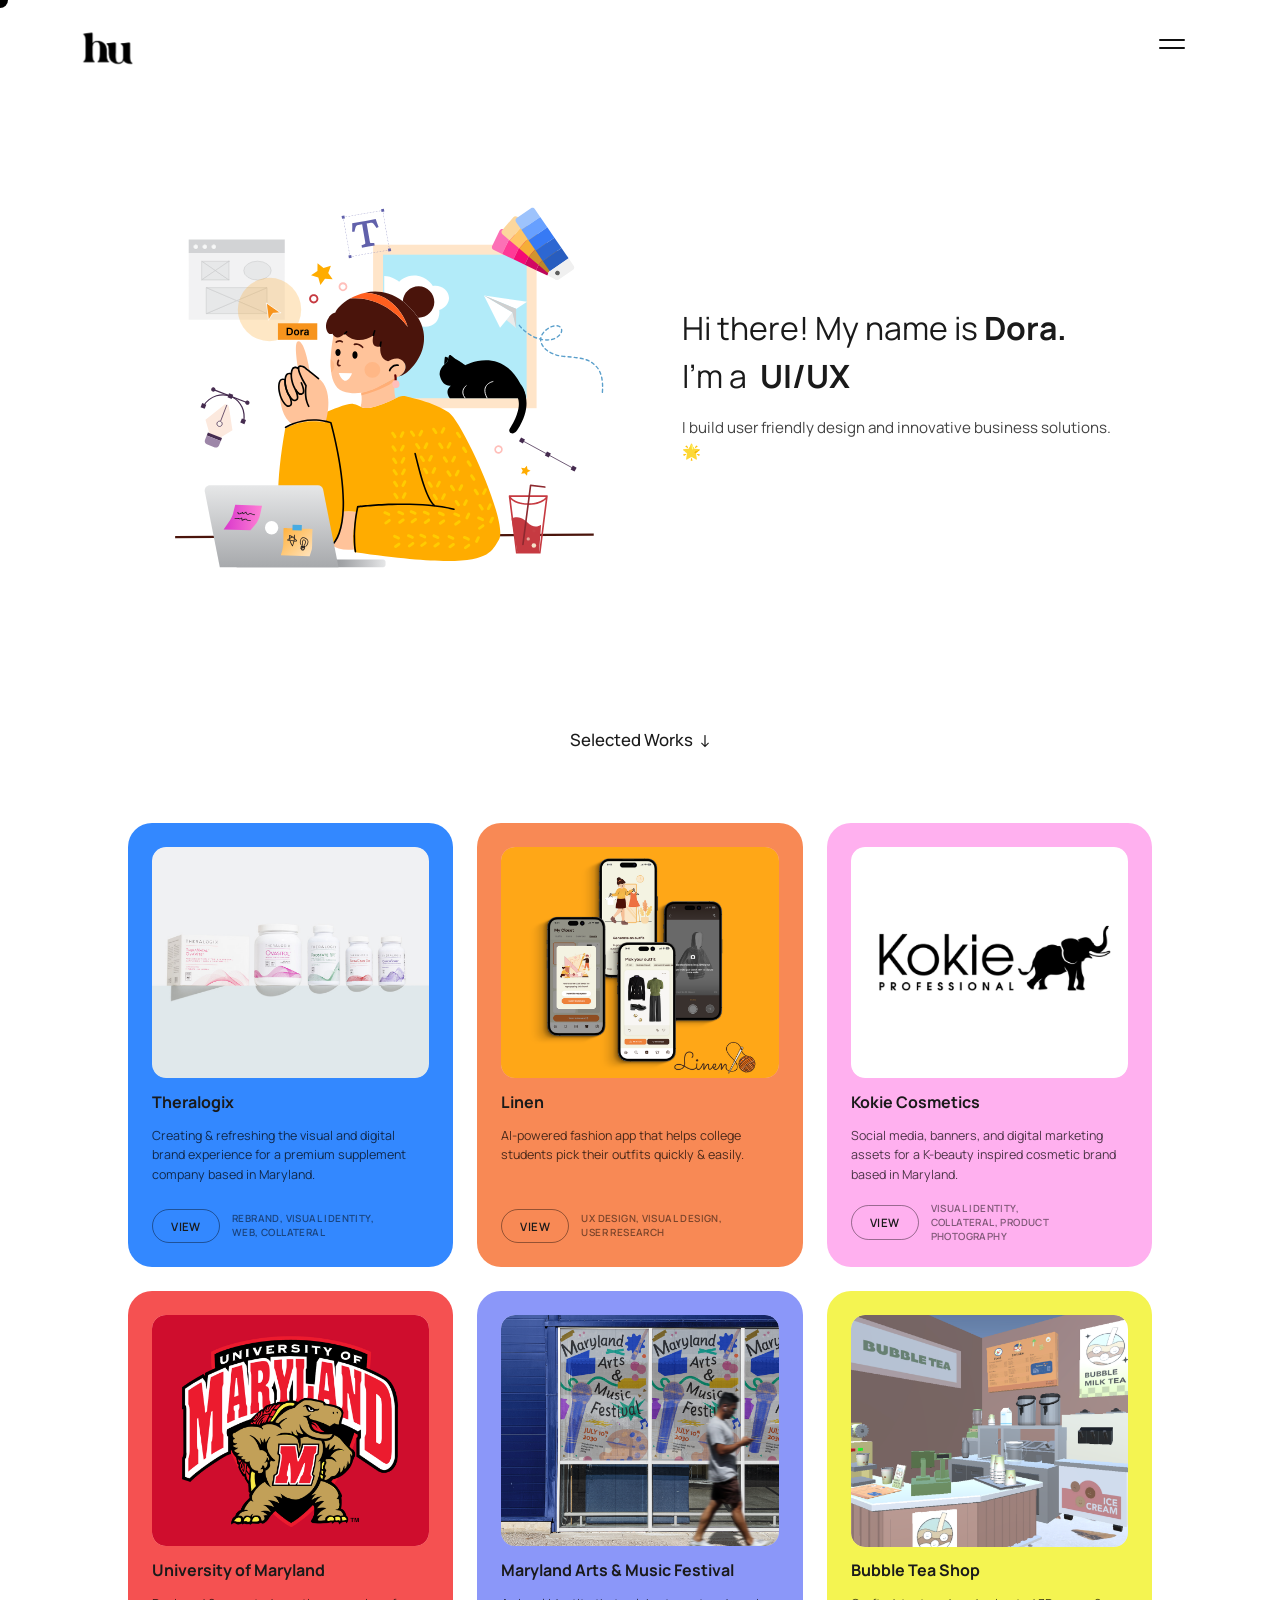
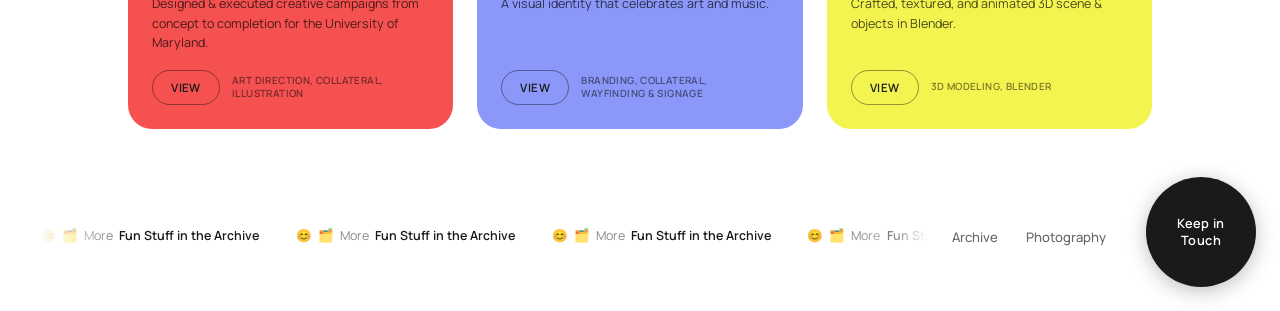
<file: portfolio.html>
<!DOCTYPE html>
<html lang="en">
<head>
  <meta charset="UTF-8" />
  <meta name="viewport" content="width=device-width, initial-scale=1.0" />
  <title>Dora Hu Design</title>
  <meta name="description" content="Dora is a graphic designer based in the Washington, D.C. metro area, specializing in Graphic Design, UI/UX design, and 3D modeling." />
  
  <link rel="preconnect" href="https://fonts.googleapis.com" />
  <link rel="preconnect" href="https://fonts.gstatic.com" crossorigin />
  <link href="https://fonts.googleapis.com/css2?family=Playfair+Display:ital,wght@1,700&family=Inter:wght@300;400;500;600;700&family=Manrope:wght@400;500;600;700&display=swap" rel="stylesheet" />

  <style>
    *, *::before, *::after { box-sizing: border-box; margin: 0; padding: 0; }

    body {
      font-family: 'Manrope', sans-serif;
      background: #ffffff;
      color: #1a1a1a;
      min-height: 100vh;
      overflow-x: hidden;
      position: relative;
    }

    a { text-decoration: none; color: inherit; }

    /* ─── NAV ─────────────────────────────────────────────── */
    nav {
      position: fixed;
      top: 0; left: 0; right: 0;
      z-index: 200;
      display: flex;
      align-items: center;
      justify-content: space-between;
      padding: 1rem 3rem;
      background: rgba(255,255,255,0.95);
      backdrop-filter: blur(10px);
    }

    .nav-logo {
      display: flex;
      align-items: center;
    }

    .nav-logo img {
      height: 36px;
      width: auto;
      display: block;
    }

    .nav-links {
      display: flex;
      align-items: center;
      gap: 2.25rem;
      list-style: none;
    }

    .nav-links a {
      font-family: 'Manrope', sans-serif;
      font-size: 0.9rem;
      font-weight: 400;
      color: #1a1a1a;
      transition: opacity 0.2s;
    }

    .nav-links a:hover { opacity: 0.5; }

    /* ─── HERO ────────────────────────────────────────────── */
    .hero {
      min-height: 80vh;
      width: 100%;
      display: flex;
      flex-direction: row;
      align-items: center;
      justify-content: center;
      padding: 5rem 4rem 2rem;
      gap: 4rem;
      box-sizing: border-box;
    }

    .hero-illustration {
      flex: 0 0 40%;
      display: flex;
      align-items: center;
      justify-content: flex-end;
    }

    .hero-illustration img {
      width: 100%;
      max-width: 580px;
      height: auto;
      display: block;
    }

    #dora-svg-wrapper {
      width: 100%;
      max-width: 780px;
    }


    #dora-svg-wrapper svg {
      width: 100%;
      height: auto;
      overflow: visible;
    }

    .hero-text {
      flex: 1 1 50%;
      text-align: left;
      max-width: 440px;
    }

    .hero-text h1 {
      font-family: 'Manrope', sans-serif;
      font-size: clamp(1.4rem, 2.5vw, 2rem);
      font-weight: 400;
      line-height: 1.5;
      color: #1a1a1a;
    }

    .hero-text h1 .name {
      font-weight: 700;
    }

    .hero-text h1 .role-line {
      display: flex;
      justify-content: flex-start;
      gap: 0.4em;
    }

    .hero-text h1 .role-label { font-weight: 400; }

    .hero-text h1 .role-typed {
      font-weight: 700;
    }

    .hero-tagline {
      margin-top: 1rem;
      font-family: 'Manrope', sans-serif;
      font-size: 0.95rem;
      font-weight: 400;
      color: #444;
      line-height: 1.6;
    }

    /* ─── SECTION TITLE ──────────────────────────────────── */
    .section-title {
      text-align: center;
      font-family: 'Manrope', sans-serif;
      font-size: 1.05rem;
      font-weight: 500;
      color: #1a1a1a;
      padding: 0.5rem 0 2.5rem;
      display: flex;
      align-items: center;
      justify-content: center;
      gap: 0.5rem;
    }

    /* ─── WORKS GRID ─────────────────────────────────────── */
    .works {
      padding: 2rem 0 4rem;
      width: 80%;
      margin: 0 auto;
    }

    .works-grid {
      display: grid;
      grid-template-columns: repeat(3, 1fr);
      gap: 1.5rem;
    }

    .work-card {
      border-radius: 24px;
      padding: 1.5rem 1.5rem 1.5rem;
      display: flex;
      flex-direction: column;
      gap: 0.85rem;
      transition: transform 0.25s ease, box-shadow 0.25s ease;
      cursor: pointer;
      box-shadow: none;
    }

    .work-card:hover {
      transform: translateY(-4px) rotate(1deg);
      box-shadow: 6px 8px 6px rgba(0,0,0,0.12);
    }

    .card-theralogix  { background: #3388FF; }
    .card-linen       { background: #F88955; }
    .card-kokie       { background: #FFB0EF; }
    .card-umd         { background: #F55151; }
    .card-mamf        { background: #8B97F9; }
    .card-boba        { background: #F4F451; }

    .work-card .card-img {
      width: 100%;
      border-radius: 14px;
      overflow: hidden;
      aspect-ratio: 3/2.5;
      background: rgba(255,255,255,0.35);
      display: flex;
      align-items: center;
      justify-content: center;
    }

    .work-card .card-img img {
      width: 100%;
      height: 100%;
      object-fit: cover;
      display: block;
      border-radius: 10px;
    }

    .card-img-placeholder {
      width: 100%;
      height: 100%;
      display: flex;
      align-items: center;
      justify-content: center;
      font-family: 'Manrope', sans-serif;
      font-size: 0.75rem;
      font-weight: 600;
      letter-spacing: 0.1em;
      color: rgba(255,255,255,0.6);
      text-transform: uppercase;
    }

    .card-theralogix .card-img-placeholder { color: rgba(30,60,120,0.45); }
    .card-boba .card-img-placeholder { color: rgba(80,80,0,0.4); }

    .work-card h3 {
      font-family: 'Manrope', sans-serif;
      font-size: 1rem;
      font-weight: 700;
      color: #1a1a1a;
      line-height: 1.3;
    }

    .work-card .card-desc {
      font-family: 'Manrope', sans-serif;
      font-size: 0.78rem;
      font-weight: 400;
      color: rgba(0,0,0,0.7);
      line-height: 1.55;
      flex: 1;
    }

    .card-footer {
      display: flex;
      align-items: center;
      gap: 0.75rem;
      flex-wrap: wrap;
      margin-top: 0.25rem;
    }

    .card-view-btn {
      display: inline-flex;
      align-items: center;
      justify-content: center;
      overflow: hidden;
      width: 68px;
      padding: 0.55rem 0;
      border: 1.5px solid rgba(0,0,0,0.4);
      border-radius: 2rem;
      font-family: 'Manrope', sans-serif;
      font-size: 0.72rem;
      font-weight: 600;
      color: #1a1a1a;
      letter-spacing: 0.04em;
      white-space: nowrap;
      flex-shrink: 0;
      position: relative;
      transition: background 0.2s;
    }

    .card-view-btn:hover { background: rgba(0,0,0,0.08); }

    .card-view-btn .btn-text {
      display: inline-block;
      transition: transform 0.25s ease;
    }

    .card-view-btn .btn-arrow {
      position: absolute;
      right: 10px;
      opacity: 0;
      transform: translateX(4px);
      transition: opacity 0.25s ease, transform 0.25s ease;
    }

    @keyframes textSlide {
      0%   { transform: translateX(0); }
      40%  { transform: translateX(-5px); }
      65%  { transform: translateX(-3px); }
      80%  { transform: translateX(-4.5px); }
      100% { transform: translateX(-4px); }
    }

    .work-card:hover .btn-text {
      animation: textSlide 0.4s cubic-bezier(0.34, 1.56, 0.64, 1) forwards;
    }

    .work-card:hover .btn-arrow {
      opacity: 1;
      transform: translateX(0);
    }

    .card-tags {
      font-family: 'Manrope', sans-serif;
      font-size: 0.62rem;
      font-weight: 600;
      color: rgba(0,0,0,0.5);
      text-transform: uppercase;
      letter-spacing: 0.04em;
      line-height: 1.4;
    }

    /* ─── FOOTER ─────────────────────────────────────────── */
    footer {
      border-top: none;
      padding: 2rem 2.5rem 4rem;
      display: flex;
      align-items: center;
      gap: 1.5rem;
    }

    .footer-archive {
      display: flex;
      align-items: center;
      overflow: hidden;
      flex: 1;
      min-width: 0;
      -webkit-mask-image: linear-gradient(to right, transparent 0%, black 8%, black 92%, transparent 100%);
      mask-image: linear-gradient(to right, transparent 0%, black 8%, black 92%, transparent 100%);
    }

    @keyframes ticker {
      0%   { transform: translateX(0); }
      100% { transform: translateX(-50%); }
    }

    .archive-ticker {
      display: flex;
      gap: 1.5rem;
      white-space: nowrap;
      animation: ticker 12s linear infinite;
      width: max-content;
    }

    .footer-archive:hover .archive-ticker {
      animation-play-state: paused;
    }

    .archive-item {
      display: flex;
      align-items: center;
      gap: 0.4rem;
      font-family: 'Manrope', sans-serif;
      font-size: 0.78rem;
      color: #888;
    }

    .archive-item strong { color: #1a1a1a; font-weight: 600; }

    .footer-right {
      display: flex;
      gap: 1.75rem;
      list-style: none;
      flex-shrink: 0;
      margin-right: calc(110px + 1.5rem); /* space for Keep in Touch button */
    }

    .footer-right a {
      font-family: 'Manrope', sans-serif;
      font-size: 0.82rem;
      font-weight: 500;
      color: #666;
      transition: color 0.2s;
    }

    .footer-right a:hover { color: #1a1a1a; }

    /* ─── FLOATING KEEP IN TOUCH ─────────────────────────── */
    .floating-anchor {
      position: absolute;
      bottom: 1.5rem;
      right: 1.5rem;
      z-index: 300;
      width: 110px;
      height: 110px;
    }

    .floating-btn {
      display: flex;
      align-items: center;
      justify-content: center;
      text-align: center;
      width: 110px;
      height: 110px;
      border-radius: 50%;
      background: #1a1a1a;
      color: #fff;
      font-family: 'Manrope', sans-serif;
      font-size: 0.8rem;
      font-weight: 600;
      line-height: 1.3;
      letter-spacing: 0.03em;
      cursor: pointer;
      box-shadow: 0 4px 20px rgba(0,0,0,0.25);
      text-decoration: none;
      transition: box-shadow 0.3s ease, background 0.2s ease;
    }

    .floating-btn:hover {
      background: #2617FF;
    }

    /* ─── MOBILE ─────────────────────────────────────────── */
    @media (max-width: 1024px) and (min-width: 621px) {
      .works-grid { grid-template-columns: repeat(2, 1fr); }
    }

    /* Hamburger — hidden on desktop */
    .nav-hamburger {
      display: none;
      flex-direction: column;
      justify-content: center;
      gap: 5px;
      background: none;
      border: none;
      padding: 4px;
      cursor: pointer;
      z-index: 9999;
      position: relative;
    }

    .nav-hamburger span {
      display: block;
      width: 22px;
      height: 2px;
      background: #1a1a1a;
      border-radius: 2px;
      transition: transform 0.25s ease, opacity 0.2s ease;
    }

    .nav-hamburger.open span:nth-child(1) { transform: translateY(7px) rotate(45deg); }
    .nav-hamburger.open span:nth-child(2) { opacity: 0; }
    .nav-hamburger.open span:nth-child(3) { transform: translateY(-7px) rotate(-45deg); }

    @media (max-width: 620px) {
      nav { padding: 1rem 1.5rem; }

      .nav-links {
        display: none;
        position: fixed;
        top: 0; left: 0;
        width: 100vw;
        height: 100vh;
        background: #ffffff;
        flex-direction: column;
        align-items: center;
        justify-content: center;
        gap: 2.5rem;
        z-index: 9000;
        padding-top: 0;
      }

      .nav-links.open { display: flex; }

      .nav-links a {
        font-size: 1.6rem;
        font-weight: 700;
        color: #1a1a1a;
      }

      .nav-hamburger { display: flex; }

      .hero { flex-direction: column; padding: 5rem 1.5rem 1.5rem; text-align: center; min-height: unset; }
      .hero-illustration { flex: none; width: 65%; max-width: 260px; }
      .hero-illustration img { max-width: 100%; }
      .hero-text { text-align: center; align-items: center; }
      .hero-text h1 .role-line { justify-content: center; }

      .works { padding: 0.5rem 1.75rem 3rem; }
      .works-grid { grid-template-columns: 1fr; }

      footer { flex-direction: column; padding: 1.25rem; }
      .footer-archive { display: none; }
    }


    /* ─── CUSTOM CURSOR ──────────────────────────────────── */
    @media (hover: hover) {

      #cursor {
        position: fixed;
        width: 16px;
        height: 16px;
        border-radius: 50%;
        background: #fff;
        pointer-events: none;
        z-index: 99999;
        transform: translate(-50%, -50%);
        transition: width 0.18s ease, height 0.18s ease;
        mix-blend-mode: difference;
      }

      #cursor.hovering {
        width: 44px;
        height: 44px;
      }
    }
  </style>
  <script>
    (function(){
      var c=document.createElement("canvas");c.width=64;c.height=64;
      var ctx=c.getContext("2d"),img=new Image();
      img.onload=function(){
        var pad=2,size=64-pad*2,sc=Math.min(size/img.width,size/img.height);
        var w=img.width*sc,h=img.height*sc;
        ctx.drawImage(img,(64-w)/2,(64-h)/2,w,h);
        var l=document.createElement("link");l.rel="icon";l.type="image/png";
        l.href=c.toDataURL("image/png");document.head.appendChild(l);
      };img.src="HU_Logo.png";
    })();
  </script>
  <!-- Google Analytics -->
  <script async src="https://www.googletagmanager.com/gtag/js?id=G-CXSVPXK3VE"></script>
  <script>
    window.dataLayer = window.dataLayer || [];
    function gtag(){dataLayer.push(arguments);}
    gtag('js', new Date());
    gtag('config', 'G-CXSVPXK3VE');
  </script>
  <link rel="stylesheet" href="BubbleMenu-v2.css" />
  <script src="https://cdnjs.cloudflare.com/ajax/libs/gsap/3.12.5/gsap.min.js"></script>
  <script src="BubbleMenu-v2.js"></script>
</head>
<body>

<div id="cursor"></div>

<!-- NAV -->
<nav>
  <a href="index.html" class="nav-logo">
    <img src="HU_Logo.png" alt="Hu Logo" />
  </a>
  <ul class="nav-links" id="nav-links">
    <li><a href="portfolio.html">Work</a></li>
    <li><a href="about.html">About</a></li>
    <li><a href="services.html">Services</a></li>
    <li><a href="#">Playground</a></li>
    <li><a href="#">Photography</a></li>
    </ul>

  <button class="nav-hamburger" id="hamburger" aria-label="Menu">
    <span></span><span></span><span></span>
  </button>
</nav>

<!-- HERO -->
<section class="hero">
  <div class="hero-illustration">
    <div id="dora-svg-wrapper" style="width:100%;cursor:pointer;">
<svg xmlns="http://www.w3.org/2000/svg" xmlns:xlink="http://www.w3.org/1999/xlink" viewBox="0 0 3000 3000">
  <defs>
    <style>
      .cls-1, .cls-2 {
        fill: none;
      }

      .cls-3 {
        fill: #377af5;
      }

      .cls-4 {
        fill: #fbb040;
        opacity: .3;
      }

      .cls-5 {
        fill: #ffbeb9;
      }

      .cls-6 {
        fill: #fc0;
      }

      .cls-7 {
        fill: #47abe2;
      }

      .cls-8 {
        fill: #8d292f;
      }

      .cls-9 {
        fill: #ffb786;
      }

      .cls-10 {
        fill: #c63a41;
      }

      .cls-11 {
        fill: #fce9de;
      }

      .cls-12 {
        fill: #f8ebd1;
      }

      .cls-13 {
        fill: #ffc39a;
      }

      .cls-14, .cls-15, .cls-2 {
        stroke-linecap: round;
        stroke-linejoin: round;
      }

      .cls-14, .cls-16 {
        fill: #d1d3d4;
        stroke-width: 4px;
      }

      .cls-14, .cls-16, .cls-17 {
        stroke: #939598;
      }

      .cls-18 {
        fill: url(#linear-gradient-4);
      }

      .cls-19 {
        fill: url(#linear-gradient-3);
      }

      .cls-20 {
        fill: url(#linear-gradient-2);
      }

      .cls-21 {
        fill: #231f20;
      }

      .cls-22 {
        fill: #ff3997;
      }

      .cls-23 {
        fill: #ebebeb;
      }

      .cls-24 {
        fill: #bf8728;
      }

      .cls-25 {
        fill: url(#radial-gradient);
      }

      .cls-15, .cls-26, .cls-27 {
        stroke-width: 5px;
      }

      .cls-15, .cls-28 {
        stroke: #fff;
      }

      .cls-15, .cls-29 {
        fill: #f7941d;
      }

      .cls-30 {
        fill: url(#linear-gradient);
      }

      .cls-31, .cls-26 {
        fill: #452b4f;
      }

      .cls-32 {
        fill: #ffae76;
      }

      .cls-33 {
        fill: #b2ebf9;
      }

      .cls-26, .cls-16, .cls-27, .cls-28, .cls-17 {
        stroke-miterlimit: 10;
      }

      .cls-26, .cls-27 {
        stroke: #452b4f;
      }

      .cls-34 {
        fill: #ffbfba;
      }

      .cls-35 {
        fill: #f50b75;
      }

      .cls-27 {
        fill: #fdf3eb;
      }

      .cls-36 {
        clip-path: url(#clippath-1);
      }

      .cls-37 {
        clip-path: url(#clippath-2);
      }

      .cls-38 {
        fill: #bf065a;
      }

      .cls-39 {
        fill: #fff;
      }

      .cls-28 {
        stroke-width: 6px;
      }

      .cls-40 {
        fill: #f0f0f0;
      }

      .cls-2 {
        stroke: #5a9fcb;
        stroke-dasharray: 20;
        stroke-width: 9px;
      }

      .cls-41 {
        fill: #67a0ff;
      }

      .cls-42 {
        fill: #9dc3fc;
      }

      .cls-43 {
        fill: #ffc567;
      }

      .cls-44 {
        opacity: .5;
      }

      .cls-45 {
        fill: #5f0000;
      }

      .cls-46 {
        fill: #5e5e5e;
      }

      .cls-47 {
        fill: #d2942d;
      }

      .cls-48 {
        fill: #6161ab;
      }

      .cls-49 {
        fill: #f5ae37;
      }

      .cls-50 {
        fill: #d20763;
      }

      .cls-51 {
        fill: #fcd79d;
      }

      .cls-52 {
        fill: #2d67d2;
      }

      .cls-53 {
        fill: #fc70b6;
      }

      .cls-54 {
        fill: #e6e7e8;
      }

      .cls-55 {
        fill: #ffe5c9;
      }

      .cls-56 {
        fill: #285dbf;
      }

      .cls-57 {
        fill: #9d86a8;
      }

      .cls-17 {
        fill: #f1f2f2;
        stroke-width: 2px;
      }

      .cls-58 {
        fill: #ff5f1f;
      }

      .cls-59 {
        fill: #4a140b;
      }

      .cls-60 {
        fill: #4a140b;
      }

      .cls-61 {
        fill: #ffac00;
      }

      .cls-62 {
        fill: #cfcfcf;
      }

      .cls-63 {
        fill: #a7a9ac;
      }
    </style>
    <clipPath id="clippath-1">
      <rect class="cls-1" x="1465.38" y="673.79" width="931.87" height="931.87"/>
    </clipPath>
    <clipPath id="clippath-2">
      <path class="cls-13" d="M1540.32,1610.07c-39.2,19.26-125.84,59.49-172.18,63.61-29.75,2.63-44.17-1.57-56.52-7.38,9.11-26.9,7.22-62.79,3.48-90.49,71.63-11.95,136.33-52.22,200.68-87.25,6.77-2.52,13.09-5.13,18.96-7.78-3.93,38.32-7.49,99.52,5.58,129.29Z"/>
    </clipPath>
    <radialGradient id="radial-gradient" cx="893.37" cy="2418.91" fx="460.6" fy="2725.75" r="530.52" gradientTransform="translate(-1490.67 90.8) rotate(-30.13) scale(1 1.33)" gradientUnits="userSpaceOnUse">
      <stop offset=".45" stop-color="#f894ff"/>
      <stop offset=".49" stop-color="#f898ff" stop-opacity=".96"/>
      <stop offset=".58" stop-color="#f9a4ff" stop-opacity=".85"/>
      <stop offset=".68" stop-color="#fab7ff" stop-opacity=".67"/>
      <stop offset=".81" stop-color="#fcd2ff" stop-opacity=".42"/>
      <stop offset=".96" stop-color="#fef4ff" stop-opacity=".1"/>
      <stop offset="1" stop-color="#fff" stop-opacity="0"/>
    </radialGradient>
    <linearGradient id="linear-gradient" x1="1481.6" y1="2684.66" x2="508.65" y2="2684.66" gradientUnits="userSpaceOnUse">
      <stop offset="0" stop-color="#e6e7e8"/>
      <stop offset=".09" stop-color="#cfd0d2"/>
      <stop offset=".28" stop-color="#a3a5a8"/>
      <stop offset=".38" stop-color="#939598"/>
    </linearGradient>
    <linearGradient id="linear-gradient-2" x1="739.7" y1="2176.38" x2="739.7" y2="2710.33" gradientUnits="userSpaceOnUse">
      <stop offset="0" stop-color="#e6e7e8"/>
      <stop offset="1" stop-color="#a7a9ac"/>
    </linearGradient>
    <linearGradient id="linear-gradient-3" x1="811.34" y1="2451.62" x2="987.92" y2="2628.2" gradientUnits="userSpaceOnUse">
      <stop offset=".03" stop-color="#ffb341"/>
      <stop offset="1" stop-color="#ffe2ba"/>
    </linearGradient>
    <linearGradient id="linear-gradient-4" x1="422.08" y1="2391.73" x2="666.9" y2="2391.73" gradientUnits="userSpaceOnUse">
      <stop offset="0" stop-color="#d937cc"/>
      <stop offset="1" stop-color="#ff7fd4"/>
    </linearGradient>
  </defs>
  <g id="Stars2">
    <g id="Circle3">
      <path class="cls-34" d="M2191.4,1950.87c-4.07-14.1,4.08-28.88,18.18-32.96,14.1-4.07,28.88,4.08,32.95,18.18,4.07,14.1-4.08,28.88-18.18,32.95-14.1,4.07-28.88-4.08-32.95-18.18ZM2232.33,1939.04c-2.45-8.47-11.33-13.37-19.8-10.92-8.47,2.45-13.37,11.33-10.92,19.8s11.33,13.37,19.8,10.92c8.47-2.45,13.37-11.33,10.92-19.8Z"/>
    </g>
    <g id="Star2">
      <polygon class="cls-61" points="2396.54 2110.15 2385.43 2094.29 2366.06 2094.45 2377.71 2078.98 2371.58 2060.61 2389.89 2066.91 2405.46 2055.4 2405.13 2074.76 2420.89 2086.01 2402.37 2091.68 2396.54 2110.15"/>
    </g>
  </g>
  <g id="Stars1">
    <g id="Circle2">
      <path class="cls-34" d="M1204.23,910.57c-14.67,0-26.61-11.94-26.61-26.61s11.94-26.61,26.61-26.61,26.61,11.94,26.61,26.61-11.94,26.61-26.61,26.61ZM1204.23,867.97c-8.82,0-15.99,7.17-15.99,15.99s7.17,15.99,15.99,15.99,15.99-7.17,15.99-15.99-7.17-15.99-15.99-15.99Z"/>
    </g>
    <g id="Circle1">
      <path class="cls-10" d="M1014.09,989.08c-14.67,0-26.61-11.94-26.61-26.61s11.94-26.61,26.61-26.61,26.61,11.94,26.61,26.61-11.94,26.61-26.61,26.61ZM1014.09,946.48c-8.82,0-15.99,7.17-15.99,15.99s7.17,15.99,15.99,15.99,15.99-7.17,15.99-15.99-7.17-15.99-15.99-15.99Z"/>
    </g>
    <g id="Star1">
      <polygon class="cls-61" points="1079.21 857.94 1056.99 826.22 1018.26 826.54 1041.56 795.6 1029.28 758.87 1065.91 771.47 1097.05 748.44 1096.39 787.17 1127.91 809.67 1090.87 821 1079.21 857.94"/>
    </g>
  </g>
  <g id="Window">
    <rect id="Window_Frame" data-name="Window Frame" class="cls-55" x="1400.47" y="610.12" width="1064.36" height="1064.36"/>
    <g id="Sky_View" data-name="Sky View">
      <rect id="Sky" class="cls-33" x="1465.37" y="675.01" width="934.56" height="934.56"/>
    </g>
    <g id="Cloud">
      <g class="cls-36">
        <path id="Cloud-2" data-name="Cloud" class="cls-39" d="M1338.32,879.04c7.25-10.35,36.25-49.17,90.12-61.69,72.12-16.76,127.42,27.91,133.83,33.28,6.25-6.05,47.81-44.92,110.05-39.78,70.03,5.78,105.77,62.28,109.37,68.19,55.86-9.25,103.18,30.95,105.25,74.88,1.6,34.01-23.97,68.95-63.41,81.29.81,7.3,5.35,54.39-26.01,84.54-35.09,33.73-102.26,33.91-152.83-9.76-24.54,13.73-91.65,46.86-176.92,34.01-40.13-6.05-71.57-20.36-92.62-32.39-50.14,27.92-108.82,13.78-133.67-24.39-17.35-26.65-16.91-63.01-.93-94.3-30.51-41.07-20.96-94.84,11.47-117.06,23.57-16.15,58.15-14.9,86.31,3.16Z"/>
      </g>
    </g>
  </g>
  <g id="Cat">
    <g id="Body">
      <path d="M2396.27,1609.82h-51.68l-201.24-.08-143.29-.06h0l-99.87-.04c-35.3-45.04-1.06-75.98,6.7-82.1-33.43,3.72-60.32-15.69-72.09-65.55-6.8-28.77,12.53-55.4,29-72.1,5.31-5.39,10.33-9.75,14.07-12.81,4.35-3.56,7.42-8.45,8.69-13.92l4.08-17.48,2.26-9.71c1.61-6.92,9.92-9.73,15.4-5.23,10.78,8.84,26.74,21.34,38.46,27.95,19.37,10.91,53.42,35.61,53.42,35.61,0,0,233.25-127.41,360.11,123.17,0,0,1.03,1.09,2.76,3.24,7.59,9.5,28.57,39.79,33.23,89.11Z"/>
      <path class="cls-28" d="M2182.95,1500.25s-90.03,17.22-39.56,109.58"/>
      <path class="cls-28" d="M2000.05,1609.68c-39.35-50.38,8.31-83.07,8.31-83.07"/>
      <path d="M1890.63,1345.68l-4.08,17.48c-1.27,5.47-4.34,10.36-8.69,13.92-3.74,3.06-8.76,7.42-14.07,12.81-.11-14.94,1.72-32.57,3.02-43.06.58-4.74,5.4-7.72,9.9-6.11l13.92,4.96Z"/>
    </g>
    <path id="Tail" d="M2339.24,1816.91s-17.54,30.43-42.28,19.32c0,0-19.1-12.32-5.46-29.46,0,0,72.37-107.91,55.24-184.92-2.25-10.13-6.05-19.72-11.76-28.47l30.21-60.64c14.93,18.7,81.69,117.82-25.95,284.17Z"/>
  </g>
  <g id="Desktop">
    <g id="Desktop-2" data-name="Desktop">
      <line class="cls-60" x1="111.49" y1="2513.99" x2="2836.71" y2="2497.63"/>
      <rect class="cls-60" x="111.46" y="2499.17" width="2725.27" height="13.28" transform="translate(-14.66 8.68) rotate(-.34)"/>
    </g>
  </g>
  <g id="Drink">
    <g>
      <path id="Cup" class="cls-10" d="M2536.31,2243.57c-1-1.14-2.45-1.79-3.98-1.79h-243.6c-1.52,0-2.98.66-3.99,1.8-1,1.15-1.47,2.68-1.27,4.19l.42,3.27h0s18.15,143.27,18.15,143.27l28.55,225.46h159.92l26.71-210.94,19.93-157.43v-.02l.45-3.64c.19-1.51-.28-3.02-1.29-4.17ZM2505.17,2419.38c-.19,1.94-1.69,13.29-1.88,14.83l-.03.21-22.11,174.73h-141.2s-26.66-210.62-26.68-210.78c-.01-.06-.11-.89-.34-2.7-.22-1.77-.55-4.48-1.06-8.3-.24-2.04-.51-4.07-.77-6.1-.4-3.14-.8-6.29-1.19-9.43-.53-4.17-1.06-8.35-1.59-12.52-.62-4.88-1.24-9.75-1.85-14.63-.67-5.23-1.33-10.46-1.99-15.7-.67-5.25-1.34-10.51-2-15.77-.63-4.94-1.26-9.89-1.88-14.83-.55-4.3-1.09-8.59-1.63-12.88-.42-3.31-.84-6.62-1.26-9.92-.25-1.98-.5-3.97-.76-5.95-.05-.42-.1-.84-.15-1.26.19.19.4.37.59.55.28.26.56.51.84.77.59.54,1.2,1.07,1.81,1.6.28.23.55.47.83.7.77.65,1.56,1.28,2.36,1.91.12.1.24.2.37.29,24.37,18.9,55.62,27.19,85.95,29.42,32.68,2.41,65.84.8,96.5-11.71,8.03-3.27,15.8-7.21,23.12-11.86,3.01-1.91,5.95-3.93,8.77-6.12.41-.33.81-.66,1.22-.99.61-.49,1.22-.98,1.81-1.48.42-.36.83-.73,1.24-1.09.54-.48,1.09-.96,1.61-1.45.15-.13.31-.27.45-.4l-19.1,150.86ZM2524.16,2252.77c-.2.28-.43.55-.64.82-3.06,3.96-6.84,7.74-11.33,11.33-2.12,1.69-4.37,3.34-6.8,4.94-.25.17-.51.34-.76.51-.46.29-.93.59-1.42.89-1.9,1.18-3.61,2.18-5.29,3.09-.42.24-.84.47-1.28.71-.44.23-.9.47-1.38.71-1.08.57-2.2,1.12-3.34,1.67-.37.18-.75.36-1.13.54-.63.29-1.26.59-2.01.92-.25.1-.51.22-.79.33-.45.22-.91.42-1.4.63s-1,.42-1.55.64c-.4.16-.8.33-1.2.49-.74.31-1.49.61-2.29.9l-.05.02-.27.1c-.46.17-.92.35-1.38.52-.63.24-1.25.47-1.84.68-.02,0-.04.02-.05.02-.1.04-.19.08-.28.12-.06.01-.12.03-.18.05-.03.01-.06.02-.09.03l-6.78,2.22c-1.77.54-3.58,1.05-5.48,1.56-1.14.32-2.29.63-3.52.92-.43.11-.85.21-1.28.32-.42.1-.85.2-1.29.31-.87.2-1.76.4-2.7.59-.72.16-1.45.32-2.2.48-.75.15-1.51.3-2.3.45-1.08.23-2.18.43-3.3.63l-5.88.94c-.81.11-1.62.23-2.44.34-.63.09-1.26.18-1.91.26l-.19.02-.42.05c-.99.11-2.01.23-3.06.34-.35.04-.69.07-1.05.11-.94.11-1.9.2-2.9.28-.33.03-.65.05-1,.08-.23.03-.46.05-.69.07-.69.07-1.39.12-2.2.16-.98.08-1.98.15-3.19.22-.24.02-.49.02-.75.04-.81.05-1.63.07-2.45.1-.43.01-.86.04-1.29.05-.17,0-.33.01-.5.03-.15.02-.3.02-.46.02h-.6c-1.49.06-2.97.08-4.52.11-.5.02-1,.02-1.49.02h-.98c-1.62,0-3.23-.02-4.84-.05-.54-.01-1.07-.04-1.61-.05-1.07-.03-2.13-.06-3.2-.11-.62-.03-1.25-.06-1.87-.1-.97-.05-1.94-.1-2.9-.16-.66-.04-1.32-.1-1.98-.14-.92-.07-1.83-.14-2.74-.22-.68-.06-1.35-.13-2.03-.19-.89-.09-1.77-.17-2.66-.27-.68-.07-1.36-.15-2.04-.23-.86-.11-1.73-.21-2.59-.32-.68-.09-1.35-.19-2.03-.28-.85-.12-1.7-.24-2.55-.37-.67-.11-1.34-.21-2-.32-.84-.14-1.68-.28-2.52-.43-.66-.12-1.32-.24-1.97-.36-.84-.15-1.67-.31-2.49-.48-.65-.13-1.29-.26-1.93-.39-.83-.17-1.65-.35-2.47-.54-.63-.14-1.25-.28-1.87-.42-.82-.19-1.64-.4-2.46-.6-.6-.15-1.21-.3-1.8-.45-.83-.21-1.65-.44-2.47-.66-.57-.16-1.15-.31-1.71-.47-.85-.24-1.68-.49-2.51-.74-.53-.16-1.06-.31-1.59-.48-.87-.27-1.73-.55-2.58-.83-.48-.15-.96-.31-1.43-.46-.95-.33-1.88-.66-2.81-.99-.36-.13-.73-.26-1.09-.39-1.26-.46-2.5-.93-3.72-1.42-.03-.01-.06-.02-.09-.03-1.28-.51-2.53-1.03-3.77-1.56-.19-.08-.37-.17-.56-.25-1.02-.44-2.04-.89-3.03-1.35-.36-.17-.72-.35-1.08-.52-.8-.38-1.61-.77-2.4-1.16-.42-.21-.82-.43-1.23-.64-.72-.37-1.43-.73-2.13-1.11-.43-.24-.86-.48-1.29-.72-.65-.36-1.31-.72-1.94-1.1-.44-.25-.87-.51-1.3-.77-.61-.37-1.22-.74-1.81-1.11-.44-.27-.86-.55-1.28-.82-.58-.37-1.14-.75-1.7-1.13-.42-.28-.84-.57-1.25-.86-.54-.38-1.07-.76-1.59-1.15-.41-.3-.81-.6-1.21-.9-.5-.39-1-.78-1.49-1.17-.39-.31-.78-.62-1.16-.94-.47-.39-.94-.79-1.39-1.19-.38-.32-.75-.65-1.11-.97-.44-.41-.87-.81-1.3-1.22-.35-.33-.7-.67-1.04-1-.41-.41-.81-.83-1.21-1.24-.33-.35-.66-.69-.97-1.04-.39-.42-.75-.84-1.12-1.26-.3-.36-.61-.71-.9-1.06-.36-.43-.69-.87-1.03-1.3-.28-.36-.56-.72-.83-1.08-.04-.06-.08-.12-.12-.18h227.63c-.09.12-.17.24-.27.37Z"/>
      <path id="Liquid" class="cls-10" d="M2503.11,2437.59l-22.12,174.72h-141.19s-26.67-210.61-26.69-210.77c-.01-.06-.1-.89-.33-2.7,23.64-10.06,55.79-14.06,88.18,11.79,4.22,3.34,8.46,7.23,12.67,11.66,35.1,36.96,66.98,30.22,89.48,15.3Z"/>
      <path id="Straw" class="cls-8" d="M2518.96,2182.63l-92.59-10.68c-2.9-.33-5.5,1.72-5.88,4.59l-13.98,107.85-22.32,170.03c-.07.56-.05,1.12.04,1.65l-13.62,105.07c-.38,2.91,1.68,5.57,4.59,5.95.23.03.46.04.69.04,2.63,0,4.91-1.95,5.26-4.63l17.61-135.82c.06-.5.05-.98-.02-1.45l13.46-102.51c.05-.2.11-.39.13-.6l4.48-34.56,1.16-8.8c.01-.1.02-.19.02-.29l12.36-95.37,87.38,10.08c2.89.32,5.55-1.75,5.89-4.67.33-2.92-1.76-5.55-4.67-5.89Z"/>
      <g id="Bubbles">
        <circle class="cls-12" cx="2448.1" cy="2502.04" r="10.81"/>
        <circle class="cls-12" cx="2410.53" cy="2536.81" r="10.81"/>
        <circle class="cls-12" cx="2447.11" cy="2570.03" r="14.77"/>
      </g>
    </g>
  </g>
  <g id="Girl">
    <g>
      <g id="Body-2" data-name="Body">
        <g id="Body-3" data-name="Body">
          <path class="cls-13" d="M1276.5,2595.54c-12.06,1.89-24.59,2.87-37.45,2.87-45.04,0-86.1-12.11-117.2-32.03,22.58-56.46,32.43-128.36,34.42-204.74,24.67-9.48,52.85-14.82,82.78-14.82,17.63,0,34.69,1.86,50.75,5.34-27.41,125.92-22.42,201.77-13.31,243.39Z"/>
          <g>
            <path class="cls-61" d="M2218.42,2525.5c-63.05,103.18-74.87,206.31-936.82,89.11-1.73-5.34-3.48-11.66-5.1-19.07-9.11-41.62-14.1-117.47,13.31-243.39-16.07-3.48-33.12-5.34-50.75-5.34-29.93,0-58.11,5.34-82.78,14.82,6.19-236.22-62.68-515.59-62.68-515.59-10.6-4.01-21.09-7.46-31.39-10.36,6.61-20.42,21.59-72.53,23.16-129.63,38.62-17.98,140.92-63.34,178.5-57.55,24.01,3.69,34.74,11.63,47.75,17.79,12.35,5.82,26.77,10.01,56.52,7.38,46.35-4.12,132.98-44.35,172.18-63.61,12.51-6.11,20.19-10.12,20.19-10.12,0,0,14.37-7.17,30.57-5.39,16.17,1.81,203.1,39.17,295.47,105.55,92.35,66.4,395.36,721.5,331.88,825.4Z"/>
            <path d="M1924.05,2334.56c-.43,0-.87-.05-1.3-.16-123.1-31.14-286.19-32.61-401.35-28.34-124.95,4.62-221.96,16.8-222.92,16.92-2.91.37-5.57-1.69-5.94-4.6-.37-2.91,1.69-5.57,4.6-5.94.97-.12,98.36-12.35,223.77-16.99,115.87-4.3,280.1-2.8,404.44,28.66,2.85.72,4.57,3.61,3.85,6.45-.61,2.41-2.77,4.01-5.15,4.01Z"/>
            <path d="M1795.55,2310.52c-1.26,0-2.52-.44-3.54-1.35-53.3-47.58-98.28-222.39-119.9-306.4-3.92-15.23-7.02-27.26-8.83-33.13-.87-2.8.7-5.78,3.5-6.64,2.8-.87,5.78.7,6.64,3.5,1.89,6.11,4.86,17.65,8.97,33.62,19.69,76.51,65.8,255.69,116.69,301.12,2.19,1.95,2.38,5.31.43,7.5-1.05,1.17-2.51,1.77-3.97,1.77Z"/>
            <path class="cls-6" d="M1591.75,1823.77c-5.23-1.87-9.89,1.09-12.1,5.72-4.01,8.41-8.03,16.82-12.04,25.23-2.2,4.61,1.26,10.51,5.72,12.1,5.23,1.87,9.89-1.09,12.1-5.72,4.01-8.41,8.03-16.82,12.04-25.23,2.2-4.61-1.26-10.51-5.72-12.1Z"/>
            <path class="cls-6" d="M1515.22,1829.68c-4.26,3.56-4.07,9.08-1.19,13.33,5.22,7.72,10.44,15.44,15.66,23.16,2.86,4.24,9.7,4.23,13.33,1.19,4.26-3.56,4.07-9.08,1.19-13.33-5.22-7.72-10.44-15.44-15.66-23.16-2.86-4.24-9.7-4.23-13.33-1.19Z"/>
            <path class="cls-6" d="M1594.17,1912.11c-5.23-1.87-9.89,1.09-12.1,5.72-4.01,8.41-8.03,16.82-12.04,25.23-2.2,4.61,1.26,10.51,5.72,12.1,5.23,1.87,9.89-1.09,12.1-5.72,4.01-8.41,8.03-16.82,12.04-25.23,2.2-4.61-1.26-10.51-5.72-12.1Z"/>
            <path class="cls-6" d="M1517.64,1918.02c-4.26,3.56-4.07,9.08-1.19,13.33,5.22,7.72,10.44,15.44,15.66,23.16,2.86,4.24,9.7,4.23,13.33,1.19,4.26-3.56,4.07-9.08,1.19-13.33-5.22-7.72-10.44-15.44-15.66-23.16-2.86-4.24-9.7-4.23-13.33-1.19Z"/>
            <path class="cls-6" d="M1599.01,1991.98c-5.23-1.87-9.89,1.09-12.1,5.72-4.01,8.41-8.03,16.82-12.04,25.23-2.2,4.61,1.26,10.51,5.72,12.1,5.23,1.87,9.89-1.09,12.1-5.72,4.01-8.41,8.03-16.82,12.04-25.23,2.2-4.61-1.26-10.51-5.72-12.1Z"/>
            <path class="cls-6" d="M1522.48,1997.89c-4.26,3.56-4.07,9.08-1.19,13.33,5.22,7.72,10.44,15.44,15.66,23.16,2.86,4.24,9.7,4.23,13.33,1.19,4.26-3.56,4.07-9.08,1.19-13.33-5.22-7.72-10.44-15.44-15.66-23.16-2.86-4.24-9.7-4.23-13.33-1.19Z"/>
            <path class="cls-6" d="M1602.64,2067.01c-5.23-1.87-9.89,1.09-12.1,5.72-4.01,8.41-8.03,16.82-12.04,25.23-2.2,4.61,1.26,10.51,5.72,12.1,5.23,1.87,9.89-1.09,12.1-5.72,4.01-8.41,8.03-16.82,12.04-25.23,2.2-4.61-1.26-10.51-5.72-12.1Z"/>
            <path class="cls-6" d="M1526.11,2072.92c-4.26,3.56-4.07,9.08-1.19,13.33,5.22,7.72,10.44,15.44,15.66,23.16,2.86,4.24,9.7,4.23,13.33,1.19,4.26-3.56,4.07-9.08,1.19-13.33-5.22-7.72-10.44-15.44-15.66-23.16-2.86-4.24-9.7-4.23-13.33-1.19Z"/>
            <path class="cls-6" d="M1606.27,2143.24c-5.23-1.87-9.89,1.09-12.1,5.72-4.01,8.41-8.03,16.82-12.04,25.23-2.2,4.61,1.26,10.51,5.72,12.1,5.23,1.87,9.89-1.09,12.1-5.72,4.01-8.41,8.03-16.82,12.04-25.23,2.2-4.61-1.26-10.51-5.72-12.1Z"/>
            <path class="cls-6" d="M1529.74,2149.15c-4.26,3.56-4.07,9.08-1.19,13.33,5.22,7.72,10.44,15.44,15.66,23.16,2.86,4.24,9.7,4.23,13.33,1.19,4.26-3.56,4.07-9.08,1.19-13.33-5.22-7.72-10.44-15.44-15.66-23.16-2.86-4.24-9.7-4.23-13.33-1.19Z"/>
            <path class="cls-6" d="M1608.7,2220.69c-5.23-1.87-9.89,1.09-12.1,5.72-4.01,8.41-8.03,16.82-12.04,25.23-2.2,4.61,1.26,10.51,5.72,12.1,5.23,1.87,9.89-1.09,12.1-5.72,4.01-8.41,8.03-16.82,12.04-25.23,2.2-4.61-1.26-10.51-5.72-12.1Z"/>
            <path class="cls-6" d="M1532.16,2226.6c-4.26,3.56-4.07,9.08-1.19,13.33,5.22,7.72,10.44,15.44,15.66,23.16,2.86,4.24,9.7,4.23,13.33,1.19,4.26-3.56,4.07-9.08,1.19-13.33-5.22-7.72-10.44-15.44-15.66-23.16-2.86-4.24-9.7-4.23-13.33-1.19Z"/>
            <path class="cls-6" d="M1713.98,1814.09c-5.23-1.87-9.89,1.09-12.1,5.72-4.01,8.41-8.03,16.82-12.04,25.23-2.2,4.61,1.26,10.51,5.72,12.1,5.23,1.87,9.89-1.09,12.1-5.72,4.01-8.41,8.03-16.82,12.04-25.23,2.2-4.61-1.26-10.51-5.72-12.1Z"/>
            <path class="cls-6" d="M1637.44,1820c-4.26,3.56-4.07,9.08-1.19,13.33,5.22,7.72,10.44,15.44,15.66,23.16,2.86,4.24,9.7,4.23,13.33,1.19,4.26-3.56,4.07-9.08,1.19-13.33-5.22-7.72-10.44-15.44-15.66-23.16-2.86-4.24-9.7-4.23-13.33-1.19Z"/>
            <path class="cls-6" d="M1748.05,1895.42c-5.23-1.87-9.89,1.09-12.1,5.72-4.01,8.41-8.03,16.82-12.04,25.23-2.2,4.61,1.26,10.51,5.72,12.1,5.23,1.87,9.89-1.09,12.1-5.72,4.01-8.41,8.03-16.82,12.04-25.23,2.2-4.61-1.26-10.51-5.72-12.1Z"/>
            <path class="cls-6" d="M1671.52,1901.33c-4.26,3.56-4.07,9.08-1.19,13.33,5.22,7.72,10.44,15.44,15.66,23.16,2.86,4.24,9.7,4.23,13.33,1.19,4.26-3.56,4.07-9.08,1.19-13.33-5.22-7.72-10.44-15.44-15.66-23.16-2.86-4.24-9.7-4.23-13.33-1.19Z"/>
            <path class="cls-6" d="M1778.39,1977.05c-5.23-1.87-9.89,1.09-12.1,5.72-4.01,8.41-8.03,16.82-12.04,25.23-2.2,4.61,1.26,10.51,5.72,12.1,5.23,1.87,9.89-1.09,12.1-5.72,4.01-8.41,8.03-16.82,12.04-25.23,2.2-4.61-1.26-10.51-5.72-12.1Z"/>
            <path class="cls-6" d="M1701.85,1982.96c-4.26,3.56-4.07,9.08-1.19,13.33,5.22,7.72,10.44,15.44,15.66,23.16,2.86,4.24,9.7,4.23,13.33,1.19,4.26-3.56,4.07-9.08,1.19-13.33-5.22-7.72-10.44-15.44-15.66-23.16-2.86-4.24-9.7-4.23-13.33-1.19Z"/>
            <path class="cls-6" d="M1800.95,2056.29c-5.23-1.87-9.89,1.09-12.1,5.72-4.01,8.41-8.03,16.82-12.04,25.23-2.2,4.61,1.26,10.51,5.72,12.1,5.23,1.87,9.89-1.09,12.1-5.72,4.01-8.41,8.03-16.82,12.04-25.23,2.2-4.61-1.26-10.51-5.72-12.1Z"/>
            <path class="cls-6" d="M1724.42,2062.2c-4.26,3.56-4.07,9.08-1.19,13.33,5.22,7.72,10.44,15.44,15.66,23.16,2.86,4.24,9.7,4.23,13.33,1.19,4.26-3.56,4.07-9.08,1.19-13.33-5.22-7.72-10.44-15.44-15.66-23.16-2.86-4.24-9.7-4.23-13.33-1.19Z"/>
            <path class="cls-6" d="M1831.07,2144.67c-5.23-1.87-9.89,1.09-12.1,5.72-4.01,8.41-8.03,16.82-12.04,25.23-2.2,4.61,1.26,10.51,5.72,12.1,5.23,1.87,9.89-1.09,12.1-5.72,4.01-8.41,8.03-16.82,12.04-25.23,2.2-4.61-1.26-10.51-5.72-12.1Z"/>
            <path class="cls-6" d="M1754.53,2150.58c-4.26,3.56-4.07,9.08-1.19,13.33,5.22,7.72,10.44,15.44,15.66,23.16,2.86,4.24,9.7,4.23,13.33,1.19,4.26-3.56,4.07-9.08,1.19-13.33-5.22-7.72-10.44-15.44-15.66-23.16-2.86-4.24-9.7-4.23-13.33-1.19Z"/>
            <path class="cls-6" d="M1864.59,2226.09c-5.23-1.87-9.89,1.09-12.1,5.72-4.01,8.41-8.03,16.82-12.04,25.23-2.2,4.61,1.26,10.51,5.72,12.1,5.23,1.87,9.89-1.09,12.1-5.72,4.01-8.41,8.03-16.82,12.04-25.23,2.2-4.61-1.26-10.51-5.72-12.1Z"/>
            <path class="cls-6" d="M1788.06,2232c-4.26,3.56-4.07,9.08-1.19,13.33,5.22,7.72,10.44,15.44,15.66,23.16,2.86,4.24,9.7,4.23,13.33,1.19,4.26-3.56,4.07-9.08,1.19-13.33-5.22-7.72-10.44-15.44-15.66-23.16-2.86-4.24-9.7-4.23-13.33-1.19Z"/>
            <path class="cls-6" d="M1858.21,1795.05c-5.23-1.87-9.89,1.09-12.1,5.72-4.01,8.41-8.03,16.82-12.04,25.23-2.2,4.61,1.26,10.51,5.72,12.1,5.23,1.87,9.89-1.09,12.1-5.72,4.01-8.41,8.03-16.82,12.04-25.23,2.2-4.61-1.26-10.51-5.72-12.1Z"/>
            <path class="cls-6" d="M1781.67,1800.96c-4.26,3.56-4.07,9.08-1.19,13.33,5.22,7.72,10.44,15.44,15.66,23.16,2.86,4.24,9.7,4.23,13.33,1.19,4.26-3.56,4.07-9.08,1.19-13.33-5.22-7.72-10.44-15.44-15.66-23.16-2.86-4.24-9.7-4.23-13.33-1.19Z"/>
            <path class="cls-6" d="M1898.34,1891.86c-5.23-1.87-9.89,1.09-12.1,5.72-4.01,8.41-8.03,16.82-12.04,25.23-2.2,4.61,1.26,10.51,5.72,12.1,5.23,1.87,9.89-1.09,12.1-5.72,4.01-8.41,8.03-16.82,12.04-25.23,2.2-4.61-1.26-10.51-5.72-12.1Z"/>
            <path class="cls-6" d="M1821.8,1897.77c-4.26,3.56-4.07,9.08-1.19,13.33,5.22,7.72,10.44,15.44,15.66,23.16,2.86,4.24,9.7,4.23,13.33,1.19,4.26-3.56,4.07-9.08,1.19-13.33-5.22-7.72-10.44-15.44-15.66-23.16-2.86-4.24-9.7-4.23-13.33-1.19Z"/>
            <path class="cls-6" d="M1928.93,1981.25c-5.23-1.87-9.89,1.09-12.1,5.72-4.01,8.41-8.03,16.82-12.04,25.23-2.2,4.61,1.26,10.51,5.72,12.1,5.23,1.87,9.89-1.09,12.1-5.72,4.01-8.41,8.03-16.82,12.04-25.23,2.2-4.61-1.26-10.51-5.72-12.1Z"/>
            <path class="cls-6" d="M1852.4,1987.16c-4.26,3.56-4.07,9.08-1.19,13.33,5.22,7.72,10.44,15.44,15.66,23.16,2.86,4.24,9.7,4.23,13.33,1.19,4.26-3.56,4.07-9.08,1.19-13.33-5.22-7.72-10.44-15.44-15.66-23.16-2.86-4.24-9.7-4.23-13.33-1.19Z"/>
            <path class="cls-6" d="M1952.88,2072.25c-5.23-1.87-9.89,1.09-12.1,5.72-4.01,8.41-8.03,16.82-12.04,25.23-2.2,4.61,1.26,10.51,5.72,12.1,5.23,1.87,9.89-1.09,12.1-5.72,4.01-8.41,8.03-16.82,12.04-25.23,2.2-4.61-1.26-10.51-5.72-12.1Z"/>
            <path class="cls-6" d="M1876.34,2078.16c-4.26,3.56-4.07,9.08-1.19,13.33,5.22,7.72,10.44,15.44,15.66,23.16,2.86,4.24,9.7,4.23,13.33,1.19,4.26-3.56,4.07-9.08,1.19-13.33-5.22-7.72-10.44-15.44-15.66-23.16-2.86-4.24-9.7-4.23-13.33-1.19Z"/>
            <path class="cls-6" d="M1976.56,2166.45c-5.23-1.87-9.89,1.09-12.1,5.72-4.01,8.41-8.03,16.82-12.04,25.23-2.2,4.61,1.26,10.51,5.72,12.1,5.23,1.87,9.89-1.09,12.1-5.72,4.01-8.41,8.03-16.82,12.04-25.23,2.2-4.61-1.26-10.51-5.72-12.1Z"/>
            <path class="cls-6" d="M1900.02,2172.36c-4.26,3.56-4.07,9.08-1.19,13.33,5.22,7.72,10.44,15.44,15.66,23.16,2.86,4.24,9.7,4.23,13.33,1.19,4.26-3.56,4.07-9.08,1.19-13.33-5.22-7.72-10.44-15.44-15.66-23.16-2.86-4.24-9.7-4.23-13.33-1.19Z"/>
            <path class="cls-6" d="M2008.27,2264.41c-5.23-1.87-9.89,1.09-12.1,5.72-4.01,8.41-8.03,16.82-12.04,25.23-2.2,4.61,1.26,10.51,5.72,12.1,5.23,1.87,9.89-1.09,12.1-5.72,4.01-8.41,8.03-16.82,12.04-25.23,2.2-4.61-1.26-10.51-5.72-12.1Z"/>
            <path class="cls-6" d="M1931.74,2270.32c-4.26,3.56-4.07,9.08-1.19,13.33,5.22,7.72,10.44,15.44,15.66,23.16,2.86,4.24,9.7,4.23,13.33,1.19,4.26-3.56,4.07-9.08,1.19-13.33-5.22-7.72-10.44-15.44-15.66-23.16-2.86-4.24-9.7-4.23-13.33-1.19Z"/>
            <path class="cls-6" d="M1465.84,2352.23c-1.69,5.29,1.43,9.85,6.14,11.9,8.54,3.72,17.08,7.45,25.62,11.17,4.69,2.04,10.46-1.62,11.9-6.13,1.69-5.29-1.43-9.85-6.14-11.9-8.54-3.72-17.08-7.45-25.62-11.17-4.69-2.04-10.46,1.62-11.9,6.13Z"/>
            <path class="cls-6" d="M1474.36,2428.52c3.71,4.13,9.22,3.75,13.37.73,7.54-5.48,15.07-10.96,22.61-16.44,4.13-3.01,3.9-9.84.73-13.37-3.71-4.13-9.22-3.75-13.37-.73-7.54,5.48-15.07,10.96-22.61,16.44-4.13,3.01-3.9,9.84-.73,13.37Z"/>
            <path class="cls-6" d="M1556.22,2347.57c-1.69,5.29,1.43,9.85,6.14,11.9,8.54,3.72,17.08,7.45,25.62,11.17,4.69,2.04,10.46-1.62,11.9-6.13,1.69-5.29-1.43-9.85-6.14-11.9-8.54-3.72-17.08-7.45-25.62-11.17-4.69-2.04-10.46,1.62-11.9,6.13Z"/>
            <path class="cls-6" d="M1564.74,2423.86c3.71,4.13,9.22,3.75,13.37.73,7.54-5.48,15.07-10.96,22.61-16.44,4.13-3.01,3.9-9.84.73-13.37-3.71-4.13-9.22-3.75-13.37-.73-7.54,5.48-15.07,10.96-22.61,16.44-4.13,3.01-3.9,9.84-.73,13.37Z"/>
            <path class="cls-6" d="M1636.69,2343.9c-1.69,5.29,1.43,9.85,6.14,11.9,8.54,3.72,17.08,7.45,25.62,11.17,4.69,2.04,10.46-1.62,11.9-6.13,1.69-5.29-1.43-9.85-6.14-11.9-8.54-3.72-17.08-7.45-25.62-11.17-4.69-2.04-10.46,1.62-11.9,6.13Z"/>
            <path class="cls-6" d="M1645.21,2420.19c3.71,4.13,9.22,3.75,13.37.73,7.54-5.48,15.07-10.96,22.61-16.44,4.13-3.01,3.9-9.84.73-13.37-3.71-4.13-9.22-3.75-13.37-.73-7.54,5.48-15.07,10.96-22.61,16.44-4.13,3.01-3.9,9.84-.73,13.37Z"/>
            <path class="cls-6" d="M1722.27,2347.2c-1.69,5.29,1.43,9.85,6.14,11.9,8.54,3.72,17.08,7.45,25.62,11.17,4.69,2.04,10.46-1.62,11.9-6.13,1.69-5.29-1.43-9.85-6.14-11.9-8.54-3.72-17.08-7.45-25.62-11.17-4.69-2.04-10.46,1.62-11.9,6.13Z"/>
            <path class="cls-6" d="M1730.8,2423.49c3.71,4.13,9.22,3.75,13.37.73,7.54-5.48,15.07-10.96,22.61-16.44,4.13-3.01,3.9-9.84.73-13.37-3.71-4.13-9.22-3.75-13.37-.73-7.54,5.48-15.07,10.96-22.61,16.44-4.13,3.01-3.9,9.84-.73,13.37Z"/>
            <path class="cls-6" d="M1820.21,2351.44c-1.69,5.29,1.43,9.85,6.14,11.9,8.54,3.72,17.08,7.45,25.62,11.17,4.69,2.04,10.46-1.62,11.9-6.13,1.69-5.29-1.43-9.85-6.14-11.9-8.54-3.72-17.08-7.45-25.62-11.17-4.69-2.04-10.46,1.62-11.9,6.13Z"/>
            <path class="cls-6" d="M1828.74,2427.73c3.71,4.13,9.22,3.75,13.37.73,7.54-5.48,15.07-10.96,22.61-16.44,4.13-3.01,3.9-9.84.73-13.37-3.71-4.13-9.22-3.75-13.37-.73-7.54,5.48-15.07,10.96-22.61,16.44-4.13,3.01-3.9,9.84-.73,13.37Z"/>
            <path class="cls-6" d="M1920.77,2356.47c-1.69,5.29,1.43,9.85,6.14,11.9,8.54,3.72,17.08,7.45,25.62,11.17,4.69,2.04,10.46-1.62,11.9-6.13,1.69-5.29-1.43-9.85-6.14-11.9-8.54-3.72-17.08-7.45-25.62-11.17-4.69-2.04-10.46,1.62-11.9,6.13Z"/>
            <path class="cls-6" d="M1929.3,2432.76c3.71,4.13,9.22,3.75,13.37.73,7.54-5.48,15.07-10.96,22.61-16.44,4.13-3.01,3.9-9.84.73-13.37-3.71-4.13-9.22-3.75-13.37-.73-7.54,5.48-15.07,10.96-22.61,16.44-4.13,3.01-3.9,9.84-.73,13.37Z"/>
            <path class="cls-6" d="M2024.16,2350.87c-5.23-1.87-9.89,1.09-12.1,5.72-4.01,8.41-8.03,16.82-12.04,25.23-2.2,4.61,1.26,10.51,5.72,12.1,5.23,1.87,9.89-1.09,12.1-5.72,4.01-8.41,8.03-16.82,12.04-25.23,2.2-4.61-1.26-10.51-5.72-12.1Z"/>
            <path class="cls-6" d="M1936.87,1826.1c-4.26,3.56-4.07,9.08-1.19,13.33,5.22,7.72,10.44,15.44,15.66,23.16,2.86,4.24,9.7,4.23,13.33,1.19,4.26-3.56,4.07-9.08,1.19-13.33-5.22-7.72-10.44-15.44-15.66-23.16-2.86-4.24-9.7-4.23-13.33-1.19Z"/>
            <path class="cls-6" d="M1977,1922.91c-4.26,3.56-4.07,9.08-1.19,13.33,5.22,7.72,10.44,15.44,15.66,23.16,2.86,4.24,9.7,4.23,13.33,1.19,4.26-3.56,4.07-9.08,1.19-13.33-5.22-7.72-10.44-15.44-15.66-23.16-2.86-4.24-9.7-4.23-13.33-1.19Z"/>
            <path class="cls-6" d="M2007.6,2012.3c-4.26,3.56-4.07,9.08-1.19,13.33,5.22,7.72,10.44,15.44,15.66,23.16,2.86,4.24,9.7,4.23,13.33,1.19,4.26-3.56,4.07-9.08,1.19-13.33-5.22-7.72-10.44-15.44-15.66-23.16-2.86-4.24-9.7-4.23-13.33-1.19Z"/>
            <path class="cls-6" d="M2031.54,2103.3c-4.26,3.56-4.07,9.08-1.19,13.33,5.22,7.72,10.44,15.44,15.66,23.16,2.86,4.24,9.7,4.23,13.33,1.19,4.26-3.56,4.07-9.08,1.19-13.33-5.22-7.72-10.44-15.44-15.66-23.16-2.86-4.24-9.7-4.23-13.33-1.19Z"/>
            <path class="cls-6" d="M2131.76,2191.58c-5.23-1.87-9.89,1.09-12.1,5.72-4.01,8.41-8.03,16.82-12.04,25.23-2.2,4.61,1.26,10.51,5.72,12.1,5.23,1.87,9.89-1.09,12.1-5.72,4.01-8.41,8.03-16.82,12.04-25.23,2.2-4.61-1.26-10.51-5.72-12.1Z"/>
            <path class="cls-6" d="M2055.23,2197.49c-4.26,3.56-4.07,9.08-1.19,13.33,5.22,7.72,10.44,15.44,15.66,23.16,2.86,4.24,9.7,4.23,13.33,1.19,4.26-3.56,4.07-9.08,1.19-13.33-5.22-7.72-10.44-15.44-15.66-23.16-2.86-4.24-9.7-4.23-13.33-1.19Z"/>
            <path class="cls-6" d="M2163.48,2289.54c-5.23-1.87-9.89,1.09-12.1,5.72-4.01,8.41-8.03,16.82-12.04,25.23-2.2,4.61,1.26,10.51,5.72,12.1,5.23,1.87,9.89-1.09,12.1-5.72,4.01-8.41,8.03-16.82,12.04-25.23,2.2-4.61-1.26-10.51-5.72-12.1Z"/>
            <path class="cls-6" d="M2086.94,2295.45c-4.26,3.56-4.07,9.08-1.19,13.33,5.22,7.72,10.44,15.44,15.66,23.16,2.86,4.24,9.7,4.23,13.33,1.19,4.26-3.56,4.07-9.08,1.19-13.33-5.22-7.72-10.44-15.44-15.66-23.16-2.86-4.24-9.7-4.23-13.33-1.19Z"/>
            <path class="cls-6" d="M2075.98,2381.6c-1.69,5.29,1.43,9.85,6.14,11.9,8.54,3.72,17.08,7.45,25.62,11.17,4.69,2.04,10.46-1.62,11.9-6.13,1.69-5.29-1.43-9.85-6.14-11.9-8.54-3.72-17.08-7.45-25.62-11.17-4.69-2.04-10.46,1.62-11.9,6.13Z"/>
            <path class="cls-6" d="M2084.5,2457.89c3.71,4.13,9.22,3.75,13.37.73,7.54-5.48,15.07-10.96,22.61-16.44,4.13-3.01,3.9-9.84.73-13.37-3.71-4.13-9.22-3.75-13.37-.73-7.54,5.48-15.07,10.96-22.61,16.44-4.13,3.01-3.9,9.84-.73,13.37Z"/>
            <path class="cls-6" d="M2179.36,2376.01c-5.23-1.87-9.89,1.09-12.1,5.72-4.01,8.41-8.03,16.82-12.04,25.23-2.2,4.61,1.26,10.51,5.72,12.1,5.23,1.87,9.89-1.09,12.1-5.72,4.01-8.41,8.03-16.82,12.04-25.23,2.2-4.61-1.26-10.51-5.72-12.1Z"/>
            <path class="cls-6" d="M1529.88,2505.12c-1.69,5.29,1.43,9.85,6.14,11.9,8.54,3.72,17.08,7.45,25.62,11.17,4.69,2.04,10.46-1.62,11.9-6.13,1.69-5.29-1.43-9.85-6.14-11.9-8.54-3.72-17.08-7.45-25.62-11.17-4.69-2.04-10.46,1.62-11.9,6.13Z"/>
            <path class="cls-6" d="M1538.41,2581.41c3.71,4.13,9.22,3.75,13.37.73,7.54-5.48,15.07-10.96,22.61-16.44,4.13-3.01,3.9-9.84.73-13.37-3.71-4.13-9.22-3.75-13.37-.73-7.54,5.48-15.07,10.96-22.61,16.44-4.13,3.01-3.9,9.84-.73,13.37Z"/>
            <path class="cls-6" d="M1620.26,2500.46c-1.69,5.29,1.43,9.85,6.14,11.9,8.54,3.72,17.08,7.45,25.62,11.17,4.69,2.04,10.46-1.62,11.9-6.13,1.69-5.29-1.43-9.85-6.14-11.9-8.54-3.72-17.08-7.45-25.62-11.17-4.69-2.04-10.46,1.62-11.9,6.13Z"/>
            <path class="cls-6" d="M1628.79,2576.75c3.71,4.13,9.22,3.75,13.37.73,7.54-5.48,15.07-10.96,22.61-16.44,4.13-3.01,3.9-9.84.73-13.37-3.71-4.13-9.22-3.75-13.37-.73-7.54,5.48-15.07,10.96-22.61,16.44-4.13,3.01-3.9,9.84-.73,13.37Z"/>
            <path class="cls-6" d="M1700.73,2496.79c-1.69,5.29,1.43,9.85,6.14,11.9,8.54,3.72,17.08,7.45,25.62,11.17,4.69,2.04,10.46-1.62,11.9-6.13,1.69-5.29-1.43-9.85-6.14-11.9-8.54-3.72-17.08-7.45-25.62-11.17-4.69-2.04-10.46,1.62-11.9,6.13Z"/>
            <path class="cls-6" d="M1709.26,2573.08c3.71,4.13,9.22,3.75,13.37.73,7.54-5.48,15.07-10.96,22.61-16.44,4.13-3.01,3.9-9.84.73-13.37-3.71-4.13-9.22-3.75-13.37-.73-7.54,5.48-15.07,10.96-22.61,16.44-4.13,3.01-3.9,9.84-.73,13.37Z"/>
            <path class="cls-6" d="M1786.31,2500.09c-1.69,5.29,1.43,9.85,6.14,11.9,8.54,3.72,17.08,7.45,25.62,11.17,4.69,2.04,10.46-1.62,11.9-6.13,1.69-5.29-1.43-9.85-6.14-11.9-8.54-3.72-17.08-7.45-25.62-11.17-4.69-2.04-10.46,1.62-11.9,6.13Z"/>
            <path class="cls-6" d="M1794.84,2576.38c3.71,4.13,9.22,3.75,13.37.73,7.54-5.48,15.07-10.96,22.61-16.44,4.13-3.01,3.9-9.84.73-13.37-3.71-4.13-9.22-3.75-13.37-.73-7.54,5.48-15.07,10.96-22.61,16.44-4.13,3.01-3.9,9.84-.73,13.37Z"/>
            <path class="cls-6" d="M1884.26,2504.33c-1.69,5.29,1.43,9.85,6.14,11.9,8.54,3.72,17.08,7.45,25.62,11.17,4.69,2.04,10.46-1.62,11.9-6.13,1.69-5.29-1.43-9.85-6.14-11.9-8.54-3.72-17.08-7.45-25.62-11.17-4.69-2.04-10.46,1.62-11.9,6.13Z"/>
            <path class="cls-6" d="M1892.78,2580.62c3.71,4.13,9.22,3.75,13.37.73,7.54-5.48,15.07-10.96,22.61-16.44,4.13-3.01,3.9-9.84.73-13.37-3.71-4.13-9.22-3.75-13.37-.73-7.54,5.48-15.07,10.96-22.61,16.44-4.13,3.01-3.9,9.84-.73,13.37Z"/>
            <path class="cls-6" d="M1984.82,2509.36c-1.69,5.29,1.43,9.85,6.14,11.9,8.54,3.72,17.08,7.45,25.62,11.17,4.69,2.04,10.46-1.62,11.9-6.13,1.69-5.29-1.43-9.85-6.14-11.9-8.54-3.72-17.08-7.45-25.62-11.17-4.69-2.04-10.46,1.62-11.9,6.13Z"/>
            <path class="cls-6" d="M1993.34,2585.65c3.71,4.13,9.22,3.75,13.37.73,7.54-5.48,15.07-10.96,22.61-16.44,4.13-3.01,3.9-9.84.73-13.37-3.71-4.13-9.22-3.75-13.37-.73-7.54,5.48-15.07,10.96-22.61,16.44-4.13,3.01-3.9,9.84-.73,13.37Z"/>
            <path class="cls-6" d="M2088.2,2503.77c-5.23-1.87-9.89,1.09-12.1,5.72-4.01,8.41-8.03,16.82-12.04,25.23-2.2,4.61,1.26,10.51,5.72,12.1,5.23,1.87,9.89-1.09,12.1-5.72,4.01-8.41,8.03-16.82,12.04-25.23,2.2-4.61-1.26-10.51-5.72-12.1Z"/>
          </g>
          <path d="M1285.11,2615.05c-2.44,0-4.64-1.69-5.18-4.18-10.39-47.46-13.54-173.82,12.69-294.3.63-2.86,3.45-4.68,6.32-4.06,2.87.62,4.68,3.45,4.06,6.32-28.4,130.44-20.6,253.61-12.69,289.77.63,2.87-1.19,5.7-4.05,6.33-.38.08-.77.12-1.14.12Z"/>
        </g>
      </g>
      <g id="Index_Finger" data-name="Index Finger">
        <path class="cls-13" d="M907.57,1249.27c-34.76-11.68-15.85,114.34-6.02,169.5,1.6.73,3.17,1.52,4.69,2.35.77-28.69,37.03-9.88,41.98-7.15,2.29,1.84,8.46,6.78,23.16,18.42,0,0,.03,0,.03.03,2,1.59,4.17,3.31,6.48,5.15-9.98-54.62-35.96-176.77-70.32-188.3Z"/>
      </g>
      <g id="Right_arm" data-name="Right arm">
        <path class="cls-13" d="M1101.59,1640.02c.92,57.12-11.78,109.83-17.49,130.52-.09.27-.16.54-.23.81-90.5-19.58-166.49-1.12-212.97,16.91-69.88-46.22-84.91-144.67-86.85-204.96,12.6,47.54,42.37,87.21,59.02,82.39,18.82-5.45,25.58-13.88,5.68-64.26,12.16,18.53,25.48,29.62,34.75,26.93,19.35-5.6,25.96-14.37,3.8-68.89-16.79-25.91-31.21-65.92-29.52-103.4.16-3.17.42-6.35.81-9.5,2.24-18.12,8.02-27.57,15.26-31.66,9.65-5.47,21.89-1.49,31.86,3.98.77-28.69,37.03-9.88,41.98-7.15,2.29,1.84,8.46,6.78,23.16,18.42,0,0,.03,0,.03.03,13.66,10.86,34.64,27.47,66.69,52.81,48.59,38.4,63.1,99.92,64.02,157.01Z"/>
        <path class="cls-13" d="M821.08,1489.57c-.26,2.06-.46,4.11-.58,6.19-2.8,38.75,12.27,80.76,29.75,107.41,12.16,18.53,25.48,29.62,34.75,26.93,19.35-5.6,25.96-14.37,3.8-68.89-16.79-25.91-31.21-65.92-29.52-103.4-15.94-5.9-33.84-3.68-38.2,31.76Z"/>
        <path d="M974.23,1671.68c-1.9.08-3.79-.86-4.82-2.62-5.72-9.75-10.41-20.97-13.93-33.34-12.76-44.77-7.3-92.22-5.89-102.46-33.64-56.01-49.73-93.47-49.19-114.5.07-2.93,2.5-5.25,5.45-5.17,2.93.07,5.25,2.51,5.17,5.45-.33,12.98,7.84,42.66,48.65,110.37.65,1.07.89,2.34.7,3.58-.08.52-8.1,52.69,5.33,99.82,3.28,11.51,7.61,21.9,12.88,30.88,1.48,2.53.64,5.78-1.89,7.27-.77.45-1.62.69-2.45.73Z"/>
        <path class="cls-13" d="M820.49,1495.76c-16.35-6.62-35.33-5.53-39.85,31.14-2.36,19.08-.07,39.24,4.9,58.14,12.6,47.54,42.37,87.21,59.02,82.39,18.82-5.45,25.58-13.88,5.68-64.26-17.48-26.65-32.55-68.66-29.75-107.41Z"/>
        <path d="M920.35,1592.8c-11.05.48-24.49-10.34-37.51-30.43-1.6-2.46-.89-5.75,1.57-7.35,2.46-1.59,5.75-.89,7.35,1.57,12.71,19.61,24.07,26.93,29.27,25.42,7.42-2.14,10.95-4.31,12.58-7.71,3.83-7.98-.55-26.14-14.2-58.88-1.13-2.71.15-5.82,2.86-6.95,2.71-1.13,5.82.15,6.95,2.86,15.52,37.23,19.43,56.18,13.97,67.57-3.81,7.93-11.48,11.09-19.21,13.32-1.17.34-2.39.54-3.62.59Z"/>
        <path d="M881.35,1634.05c-10.91.48-24.18-10.09-37.06-29.71-16.05-24.46-33.69-68.12-30.6-110.7.11-1.97.32-4.11.61-6.46,2.18-17.75,7.98-29.61,17.22-35.24,7.62-4.64,17.07-4.93,28.09-.85,2.75,1.02,4.15,4.07,3.14,6.82-1.01,2.75-4.06,4.16-6.83,3.14-7.82-2.89-14.17-2.91-18.88-.04-6.33,3.86-10.44,13.1-12.2,27.47-.27,2.13-.44,4.04-.55,5.86-2.9,40.01,13.75,81.11,28.89,104.18,12.54,19.11,23.71,26.21,28.83,24.74,7.39-2.14,10.9-4.29,12.55-7.68,3.64-7.51-.23-24.7-12.18-54.11-1.1-2.72.2-5.82,2.92-6.92,2.73-1.11,5.82.2,6.92,2.92,13.89,34.17,17.22,51.76,11.9,62.74-3.82,7.88-11.46,11.02-19.15,13.25-1.17.34-2.38.54-3.61.59Z"/>
        <path d="M840.87,1671.39c-3.72.16-7.72-.95-11.93-3.33-19.04-10.78-40.09-45.85-50.04-83.4-5.55-21.11-7.29-41.9-5.04-60.15,2.21-17.97,8.12-29.89,17.56-35.44,7.98-4.7,17.93-4.68,29.56.03,2.14.87,3.47,3.01,3.3,5.31-2.89,39.93,13.76,81.04,28.89,104.11.2.3.36.63.5.96,12.2,30.89,15.09,47.74,9.98,58.15-3.84,7.82-11.46,10.95-19.13,13.17-1.19.35-2.41.54-3.67.6ZM803.99,1496.22c-2.7.12-5.1.79-7.18,2.01-6.44,3.79-10.61,13.07-12.4,27.58-2.09,16.92-.44,36.34,4.76,56.14,10.03,37.85,30.76,68.8,45,76.86,2.09,1.18,5.08,2.45,7.41,1.78h0c7.37-2.13,10.89-4.28,12.54-7.64,3.47-7.08.26-22.67-10.13-49.06-15.46-23.76-32.26-65.19-30.54-106.21-3.48-1.09-6.64-1.58-9.47-1.46Z"/>
        <path class="cls-61" d="M1200.98,2291.89c1.34,76.4-5.38,148.65-25.47,206.05-26,74.32-74.44,123.72-156.9,125-195.05,26.76-305.37-171.43-196.95-810.59,0,0,17.93-11.95,49.25-24.1,46.48-18.03,122.48-36.49,212.97-16.91.07-.27.14-.54.23-.81,10.42,2.44,21.05,5.44,31.81,8.98,0,0,80.97,276.11,85.07,512.37Z"/>
        <path d="M921.37,1593.25c-3.72.16-7.72-.95-11.93-3.33-19.04-10.78-40.09-45.85-50.04-83.4-5.55-21.1-7.29-41.9-5.04-60.15,2.22-17.97,8.12-29.9,17.56-35.44,7.99-4.69,17.93-4.68,29.56.03,2.72,1.1,4.03,4.2,2.93,6.92-1.11,2.72-4.2,4.03-6.92,2.93-8.41-3.41-15.2-3.65-20.19-.72-6.44,3.79-10.61,13.07-12.4,27.59-2.09,16.93-.44,36.34,4.76,56.14,10.03,37.85,30.76,68.81,45,76.87,2.09,1.18,5.09,2.45,7.41,1.78,2.81-.82,5.76.81,6.58,3.62.82,2.82-.81,5.76-3.63,6.58-1.19.35-2.41.54-3.67.6Z"/>
        <path d="M1036.31,1490.37c-1.23.05-2.48-.32-3.52-1.14-32.05-25.35-53.04-41.96-66.7-52.82-.03-.03-.07-.06-.1-.08-13.94-11.04-20.2-16.04-22.74-18.09-10.25-5.57-23.83-9.94-29.83-6.5-.91.52-3.69,2.11-3.88,9.36-.05,1.85-1.06,3.54-2.67,4.46-1.6.92-3.57.94-5.2.05-7.83-4.29-18.81-8.48-26.69-4.02-2.56,1.45-5.8.55-7.24-2-1.45-2.55-.55-5.79,2-7.24,8.24-4.67,18.43-4.44,30.36.67,1.75-5.72,5.11-8.83,8.04-10.5,13.02-7.45,34.4,3.19,40.64,6.64.27.15.53.32.76.51,2.28,1.84,8.44,6.77,23.13,18.4h0s.07.06.1.09c13.66,10.86,34.62,27.45,66.61,52.75,2.3,1.82,2.69,5.16.87,7.46-1,1.26-2.45,1.95-3.94,2.01Z"/>
        <path d="M1027.27,2620.49c-1.95.09-3.91.14-5.89.17-2.93.05-5.35-2.3-5.39-5.23-.05-2.93,2.29-5.39,5.23-5.39,73-1.15,124.17-42,151.97-121.45,18.17-51.89,26.64-120.59,25.18-204.2-3.83-220.49-75.79-479.19-84.08-508.29-8.68-2.79-17.39-5.25-25.97-7.34-.89.31-1.88.39-2.87.18-88.57-19.17-163.05-1.52-209.93,16.67-30.32,11.77-48.05,23.46-48.23,23.58-2.45,1.62-5.74.96-7.36-1.48-1.63-2.44-.97-5.74,1.48-7.36.75-.5,18.77-12.41,50.27-24.64,47.75-18.52,123.33-36.51,213.26-17.74.96-.36,2.02-.45,3.08-.2,10.63,2.49,21.49,5.56,32.26,9.11,1.66.55,2.94,1.87,3.43,3.55.81,2.77,81.21,279.51,85.28,513.78,1.48,84.87-7.19,154.82-25.77,207.89-28.68,81.96-81.13,125.12-155.94,128.39Z"/>
      </g>
      <g id="Head">
        <path id="Face2" class="cls-13" d="M1131.47,1203.05c13.02-45.51,55.85-231.04,285.87-162.54s183.24,244.24,183.24,244.24l-10.77,103.48-22.87,37.48-439.02-156.42s3.56-27.01,3.56-66.23Z"/>
        <path id="Face" class="cls-13" d="M1560.87,1466.59c-7.51,4.89-16.2,9.64-26.13,14.19-5.87,2.65-12.19,5.25-18.96,7.78-64.36,35.03-129.06,75.29-200.68,87.24-37.9,6.35-77.77,4.76-120.53-9.72-109.95-37.18-80.79-261.44-63.1-363.03,20.15,28.5,54.18,5.28,72.77-11.26,66.66,64.69,140.34,39.28,186.84,10.43-7.51,35.3-9.77,86.08,45.95,69-2.66,32.43,1.35,84.2,51.02,97.5,12.19-7.91,32.85-18.43,56.99-18.85,46.64-.8,94.9,65.52,15.83,116.72Z"/>
        <g id="Ear">
          <path d="M1498.67,1434.87c-.64,0-1.29-.12-1.93-.36-2.73-1.07-4.08-4.14-3.02-6.87,6.41-16.47,27.49-45.66,61.54-38.22,2.87.63,4.68,3.46,4.05,6.32-.63,2.87-3.46,4.69-6.33,4.05-13.92-3.04-26.36,1.16-36.95,12.51-8.33,8.93-12.38,19.09-12.42,19.19-.82,2.09-2.83,3.37-4.95,3.37Z"/>
        </g>
        <g id="Eyebrows">
          <path class="cls-60" d="M1321.87,1284.75c-1.42,0-2.85-.57-3.89-1.7-24.43-26.31-47.09-17.15-48.04-16.75-2.69,1.13-5.81-.1-6.97-2.78-1.15-2.68.05-5.78,2.72-6.96,1.23-.54,30.3-12.81,60.07,19.26,1.99,2.15,1.87,5.51-.28,7.51-1.02.95-2.32,1.42-3.62,1.42Z"/>
          <path class="cls-60" d="M1149.8,1252.49c-1.45,0-2.89-.59-3.94-1.74-1.96-2.17-1.81-5.51.35-7.48,7.52-6.86,26.85-16.29,46.24-2.87,2.41,1.67,3.01,4.98,1.34,7.39-1.67,2.41-4.98,3.01-7.39,1.34-17.19-11.9-32.41,1.42-33.04,2-1.02.91-2.29,1.36-3.56,1.36Z"/>
        </g>
        <g id="Eyes">
          <path d="M1161.72,1291.12c-9.62,0-17.16,9.97-17.16,22.71s7.54,22.68,17.16,22.68,17.13-9.96,17.13-22.68-7.52-22.71-17.13-22.71Z"/>
          <path d="M1272.28,1305.91c-9.41,0-16.79,10.62-16.79,24.17s7.37,24.19,16.79,24.19,16.79-10.63,16.79-24.19-7.37-24.17-16.79-24.17Z"/>
        </g>
        <g id="Nose">
          <path class="cls-60" d="M1172.35,1404.72c-7.87,0-12.04-3.35-14.2-6.36-7.83-10.93.83-30.78,2.65-34.65,1.24-2.65,4.41-3.79,7.06-2.55,2.66,1.24,3.8,4.41,2.56,7.06-3.31,7.09-6.75,19.61-3.63,23.96,1.17,1.63,3.81,2.23,7.85,1.79,2.9-.31,5.54,1.78,5.86,4.69.32,2.92-1.78,5.54-4.69,5.87-1.23.14-2.38.2-3.46.2Z"/>
        </g>
        <g id="Neck">
          <path class="cls-13" d="M1540.32,1610.07c-39.2,19.26-125.84,59.49-172.18,63.61-29.75,2.63-44.17-1.57-56.52-7.38,9.11-26.9,7.22-62.79,3.48-90.49,71.63-11.95,136.33-52.22,200.68-87.25,6.77-2.52,13.09-5.13,18.96-7.78-3.93,38.32-7.49,99.52,5.58,129.29Z"/>
          <g class="cls-37">
            <polygon class="cls-32" points="1279.75 1432.11 1589.64 1459.76 1390.32 1560.15 1231.74 1586.33 1279.75 1432.11"/>
            <path class="cls-32" d="M1295.76,1605.25c-6.75-.9-11.47-3.25-14.51-6.74-26.5-30.42,74.16-147.47,74.16-147.47,0,0,197.87-88.75,202.23,0,4.36,88.75-317.17,161.49-317.17,161.49"/>
          </g>
        </g>
        <g id="Cheek">
          <circle class="cls-9" cx="1386.37" cy="1425.7" r="51.39"/>
          <path class="cls-9" d="M1138.07,1402.47c0-18.06-9.34-33.92-23.43-43.08-.65,28.38.41,56.78,4.19,83.13,11.72-9.42,19.23-23.85,19.23-40.05Z"/>
        </g>
        <g id="Mouth">
          <path class="cls-39" d="M1254.07,1448.67s-40.69,111.65-86.53-.74l86.53.74Z"/>
        </g>
      </g>
      <g id="Earrings">
        <path class="cls-45" d="M1528.97,1461.58c1.7,9.16,2.43,18.29,2.07,27.61-.36,9.32,14.11,10.77,14.46,1.42.4-10.58-.29-21.09-2.22-31.5-1.7-9.19-16.02-6.74-14.32,2.48Z"/>
        <ellipse class="cls-5" cx="1540.32" cy="1517.22" rx="23.31" ry="25.66" transform="translate(-235.96 284.6) rotate(-9.81)"/>
      </g>
      <g id="Hair">
        <g>
          <path class="cls-59" d="M1560.87,1466.59c79.07-51.21,30.81-117.52-15.83-116.73-24.14.42-44.81,10.94-57,18.86-49.67-13.31-53.68-65.07-51.02-97.5-55.72,17.08-53.46-33.7-45.95-69-46.5,28.84-120.18,54.26-186.84-10.44-18.59,16.55-52.61,39.76-72.77,11.26-2.2-3.08-4.22-6.77-6.05-11.15-7.65,2.42-16.12,3.64-22.39.5-14.55-7.25-38.54-55.93-.74-109,0,0,14.82-24.3,40.53-28.82,4.2-20.37,40.1-60.32,94.82-92.11,235.71-23.43,377.59,183.18,377.59,183.18-5.18-23.32-74.55-216.67-278.26-222.41,73.33-16.31,159.54-8.37,244.42,54.5,10.12,7.52,20.21,15.8,30.28,24.91,29.85,27.06,52.64,54.39,69.53,81.54,120.02,192.93-58.96,375.94-120.31,382.4Z"/>
          <path class="cls-58" d="M1615.21,1145.65s-141.88-206.6-377.59-183.18c28.58-16.63,62.31-31.02,99.33-39.23,203.71,5.74,273.08,199.09,278.26,222.41Z"/>
          <path class="cls-59" d="M1786.41,981.65c0,56.65-45.92,102.57-102.54,102.57-.9,0-1.78,0-2.68-.03-16.89-27.14-39.68-54.47-69.53-81.54-10.07-9.11-20.16-17.4-30.28-24.91,2.05-54.82,47.14-98.64,102.49-98.64s102.54,45.92,102.54,102.54Z"/>
        </g>
        <path d="M1204.23,1197.09c-1.47,0-2.93-.6-3.98-1.79-1.95-2.19-1.75-5.55.45-7.5,7.62-6.76,12.63-12.44,12.68-12.49,1.93-2.2,5.29-2.42,7.5-.48,2.2,1.94,2.42,5.29.49,7.49-.22.25-5.46,6.2-13.61,13.43-1.01.9-2.27,1.34-3.52,1.34Z"/>
        <path d="M1391.07,1207.53c-.37,0-.74-.04-1.12-.12-2.87-.61-4.7-3.44-4.08-6.31,3.75-17.5,8.68-31.08,8.89-31.65,1.01-2.75,4.05-4.18,6.81-3.17,2.76,1.01,4.17,4.06,3.17,6.81-.05.13-4.89,13.49-8.48,30.23-.53,2.49-2.74,4.2-5.19,4.2Z"/>
        <path d="M1437.02,1276.53c-.15,0-.3,0-.45-.02-2.92-.25-5.09-2.82-4.85-5.74,1.35-16.04,4.25-27.39,4.38-27.87.73-2.84,3.65-4.55,6.47-3.81,2.84.73,4.55,3.63,3.82,6.47-.03.11-2.81,11.02-4.07,26.1-.23,2.77-2.55,4.87-5.29,4.87Z"/>
      </g>
    </g>
  </g>
  <g id="Laptop">
    <path id="Laptop-light" class="cls-25" d="M1481.13,2706.5H407.65l-157.23-862.1c302.14-225.17,694.27-210.25,958.86,27.52,217.69,195.62,320.43,516.35,271.85,834.58Z"/>
    <g id="laptop">
      <path class="cls-30" d="M516.13,2658.99h949.63c8.74,0,15.84,7.1,15.84,15.84v19.66c0,8.74-7.1,15.84-15.84,15.84h-949.63c-4.13,0-7.48-3.35-7.48-7.48v-36.38c0-4.13,3.35-7.48,7.48-7.48Z"/>
      <path class="cls-20" d="M1175.42,2710.33H402.5l-97.85-493.16c-4.19-21.12,11.97-40.8,33.5-40.8h703.29c16.3,0,30.32,11.52,33.5,27.5l100.49,506.45Z"/>
      <circle class="cls-39" cx="739.7" cy="2452.74" r="43.41"/>
    </g>
  </g>
  <g id="Pen_tool2" data-name="Pen tool2">
    <g id="Line">
      <rect class="cls-31" x="2524.23" y="1962.05" width="28.77" height="28.77" transform="translate(1268.27 -979.42) rotate(28.84)"/>
      <rect class="cls-31" x="2356.04" y="1869.48" width="28.77" height="28.77" transform="translate(1202.76 -909.77) rotate(28.84)"/>
      <rect class="cls-31" x="2691.52" y="2054.22" width="28.77" height="28.77" transform="translate(1333.49 -1048.69) rotate(28.84)"/>
      <path class="cls-26" d="M2365.55,1881.13c115.36,63.56,230.73,127.13,346.09,190.69"/>
    </g>
  </g>
  <g id="Pen_tool" data-name="Pen tool">
    <g>
      <g id="Curve_tool" data-name="Curve tool">
        <path class="cls-31" d="M555.01,1757.58c-.24,0-.48-.02-.72-.07-2.19-.4-3.64-2.49-3.24-4.68,5.63-30.99,1.06-63.4-12.87-91.27-13.8-27.6-36.19-49.69-63.07-62.2-30.83-14.35-66.4-16.03-100.15-4.71-34.23,11.48-62.9,35.22-80.73,66.85-1.09,1.94-3.54,2.62-5.48,1.53-1.94-1.09-2.62-3.54-1.53-5.48,18.81-33.37,49.06-58.42,85.18-70.53,35.71-11.98,73.39-10.18,106.1,5.05,28.51,13.28,52.26,36.68,66.87,65.9,14.71,29.42,19.53,63.62,13.59,96.31-.35,1.94-2.05,3.31-3.95,3.31Z"/>
        <rect class="cls-31" x="449.74" y="1576.19" width="28.77" height="28.77" transform="translate(560.05 -63.55) rotate(19.59)"/>
        <rect class="cls-31" x="276.34" y="1645.13" width="28.77" height="28.77" transform="translate(573.13 -1.44) rotate(19.59)"/>
        <rect class="cls-31" x="537.48" y="1738.05" width="28.77" height="28.77" transform="translate(619.38 -83.6) rotate(19.59)"/>
      </g>
      <g id="Straight_tool" data-name="Straight tool">
        <rect class="cls-31" x="467.32" y="1472.08" width="8.05" height="242.13" transform="translate(-1187.63 1503.16) rotate(-70.41)"/>
        <g>
          <circle class="cls-31" cx="352.32" cy="1550.8" r="10.06"/>
          <path class="cls-31" d="M352.31,1564.89c-1.56,0-3.15-.26-4.71-.82-7.32-2.6-11.15-10.67-8.55-17.99,1.26-3.54,3.83-6.38,7.22-8,3.4-1.61,7.22-1.81,10.77-.55,3.54,1.26,6.39,3.83,8,7.22,1.61,3.4,1.81,7.22.55,10.77h0c-2.05,5.76-7.49,9.36-13.28,9.36ZM352.32,1544.76c-.88,0-1.76.2-2.59.59-1.46.69-2.56,1.91-3.1,3.43-1.12,3.14.53,6.59,3.66,7.71,3.14,1.12,6.59-.53,7.71-3.66h0c.54-1.52.46-3.16-.23-4.61s-1.91-2.56-3.43-3.1c-.66-.24-1.35-.35-2.03-.35Z"/>
        </g>
        <g>
          <circle class="cls-31" cx="575.93" cy="1630.36" r="10.06"/>
          <path class="cls-31" d="M575.94,1644.45c-1.59,0-3.19-.27-4.73-.82-7.32-2.6-11.15-10.67-8.55-17.99,1.26-3.54,3.83-6.38,7.22-8,3.4-1.61,7.22-1.81,10.77-.55,3.54,1.26,6.39,3.83,8,7.22,1.61,3.4,1.81,7.22.55,10.77-1.26,3.54-3.83,6.39-7.22,8-1.92.91-3.97,1.37-6.03,1.37ZM575.92,1624.32c-.88,0-1.76.2-2.59.59-1.46.69-2.56,1.91-3.1,3.43-1.12,3.14.53,6.6,3.66,7.71,1.52.54,3.16.46,4.61-.23,1.46-.69,2.56-1.91,3.1-3.43h0c1.12-3.14-.53-6.59-3.66-7.71-.66-.24-1.35-.35-2.03-.35Z"/>
        </g>
      </g>
      <g id="Pen_Tool" data-name="Pen Tool">
        <path class="cls-11" d="M449.99,1650.87l-13.98-4.98c-3.18-1.13-6.72-.49-9.3,1.67l-120.55,101.12,28.57,88.88,70.57,25.11,78.29-50.85-27.42-153.66c-.6-3.36-2.96-6.15-6.18-7.29ZM392.84,1789.14c-8.95-3.18-13.62-13.02-10.44-21.96s13.02-13.63,21.97-10.44c8.96,3.19,13.63,13.03,10.44,21.98s-13.02,13.62-21.97,10.43Z"/>
        <line class="cls-26" x1="442.94" y1="1648.36" x2="404.38" y2="1756.73"/>
        <path class="cls-27" d="M414.82,1778.71c-3.18,8.95-13.02,13.62-21.97,10.43-8.95-3.18-13.62-13.02-10.44-21.96s13.02-13.63,21.97-10.44c8.96,3.19,13.63,13.03,10.44,21.98Z"/>
        <rect class="cls-31" x="356.73" y="1808.48" width="20.82" height="98.23" transform="translate(-1506.05 1580.79) rotate(-70.41)"/>
        <path class="cls-57" d="M305.58,1865.86h98.23v32.38c0,11.6-9.41,21.01-21.01,21.01h-56.21c-11.6,0-21.01-9.41-21.01-21.01v-32.38h0Z" transform="translate(654.95 -9.4) rotate(19.59)"/>
      </g>
    </g>
  </g>
  <g id="Sticky_notes" data-name="Sticky notes">
    <g>
      <g id="Yellow_sticky_notes" data-name="Yellow sticky notes">
        <path class="cls-19" d="M987.44,2628.67h-188.07l8.96-33.41c9.86-36.74,3.48-74.62,3.48-112.67v-31.45s188.06,0,188.06,0v53.28c0,25.31,2.87,44.42.71,73.78-.29,3.88-.96,7.73-2.03,11.47l-11.12,39.01Z"/>
        <path class="cls-21" d="M875.14,2504.01c-14.19,4.16-27.16,12.14-37.22,22.99-1.55,1.67-.38,4.09,1.77,4.27,18.33,1.51,36.65,3.02,54.98,4.53,1.97.16,4.13.59,5.86-.63,1.95-1.38,2-3.81,1.03-5.8-.82-1.68-2.34-3.08-3.61-4.43-1.27-1.36-2.58-2.68-3.92-3.97-5.52-5.31-11.6-10.06-18.07-14.14-7.36-4.65-15.27-8.4-23.49-11.24-1.56-.54-3.15.87-3.16,2.41-.16,19.22,4.59,38.4,13.61,55.38,2.55,4.81,5.46,9.42,8.68,13.81,1.32,1.8,3.77,1.49,4.57-.6,6.83-17.85,10.7-36.8,11.48-55.9.22-5.41.18-10.83-.11-16.24-.17-3.2-5.17-3.22-5,0,.99,18.74-1.07,37.55-6.14,55.61-1.44,5.14-3.13,10.21-5.04,15.2,1.52-.2,3.05-.4,4.57-.6-10.99-14.97-18.17-32.64-20.65-51.05-.7-5.17-.99-10.4-.95-15.62-1.05.8-2.11,1.61-3.16,2.41,13.15,4.54,25.42,11.67,35.85,20.87,2.59,2.28,5.07,4.68,7.42,7.2.61.65,1.22,1.32,1.82,1.98.11.12,1.1,1.47,1,1.48.07,0,.45-.89.45-.89-.05-.09-.66-.06-.77-.06-1.08-.07-2.16-.18-3.23-.27-8.46-.7-16.92-1.39-25.38-2.09-9.54-.79-19.07-1.57-28.61-2.36.59,1.42,1.18,2.85,1.77,4.27,9.49-10.23,21.61-17.77,35.01-21.7,3.08-.9,1.77-5.73-1.33-4.82h0Z"/>
        <path class="cls-21" d="M962.53,2566.79c7.13-7.5,11.9-17.15,13.32-27.42.76-5.47.47-11.11-2.99-15.66-3.14-4.14-7.71-7.46-12-10.33-8.25-5.52-19.57-9.6-28.55-3.21-7.66,5.45-10.6,15.46-11.25,24.42-.74,10.14,2.01,20.84,10.35,27.26,1.07.82,2.8.16,3.42-.9.75-1.29.18-2.59-.9-3.42-5.98-4.61-7.99-12.66-7.99-19.87s1.73-16.05,7.02-21.51c2.78-2.88,6.49-4.39,10.49-4.28,4.33.12,8.47,1.95,12.16,4.11,3.97,2.33,7.76,5.17,11.1,8.34,1.53,1.45,2.95,3.08,3.69,5.09.8,2.15.92,4.45.78,6.72-.58,10.04-5.32,19.89-12.2,27.12-2.22,2.33,1.31,5.87,3.54,3.54h0Z"/>
        <path class="cls-21" d="M950.98,2562.21c3.38-5.9,6.84-11.97,8.3-18.68,1.35-6.22.96-13.61-4.05-18.17-4.37-3.98-10.88-4.61-15.38-.5-3.77,3.44-5.01,9.09-5.21,13.98-.31,7.64,1.27,15.62,3.68,22.84,1.01,3.04,5.84,1.74,4.82-1.33-1.91-5.73-3.11-11.67-3.44-17.71-.23-4.17-.04-8.68,2.13-12.32,1.93-3.23,5.59-4.36,9.07-2.04,4.31,2.88,4.57,8.9,3.65,13.49-1.31,6.48-4.63,12.25-7.89,17.92-1.6,2.8,2.71,5.32,4.32,2.52h0Z"/>
        <path class="cls-21" d="M955.63,2563.83c-5.47,0-10.94-.02-16.41-.02-2.59,0-5.29-.22-7.87.04-2.59.26-4.79,2.32-4.04,5.08.59,2.18,2.87,3.54,4.89,4.14,2.51.75,5.11,1.28,7.7,1.65s5.19.62,7.8.66c2.36.04,4.77.08,6.8-1.32,2.03-1.4,3.31-4.15,1.37-6.23-.94-1.01-2.5-1.27-3.81-1.46-1.62-.23-3.17-.14-4.77.19-1.32.27-2.09,1.84-1.75,3.08.38,1.38,1.75,2.02,3.08,1.75,1.6-.33,3.11-.12,4.63.43l-1.1-.64c-.33-.46-.37-.97-.11-1.53.16-.15.13-.11-.1.12.28-.1-.62.38-.5.32-.68.34-1.09.29-1.82.3-2.07.03-4.14-.04-6.2-.23-2.16-.2-4.3-.55-6.41-1.02-1.09-.24-2.17-.51-3.24-.82-.26-.08-.53-.14-.78-.25-.21-.09-.53-.44-.74-.48-.31-.06.1-.17-.12.58-.42,1.41-1.02.46-.21.64.97.22,2.35,0,3.34,0,2.24,0,4.47,0,6.71,0,4.56,0,9.11.01,13.67.02,3.22,0,3.22-5,0-5h0Z"/>
        <path class="cls-21" d="M951.79,2570.23c-5.54,0-11.1-.12-16.64.02-4.16.11-9.37,1.8-9.32,6.86.04,4.42,4.61,7.13,8.26,8.44,2.37.85,4.96,1.33,7.45,1.64s5.1.26,7.47-.6c4.67-1.69,8.68-7.05,6.68-12.11-.5-1.25-1.67-2.13-3.08-1.75-1.19.33-2.25,1.81-1.75,3.08.96,2.41-.8,4.95-3.17,5.95-3.41,1.45-7.79.27-11.18-.69-1.37-.39-2.66-.96-3.85-1.76-.51-.34-1.02-.77-1.41-1.26.05.07-.22-.33-.27-.43-.08-.15-.16-.48-.15-.26-.02-.52-.07-.55.18-.92.26-.4.73-.63,1.2-.79,1.38-.47,2.87-.42,4.31-.42,5.09,0,10.17,0,15.26-.01,3.22,0,3.22-5,0-5h0Z"/>
        <path class="cls-21" d="M946.49,2584.77c-.05.26-.13.52-.2.77-.03.11-.07.21-.11.32.11-.25.1-.25-.02.01-.11.19-.23.38-.34.57-.3.54.28-.25-.14.2-.18.19-.35.38-.54.56-.08.07-.68.53-.28.25-.38.26-.77.47-1.17.7-.49.27.24-.05-.25.11-.26.09-.51.18-.77.25s-.53.12-.79.19c-.52.12.33,0-.26.04-.51.03-1,.03-1.51,0-.12,0-.23-.02-.35-.03.28.04.27.03-.02-.02-.22-.06-.45-.1-.67-.17-1.64-.48-3.32-1.94-4.32-3.5-.67-1.05-1.04-1.81-1.38-2.85-.17-.52-.32-1.05-.45-1.59-.06-.27-.12-.54-.16-.81-.03-.18-.06-.36-.09-.54.03.21.03.17-.01-.14-.14-1.34-1.05-2.5-2.5-2.5-1.24,0-2.64,1.15-2.5,2.5.64,6.04,3.98,12.64,10.31,14.31,5.38,1.41,12.18-1.5,13.36-7.3.27-1.32-.38-2.7-1.75-3.08-1.23-.34-2.81.42-3.08,1.75h0Z"/>
        <rect class="cls-7" x="869.71" y="2427.29" width="60.44" height="36.75"/>
      </g>
      <g id="Pink_sticky_notes" data-name="Pink sticky notes">
        <path class="cls-18" d="M596.78,2472.92h-174.7l38.36-59.35c9.33-14.44,15.98-30.44,19.63-47.24l12.13-55.78h174.7l-10.56,56.97c-4.88,26.31-16.16,51.01-32.85,71.93l-26.71,33.48Z"/>
        <path class="cls-21" d="M509.39,2365.06l4.63-2-3.76-2.16c-.25,5.07,3.59,10.08,8.66,10.88,5.16.81,10.2-2.43,11.79-7.36-1.52.2-3.05.4-4.57.6,2.03,3.44,6.42,3.26,9.51,1.44,1.52-.9,2.62-2.22,3.79-3.52,1.04-1.15,2.04-2.3,3.61-2.61l-3.08-1.75c.29,1.55.58,3.09.87,4.64.25,1.33.38,2.76.86,4.04,1.26,3.36,4.78,3.61,7.5,1.81,5.37-3.56,10.57-7.42,15.84-11.13-1.22-.5-2.45-1-3.67-1.49,1.46,4.32,3.05,8.66,5.91,12.27,2.91,3.68,8.22,7.22,12.75,4.05,1.94-1.36,3.62-2.84,5.81-3.84,1.87-.85,3.98-1.41,6.02-1.59,4.82-.42,9.13,1.21,13.5,3.02,5.07,2.1,10.14,4.01,15.71,2.99,1.33-.24,2.08-1.85,1.75-3.08-.38-1.4-1.74-1.99-3.08-1.75-4.15.76-8.33-1.04-12.08-2.59-4.21-1.74-8.39-3.46-13.01-3.66-4.41-.19-8.9.92-12.76,3.06-.93.52-1.81,1.11-2.66,1.75-.75.57-1.65,1.59-2.57,1.88-1.59.49-3.5-1.26-4.52-2.28-3.11-3.1-4.58-7.5-5.95-11.56-.48-1.41-2.27-2.48-3.67-1.49-4.35,3.06-8.71,6.12-13.06,9.18-1.03.72-2.04,1.51-3.12,2.17-.05.03-.61.31-.61.32,0-.09.41.25.55.22.44-.1-.1.41.09-.04.04-.09-.13-.52-.15-.64-.53-2.51-.95-5.06-1.42-7.58-.26-1.39-1.84-1.99-3.08-1.75-3.14.63-5.07,3.15-7.13,5.36-.79.85-1.53,1.42-2.6,1.77-.37.12-.86.18-1.19.14-.25-.04-.19-.02-.34-.28-1.13-1.91-3.92-1.42-4.57.6-.78,2.41-3.44,4.16-5.98,3.82-2.87-.39-4.79-3.24-4.65-6,.1-2.09-2.16-2.85-3.76-2.16l-4.63,2c-1.24.54-1.52,2.35-.9,3.42.75,1.28,2.18,1.44,3.42.9h0Z"/>
        <path class="cls-21" d="M493.47,2401.96c7.77.79,15.64.15,23.19-1.8-.81-.21-1.62-.43-2.43-.64,3.01,3.16,7.5,4.19,11.72,3.62,4.81-.65,8.96-3.34,12.91-6l-3.76-2.16c.31,5.53,1.28,11.01,2.95,16.3.44,1.4,2.3,2.49,3.67,1.49,6.45-4.68,14.5-8.28,22.54-8.82.82-.05,1.62-.09,2.33.38s1.26,1.31,1.81,1.96c1.16,1.38,2.51,2.58,4.06,3.52,3.12,1.9,6.79,2.66,10.39,2.87,4.14.24,8.29-.31,12.37-.94,1.34-.21,2.07-1.88,1.75-3.08-.39-1.42-1.74-1.95-3.08-1.75-6.26.97-14.11,2.03-19.62-1.89-1.45-1.03-2.38-2.52-3.61-3.77-1.67-1.69-3.81-2.44-6.18-2.33-4.21.2-8.54,1.33-12.49,2.77-4.56,1.66-8.87,3.9-12.79,6.75,1.22.5,2.45,1,3.67,1.49-1.54-4.87-2.48-9.87-2.77-14.97-.1-1.76-2.09-3.29-3.76-2.16-4.9,3.31-13.22,8.78-18.57,3.16-.62-.65-1.58-.86-2.43-.64-7.15,1.85-14.51,2.38-21.86,1.63-1.35-.14-2.5,1.25-2.5,2.5,0,1.47,1.15,2.36,2.5,2.5h0Z"/>
      </g>
    </g>
  </g>
  <g id="Paperplane">
    <g>
      <g id="Paperplane-2" data-name="Paperplane">
        <polygon class="cls-23" points="2320.25 1149.88 2264.44 1089.84 2309.72 1047 2320.25 1149.88"/>
        <polygon class="cls-39" points="2309.72 1047 2264.44 1089.84 2216.56 1135.13 2138.79 914.14 2309.72 1047"/>
        <polygon class="cls-39" points="2335.59 1026.42 2335.65 1025.94 2138.79 914.14 2411.79 988.67 2335.59 1026.42"/>
        <polygon class="cls-62" points="2335.65 1025.94 2335.59 1026.42 2320.25 1149.88 2309.72 1047 2138.79 914.14 2335.65 1025.94"/>
      </g>
      <path id="Blue_dotted_line" data-name="Blue dotted line" class="cls-2" d="M2342.96,1135.13c49.57,80.5,132.85,123.4,197.41,117.41,41.76-3.87,76.68-32.3,72.18-58.48-5.52-32.09-47.47-30.66-72.52-21.47-35.5,13.03-69.04,42.07-70.7,74.96-2.64,52.28,54,108.35,143.22,125.83,123.97,24.29,159.83,41.77,196.54,92.4,21.38,29.48,37.24,87.76,11.81,189.57"/>
    </g>
  </g>
  <g id="Topography">
    <g id="Frame">
      <g>
        <path class="cls-48" d="M1507.5,644.57l-5.03.87c-.46.08-.9-.23-.98-.69s.23-.9.69-.98l4.19-.73-.73-4.19c-.08-.46.23-.9.69-.98s.9.23.98.69l.87,5.03c.08.46-.23.9-.69.98Z"/>
        <path class="cls-48" d="M1492.59,647.15l-9.88,1.71c-.46.08-.9-.23-.98-.69s.23-.9.69-.98l9.88-1.71c.46-.08.9.23.98.69s-.23.9-.69.98ZM1472.84,650.56l-9.88,1.71c-.46.08-.9-.23-.98-.69s.23-.9.69-.98l9.88-1.71c.46-.08.9.23.98.69s-.23.9-.69.98ZM1453.08,653.98l-9.88,1.71c-.46.08-.9-.23-.98-.69s.23-.9.69-.98l9.88-1.71c.46-.08.9.23.98.69s-.23.9-.69.98ZM1433.33,657.4l-9.88,1.71c-.46.08-.9-.23-.98-.69s.23-.9.69-.98l9.88-1.71c.46-.08.9.23.98.69s-.23.9-.69.98ZM1413.57,660.81l-9.88,1.71c-.46.08-.9-.23-.98-.69s.23-.9.69-.98l9.88-1.71c.46-.08.9.23.98.69s-.23.9-.69.98ZM1393.82,664.23l-9.88,1.71c-.46.08-.9-.23-.98-.69s.23-.9.69-.98l9.88-1.71c.46-.08.9.23.98.69s-.23.9-.69.98ZM1374.06,667.64l-9.88,1.71c-.46.08-.9-.23-.98-.69s.23-.9.69-.98l9.88-1.71c.46-.08.9.23.98.69s-.23.9-.69.98ZM1354.3,671.06l-9.88,1.71c-.46.08-.9-.23-.98-.69s.23-.9.69-.98l9.88-1.71c.46-.08.9.23.98.69s-.23.9-.69.98ZM1334.55,674.47l-9.88,1.71c-.46.08-.9-.23-.98-.69s.23-.9.69-.98l9.88-1.71c.46-.08.9.23.98.69s-.23.9-.69.98ZM1314.79,677.89l-9.88,1.71c-.46.08-.9-.23-.98-.69s.23-.9.69-.98l9.88-1.71c.46-.08.9.23.98.69s-.23.9-.69.98ZM1295.04,681.3l-9.88,1.71c-.46.08-.9-.23-.98-.69s.23-.9.69-.98l9.88-1.71c.46-.08.9.23.98.69s-.23.9-.69.98ZM1275.28,684.72l-9.88,1.71c-.46.08-.9-.23-.98-.69s.23-.9.69-.98l9.88-1.71c.46-.08.9.23.98.69s-.23.9-.69.98Z"/>
        <path class="cls-48" d="M1255.53,688.14l-5.03.87c-.46.08-.9-.23-.98-.69l-.87-5.03c-.08-.46.23-.9.69-.98s.9.23.98.69l.73,4.19,4.19-.73c.46-.08.9.23.98.69s-.23.9-.69.98Z"/>
        <path class="cls-48" d="M1247.92,674.09c-.46.08-.9-.23-.98-.69l-1.71-9.88c-.08-.46.23-.9.69-.98s.9.23.98.69l1.71,9.88c.08.46-.23.9-.69.98ZM1244.5,654.34c-.46.08-.9-.23-.98-.69l-1.71-9.88c-.08-.46.23-.9.69-.98s.9.23.98.69l1.71,9.88c.08.46-.23.9-.69.98ZM1241.09,634.58c-.46.08-.9-.23-.98-.69l-1.71-9.88c-.08-.46.23-.9.69-.98s.9.23.98.69l1.71,9.88c.08.46-.23.9-.69.98ZM1237.67,614.83c-.46.08-.9-.23-.98-.69l-1.71-9.88c-.08-.46.23-.9.69-.98s.9.23.98.69l1.71,9.88c.08.46-.23.9-.69.98ZM1234.26,595.07c-.46.08-.9-.23-.98-.69l-1.71-9.88c-.08-.46.23-.9.69-.98s.9.23.98.69l1.71,9.88c.08.46-.23.9-.69.98ZM1230.84,575.32c-.46.08-.9-.23-.98-.69l-1.71-9.88c-.08-.46.23-.9.69-.98s.9.23.98.69l1.71,9.88c.08.46-.23.9-.69.98ZM1227.42,555.56c-.46.08-.9-.23-.98-.69l-1.71-9.88c-.08-.46.23-.9.69-.98s.9.23.98.69l1.71,9.88c.08.46-.23.9-.69.98ZM1224.01,535.81c-.46.08-.9-.23-.98-.69l-1.71-9.88c-.08-.46.23-.9.69-.98s.9.23.98.69l1.71,9.88c.08.46-.23.9-.69.98ZM1220.59,516.05c-.46.08-.9-.23-.98-.69l-1.71-9.88c-.08-.46.23-.9.69-.98s.9.23.98.69l1.71,9.88c.08.46-.23.9-.69.98ZM1217.18,496.3c-.46.08-.9-.23-.98-.69l-1.71-9.88c-.08-.46.23-.9.69-.98s.9.23.98.69l1.71,9.88c.08.46-.23.9-.69.98ZM1213.76,476.54c-.46.08-.9-.23-.98-.69l-1.71-9.88c-.08-.46.23-.9.69-.98s.9.23.98.69l1.71,9.88c.08.46-.23.9-.69.98ZM1210.35,456.79c-.46.08-.9-.23-.98-.69l-1.71-9.88c-.08-.46.23-.9.69-.98s.9.23.98.69l1.71,9.88c.08.46-.23.9-.69.98Z"/>
        <path class="cls-48" d="M1206.93,437.03c-.46.08-.9-.23-.98-.69l-.87-5.03c-.08-.46.23-.9.69-.98l5.03-.87c.46-.08.9.23.98.69s-.23.9-.69.98l-4.19.73.73,4.19c.08.46-.23.9-.69.98Z"/>
        <path class="cls-48" d="M1448.16,390.14l-9.88,1.71c-.46.08-.9-.23-.98-.69s.23-.9.69-.98l9.88-1.71c.46-.08.9.23.98.69s-.23.9-.69.98ZM1428.4,393.56l-9.88,1.71c-.46.08-.9-.23-.98-.69s.23-.9.69-.98l9.88-1.71c.46-.08.9.23.98.69s-.23.9-.69.98ZM1408.65,396.97l-9.88,1.71c-.46.08-.9-.23-.98-.69s.23-.9.69-.98l9.88-1.71c.46-.08.9.23.98.69s-.23.9-.69.98ZM1388.89,400.39l-9.88,1.71c-.46.08-.9-.23-.98-.69s.23-.9.69-.98l9.88-1.71c.46-.08.9.23.98.69s-.23.9-.69.98ZM1369.14,403.8l-9.88,1.71c-.46.08-.9-.23-.98-.69s.23-.9.69-.98l9.88-1.71c.46-.08.9.23.98.69s-.23.9-.69.98ZM1349.38,407.22l-9.88,1.71c-.46.08-.9-.23-.98-.69s.23-.9.69-.98l9.88-1.71c.46-.08.9.23.98.69s-.23.9-.69.98ZM1329.63,410.64l-9.88,1.71c-.46.08-.9-.23-.98-.69s.23-.9.69-.98l9.88-1.71c.46-.08.9.23.98.69s-.23.9-.69.98ZM1309.87,414.05l-9.88,1.71c-.46.08-.9-.23-.98-.69s.23-.9.69-.98l9.88-1.71c.46-.08.9.23.98.69s-.23.9-.69.98ZM1290.11,417.47l-9.88,1.71c-.46.08-.9-.23-.98-.69s.23-.9.69-.98l9.88-1.71c.46-.08.9.23.98.69s-.23.9-.69.98ZM1270.36,420.88l-9.88,1.71c-.46.08-.9-.23-.98-.69s.23-.9.69-.98l9.88-1.71c.46-.08.9.23.98.69s-.23.9-.69.98ZM1250.6,424.3l-9.88,1.71c-.46.08-.9-.23-.98-.69s.23-.9.69-.98l9.88-1.71c.46-.08.9.23.98.69s-.23.9-.69.98ZM1230.85,427.71l-9.88,1.71c-.46.08-.9-.23-.98-.69s.23-.9.69-.98l9.88-1.71c.46-.08.9.23.98.69s-.23.9-.69.98Z"/>
        <path class="cls-48" d="M1463.94,392.6c-.46.08-.9-.23-.98-.69l-.73-4.19-4.19.73c-.46.08-.9-.23-.98-.69s.23-.9.69-.98l5.03-.87c.46-.08.9.23.98.69l.87,5.03c.08.46-.23.9-.69.98Z"/>
        <path class="cls-48" d="M1504.92,629.66c-.46.08-.9-.23-.98-.69l-1.71-9.88c-.08-.46.23-.9.69-.98s.9.23.98.69l1.71,9.88c.08.46-.23.9-.69.98ZM1501.51,609.9c-.46.08-.9-.23-.98-.69l-1.71-9.88c-.08-.46.23-.9.69-.98s.9.23.98.69l1.71,9.88c.08.46-.23.9-.69.98ZM1498.09,590.15c-.46.08-.9-.23-.98-.69l-1.71-9.88c-.08-.46.23-.9.69-.98s.9.23.98.69l1.71,9.88c.08.46-.23.9-.69.98ZM1494.68,570.39c-.46.08-.9-.23-.98-.69l-1.71-9.88c-.08-.46.23-.9.69-.98s.9.23.98.69l1.71,9.88c.08.46-.23.9-.69.98ZM1491.26,550.64c-.46.08-.9-.23-.98-.69l-1.71-9.88c-.08-.46.23-.9.69-.98s.9.23.98.69l1.71,9.88c.08.46-.23.9-.69.98ZM1487.85,530.88c-.46.08-.9-.23-.98-.69l-1.71-9.88c-.08-.46.23-.9.69-.98s.9.23.98.69l1.71,9.88c.08.46-.23.9-.69.98ZM1484.43,511.13c-.46.08-.9-.23-.98-.69l-1.71-9.88c-.08-.46.23-.9.69-.98s.9.23.98.69l1.71,9.88c.08.46-.23.9-.69.98ZM1481.02,491.37c-.46.08-.9-.23-.98-.69l-1.71-9.88c-.08-.46.23-.9.69-.98s.9.23.98.69l1.71,9.88c.08.46-.23.9-.69.98ZM1477.6,471.62c-.46.08-.9-.23-.98-.69l-1.71-9.88c-.08-.46.23-.9.69-.98s.9.23.98.69l1.71,9.88c.08.46-.23.9-.69.98ZM1474.18,451.86c-.46.08-.9-.23-.98-.69l-1.71-9.88c-.08-.46.23-.9.69-.98s.9.23.98.69l1.71,9.88c.08.46-.23.9-.69.98ZM1470.77,432.11c-.46.08-.9-.23-.98-.69l-1.71-9.88c-.08-.46.23-.9.69-.98s.9.23.98.69l1.71,9.88c.08.46-.23.9-.69.98ZM1467.35,412.35c-.46.08-.9-.23-.98-.69l-1.71-9.88c-.08-.46.23-.9.69-.98s.9.23.98.69l1.71,9.88c.08.46-.23.9-.69.98Z"/>
      </g>
      <rect class="cls-48" x="1241.09" y="678.91" width="18.52" height="18.52" transform="translate(-98.96 223.08) rotate(-9.81)"/>
      <rect class="cls-48" x="1196.65" y="421.9" width="18.52" height="18.52" transform="translate(-55.83 211.75) rotate(-9.81)"/>
      <rect class="cls-48" x="1453.66" y="377.46" width="18.52" height="18.52" transform="translate(-44.5 254.89) rotate(-9.81)"/>
      <rect class="cls-48" x="1498.1" y="634.47" width="18.52" height="18.52" transform="translate(-87.63 266.21) rotate(-9.81)"/>
    </g>
    <g id="T">
      <path class="cls-48" d="M1436.17,497.9l-14.05,6.57-2.69-4.39c-4.67-7.61-8.89-14.06-12.56-19.16-3.27-4.52-6.68-7.76-10.13-9.64-3.06-1.65-7.07-2.07-11.91-1.23l-26.2,4.53,19.5,112.78c1.43,8.25,2.93,11.59,3.69,12.84.83,1.37,1.8,2,3.37,2.18,2.95.34,7.21.32,12.66-.08l9.99-.81,2.82,16.33-40.9,6.3-41.71,7.98-2.82-16.33,9.73-2.6c5.36-1.48,9.4-2.87,11.98-4.17,1.35-.68,2.03-1.6,2.37-3.18.3-1.45.59-5.11-.84-13.35l-19.5-112.78-24.69,4.27c-5.45.94-9.49,2.62-12.01,5-2.6,2.45-4.71,6.27-6.23,11.34-1.78,5.91-3.73,13.86-5.8,23.64l-1.03,4.85-15.22-.95.96-32.79-.78-22.52,66.5-10.77,20.39-3.53,66.41-12.21,6.83,21.48,11.85,30.4Z"/>
    </g>
  </g>
  <g id="Wireframes">
    <g class="cls-44">
      <path class="cls-63" d="M201.55,557.98v88.06h625.45v-88.06H201.55ZM247.76,620.79c-8.1,0-14.66-6.56-14.66-14.66s6.56-14.66,14.66-14.66,14.66,6.57,14.66,14.66-6.57,14.66-14.66,14.66ZM306.49,620.79c-8.1,0-14.66-6.56-14.66-14.66s6.56-14.66,14.66-14.66,14.66,6.57,14.66,14.66-6.56,14.66-14.66,14.66ZM365.23,620.79c-8.1,0-14.66-6.56-14.66-14.66s6.56-14.66,14.66-14.66,14.65,6.57,14.65,14.66-6.56,14.66-14.65,14.66Z"/>
      <path class="cls-54" d="M201.55,646.04v434.76h625.45v-434.76H201.55ZM286,821.32v-121.1h177.19v121.1h-177.19ZM711.35,1040.86h-395.57v-169.1h395.57v169.1ZM649.3,821.96c-49.28,0-89.23-27.4-89.23-61.19s39.95-61.19,89.23-61.19,89.23,27.4,89.23,61.19-39.95,61.19-89.23,61.19Z"/>
      <path class="cls-17" d="M262.42,606.13c0,8.1-6.57,14.66-14.66,14.66s-14.66-6.56-14.66-14.66,6.56-14.66,14.66-14.66,14.66,6.57,14.66,14.66Z"/>
      <path class="cls-17" d="M321.15,606.13c0,8.1-6.56,14.66-14.66,14.66s-14.66-6.56-14.66-14.66,6.56-14.66,14.66-14.66,14.66,6.57,14.66,14.66Z"/>
      <path class="cls-17" d="M379.88,606.13c0,8.1-6.56,14.66-14.65,14.66s-14.66-6.56-14.66-14.66,6.56-14.66,14.66-14.66,14.65,6.57,14.65,14.66Z"/>
      <g>
        <polygon class="cls-14" points="463.19 700.22 463.19 700.46 374.91 760.77 286.27 700.22 463.19 700.22"/>
        <polygon class="cls-14" points="374.91 760.77 286.27 821.32 286 821.32 286 700.22 286.27 700.22 374.91 760.77"/>
        <polygon class="cls-14" points="463.19 821.08 463.19 821.32 286.27 821.32 374.91 760.77 463.19 821.08"/>
        <polygon class="cls-14" points="463.19 700.46 463.19 821.08 374.91 760.77 463.19 700.46"/>
      </g>
      <ellipse class="cls-16" cx="649.3" cy="760.77" rx="89.23" ry="61.19"/>
      <g>
        <polygon class="cls-16" points="711.35 872.11 711.35 1040.51 514.28 956.31 711.35 872.11"/>
        <polygon class="cls-16" points="711.35 1040.51 711.35 1040.86 316.39 1040.86 514.28 956.31 711.35 1040.51"/>
        <polygon class="cls-16" points="514.28 956.31 316.39 1040.86 315.78 1040.86 315.78 871.76 316.39 871.76 514.28 956.31"/>
        <polygon class="cls-16" points="711.35 871.76 711.35 872.11 514.28 956.31 316.39 871.76 711.35 871.76"/>
      </g>
    </g>
  </g>
  <g id="Cursor">
    <circle id="cursor_area" data-name="cursor area" class="cls-4" cx="720.65" cy="1014.45" r="206.38"/>
    <g id="Mouse_w_name" data-name="Mouse w/name">
      <polygon class="cls-15" points="792.17 1034.92 742.97 1039.1 714.31 1083.93 700.07 971.86 702.72 975.15 701.01 971.71 792.17 1034.92"/>
      <rect class="cls-29" x="775.44" y="1103.7" width="256.11" height="107.68"/>
      <g>
        <path d="M832.08,1133.39h18.44c13.85,0,23.01,9.23,23.01,23.5s-8.9,24.63-23.37,24.63h-18.08v-48.13ZM841.1,1174.14h8.59c9.95,0,14.48-7.29,14.48-17.18,0-8.42-4.19-16.18-14.43-16.18h-8.64v33.37Z"/>
        <path d="M914.17,1163.57c0,10.65-6.29,18.79-17.48,18.79s-17.19-7.92-17.19-18.62,6.47-18.82,17.64-18.82c10.33,0,17.04,7.43,17.04,18.65ZM888.31,1163.64c0,7.21,3.28,11.84,8.61,11.84s8.44-4.54,8.44-11.79c0-7.68-3.05-11.89-8.58-11.89s-8.47,4.07-8.47,11.84Z"/>
        <path d="M921.76,1155.46c0-4.04-.02-7.08-.07-9.71h8.48c.12.87.24,4.17.24,6.62,1.68-4.34,5.64-7.38,11.67-7.46v8.34c-7.24-.05-11.67,2.52-11.67,12.07v16.19h-8.65v-26.06Z"/>
        <path d="M976.03,1172.77c0,3.35.28,7.84.49,8.76h-8.27c-.28-.74-.49-2.56-.53-3.9-1.28,2.14-3.85,4.73-10.39,4.73-8.56,0-12.19-5.61-12.19-11.12,0-8.09,6.45-11.82,16.99-11.82h5.44v-2.48c0-2.75-.95-5.7-6.25-5.7-4.78,0-5.73,2.18-6.25,4.83h-8.26c.52-5.88,4.15-11.21,14.83-11.16,9.3.05,14.39,3.73,14.39,12.12v15.73ZM967.59,1164.85h-4.62c-6.36,0-9.11,1.87-9.11,5.86,0,2.97,1.91,5.33,5.76,5.33,7.07,0,7.98-4.85,7.98-10.18v-1.01Z"/>
      </g>
    </g>
  </g>
  <g id="color_picker" data-name="color picker">
    <g>
      <g id="Pink_Color_Picker" data-name="Pink Color Picker">
        <path class="cls-53" d="M2237.12,502.41l57.31,25.08-59.46,135.85-57.31-25.08c-9.03-3.95-13.14-14.47-9.19-23.49l45.15-103.17c3.95-9.03,14.46-13.14,23.49-9.19Z"/>
        <rect class="cls-22" x="2227.97" y="570.95" width="148.29" height="81.69" transform="translate(818.64 2475.48) rotate(-66.36)"/>
        <rect class="cls-35" x="2302.81" y="603.7" width="148.29" height="81.69" transform="translate(833.47 2563.65) rotate(-66.36)"/>
        <rect class="cls-50" x="2377.64" y="636.45" width="148.29" height="81.69" transform="translate(848.29 2651.83) rotate(-66.36)"/>
        <rect class="cls-38" x="2452.47" y="669.2" width="148.29" height="81.69" transform="translate(863.12 2740) rotate(-66.36)"/>
        <path class="cls-40" d="M2534.3,794.35l54.84,24c9.02,3.95,19.54-.17,23.49-9.19l45.15-103.17c3.95-9.03-.16-19.54-9.18-23.49l-54.84-24-59.46,135.85ZM2596.85,783.93c-3.26,7.45-11.94,10.84-19.39,7.58s-10.84-11.94-7.58-19.39c3.26-7.45,11.94-10.85,19.39-7.59,7.45,3.26,10.84,11.95,7.58,19.4Z"/>
        <path class="cls-46" d="M2589.27,764.53c7.45,3.26,10.84,11.95,7.58,19.4-3.26,7.45-11.94,10.84-19.39,7.58s-10.84-11.94-7.58-19.39c3.26-7.45,11.94-10.85,19.39-7.59Z"/>
      </g>
      <g id="Yellow_Color_Picker" data-name="Yellow Color Picker">
        <path class="cls-51" d="M2325.41,418.83l48.86,39.06-92.59,115.83-48.86-39.06c-7.7-6.15-8.94-17.38-2.8-25.07l70.32-87.97c6.15-7.7,17.37-8.95,25.07-2.8Z"/>
        <rect class="cls-43" x="2285.74" y="500.47" width="148.29" height="81.69" transform="translate(463.58 2046.67) rotate(-51.36)"/>
        <rect class="cls-49" x="2349.54" y="551.47" width="148.29" height="81.69" transform="translate(447.71 2115.67) rotate(-51.36)"/>
        <rect class="cls-47" x="2413.35" y="602.47" width="148.29" height="81.69" transform="translate(431.84 2184.67) rotate(-51.36)"/>
        <rect class="cls-24" x="2477.15" y="653.47" width="148.29" height="81.69" transform="translate(415.97 2253.66) rotate(-51.36)"/>
        <path class="cls-40" d="M2536.91,777.74l46.76,37.38c7.69,6.15,18.92,4.89,25.07-2.8l70.32-87.97c6.15-7.7,4.9-18.92-2.79-25.07l-46.76-37.38-92.59,115.83ZM2600.02,783.86c-5.08,6.35-14.34,7.38-20.69,2.31-6.35-5.08-7.38-14.34-2.31-20.69,5.08-6.35,14.34-7.39,20.7-2.31s7.38,14.34,2.3,20.7Z"/>
        <path class="cls-46" d="M2597.71,763.16c6.35,5.08,7.38,14.34,2.3,20.7-5.08,6.35-14.34,7.38-20.69,2.31-6.35-5.08-7.38-14.34-2.31-20.69,5.08-6.35,14.34-7.39,20.7-2.31Z"/>
      </g>
      <g id="Blue_color_Picker" data-name="Blue color Picker">
        <path class="cls-42" d="M2437.83,364.18l37.09,50.38-119.42,87.92-37.09-50.38c-5.84-7.94-4.14-19.1,3.79-24.94l90.69-66.77c7.94-5.84,19.1-4.15,24.94,3.79Z"/>
        <rect class="cls-41" x="2365.28" y="450.56" width="148.29" height="81.69" transform="translate(183.66 1542.02) rotate(-36.36)"/>
        <rect class="cls-3" x="2413.71" y="516.34" width="148.29" height="81.69" transform="translate(154.09 1583.54) rotate(-36.36)"/>
        <rect class="cls-52" x="2462.14" y="582.12" width="148.29" height="81.69" transform="translate(124.52 1625.07) rotate(-36.36)"/>
        <rect class="cls-56" x="2510.57" y="647.9" width="148.29" height="81.69" transform="translate(94.95 1666.59) rotate(-36.36)"/>
        <path class="cls-40" d="M2549.22,765.59l35.49,48.21c5.84,7.93,17.01,9.62,24.94,3.78l90.69-66.77c7.94-5.84,9.63-17,3.79-24.93l-35.49-48.21-119.42,87.92ZM2608.6,787.84c-6.55,4.82-15.76,3.42-20.58-3.13-4.82-6.55-3.42-15.76,3.13-20.58,6.55-4.82,15.77-3.43,20.59,3.12,4.82,6.55,3.42,15.77-3.13,20.59Z"/>
        <path class="cls-46" d="M2611.73,767.25c4.82,6.55,3.42,15.77-3.13,20.59-6.55,4.82-15.76,3.42-20.58-3.13-4.82-6.55-3.42-15.76,3.13-20.58,6.55-4.82,15.77-3.43,20.59,3.12Z"/>
      </g>
    </g>
  </g>
</svg>
</div>
  </div>

  <div class="hero-text">
    <h1>
      Hi there! My name is <span class="name">Dora.</span><br>
      <span class="role-line">
        <span class="role-label">I'm a</span>
        <span class="role-typed" id="typed-role">UI/UX Designer</span>
      </span>
    </h1>
    <p class="hero-tagline">
      I build user friendly design and innovative business solutions. 🌟
    </p>
  </div>
</section>

<!-- SELECTED WORKS -->
<div class="section-title" id="works">
  Selected Works &nbsp;↓
</div>

<section class="works">
  <div class="works-grid">

    <!-- Theralogix -->
    <a href="theralogix.html" class="work-card card-theralogix" style="text-decoration:none;">
      <div class="card-img">
        <img src="Theralogix.jpg" alt="Theralogix" style="width:100%;height:100%;object-fit:cover;border-radius:14px;" />
      </div>
      <h3>Theralogix</h3>
      <p class="card-desc">Creating &amp; refreshing the visual and digital brand experience for a premium supplement company based in Maryland.</p>
      <div class="card-footer">
        <span class="card-view-btn"><span class="btn-text">VIEW</span><span class="btn-arrow">→</span></span>
        <span class="card-tags">REBRAND, VISUAL IDENTITY,<br>WEB, COLLATERAL</span>
      </div>
    </a>

    <!-- Linen -->
    <a href="linen.html" class="work-card card-linen" style="text-decoration:none;">
      <div class="card-img">
        <img src="Hero_image-01.png" alt="Linen" style="width:100%;height:100%;object-fit:cover;border-radius:14px;" />
      </div>
      <h3>Linen</h3>
      <p class="card-desc">AI-powered fashion app that helps college students pick their outfits quickly &amp; easily.</p>
      <div class="card-footer">
        <span class="card-view-btn"><span class="btn-text">VIEW</span><span class="btn-arrow">→</span></span>
        <span class="card-tags">UX DESIGN, VISUAL DESIGN,<br>USER RESEARCH</span>
      </div>
    </a>

    <!-- Kokie Cosmetics -->
    <a href="kokie.html" class="work-card card-kokie" style="text-decoration:none;">
      <div class="card-img">
        <img src="Kokie-Logo-WHT.png" alt="Kokie Cosmetics" style="width:100%;height:100%;object-fit:cover;border-radius:14px;" />
      </div>
      <h3>Kokie Cosmetics</h3>
      <p class="card-desc">Social media, banners, and digital marketing assets for a K-beauty inspired cosmetic brand based in Maryland.</p>
      <div class="card-footer">
        <span class="card-view-btn"><span class="btn-text">VIEW</span><span class="btn-arrow">→</span></span>
        <span class="card-tags">VISUAL IDENTITY,<br>COLLATERAL, PRODUCT<br>PHOTOGRAPHY</span>
      </div>
    </a>

    <!-- University of Maryland -->
    <a href="umd.html" class="work-card card-umd" style="text-decoration:none;">
      <div class="card-img">
        <img src="Hero_image-03.png" alt="University of Maryland" style="width:100%;height:100%;object-fit:cover;border-radius:14px;" />
      </div>
      <h3>University of Maryland</h3>
      <p class="card-desc">Designed &amp; executed creative campaigns from concept to completion for the University of Maryland.</p>
      <div class="card-footer">
        <span class="card-view-btn"><span class="btn-text">VIEW</span><span class="btn-arrow">→</span></span>
        <span class="card-tags">ART DIRECTION, COLLATERAL,<br>ILLUSTRATION</span>
      </div>
    </a>

    <!-- Maryland Arts & Music Festival -->
    <div class="work-card card-mamf">
      <div class="card-img">
        <img src="Hero_image-06.png" alt="Maryland Arts & Music Festival" style="width:100%;height:100%;object-fit:cover;border-radius:14px;" />
      </div>
      <h3>Maryland Arts &amp; Music Festival</h3>
      <p class="card-desc">A visual identity that celebrates art and music.</p>
      <div class="card-footer">
        <a class="card-view-btn" href="#"><span class="btn-text">VIEW</span><span class="btn-arrow">→</span></a>
        <span class="card-tags">BRANDING, COLLATERAL,<br>WAYFINDING &amp; SIGNAGE</span>
      </div>
    </div>

    <!-- Bubble Tea Shop -->
    <div class="work-card card-boba">
      <div class="card-img">
        <img src="Hero_image-09.png" alt="Bubble Tea Shop" style="width:100%;height:100%;object-fit:cover;border-radius:14px;" />
      </div>
      <h3>Bubble Tea Shop</h3>
      <p class="card-desc">Crafted, textured, and animated 3D scene &amp; objects in Blender.</p>
      <div class="card-footer">
        <a class="card-view-btn" href="#"><span class="btn-text">VIEW</span><span class="btn-arrow">→</span></a>
        <span class="card-tags">3D MODELING, BLENDER</span>
      </div>
    </div>

  </div>
</section>

<!-- FOOTER -->
<footer id="about">
  <div class="footer-archive">
    <div class="archive-ticker">
      <span class="archive-item">😊 &nbsp;🗂️ &nbsp;More <strong>Fun Stuff in the Archive</strong> &nbsp;&nbsp;</span>
      <span class="archive-item">😊 &nbsp;🗂️ &nbsp;More <strong>Fun Stuff in the Archive</strong> &nbsp;&nbsp;</span>
      <span class="archive-item">😊 &nbsp;🗂️ &nbsp;More <strong>Fun Stuff in the Archive</strong> &nbsp;&nbsp;</span>
      <span class="archive-item">😊 &nbsp;🗂️ &nbsp;More <strong>Fun Stuff in the Archive</strong> &nbsp;&nbsp;</span>
      <span class="archive-item">😊 &nbsp;🗂️ &nbsp;More <strong>Fun Stuff in the Archive</strong> &nbsp;&nbsp;</span>
      <span class="archive-item">😊 &nbsp;🗂️ &nbsp;More <strong>Fun Stuff in the Archive</strong> &nbsp;&nbsp;</span>
      <span class="archive-item">😊 &nbsp;🗂️ &nbsp;More <strong>Fun Stuff in the Archive</strong> &nbsp;&nbsp;</span>
      <span class="archive-item">😊 &nbsp;🗂️ &nbsp;More <strong>Fun Stuff in the Archive</strong> &nbsp;&nbsp;</span>
    </div>
  </div>
  <ul class="footer-right" id="services">
    <li><a href="#">Archive</a></li>
    <li><a href="#">Photography</a></li>
  </ul>
</footer>

<!-- FLOATING KEEP IN TOUCH -->
<div class="floating-anchor">
  <a href="mailto:dorahudesign@gmail.com" class="floating-btn">Keep in<br>Touch</a>
</div>

<script>

  // Hamburger menu
  const hamburger = document.getElementById('hamburger');
  const navLinks = document.getElementById('nav-links');
  if (hamburger) {
    hamburger.addEventListener('click', () => {
      hamburger.classList.toggle('open');
      navLinks.classList.toggle('open');
    });
    navLinks.querySelectorAll('a').forEach(a => {
      a.addEventListener('click', () => {
        hamburger.classList.remove('open');
        navLinks.classList.remove('open');
      });
    });
  }

  // Custom cursor with spring physics
  const cur = document.getElementById('cursor');
  if (cur && window.matchMedia('(hover: hover)').matches) {
    const STIFFNESS = 500;
    const DAMPING   = 60;
    const MASS      = 1;

    let mouseX = 0, mouseY = 0;
    let curX = 0,   curY = 0;
    let vx = 0,     vy = 0;
    let lastTime = null;

    document.addEventListener('mousemove', e => {
      mouseX = e.clientX;
      mouseY = e.clientY;
    });

    function springLoop(time) {
      if (lastTime !== null) {
        const dt = Math.min((time - lastTime) / 1000, 0.032); // cap at 32ms
        const ax = (-STIFFNESS * (curX - mouseX) - DAMPING * vx) / MASS;
        const ay = (-STIFFNESS * (curY - mouseY) - DAMPING * vy) / MASS;
        vx += ax * dt;
        vy += ay * dt;
        curX += vx * dt;
        curY += vy * dt;
        cur.style.left = curX + 'px';
        cur.style.top  = curY + 'px';
      }
      lastTime = time;
      requestAnimationFrame(springLoop);
    }
    requestAnimationFrame(springLoop);

    document.addEventListener('mouseleave', () => cur.style.opacity = '0');
    document.addEventListener('mouseenter', () => cur.style.opacity = '1');
  }

  // Magnetic button
  const magnet = document.querySelector('.floating-anchor .floating-btn');
  const magnetAnchor = document.querySelector('.floating-anchor');
  const magnetStrength = 0.4;
  const magnetRadius = 140;

  document.addEventListener('mousemove', e => {
    const rect = magnetAnchor.getBoundingClientRect();
    const cx = rect.left + rect.width / 2;
    const cy = rect.top + rect.height / 2;
    const dx = e.clientX - cx;
    const dy = e.clientY - cy;
    const dist = Math.sqrt(dx * dx + dy * dy);

    if (dist < magnetRadius) {
      const pull = (1 - dist / magnetRadius) * magnetStrength;
      const tx = dx * pull * (magnetRadius / 70);
      const ty = dy * pull * (magnetRadius / 70);
      magnet.style.transition = 'transform 0.15s ease, box-shadow 0.3s ease';
      magnet.style.transform = `translate(${tx}px, ${ty}px) scale(${1 + pull * 0.1 > 1.1 ? 1.1 : 1 + pull * 0.1})`;
      magnet.style.boxShadow = `0 ${8 + pull * 20}px ${28 + pull * 20}px rgba(0,0,0,${0.25 + pull * 0.15})`;
    } else {
      magnet.style.transition = 'transform 0.8s cubic-bezier(0.34, 1.6, 0.64, 1), box-shadow 0.3s ease';
      magnet.style.transform = 'translate(0px, 0px) scale(1)';
      magnet.style.boxShadow = '0 4px 20px rgba(0,0,0,0.25)';
    }
  });

  // Typewriter role cycler
  const roles = ['UI/UX Designer', 'Graphic Designer', '3D Modeler', 'Creative Technologist'];
  let roleIndex = 0;
  let charIndex = 0;
  let deleting = false;
  const el = document.getElementById('typed-role');
  const cursor = '​'; // zero-width, just cycle text

  function typeRole() {
    const current = roles[roleIndex];
    if (!deleting) {
      el.textContent = current.slice(0, charIndex + 1);
      charIndex++;
      if (charIndex === current.length) {
        deleting = true;
        setTimeout(typeRole, 1800);
        return;
      }
    } else {
      el.textContent = current.slice(0, charIndex - 1);
      charIndex--;
      if (charIndex === 0) {
        deleting = false;
        roleIndex = (roleIndex + 1) % roles.length;
        setTimeout(typeRole, 300);
        return;
      }
    }
    setTimeout(typeRole, deleting ? 25 : 90);
  }

  // start after a small delay
  setTimeout(typeRole, 1000);
</script>

<script>

  gsap.to('#Star1', { scale:1.3, rotation:20, transformOrigin:'50% 50%', duration:1.4, ease:'sine.inOut', yoyo:true, repeat:-1 });
  gsap.to('#Star2', { scale:1.25, rotation:-15, transformOrigin:'50% 50%', duration:1.8, ease:'sine.inOut', yoyo:true, repeat:-1, delay:0.5 });

  ['#Circle1','#Circle2','#Circle3'].forEach((id,i) => {
    gsap.to(id, { scale:1.15, transformOrigin:'50% 50%', duration:2+i*0.3, ease:'sine.inOut', yoyo:true, repeat:-1, delay:i*0.4 });
  });

  gsap.to('#Cloud',        { x:18, duration:3.5, ease:'sine.inOut', yoyo:true, repeat:-1 });
  gsap.to('#Paperplane',   { x:30, y:-25, rotation:-8, transformOrigin:'50% 50%', duration:2, ease:'sine.inOut', yoyo:true, repeat:-1 });
  gsap.to('#Cursor',       { x:20, y:-15, duration:2.8, ease:'sine.inOut', yoyo:true, repeat:-1, delay:0.6, id:'cursorFloat' });
  gsap.to('#color_picker', { y:-14, rotation:5, transformOrigin:'50% 100%', duration:3, ease:'sine.inOut', yoyo:true, repeat:-1, delay:0.3 });
  gsap.to('#T',            { y:-18, duration:2.5, ease:'sine.inOut', yoyo:true, repeat:-1, delay:0.9 });
  gsap.to('#Drink',        { y:-8, duration:3.2, ease:'sine.inOut', yoyo:true, repeat:-1, delay:1.1 });
  gsap.to('#Wireframes',   { y:-12, x:-6, duration:3.8, ease:'sine.inOut', yoyo:true, repeat:-1, delay:0.2 });
  gsap.to('#Pen_tool',     { y:-10, rotation:6, transformOrigin:'50% 80%', duration:2.6, ease:'sine.inOut', yoyo:true, repeat:-1, delay:0.7 });
  gsap.to('#Pen_tool2',    { y:-10, rotation:-6, transformOrigin:'50% 80%', duration:2.6, ease:'sine.inOut', yoyo:true, repeat:-1, delay:1.2 });
  gsap.to('#Sticky_notes', { rotation:3, transformOrigin:'50% 100%', duration:2, ease:'sine.inOut', yoyo:true, repeat:-1, delay:0.4 });
  gsap.to('#Girl',         { rotation:0.8, transformOrigin:'50% 100%', duration:3, ease:'sine.inOut', yoyo:true, repeat:-1 });
  gsap.to('#Index_Finger', { y:-6, duration:0.5, ease:'power2.out', yoyo:true, repeat:-1, repeatDelay:1.5 });
  // Straw sway — reusable
  function swayStraw() {
    gsap.timeline({ defaults: { transformOrigin: '50% 100%', ease: 'sine.inOut' } })
      .to('#Straw', { rotation:  6, duration: 0.3 })
      .to('#Straw', { rotation: -5, duration: 0.4 })
      .to('#Straw', { rotation:  3, duration: 0.35 })
      .to('#Straw', { rotation:  0, duration: 0.4, ease: 'power2.out' });
  }

  document.getElementById('Drink').addEventListener('click', (e) => {
    e.stopPropagation();
    swayStraw();
  });

  document.getElementById('Straw').addEventListener('click', (e) => {
    e.stopPropagation();
    swayStraw();
  });

  // Liquid slosh — gentle side-to-side skew + slight scale
  gsap.to('#Liquid', {
    skewX: 3,
    scaleY: 1.03,
    transformOrigin: '50% 100%',
    duration: 1.8,
    ease: 'sine.inOut',
    yoyo: true,
    repeat: -1
  });

  // Bubbles — each rises independently and loops
  [
    { id: 'circle:nth-child(1)', sel: '#Bubbles circle:nth-child(1)', delay: 0   },
    { id: 'circle:nth-child(2)', sel: '#Bubbles circle:nth-child(2)', delay: 0.6 },
    { id: 'circle:nth-child(3)', sel: '#Bubbles circle:nth-child(3)', delay: 1.2 },
  ].forEach(({ sel, delay }) => {
    gsap.to(sel, {
      y: -30,
      opacity: 0,
      duration: 1.6,
      ease: 'power1.in',
      repeat: -1,
      delay,
      repeatDelay: 0.8
    });
  });

  // Entrance
  gsap.from(['#Stars1','#Stars2','#Cloud','#color_picker','#T','#Wireframes',
             '#Pen_tool','#Pen_tool2','#Paperplane','#Cursor','#Drink','#Sticky_notes'],
    { opacity:0, y:30, duration:0.8, ease:'power3.out', stagger:0.08 });
  gsap.from('#Girl',   { opacity:0, y:20, duration:1,   ease:'power3.out', delay:0.3 });
  gsap.from('#Laptop', { opacity:0, y:20, duration:0.8, ease:'power3.out', delay:0.5 });

  // ── Pen tool hover — expand Curve & Straight tool, then jiggle ───────────
  document.getElementById('Pen_tool').addEventListener('mouseenter', (e) => {

    const tl = gsap.timeline();

    // Jiggle the pen tool itself
    tl.to('#Pen_tool', {
      x: 12,
      duration: 0.07,
      ease: 'power1.inOut',
      yoyo: true,
      repeat: 7
    })
    .to('#Pen_tool', {
      x: 0,
      duration: 0.3,
      ease: 'elastic.out(1, 0.4)'
    });

    // Straight tool stretches from center outward then springs back
    gsap.to('#Straight_tool', {
      scaleX: 1.5,
      transformOrigin: '50% 50%',
      duration: 0.5,
      ease: 'power2.out',
      onComplete: () => gsap.to('#Straight_tool', {
        scaleX: 1,
        transformOrigin: '50% 50%',
        duration: 0.6,
        ease: 'elastic.out(0.6, 0.4)'
      })
    });
  });

  // ── Cat click — tail swings naturally like a pendulum ─────────────────────
  const TAIL_ORIGIN = '50% 0%';
  gsap.set('#Tail', { transformOrigin: TAIL_ORIGIN });

  function swingTail() {
    gsap.timeline({ defaults: { transformOrigin: TAIL_ORIGIN, ease: 'sine.inOut' } })
      .to('#Tail', { rotation: -25, duration: 0.45 })
      .to('#Tail', { rotation:  25, duration: 0.70 })
      .to('#Tail', { rotation: -20, duration: 0.70 })
      .to('#Tail', { rotation:  14, duration: 0.75 })
      .to('#Tail', { rotation:  -8, duration: 0.80 })
      .to('#Tail', { rotation:   0, duration: 1.0, ease: 'power1.out' });
  }
  setInterval(swingTail, 10000);
  document.getElementById('Cat').addEventListener('click', (e) => { e.stopPropagation(); swingTail(); });

  // ── Color picker — fan open/close on click ────────────────────────────────
  // Pivot = handle at bottom of swatches (~2589, 784 in SVG space)
  const FAN_ORIGIN = 'svgOrigin';
  gsap.set(['#Pink_Color_Picker', '#Yellow_Color_Picker', '#Blue_color_Picker'], {
    svgOrigin: '2589 784'
  });

  let fanOpen = true;
  document.getElementById('color_picker').addEventListener('click', (e) => {
    e.stopPropagation();

    if (fanOpen) {
      // Close: fold all pickers together
      gsap.timeline()
        .to('#Pink_Color_Picker',   { rotation: 20, duration: 0.35, ease: 'power2.inOut' }, 0)
        .to('#Yellow_Color_Picker', { rotation: 10, duration: 0.35, ease: 'power2.inOut' }, 0)
        .to('#Blue_color_Picker',   { rotation:  0, duration: 0.35, ease: 'power2.inOut' }, 0);
    } else {
      // Open: fan out like a hand fan
      gsap.timeline()
        .to('#Pink_Color_Picker',   { rotation:   0, duration: 0.5, ease: 'back.out(1.4)' }, 0)
        .to('#Yellow_Color_Picker', { rotation: -45, duration: 0.5, ease: 'back.out(1.4)', delay: 0.05 }, 0)
        .to('#Blue_color_Picker',   { rotation: -90, duration: 0.5, ease: 'back.out(1.4)', delay: 0.10 }, 0);
    }
    fanOpen = !fanOpen;
  });

  // ── Girl click — hand nudge, finger bounce, earrings swing ───────────────
  document.getElementById('Girl').addEventListener('click', (e) => {
    e.stopPropagation();

    // Right arm + index finger — slight upward vertical nudge
    gsap.timeline()
      .to(['#Right_arm', '#Index_Finger'], { y: -20, duration: 0.25, ease: 'power2.out' })
      .to(['#Right_arm', '#Index_Finger'], { y:   0, duration: 0.6,  ease: 'elastic.out(1, 0.4)' });

    // Earrings — swing left/right and settle
    gsap.timeline({ defaults: { transformOrigin: '50% 0%', ease: 'sine.inOut' } })
      .to('#Earrings', { rotation: -12, duration: 0.15 })
      .to('#Earrings', { rotation:  10, duration: 0.25 })
      .to('#Earrings', { rotation:  -7, duration: 0.22 })
      .to('#Earrings', { rotation:   5, duration: 0.20 })
      .to('#Earrings', { rotation:   0, duration: 0.25, ease: 'power2.out' });
  });

  // ── Cursor animation — reusable function ──────────────────────────────────
  function triggerCursorAnimation() {
    const startX = gsap.getProperty('#Cursor', 'x');
    const startY = gsap.getProperty('#Cursor', 'y');

    gsap.getById('cursorFloat').pause();

    gsap.timeline({
      defaults: { ease: 'power2.inOut' },
      onComplete: () => gsap.getById('cursorFloat').resume()
    })
      .to('#Cursor', { x: startX - 346, y: startY - 254, duration: 0.8 })  // → rectangle
      .to('#Cursor', { x: startX -  71, y: startY - 253, duration: 0.7 })  // → oval
      .to('#Cursor', { x: startX,       y: startY,       duration: 0.8, ease: 'power2.out' }); // → exact start
  }

  document.getElementById('Cursor').addEventListener('mouseenter', () => {
    triggerCursorAnimation();
  });

  document.getElementById('Wireframes').addEventListener('click', (e) => {
    e.stopPropagation();
    triggerCursorAnimation();
  });

  // ── Laptop — light on hover, float up on hover ────────────────────────────
  gsap.set('#Laptop-light', { opacity: 0 });

  document.getElementById('Laptop').addEventListener('mouseenter', () => {
    gsap.to('#Laptop-light', { opacity: 0.85, duration: 0.4, ease: 'power2.inOut' });
  });
  document.getElementById('Laptop').addEventListener('mouseleave', () => {
    gsap.to('#Laptop-light', { opacity: 0, duration: 0.4, ease: 'power2.inOut' });
  });

  // ── Pen tool2 hover — stretch horizontally from center ────────────────────
  document.getElementById('Pen_tool2').addEventListener('mouseenter', (e) => {
    gsap.to('#Pen_tool2', {
      scaleX: 1.4,
      transformOrigin: '50% 50%',
      duration: 0.4,
      ease: 'power2.out',
      onComplete: () => gsap.to('#Pen_tool2', {
        scaleX: 1,
        transformOrigin: '50% 50%',
        duration: 0.5,
        ease: 'elastic.out(0.6, 0.4)'
      })
    });
  });

  // ── Paper plane hover — fly off to 10 o'clock, wait 20s, then fade back ──
  let planeReady = true;
  document.getElementById('Paperplane').addEventListener('mouseenter', () => {
    if (!planeReady) return;
    planeReady = false;
    gsap.killTweensOf('#Paperplane');
    gsap.timeline()
      .to('#Paperplane', {
        x: -1100, y: -1200, rotation: -45,
        transformOrigin: '50% 50%',
        duration: 1.2, ease: 'power3.in'
      })
      .set('#Paperplane', { x: 0, y: 0, rotation: 0, opacity: 0 })
      .to('#Paperplane', { opacity: 1, duration: 0.4, delay: 20 })
      .then(() => {
        gsap.to('#Paperplane', { x:30, y:-25, rotation:-8, transformOrigin:'50% 50%', duration:2, ease:'sine.inOut', yoyo:true, repeat:-1 });
        planeReady = true;
      });
  });

  // ── Pink sticky note click — bottom edge floats ───────────────────────────
  function flapNote(id) {
    gsap.timeline({ defaults: { transformOrigin: '50% 0%', ease: 'sine.inOut' } })
      .to(id, { rotation:  6, skewX:  3, duration: 0.3 })
      .to(id, { rotation: -5, skewX: -2, duration: 0.35 })
      .to(id, { rotation:  3, skewX:  1, duration: 0.3 })
      .to(id, { rotation:  0, skewX:  0, duration: 0.4, ease: 'power2.out' });
  }

  document.getElementById('Pink_sticky_notes').addEventListener('click', (e) => {
    e.stopPropagation();
    gsap.timeline()
      .to('#Pink_sticky_notes', { rotation:  6, skewX: 3, transformOrigin: '50% 0%', duration: 0.25, ease: 'sine.inOut' }) // flap first
      .to('#Pink_sticky_notes', { y: 1800, rotation: 25, skewX: 0, opacity: 0, duration: 0.9, ease: 'power2.in' });        // fall off
  });

  document.getElementById('Yellow_sticky_notes').addEventListener('click', (e) => {
    e.stopPropagation();
    flapNote('#Yellow_sticky_notes');
  });

  // ── Topography hover — scale up then back (only fires again after mouse leaves) ──
  let topoReady = true;
  const topoEl = document.getElementById('Topography');
  topoEl.addEventListener('mouseenter', () => {
    if (!topoReady) return;
    topoReady = false;
    gsap.timeline({ defaults: { transformOrigin: '50% 50%' } })
      .to('#Topography', { scaleX: 1.5, scaleY: 0.6, duration: 0.2,  ease: 'power3.in'            })
      .to('#Topography', { scaleX: 0.8, scaleY: 1.3, duration: 0.15, ease: 'power2.out'           })
      .to('#Topography', { scaleX: 1.1, scaleY: 0.9, duration: 0.12, ease: 'power2.inOut'         })
      .to('#Topography', { scaleX: 1,   scaleY: 1,   duration: 0.4,  ease: 'elastic.out(1, 0.4)' });
  });
  topoEl.addEventListener('mouseleave', () => { topoReady = true; });

  // ── Star hover — spin both stars ──────────────────────────────────────────
  ['#Stars1','#Stars2'].forEach(id => {
    document.querySelector(id).addEventListener('mouseenter', () => {
      gsap.timeline()
        .to(['#Star1','#Star2'], { scale:1.3, rotation:180, transformOrigin:'50% 50%', duration:0.5, ease:'back.out(1.5)' })
        .to(['#Star1','#Star2'], { scale:1,   rotation:360, transformOrigin:'50% 50%', duration:0.5, ease:'power2.inOut' });
    });
  });

  // ── Global click burst ─────────────────────────────────────────────────────
  document.getElementById('dora-svg-wrapper').addEventListener('click', () => {
    gsap.to('#color_picker', { rotation:'+=30', transformOrigin:'50% 100%', duration:0.4, ease:'power2.out' });
    gsap.to('#Cursor', { x:'+=15', duration:0.1, ease:'power1.inOut', yoyo:true, repeat:5 });
    gsap.to('#Cat', { y:-30, duration:0.25, ease:'power2.out',
      onComplete: () => gsap.to('#Cat', { y:0, duration:0.5, ease:'bounce.out' }) });
  });

</script>
</body>
</html>
</file>
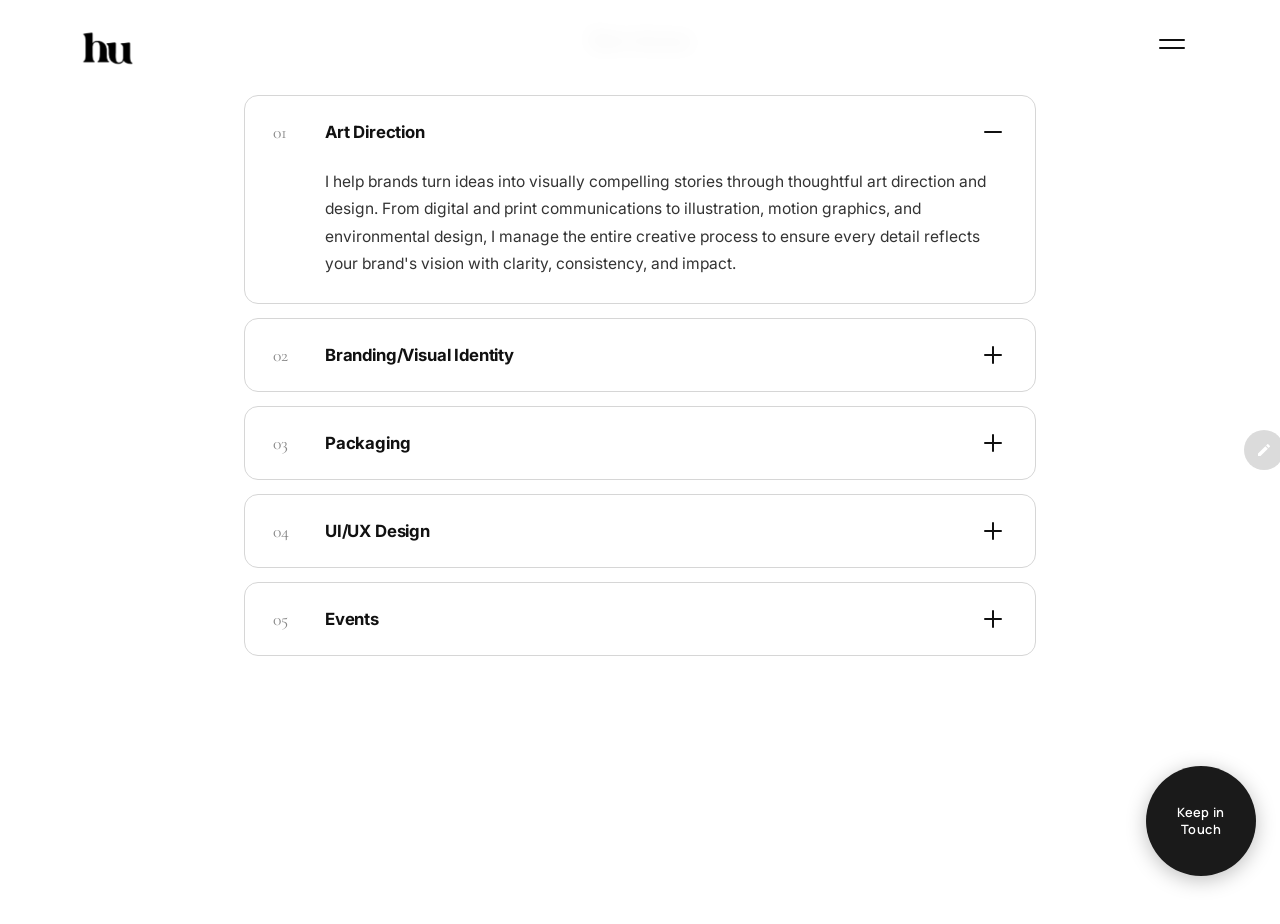
<file: services.html>
<!DOCTYPE html>
<html lang="en">
<head>
  <meta charset="UTF-8" />
  <meta name="viewport" content="width=device-width, initial-scale=1.0" />
  <title>Services — hu</title>
  
  <link rel="preconnect" href="https://fonts.googleapis.com" />
  <link rel="preconnect" href="https://fonts.gstatic.com" crossorigin />
  <link href="https://fonts.googleapis.com/css2?family=Cormorant+Garamond:wght@400;600;700&family=Inter:wght@400;500;600&family=Manrope:wght@400;600&display=swap" rel="stylesheet" />
  <style>
    *, *::before, *::after {
      box-sizing: border-box;
      margin: 0;
      padding: 0;
    }

    html {
      font-size: 16px;
    }

    body {
      background: #ffffff;
      color: #111111;
      font-family: 'Inter', sans-serif;
      min-height: 100vh;
    }

    /* ── Navigation ── */
    nav {
      position: fixed;
      top: 0; left: 0; right: 0;
      z-index: 200;
      display: flex;
      align-items: center;
      justify-content: space-between;
      padding: 1rem 3rem;
      background: rgba(255,255,255,0.95);
      backdrop-filter: blur(10px);
    }

    .nav-logo {
      display: flex;
      align-items: center;
    }

    .nav-logo img {
      height: 36px;
      width: auto;
      display: block;
    }

    .nav-links {
      display: flex;
      align-items: center;
      gap: 2.25rem;
      list-style: none;
    }

    .nav-links a {
      font-family: 'Manrope', sans-serif;
      font-size: 0.9rem;
      font-weight: 400;
      color: #1a1a1a;
      text-decoration: none;
      transition: opacity 0.2s ease;
    }

    .nav-links a:hover {
      opacity: 0.5;
    }

    /* ── Page heading ── */
    .page-title {
      text-align: center;
      font-family: 'Inter', sans-serif;
      font-size: 1.6rem;
      font-weight: 600;
      letter-spacing: 0.01em;
      margin-top: 24px;
      margin-bottom: 40px;
    }

    /* ── Accordion list ── */
    .services-list {
      max-width: 840px;
      margin: 0 auto;
      padding: 0 24px 120px;
      display: flex;
      flex-direction: column;
      gap: 14px;
    }

    /* ── Individual accordion item ── */
    .service-item {
      border: 1px solid #d6d6d6;
      border-radius: 14px;
      overflow: hidden;
      transition: border-color 0.25s ease;
    }

    .service-item:hover {
      border-color: #aaaaaa;
    }

    /* ── Header row (always visible) ── */
    .service-header {
      display: flex;
      align-items: center;
      padding: 22px 28px;
      cursor: pointer;
      user-select: none;
      gap: 20px;
    }

    .service-number {
      font-family: 'Cormorant Garamond', serif;
      font-size: 1.1rem;
      font-weight: 400;
      color: #888888;
      min-width: 32px;
      letter-spacing: 0.02em;
    }

    .service-title {
      font-family: 'Inter', sans-serif;
      font-size: 1.05rem;
      font-weight: 700;
      color: #111111;
      flex: 1;
      letter-spacing: -0.01em;
    }

    .service-icon {
      width: 28px;
      height: 28px;
      display: flex;
      align-items: center;
      justify-content: center;
      flex-shrink: 0;
      position: relative;
    }

    /* Plus/minus icon drawn with CSS */
    .service-icon::before,
    .service-icon::after {
      content: '';
      position: absolute;
      background: #111111;
      border-radius: 2px;
      transition: transform 0.35s cubic-bezier(0.4, 0, 0.2, 1),
                  opacity 0.35s cubic-bezier(0.4, 0, 0.2, 1);
    }

    /* Horizontal bar */
    .service-icon::before {
      width: 18px;
      height: 1.5px;
    }

    /* Vertical bar (hidden when open = minus) */
    .service-icon::after {
      width: 1.5px;
      height: 18px;
    }

    /* When open: hide vertical bar → shows minus */
    .service-item.open .service-icon::after {
      transform: scaleY(0);
      opacity: 0;
    }

    /* ── Body (collapsible) ── */
    .service-body {
      display: grid;
      grid-template-rows: 0fr;
      transition: grid-template-rows 0.4s cubic-bezier(0.4, 0, 0.2, 1);
    }

    .service-item.open .service-body {
      grid-template-rows: 1fr;
    }

    .service-body-inner {
      overflow: hidden;
    }

    .service-body-content {
      padding: 0 28px 26px 80px;
      font-size: 0.975rem;
      line-height: 1.75;
      color: #333333;
      font-weight: 400;
    }

    /* ── Keep in Touch button (from portfolio.html) ── */
    .floating-anchor {
      position: fixed;
      bottom: 1.5rem;
      right: 1.5rem;
      z-index: 300;
      width: 110px;
      height: 110px;
    }

    .floating-btn {
      position: relative;
      z-index: 300;
      display: flex;
      align-items: center;
      justify-content: center;
      text-align: center;
      width: 110px;
      height: 110px;
      border-radius: 50%;
      background: #1a1a1a;
      color: #fff;
      font-family: 'Manrope', sans-serif;
      font-size: 0.8rem;
      font-weight: 600;
      line-height: 1.3;
      letter-spacing: 0.03em;
      cursor: pointer;
      box-shadow: 0 4px 20px rgba(0,0,0,0.25);
      text-decoration: none;
      transition: box-shadow 0.3s ease, background 0.2s ease;
    }

    .floating-btn:hover {
      background: #2617FF;
    }

    /* ── Hamburger — hidden on desktop ── */
    .nav-hamburger {
      display: none;
      flex-direction: column;
      justify-content: center;
      gap: 5px;
      background: none;
      border: none;
      padding: 4px;
      cursor: pointer;
      z-index: 9999;
      position: relative;
    }

    .nav-hamburger span {
      display: block;
      width: 22px;
      height: 2px;
      background: #1a1a1a;
      border-radius: 2px;
      transition: transform 0.25s ease, opacity 0.2s ease;
    }

    .nav-hamburger.open span:nth-child(1) { transform: translateY(7px) rotate(45deg); }
    .nav-hamburger.open span:nth-child(2) { opacity: 0; }
    .nav-hamburger.open span:nth-child(3) { transform: translateY(-7px) rotate(-45deg); }

    @media (max-width: 620px) {
      nav { padding: 1rem 1.5rem; }

      .nav-links {
        display: none;
        position: fixed;
        top: 0; left: 0;
        width: 100vw;
        height: 100vh;
        background: #ffffff;
        flex-direction: column;
        align-items: center;
        justify-content: center;
        gap: 2.5rem;
        z-index: 9000;
        padding-top: 0;
      }

      .nav-links.open { display: flex; }

      .nav-links a {
        font-size: 1.6rem;
        font-weight: 700;
        color: #1a1a1a;
      }

      .nav-hamburger { display: flex; }

      .services-list { padding: 0 16px 140px; }

      .service-body-content { padding-left: 52px; }
    }

    /* ── Edit fab (right edge) ── */
    .edit-fab {
      position: fixed;
      right: -4px;
      top: 50%;
      transform: translateY(-50%);
      width: 40px;
      height: 40px;
      background: #cccccc;
      border-radius: 50%;
      display: flex;
      align-items: center;
      justify-content: center;
      cursor: pointer;
      opacity: 0.7;
    }

    .edit-fab svg {
      width: 16px;
      height: 16px;
      fill: white;
    }
  </style>
  <script>
    (function(){
      var c=document.createElement("canvas");c.width=64;c.height=64;
      var ctx=c.getContext("2d"),img=new Image();
      img.onload=function(){
        var pad=2,size=64-pad*2,sc=Math.min(size/img.width,size/img.height);
        var w=img.width*sc,h=img.height*sc;
        ctx.drawImage(img,(64-w)/2,(64-h)/2,w,h);
        var l=document.createElement("link");l.rel="icon";l.type="image/png";
        l.href=c.toDataURL("image/png");document.head.appendChild(l);
      };img.src="HU_Logo.png";
    })();
  </script>
  <!-- Google Analytics -->
  <script async src="https://www.googletagmanager.com/gtag/js?id=G-CXSVPXK3VE"></script>
  <script>
    window.dataLayer = window.dataLayer || [];
    function gtag(){dataLayer.push(arguments);}
    gtag('js', new Date());
    gtag('config', 'G-CXSVPXK3VE');
  </script>
  <link rel="stylesheet" href="BubbleMenu-v2.css" />
  <script src="https://cdnjs.cloudflare.com/ajax/libs/gsap/3.12.5/gsap.min.js"></script>
  <script src="BubbleMenu-v2.js"></script>
</head>
<body>

  <!-- Navigation -->
  <nav>
    <a href="index.html" class="nav-logo">
      <img src="HU_Logo.png" alt="Hu Logo" />
    </a>
    <ul class="nav-links" id="nav-links">
    <li><a href="portfolio.html">Work</a></li>
    <li><a href="about.html">About</a></li>
    <li><a href="services.html">Services</a></li>
    <li><a href="#">Playground</a></li>
    <li><a href="#">Photography</a></li>
    </ul>
    <button class="nav-hamburger" id="hamburger" aria-label="Menu">
      <span></span><span></span><span></span>
    </button>
  </nav>

  <!-- Page title -->
  <h1 class="page-title">Services</h1>

  <!-- Accordion -->
  <div class="services-list">

    <div class="service-item open">
      <div class="service-header" role="button" aria-expanded="true">
        <span class="service-number">01</span>
        <span class="service-title">Art Direction</span>
        <span class="service-icon" aria-hidden="true"></span>
      </div>
      <div class="service-body">
        <div class="service-body-inner">
          <p class="service-body-content">
            I help brands turn ideas into visually compelling stories through thoughtful art direction and design. From digital and print communications to illustration, motion graphics, and environmental design, I manage the entire creative process to ensure every detail reflects your brand's vision with clarity, consistency, and impact.
          </p>
        </div>
      </div>
    </div>

    <div class="service-item">
      <div class="service-header" role="button" aria-expanded="false">
        <span class="service-number">02</span>
        <span class="service-title">Branding/Visual Identity</span>
        <span class="service-icon" aria-hidden="true"></span>
      </div>
      <div class="service-body">
        <div class="service-body-inner">
          <p class="service-body-content">
            From strategy to execution, I craft unique visual systems that express what makes your brand stand out—combining logo design, messaging, and brand guidelines to create a consistent experience across every touchpoint.
          </p>
        </div>
      </div>
    </div>

    <div class="service-item">
      <div class="service-header" role="button" aria-expanded="false">
        <span class="service-number">03</span>
        <span class="service-title">Packaging</span>
        <span class="service-icon" aria-hidden="true"></span>
      </div>
      <div class="service-body">
        <div class="service-body-inner">
          <p class="service-body-content">
            Packaging that makes a lasting impression on shelf and online. I design packaging solutions that balance aesthetics, brand story, and practical requirements — from concept through print-ready files.
          </p>
        </div>
      </div>
    </div>

    <div class="service-item">
      <div class="service-header" role="button" aria-expanded="false">
        <span class="service-number">04</span>
        <span class="service-title">UI/UX Design</span>
        <span class="service-icon" aria-hidden="true"></span>
      </div>
      <div class="service-body">
        <div class="service-body-inner">
          <p class="service-body-content">
            Designing digital experiences that are intuitive, beautiful, and purposeful. I work across web and mobile interfaces — from wireframes and prototypes to polished high-fidelity designs and design systems.
          </p>
        </div>
      </div>
    </div>

    <div class="service-item">
      <div class="service-header" role="button" aria-expanded="false">
        <span class="service-number">05</span>
        <span class="service-title">Events</span>
        <span class="service-icon" aria-hidden="true"></span>
      </div>
      <div class="service-body">
        <div class="service-body-inner">
          <p class="service-body-content">
            Creative direction and design for events — from branded installations and environmental graphics to printed collateral, signage, and digital assets that bring your event's identity to life.
          </p>
        </div>
      </div>
    </div>

  </div>

  <!-- Keep in Touch CTA -->
  <div class="floating-anchor">
    <a href="mailto:dorahudesign@gmail.com" class="floating-btn">Keep in<br>Touch</a>
  </div>

  <!-- Edit FAB (decorative) -->
  <div class="edit-fab">
    <svg viewBox="0 0 24 24" xmlns="http://www.w3.org/2000/svg">
      <path d="M3 17.25V21h3.75L17.81 9.94l-3.75-3.75L3 17.25zM20.71 7.04a1 1 0 0 0 0-1.41l-2.34-2.34a1 1 0 0 0-1.41 0l-1.83 1.83 3.75 3.75 1.83-1.83z"/>
    </svg>
  </div>

  <script>
    const hamburger = document.getElementById('hamburger');
    const navLinks = document.getElementById('nav-links');
    if (hamburger) {
      hamburger.addEventListener('click', () => {
        hamburger.classList.toggle('open');
        navLinks.classList.toggle('open');
      });
      navLinks.querySelectorAll('a').forEach(a => {
        a.addEventListener('click', () => {
          hamburger.classList.remove('open');
          navLinks.classList.remove('open');
        });
      });
    }

    // Hamburger menu
    // Magnetic button
    const magnet = document.querySelector('.floating-anchor .floating-btn');
    const magnetAnchor = document.querySelector('.floating-anchor');
    const magnetStrength = 0.4;
    const magnetRadius = 140;

    document.addEventListener('mousemove', e => {
      const rect = magnetAnchor.getBoundingClientRect();
      const cx = rect.left + rect.width / 2;
      const cy = rect.top + rect.height / 2;
      const dx = e.clientX - cx;
      const dy = e.clientY - cy;
      const dist = Math.sqrt(dx * dx + dy * dy);

      if (dist < magnetRadius) {
        const pull = (1 - dist / magnetRadius) * magnetStrength;
        const tx = dx * pull * (magnetRadius / 70);
        const ty = dy * pull * (magnetRadius / 70);
        magnet.style.transition = 'transform 0.15s ease, box-shadow 0.3s ease';
        magnet.style.transform = `translate(${tx}px, ${ty}px) scale(${1 + pull * 0.1 > 1.1 ? 1.1 : 1 + pull * 0.1})`;
        magnet.style.boxShadow = `0 ${8 + pull * 20}px ${28 + pull * 20}px rgba(0,0,0,${0.25 + pull * 0.15})`;
      } else {
        magnet.style.transition = 'transform 0.8s cubic-bezier(0.34, 1.6, 0.64, 1), box-shadow 0.3s ease';
        magnet.style.transform = 'translate(0px, 0px) scale(1)';
        magnet.style.boxShadow = '0 4px 20px rgba(0,0,0,0.25)';
      }
    });

    document.querySelectorAll('.service-header').forEach(header => {
      header.addEventListener('click', () => {
        const item = header.closest('.service-item');
        const isOpen = item.classList.contains('open');

        // Close all
        document.querySelectorAll('.service-item').forEach(el => {
          el.classList.remove('open');
          el.querySelector('.service-header').setAttribute('aria-expanded', 'false');
        });

        // Open clicked if it was closed
        if (!isOpen) {
          item.classList.add('open');
          header.setAttribute('aria-expanded', 'true');
        }
      });
    });
  </script>

</body>
</html>
</file>
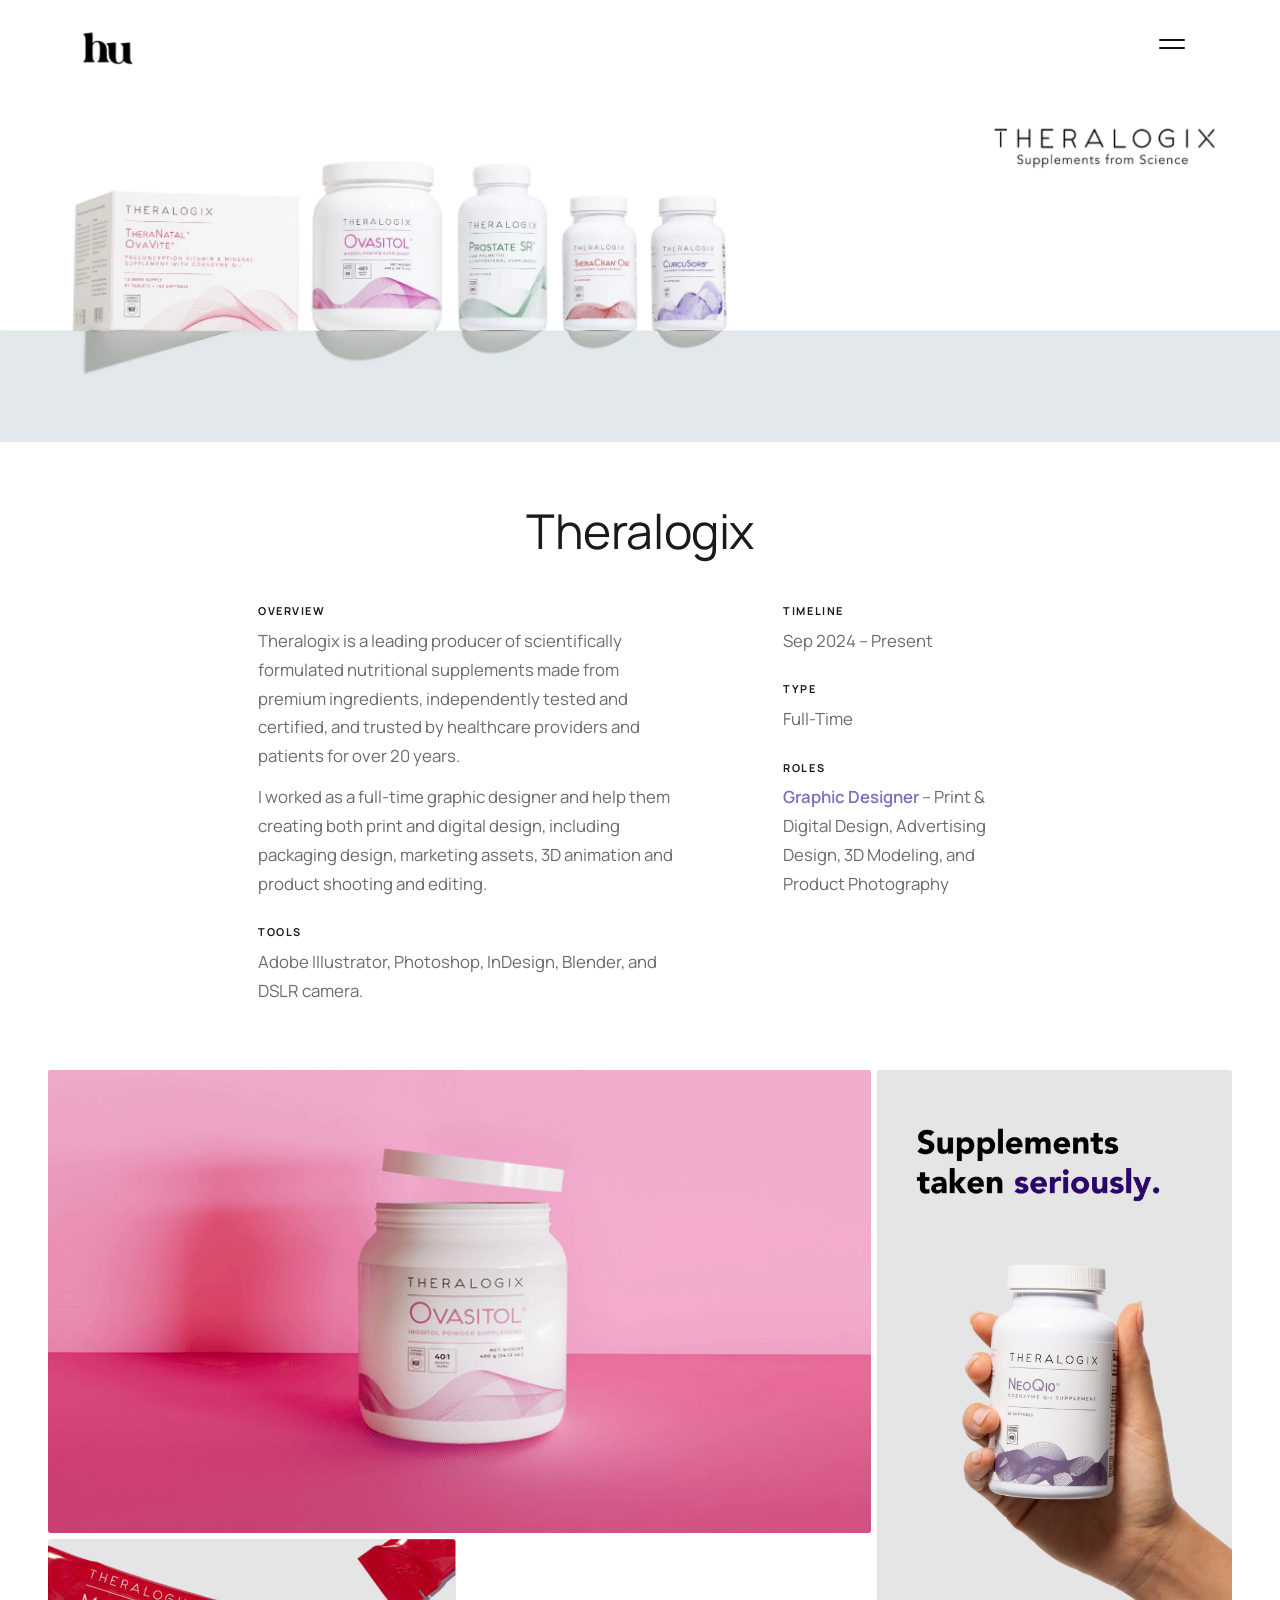
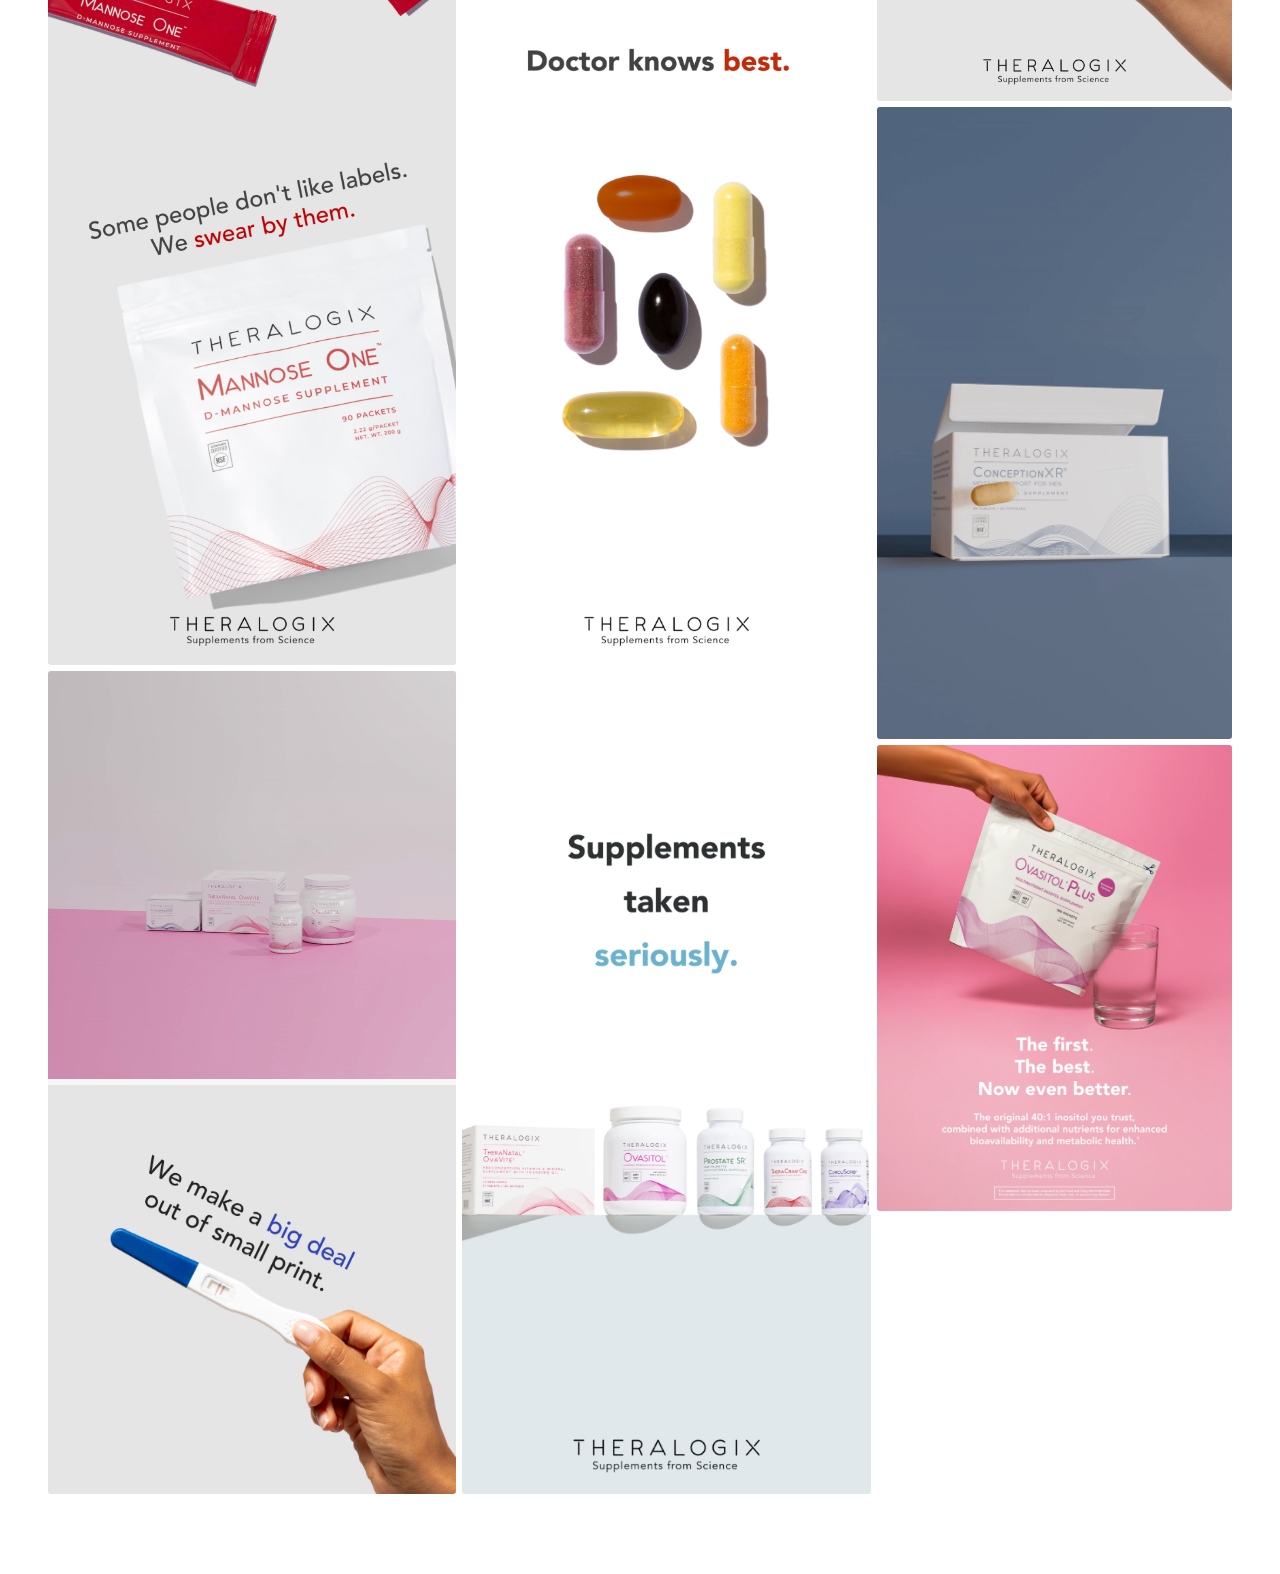
<file: theralogix.html>
<!DOCTYPE html>
<html lang="en">
<head>
  <meta charset="UTF-8" />
  <meta name="viewport" content="width=device-width, initial-scale=1.0" />
  <title>Theralogix — Dora Hu Design</title>
  <meta name="description" content="Theralogix — Print & Digital Design, 3D Modeling, and Product Photography by Dora Hu." />
  
  <link rel="preconnect" href="https://fonts.googleapis.com" />
  <link rel="preconnect" href="https://fonts.gstatic.com" crossorigin />
  <link href="https://fonts.googleapis.com/css2?family=Manrope:wght@300;400;500;600;700;800&display=swap" rel="stylesheet" />

  <style>
    *, *::before, *::after { box-sizing: border-box; margin: 0; padding: 0; }

    :root {
      --black: #1a1a1a;
      --gray: #6b6b6b;
      --light-gray: #f5f5f5;
      --border: #e0e0e0;
      --white: #ffffff;
      --hero-bg: #d9e0e6;
      --accent: #7a6fbe;
    }

    html { scroll-behavior: smooth; }

    body {
      font-family: 'Manrope', sans-serif;
      background: var(--white);
      color: var(--black);
      overflow-x: hidden;
    }

    a { text-decoration: none; color: inherit; }

    /* ── NAV ───────────────────────────────────────────────── */
    nav {
      position: fixed;
      top: 0; left: 0; right: 0;
      z-index: 200;
      display: flex;
      align-items: center;
      justify-content: space-between;
      padding: 1rem 3rem;
      background: rgba(255,255,255,0.95);
      backdrop-filter: blur(10px);
    }

    .nav-logo {
      display: flex;
      align-items: center;
    }

    .nav-logo img { height: 36px; width: auto; display: block; }

    .nav-links {
      display: flex;
      align-items: center;
      gap: 2.25rem;
      list-style: none;
    }

    .nav-links a {
      font-family: 'Manrope', sans-serif;
      font-size: 0.9rem;
      font-weight: 400;
      color: var(--black);
      transition: opacity 0.2s;
    }

    .nav-links a:hover { opacity: 0.5; }

    .nav-hamburger {
      display: none;
      flex-direction: column;
      justify-content: center;
      gap: 5px;
      background: none;
      border: none;
      padding: 4px;
      cursor: pointer;
      z-index: 9999;
      position: relative;
    }

    .nav-hamburger span {
      display: block;
      width: 22px;
      height: 2px;
      background: var(--black);
      border-radius: 2px;
      transition: transform 0.25s ease, opacity 0.2s ease;
    }

    .nav-hamburger.open span:nth-child(1) { transform: translateY(7px) rotate(45deg); }
    .nav-hamburger.open span:nth-child(2) { opacity: 0; }
    .nav-hamburger.open span:nth-child(3) { transform: translateY(-7px) rotate(-45deg); }

    @media (max-width: 620px) {
      nav { padding: 1rem 1.5rem; }

      .nav-hamburger { display: flex; }

      .nav-links {
        display: none;
        position: fixed;
        top: 0; left: 0;
        width: 100vw;
        height: 100vh;
        background: #ffffff;
        flex-direction: column;
        align-items: center;
        justify-content: center;
        gap: 2.5rem;
        z-index: 9000;
      }

      .nav-links.open { display: flex; }

      .nav-links a {
        font-size: 1.6rem;
        font-weight: 700;
        color: var(--black);
      }
    }

    /* ── HERO STRIP ─────────────────────────────────────────── */
    .hero-strip {
      margin-top: 60px;
      width: 100%;
      overflow: hidden;
    }

    .hero-strip img {
      display: block;
      width: 100%;
      height: auto;
    }

    /* ── PAGE TITLE ─────────────────────────────────────────── */
    .page-title {
      text-align: center;
      padding: 3.5rem 3rem 2.5rem;
    }

    .page-title h1 {
      font-size: clamp(1.8rem, 4vw, 3rem);
      font-weight: 400;
      letter-spacing: -0.01em;
      color: var(--black);
    }

    /* ── META SECTION ───────────────────────────────────────── */
    .meta-section {
      display: grid;
      grid-template-columns: 1.8fr 1fr;
      max-width: 860px;
      margin: 0 auto;
      padding: 0 3rem 4rem;
      gap: 2rem 6rem;
    }

    .meta-left { display: flex; flex-direction: column; gap: 1.6rem; }
    .meta-right { display: flex; flex-direction: column; gap: 1.6rem; }

    .meta-block {}

    .meta-label {
      font-size: 0.68rem;
      font-weight: 700;
      letter-spacing: 0.14em;
      text-transform: uppercase;
      color: var(--black);
      margin-bottom: 0.55rem;
    }

    .meta-text {
      font-size: 1.05rem;
      font-weight: 400;
      color: var(--gray);
      line-height: 1.72;
    }

    .meta-text + .meta-text { margin-top: 0.75rem; }

    .roles-link {
      color: var(--accent);
      font-weight: 600;
    }

    /* ── GALLERY ────────────────────────────────────────────── */
    .gallery {
      padding: 0 3rem 5rem;
    }

    /* 3-column masonry */
    .masonry {
      display: flex;
      gap: 6px;
      align-items: flex-start;
    }

    .m-col {
      display: flex;
      flex-direction: column;
      gap: 6px;
      min-width: 0;
    }

    .m-col-left  { flex: 0 0 calc(36% - 4px); }
    .m-col-mid   { flex: 0 0 calc(26% - 4px); }
    .m-col-right { flex: 1; }

    /* Base tile */
    .tile {
      position: relative;
      border-radius: 3px;
      overflow: hidden;
      display: flex;
      align-items: center;
      justify-content: center;
    }

    .tile img {
      width: 100%;
      height: 100%;
      object-fit: cover;
      display: block;
    }

    /* Heights — fluid so they feel right at any viewport */
    .h-460 { height: clamp(220px, 36vw, 460px); }
    .h-260 { height: clamp(140px, 20vw, 260px); }
    .h-220 { height: clamp(120px, 17vw, 220px); }
    .h-200 { height: clamp(110px, 16vw, 200px); }
    .h-180 { height: clamp(100px, 14vw, 180px); }
    .h-140 { height: clamp( 80px, 11vw, 140px); }
    .h-100 { height: clamp( 60px,  8vw, 100px); }
    .h-70  { height: clamp( 44px,  5vw,  70px); }
    .h-56  { height: clamp( 36px,  4vw,  56px); }

    /* Row helper — tiles side by side inside a column */
    .tile-row {
      display: flex;
      gap: 6px;
    }

    .tile-row .tile { flex: 1; }

    /* Placeholder colours */
    .bg-pink      { background: #f0b8c2; }
    .bg-soft-gray { background: #e8e4df; }
    .bg-cream     { background: #f2ede8; }
    .bg-white-off { background: #f8f7f5; }
    .bg-slate     { background: #4a5f72; }
    .bg-rose      { background: #e8b4be; }
    .bg-lavender  { background: #d8d4e8; }
    .bg-warm      { background: #ede8e2; }
    .bg-mist      { background: #dde5e8; }
    .bg-blush     { background: #f4cdd4; }

    /* Number badge */
    .tile-num {
      position: absolute;
      top: 8px;
      left: 10px;
      z-index: 4;
      font-size: 0.68rem;
      font-weight: 700;
      letter-spacing: 0.03em;
      color: rgba(255,255,255,0.92);
      background: rgba(0,0,0,0.30);
      backdrop-filter: blur(4px);
      border-radius: 100px;
      padding: 0.18rem 0.5rem;
      pointer-events: none;
    }

    /* Tile copy overlay (for text-only tiles) */
    .tile-copy {
      padding: 1.4rem 1.4rem;
      width: 100%;
      height: 100%;
      display: flex;
      flex-direction: column;
      justify-content: center;
    }

    .copy-sm {
      font-size: 0.8rem;
      font-weight: 500;
      color: var(--gray);
      line-height: 1.5;
      font-style: italic;
    }

    .copy-md {
      font-size: 1rem;
      font-weight: 700;
      color: var(--black);
      line-height: 1.35;
    }

    .copy-lg {
      font-size: 1.25rem;
      font-weight: 800;
      color: var(--black);
      line-height: 1.3;
    }

    .copy-accent { color: #c85a5a; }
    .copy-purple { color: var(--accent); }
    .copy-green  { color: #4a8a70; }
    .copy-white  { color: #fff; }
    .copy-gold   { color: #e8c878; }

    .copy-tag {
      font-size: 0.58rem;
      font-weight: 700;
      letter-spacing: 0.18em;
      text-transform: uppercase;
      color: var(--gray);
      margin-bottom: 0.5rem;
    }

    /* ── FOOTER ─────────────────────────────────────────────── */
    footer {
      padding: 2.5rem 3rem;
      border-top: 1px solid var(--border);
      display: flex;
      align-items: center;
      justify-content: space-between;
    }

    footer .footer-logo img { height: 30px; }

    footer .footer-links {
      display: flex;
      gap: 2rem;
      list-style: none;
    }

    footer .footer-links a {
      font-size: 0.85rem;
      color: var(--gray);
      transition: color 0.2s;
    }

    footer .footer-links a:hover { color: var(--black); }

    footer .footer-date {
      font-size: 0.8rem;
      color: var(--gray);
    }

    /* ── RESPONSIVE ─────────────────────────────────────────── */
    /* iPad and below (768px) — stack everything vertically */
    @media (max-width: 768px) {
      nav { padding: 1rem 1.5rem; }
      .page-title { padding: 2.5rem 1.5rem 1.5rem; }
      .meta-section {
        grid-template-columns: 1fr;
        padding: 0 1.5rem 3rem;
        gap: 1.5rem 0;
      }
      .gallery { padding: 0 1.5rem 3rem; }

      /* Stack all masonry columns */
      .masonry { flex-direction: column; }
      .m-col,
      .m-col-left,
      .m-col-mid,
      .m-col-right { flex: none !important; width: 100% !important; max-width: 100% !important; }

      /* Stack side-by-side tile rows */
      .tile-row { flex-direction: column; }
      .tile-row .tile { flex: none; width: 100%; }
      .tile-row > div { flex: none !important; width: 100% !important; }
    }
  </style>
  <script>
    (function(){
      var c=document.createElement("canvas");c.width=64;c.height=64;
      var ctx=c.getContext("2d"),img=new Image();
      img.onload=function(){
        var pad=2,size=64-pad*2,sc=Math.min(size/img.width,size/img.height);
        var w=img.width*sc,h=img.height*sc;
        ctx.drawImage(img,(64-w)/2,(64-h)/2,w,h);
        var l=document.createElement("link");l.rel="icon";l.type="image/png";
        l.href=c.toDataURL("image/png");document.head.appendChild(l);
      };img.src="HU_Logo.png";
    })();
  </script>
  <!-- Google Analytics -->
  <script async src="https://www.googletagmanager.com/gtag/js?id=G-CXSVPXK3VE"></script>
  <script>
    window.dataLayer = window.dataLayer || [];
    function gtag(){dataLayer.push(arguments);}
    gtag('js', new Date());
    gtag('config', 'G-CXSVPXK3VE');
  </script>
  <link rel="stylesheet" href="BubbleMenu-v2.css" />
  <script src="https://cdnjs.cloudflare.com/ajax/libs/gsap/3.12.5/gsap.min.js"></script>
  <script src="BubbleMenu-v2.js"></script>
</head>
<body>

  <!-- NAV -->
  <nav>
    <a href="index.html" class="nav-logo">
      <img src="HU_Logo.png" alt="Hu Logo" />
    </a>
    <ul class="nav-links" id="nav-links">
    <li><a href="portfolio.html">Work</a></li>
    <li><a href="about.html">About</a></li>
    <li><a href="services.html">Services</a></li>
    <li><a href="#">Playground</a></li>
    <li><a href="#">Photography</a></li>
    </ul>
    <button class="nav-hamburger" id="hamburger" aria-label="Menu">
      <span></span><span></span><span></span>
    </button>
  </nav>

  <!-- HERO STRIP -->
  <div class="hero-strip">
    <img src="Theralogix-hero-banner.png" alt="Theralogix hero banner" />
  </div>

  <!-- PAGE TITLE -->
  <div class="page-title">
    <h1>Theralogix</h1>
  </div>

  <!-- META -->
  <div class="meta-section">
    <div class="meta-left">
      <div class="meta-block">
        <p class="meta-label">Overview</p>
        <p class="meta-text">Theralogix is a leading producer of scientifically formulated nutritional supplements made from premium ingredients, independently tested and certified, and trusted by healthcare providers and patients for over 20 years.</p>
        <p class="meta-text">I worked as a full-time graphic designer and help them creating both print and digital design, including packaging design, marketing assets, 3D animation and product shooting and editing.</p>
      </div>
      <div class="meta-block">
        <p class="meta-label">Tools</p>
        <p class="meta-text">Adobe Illustrator, Photoshop, InDesign, Blender, and DSLR camera.</p>
      </div>
    </div>

    <div class="meta-right">
      <div class="meta-block">
        <p class="meta-label">Timeline</p>
        <p class="meta-text">Sep 2024 – Present</p>
      </div>
      <div class="meta-block">
        <p class="meta-label">Type</p>
        <p class="meta-text">Full-Time</p>
      </div>
      <div class="meta-block">
        <p class="meta-label">Roles</p>
        <p class="meta-text">
          <a class="roles-link" href="#">Graphic Designer</a> – Print &amp; Digital
          Design, Advertising Design, 3D
          Modeling, and Product Photography
        </p>
      </div>
    </div>
  </div>

  <!-- GALLERY -->
  <div class="gallery">

    <!-- ── TOP SECTION: images 1–5 ── -->
    <div class="masonry">

      <!-- Left column: tiles 1, 2, 3 -->
      <div class="m-col" style="flex:2;">

        <div class="tile bg-pink">
          <img src="Thealogix-Ovasitol.gif" alt="Theralogix Ovasitol" style="width:100%;height:auto;display:block;" />
        </div>

        <div class="tile-row">
          <div class="tile bg-soft-gray">
            <img src="Theralogix-Mannose One-Social.png" alt="Theralogix Mannose One Social" style="width:100%;height:auto;display:block;" />
          </div>
          <div class="tile bg-white-off">
            <img src="Theralogix-pills-social.png" alt="Theralogix Pills Social" style="width:100%;height:auto;display:block;" />
          </div>
        </div>

        <div class="tile-row" style="align-items:stretch;">
          <div class="tile bg-white-off" style="flex:1; display:flex; flex-direction:column; gap:6px;">
            <img src="Theralogix-products.gif" alt="Theralogix Products" style="width:100%;height:auto;display:block;" />
            <img src="Theralogix-pregnancy-test-social-ad.png" alt="Theralogix Pregnancy Test Social Ad" style="width:100%;height:auto;display:block;" />
          </div>
          <div class="tile bg-white-off" style="flex:1;">
            <img src="Theralogix-shelf-products-social.png" alt="Theralogix Shelf Products Social" style="width:100%;height:100%;object-fit:cover;display:block;" />
          </div>
        </div>

      </div>

      <!-- Right column: tile 4 then tile 5 stacked -->
      <div class="m-col" style="flex:1; max-width:30%;">

        <div class="tile bg-white-off">
          <img src="Theralogix-NeoQ10-Social.png" alt="Theralogix NeoQ10 Social" style="width:100%;height:auto;display:block;" />
        </div>

        <div class="tile bg-white-off">
          <img src="Theralogix-CXR+MS.gif" alt="Theralogix CXR+MS" style="width:100%;height:auto;display:block;" />
        </div>

        <div class="tile bg-white-off">
          <img src="Theralogix-Magazine-ad.png" alt="Theralogix Magazine Ad" style="width:100%;height:auto;display:block;" />
        </div>

      </div>

    </div><!-- /top masonry -->


  </div><!-- /gallery -->


  <script>
    const hamburger = document.getElementById('hamburger');
    const navLinks  = document.getElementById('nav-links');
    if (hamburger) {
      hamburger.addEventListener('click', () => {
        hamburger.classList.toggle('open');
        navLinks.classList.toggle('open');
      });
      navLinks.querySelectorAll('a').forEach(a => {
        a.addEventListener('click', () => {
          hamburger.classList.remove('open');
          navLinks.classList.remove('open');
        });
      });
    }
  </script>
</body>
</html>
</file>
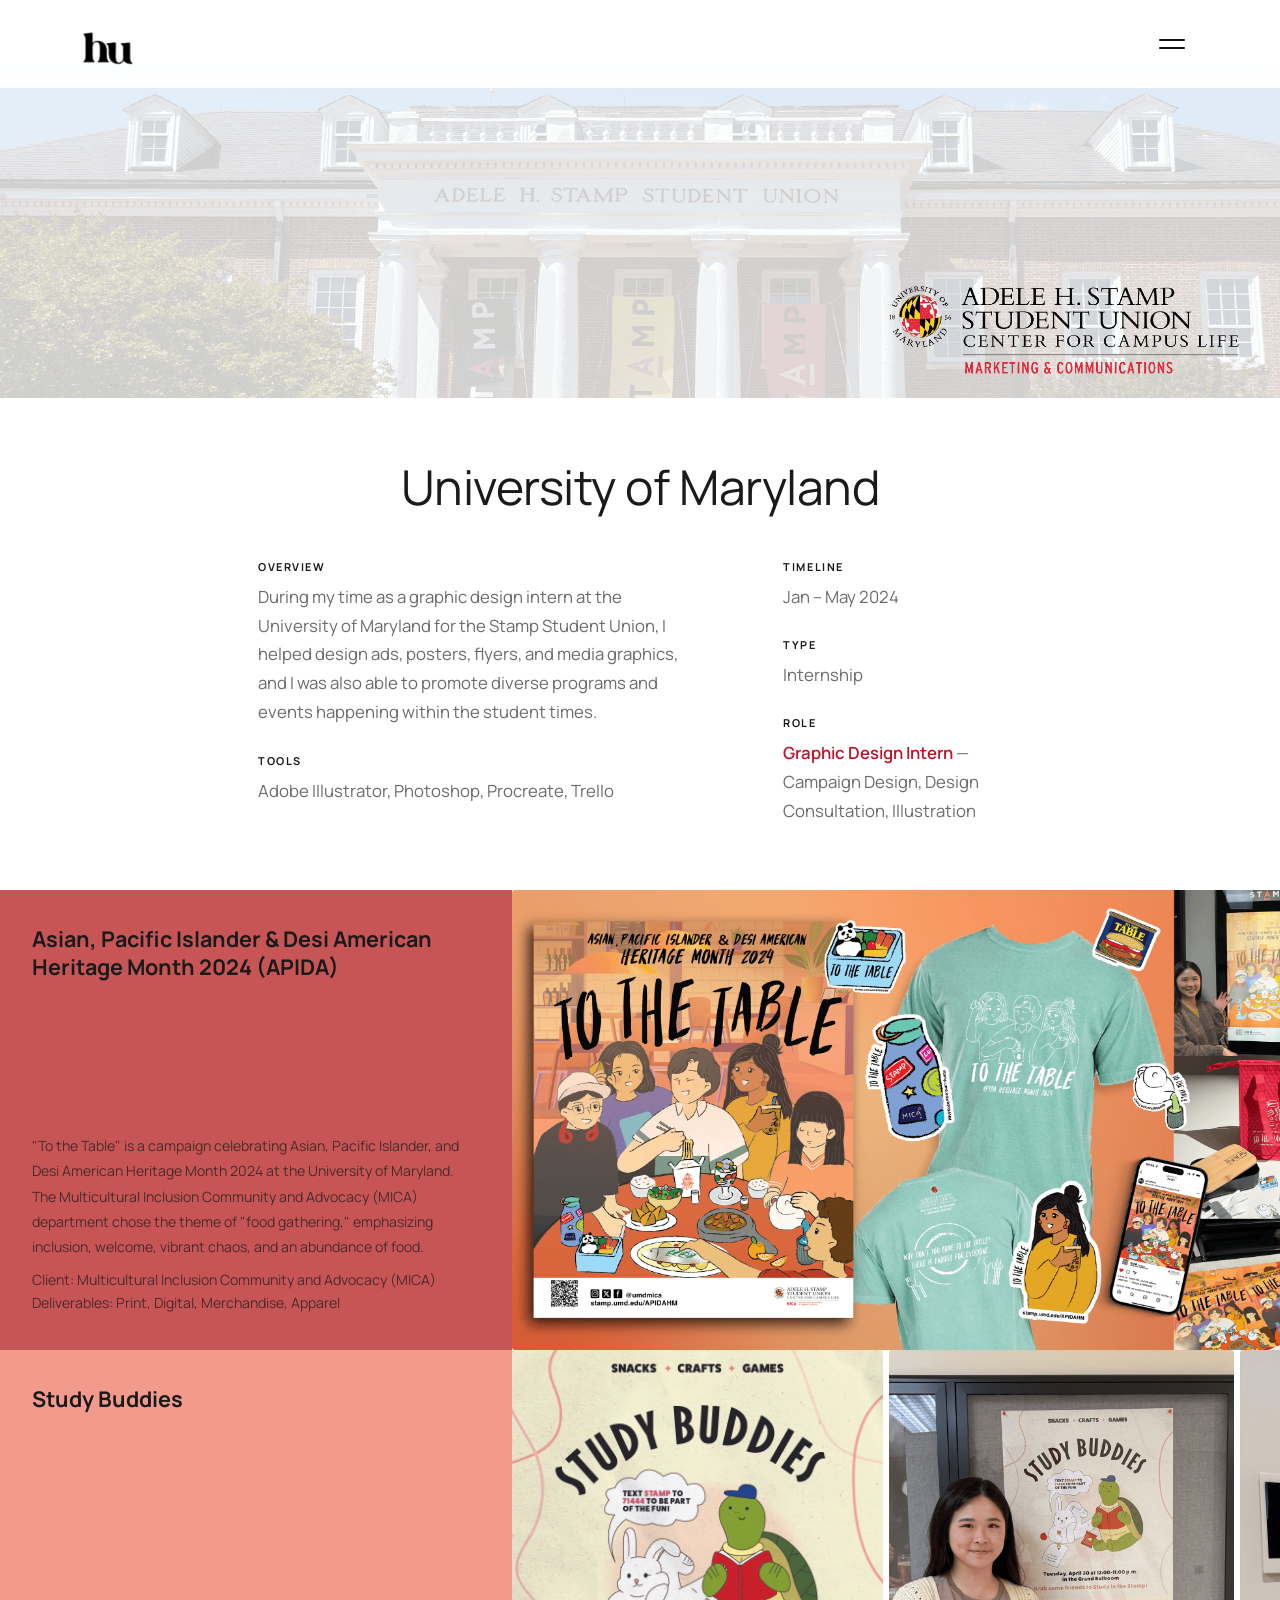
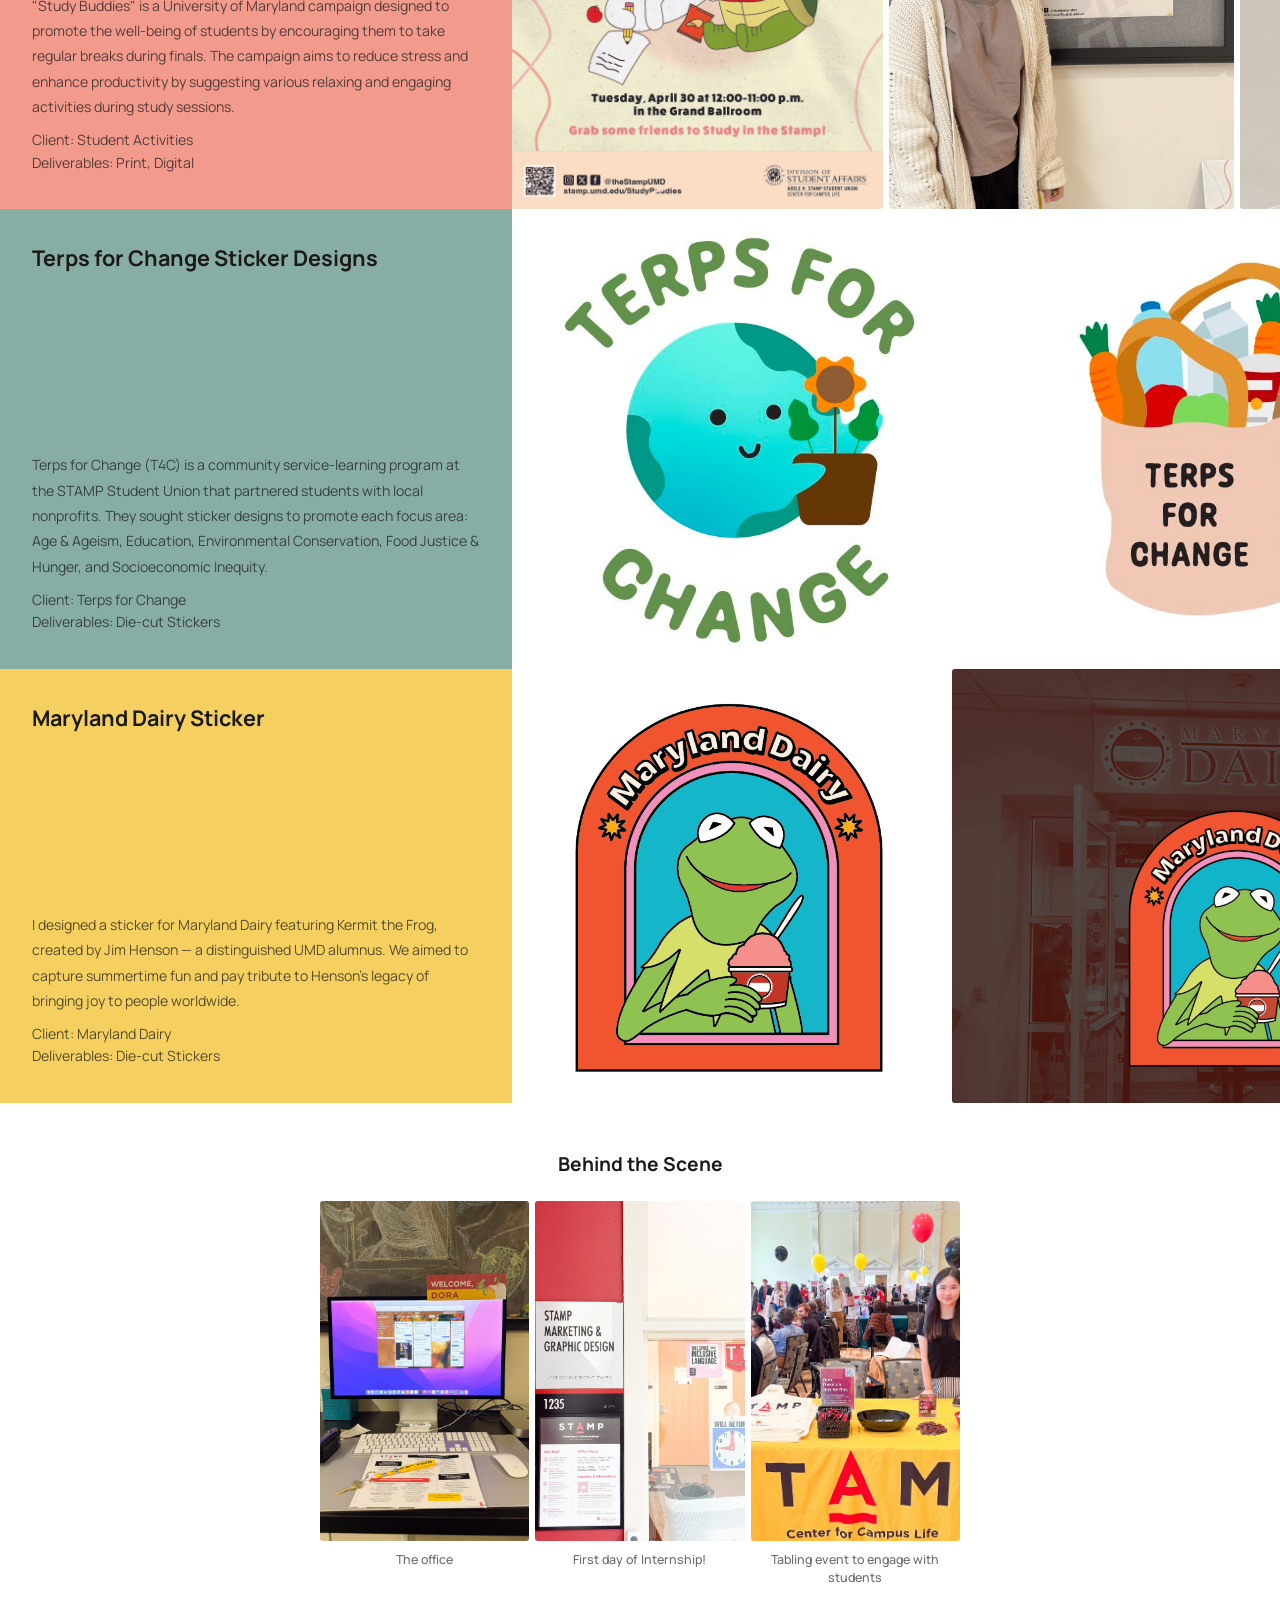
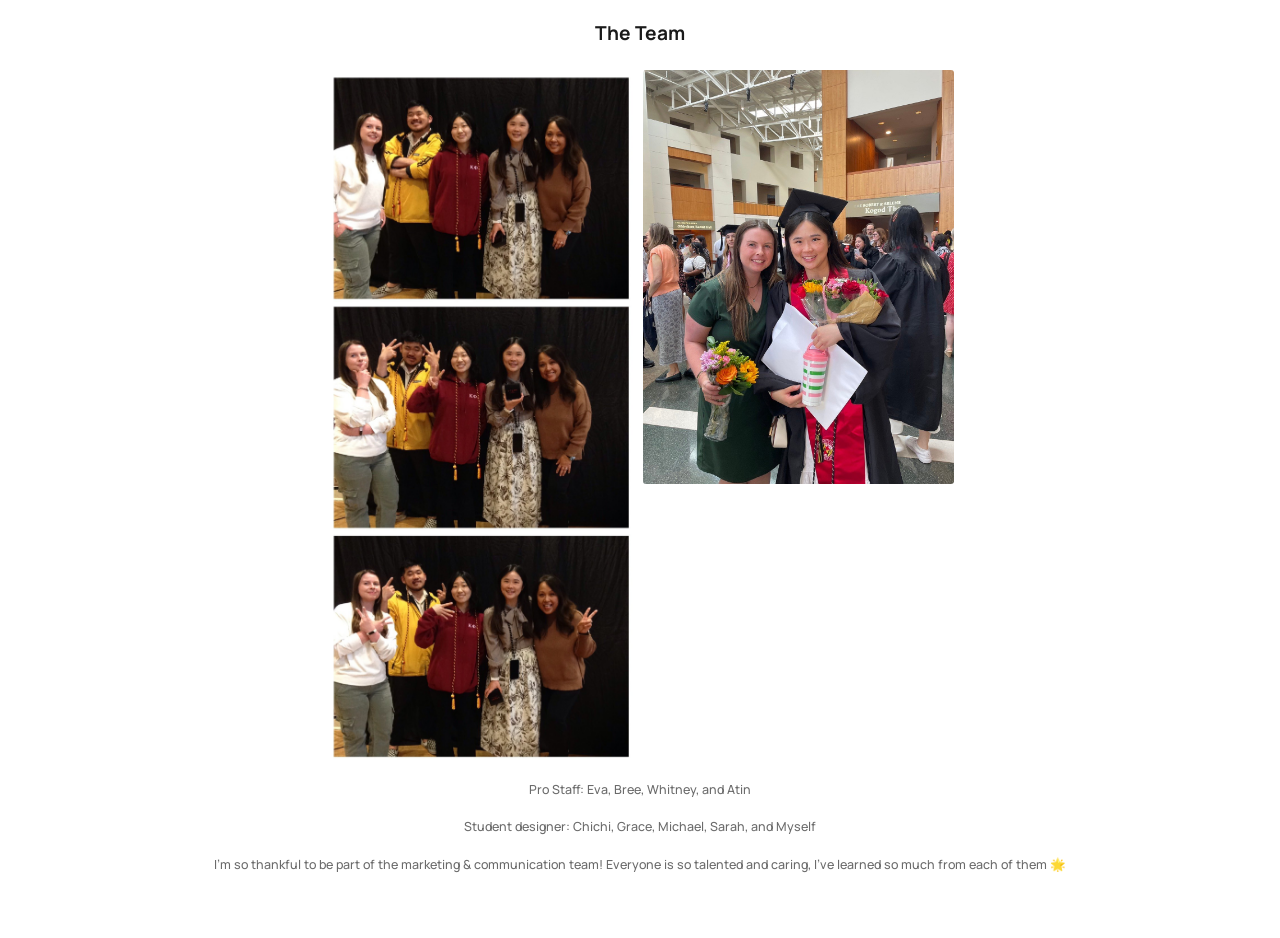
<file: umd.html>
<!DOCTYPE html>
<html lang="en">
<head>
  <meta charset="UTF-8" />
  <meta name="viewport" content="width=device-width, initial-scale=1.0" />
  <title>UMD Graphic Design Internship — Dora Hu Design</title>
  <meta name="description" content="University of Maryland Graphic Design Internship — Campaign Design, Illustration, and Design Consultation by Dora Hu." />
  
  <link rel="preconnect" href="https://fonts.googleapis.com" />
  <link rel="preconnect" href="https://fonts.gstatic.com" crossorigin />
  <link href="https://fonts.googleapis.com/css2?family=Manrope:wght@300;400;500;600;700;800&display=swap" rel="stylesheet" />

  <style>
    *, *::before, *::after { box-sizing: border-box; margin: 0; padding: 0; }

    :root {
      --accent: #c1122a;
      --black: #1a1a1a;
      --gray: #6b6b6b;
      --white: #ffffff;
      --gap: 6px;
    }

    html { scroll-behavior: smooth; }

    body {
      font-family: 'Manrope', sans-serif;
      background: var(--white);
      color: var(--black);
      overflow-x: hidden;
    }

    a { text-decoration: none; color: inherit; }

    /* ─── NAV ─────────────────────────────────────────────── */
    nav {
      position: fixed;
      top: 0; left: 0; right: 0;
      z-index: 200;
      display: flex;
      align-items: center;
      justify-content: space-between;
      padding: 1rem 3rem;
      background: rgba(255,255,255,0.95);
      backdrop-filter: blur(10px);
    }
    .nav-logo img { height: 36px; width: auto; display: block; }
    .nav-links { display: flex; align-items: center; gap: 2.25rem; list-style: none; }
    .nav-links a { font-size: 0.9rem; font-weight: 400; color: var(--black); transition: opacity 0.2s; }
    .nav-links a:hover { opacity: 0.5; }

    .nav-hamburger {
      display: none; flex-direction: column; justify-content: center; gap: 5px;
      background: none; border: none; padding: 4px; cursor: pointer; z-index: 9999;
    }
    .nav-hamburger span {
      display: block; width: 22px; height: 2px; background: var(--black);
      border-radius: 2px; transition: transform 0.25s ease, opacity 0.2s ease;
    }
    .nav-hamburger.open span:nth-child(1) { transform: translateY(7px) rotate(45deg); }
    .nav-hamburger.open span:nth-child(2) { opacity: 0; }
    .nav-hamburger.open span:nth-child(3) { transform: translateY(-7px) rotate(-45deg); }

    @media (max-width: 620px) {
      nav { padding: 1rem 1.5rem; }
      .nav-hamburger { display: flex; }
      .nav-links {
        display: none; position: fixed; top: 0; left: 0;
        width: 100vw; height: 100vh; background: #fff;
        flex-direction: column; align-items: center; justify-content: center;
        gap: 2.5rem; z-index: 9000;
      }
      .nav-links.open { display: flex; }
      .nav-links a { font-size: 1.6rem; font-weight: 700; }
    }

    /* ─── HERO ────────────────────────────────────────────── */
    .hero-strip { margin-top: 60px; background: #c1122a; }
    .hero-strip img { width: 100%; height: auto; display: block; }

    /* ─── PAGE TITLE ──────────────────────────────────────── */
    .page-title { text-align: center; padding: 3.5rem 3rem 2.5rem; }
    .page-title h1 {
      font-size: clamp(1.8rem, 4vw, 3rem);
      font-weight: 400; letter-spacing: -0.01em;
    }

    /* ─── META ────────────────────────────────────────────── */
    .meta-section {
      display: grid; grid-template-columns: 1.8fr 1fr;
      max-width: 860px; margin: 0 auto; padding: 0 3rem 4rem; gap: 2rem 6rem;
    }
    .meta-left, .meta-right { display: flex; flex-direction: column; gap: 1.6rem; }
    .meta-label {
      font-size: 0.68rem; font-weight: 700; letter-spacing: 0.14em;
      text-transform: uppercase; margin-bottom: 0.55rem;
    }
    .meta-text { font-size: 1.05rem; font-weight: 400; color: var(--gray); line-height: 1.72; }
    .roles-link { color: var(--accent); font-weight: 600; }

    /* ─── GALLERY ─────────────────────────────────────────── */
    .gallery { padding: 2.5rem 5rem 0; }
    .g-row { display: flex; gap: var(--gap); margin-bottom: var(--gap); }

    .ph {
      position: relative; border-radius: 3px; overflow: hidden;
      flex-shrink: 0; display: flex; align-items: center; justify-content: center;
      background: #edeae6;
    }
    .ph img { display: block; }
    .ph img.contain { object-fit: contain; }

    /* ─── PROJECT BANDS ───────────────────────────────────── */
    .project-band { margin-top: 2.5rem; }
    .project-band-inner {
      display: flex; align-items: flex-start; width: 100%;
      gap: 2.5rem; padding: 2.2rem 3rem;
    }
    .project-band-title {
      flex: 0 0 200px; font-size: 1.35rem; font-weight: 700;
      line-height: 1.3; color: var(--black);
    }
    .project-band-desc {
      flex: 1 1 0; font-size: 0.88rem; font-weight: 400;
      color: var(--black); line-height: 1.8; opacity: 0.72;
    }
    .project-band-desc em {
      font-style: normal; display: block; margin-top: 0; opacity: 0.8;
    }

    .band-salmon { background: #f29a8c; }
    .band-teal   { background: #88ada4; }
    .band-coral  { background: #c85555; }
    .band-gold   { background: #f5d060; }

    /* ─── SECTION BLOCKS ──────────────────────────────────── */
    .section-block { padding: 3rem 3rem 2rem; }
    .section-block h2 {
      font-size: 1.2rem; font-weight: 700; color: var(--black);
      margin-bottom: 1.5rem; text-align: center;
    }
    .caption-grid { display: flex; gap: var(--gap); }
    .caption-item { flex: 1 1 0; }
    .caption-item .ph { width: 100%; }
    .caption-text {
      margin-top: 0.6rem; font-size: 0.78rem; font-weight: 500;
      color: var(--gray); text-align: center; line-height: 1.5;
    }

    /* ─── APIDA ROW (intro left + carousel right) ────────── */
    .apida-row {
      display: flex;
      align-items: stretch;
    }
    .apida-intro {
      flex: 0 0 40%;
      display: flex;
      flex-direction: column;
      justify-content: center;
      padding: 2.2rem 2rem;
    }
    .apida-intro .project-band-title { margin-bottom: 0.5rem; }
    .apida-intro .project-band-desc { flex: none; margin-bottom: 0.6rem; }
    .apida-meta { display: flex; flex-direction: column; gap: 0; }
    .apida-meta em {
      font-style: normal; font-size: 0.88rem;
      opacity: 0.72; line-height: 1.6;
    }
    .apida-row .carousel-wrap {
      flex: 1 1 0;
      min-width: 0;
      padding: 0;
      overflow: hidden;
      display: flex;
      flex-direction: column;
    }
    .apida-row .carousel {
      padding-bottom: 0;
      flex: 1 1 0;
      height: 0;
      min-height: 320px;
    }
    .apida-row .carousel-item {
      height: 100%;
    }
    @media (max-width: 600px) {
      .apida-row { flex-direction: column; margin-top: 0; }
      .apida-intro { flex: none; padding: 2rem 1.5rem; }
      .apida-row .carousel-wrap { flex: none; height: 320px; position: relative; padding: 0; }
      .apida-row .carousel { height: 320px; min-height: unset; flex: none; }
}

    /* ─── CAROUSEL ───────────────────────────────────────── */
    .carousel-wrap {
      padding: 2.5rem 5rem 0;
      overflow: hidden;
      position: relative;
    }
    .carousel {
      display: flex;
      gap: var(--gap);
      overflow-x: auto;
      scroll-snap-type: x mandatory;
      -webkit-overflow-scrolling: touch;
      scrollbar-width: none;
      padding-bottom: 1rem;
    }
    .carousel::-webkit-scrollbar { display: none; }
    .carousel-item {
      flex: 0 0 auto;
      scroll-snap-align: start;
      border-radius: 3px;
      overflow: hidden;
      height: 480px;
    }
    .carousel-item img {
      height: 100%;
      width: auto;
      display: block;
      object-fit: cover;
    }

    /* ─── DESKTOP / LARGE SCREEN ─────────────────────────── */
    @media (min-width: 1100px) {
      .gallery { padding-left: 25%; padding-right: 25%; }
      .section-block { padding-left: 25%; padding-right: 25%; }
      .project-band-inner { padding-left: 25%; padding-right: 25%; }

      /* Team section: 30% smaller than full width, centered */
      #team-grid { max-width: 49%; margin: 0 auto; }

      .carousel-wrap { padding-left: 25%; padding-right: 0; }

      /* Convert stacked column rows to side-by-side on desktop */
      .g-row { flex-direction: row !important; align-items: flex-start; flex-wrap: wrap; }
      /* Images that were width:100% (column-stacked) get equal flex slots; basis:30% lets 5-item rows wrap 3+2 */
      .g-row .ph[style*="width:100%"] { flex: 1 1 30% !important; width: auto !important; }
    }

    /* ─── RESPONSIVE ──────────────────────────────────────── */
    @media (max-width: 900px) {
      #team-grid { flex-direction: column; }
      #team-grid .caption-item { flex: none; width: 100%; }
    }
    @media (max-width: 700px) {
      #scene-grid { flex-direction: column; }
      #scene-grid .caption-item { flex: none; width: 100%; }
      .project-band-inner { flex-direction: column; gap: 0.75rem; }
      .project-band-title { flex: none; }
    }
    @media (max-width: 768px) {
      #team-grid { max-width: 70%; margin: 0 auto; }
      .hero-strip { height: auto; }
      .page-title { padding: 2.5rem 1.5rem 1.5rem; }
      .meta-section { grid-template-columns: 1fr; padding: 0 1.5rem 3rem; gap: 1.5rem 0; }
      .gallery { padding: 1.5rem 1rem 0; }
      .g-row { flex-wrap: wrap; }
      .section-block { padding: 2rem 1.5rem 1.5rem; }
      .caption-grid { flex-wrap: wrap; }
      .caption-item { flex: 1 1 45%; }
      .project-band-inner { padding: 1.5rem; }
    }
  </style>
  <script>
    (function(){
      var c=document.createElement("canvas");c.width=64;c.height=64;
      var ctx=c.getContext("2d"),img=new Image();
      img.onload=function(){
        var pad=2,size=64-pad*2,sc=Math.min(size/img.width,size/img.height);
        var w=img.width*sc,h=img.height*sc;
        ctx.drawImage(img,(64-w)/2,(64-h)/2,w,h);
        var l=document.createElement("link");l.rel="icon";l.type="image/png";
        l.href=c.toDataURL("image/png");document.head.appendChild(l);
      };img.src="HU_Logo.png";
    })();
  </script>
  <!-- Google Analytics -->
  <script async src="https://www.googletagmanager.com/gtag/js?id=G-CXSVPXK3VE"></script>
  <script>
    window.dataLayer = window.dataLayer || [];
    function gtag(){dataLayer.push(arguments);}
    gtag('js', new Date());
    gtag('config', 'G-CXSVPXK3VE');
  </script>
  <link rel="stylesheet" href="BubbleMenu-v2.css" />
  <script src="https://cdnjs.cloudflare.com/ajax/libs/gsap/3.12.5/gsap.min.js"></script>
  <script src="BubbleMenu-v2.js"></script>
</head>
<body>

  <!-- NAV -->
  <nav>
    <a href="index.html" class="nav-logo">
      <img src="HU_Logo.png" alt="Hu Logo" />
    </a>
    <ul class="nav-links" id="nav-links">
    <li><a href="portfolio.html">Work</a></li>
    <li><a href="about.html">About</a></li>
    <li><a href="services.html">Services</a></li>
    <li><a href="#">Playground</a></li>
    <li><a href="#">Photography</a></li>
    </ul>
    <button class="nav-hamburger" id="hamburger" aria-label="Menu">
      <span></span><span></span><span></span>
    </button>
  </nav>

  <!-- HERO -->
  <div class="hero-strip">
    <img src="UMD-img-00-hero.png" alt="Adele H. Stamp Student Union" />
  </div>

  <!-- TITLE -->
  <div class="page-title">
    <h1>University of Maryland</h1>
  </div>

  <!-- META -->
  <div class="meta-section">
    <div class="meta-left">
      <div>
        <p class="meta-label">Overview</p>
        <p class="meta-text">During my time as a graphic design intern at the University of Maryland for the Stamp Student Union, I helped design ads, posters, flyers, and media graphics, and I was also able to promote diverse programs and events happening within the student times.</p>
      </div>
      <div>
        <p class="meta-label">Tools</p>
        <p class="meta-text">Adobe Illustrator, Photoshop, Procreate, Trello</p>
      </div>
    </div>
    <div class="meta-right">
      <div>
        <p class="meta-label">Timeline</p>
        <p class="meta-text">Jan – May 2024</p>
      </div>
      <div>
        <p class="meta-label">Type</p>
        <p class="meta-text">Internship</p>
      </div>
      <div>
        <p class="meta-label">Role</p>
        <p class="meta-text">
          <a class="roles-link" href="#">Graphic Design Intern</a> — Campaign Design, Design Consultation, Illustration
        </p>
      </div>
    </div>
  </div>

  <!-- ══════════════════════════════════════════ -->
  <!--  TO THE TABLE — intro left, carousel right  -->
  <!-- ══════════════════════════════════════════ -->
  <div class="apida-row">
    <!-- Left: intro panel -->
    <div class="apida-intro band-coral">
      <div class="project-band-title">Asian, Pacific Islander &amp; Desi American Heritage Month 2024 (APIDA)</div>
      <div class="project-band-desc">
        "To the Table" is a campaign celebrating Asian, Pacific Islander, and Desi American Heritage Month 2024 at the University of Maryland. The Multicultural Inclusion Community and Advocacy (MICA) department chose the theme of "food gathering," emphasizing inclusion, welcome, vibrant chaos, and an abundance of food.
      </div>
      <div class="apida-meta">
        <em>Client: Multicultural Inclusion Community and Advocacy (MICA)</em>
        <em>Deliverables: Print, Digital, Merchandise, Apparel</em>
      </div>
    </div>
    <!-- Right: carousel -->
    <div class="carousel-wrap">
      <div class="carousel" id="apida-carousel">
        <div class="carousel-item"><img src="UMD-img-02.png" alt="To the Table campaign overview" /></div>
        <div class="carousel-item"><img src="UMD-img-03.jpg" alt="To the Table main poster" /></div>
        <div class="carousel-item"><img src="UMD-img-04.png" alt="To the Table phone mockup" /></div>
        <div class="carousel-item"><img src="UMD-img-05.jpg" alt="To the Table schedule poster in window" /></div>
        <div class="carousel-item"><img src="UMD-img-17.png" alt="Dora with To the Table poster" /></div>
        <div class="carousel-item"><img src="UMD-img-15.jpg" alt="To the Table poster on easel" /></div>
        <div class="carousel-item"><img src="UMD-img-16.png" alt="To the Table stickers on laptop" /></div>
        <div class="carousel-item"><img src="UMD-img-18.jpg" alt="To the Table merchandise" /></div>
      </div>
    </div>
  </div>

  <!-- ══════════════════════════════════════════ -->
  <!--  STUDY BUDDIES                             -->
  <!-- ══════════════════════════════════════════ -->
  <div class="apida-row">
    <div class="apida-intro band-salmon">
      <div class="project-band-title">Study Buddies</div>
      <div class="project-band-desc">
        "Study Buddies" is a University of Maryland campaign designed to promote the well-being of students by encouraging them to take regular breaks during finals. The campaign aims to reduce stress and enhance productivity by suggesting various relaxing and engaging activities during study sessions.
      </div>
      <div class="apida-meta">
        <em>Client: Student Activities</em>
        <em>Deliverables: Print, Digital</em>
      </div>
    </div>
    <div class="carousel-wrap">
      <div class="carousel" id="study-carousel">
        <div class="carousel-item"><img src="UMD-img-20.jpg" alt="Study Buddies poster" /></div>
        <div class="carousel-item"><img src="UMD-img-21.png" alt="Dora with Study Buddies poster" /></div>
        <div class="carousel-item"><img src="UMD-img-41.jpg" alt="Study Buddies poster on easel at Grand Ballroom" /></div>
        <div class="carousel-item"><img src="UMD-img-22.png" alt="Study Buddies digital display" /></div>
        <div class="carousel-item"><img src="UMD-img-23.png" alt="Study Buddies character sketch" /></div>
      </div>
    </div>
  </div>

  <!-- ══════════════════════════════════════════ -->
  <!--  TERPS FOR CHANGE                          -->
  <!-- ══════════════════════════════════════════ -->
  <div class="apida-row">
    <div class="apida-intro band-teal">
      <div class="project-band-title">Terps for Change Sticker Designs</div>
      <div class="project-band-desc">
        Terps for Change (T4C) is a community service-learning program at the STAMP Student Union that partnered students with local nonprofits. They sought sticker designs to promote each focus area: Age &amp; Ageism, Education, Environmental Conservation, Food Justice &amp; Hunger, and Socioeconomic Inequity.
      </div>
      <div class="apida-meta">
        <em>Client: Terps for Change</em>
        <em>Deliverables: Die-cut Stickers</em>
      </div>
    </div>
    <div class="carousel-wrap">
      <div class="carousel" id="t4c-carousel">
        <div class="carousel-item"><img src="UMD-img-25.jpg" alt="Terps for Change — Environment sticker" /></div>
        <div class="carousel-item"><img src="UMD-img-26.jpg" alt="Terps for Change — Food Justice sticker" /></div>
        <div class="carousel-item"><img src="UMD-img-27.jpg" alt="Terps for Change — Education sticker" /></div>
        <div class="carousel-item"><img src="UMD-img-28.jpg" alt="Terps for Change — Equity sticker" /></div>
        <div class="carousel-item"><img src="UMD-img-29.jpg" alt="Terps for Change — Diversity sticker" /></div>
      </div>
    </div>
  </div>

  <!-- ══════════════════════════════════════════ -->
  <!--  MARYLAND DAIRY                            -->
  <!-- ══════════════════════════════════════════ -->
  <div class="apida-row">
    <div class="apida-intro band-gold">
      <div class="project-band-title">Maryland Dairy Sticker</div>
      <div class="project-band-desc">
        I designed a sticker for Maryland Dairy featuring Kermit the Frog, created by Jim Henson — a distinguished UMD alumnus. We aimed to capture summertime fun and pay tribute to Henson's legacy of bringing joy to people worldwide.
      </div>
      <div class="apida-meta">
        <em>Client: Maryland Dairy</em>
        <em>Deliverables: Die-cut Stickers</em>
      </div>
    </div>
    <div class="carousel-wrap">
      <div class="carousel" id="dairy-carousel">
        <div class="carousel-item"><img src="UMD-img-31.png" alt="Maryland Dairy Kermit sticker design" /></div>
        <div class="carousel-item"><img src="UMD-img-32.png" alt="Maryland Dairy sticker on store front" /></div>
        <div class="carousel-item"><img src="UMD-img-33.jpg" alt="Maryland Dairy store" /></div>
      </div>
    </div>
  </div>

  <!-- ══════════════════════════════════════════ -->
  <!--  BEHIND THE SCENE                          -->
  <!-- ══════════════════════════════════════════ -->
  <div class="section-block">
    <h2>Behind the Scene</h2>
    <div class="caption-grid" id="scene-grid" style="align-items:flex-start; flex-wrap:nowrap;">
      <div class="caption-item" style="flex:1 1 0; min-width:0;">
        <div class="ph" style="width:100%; height:340px;">
          <img src="UMD-img-35.jpg" alt="The office" style="width:100%;height:100%;object-fit:cover;" />
        </div>
        <p class="caption-text">The office</p>
      </div>
      <div class="caption-item" style="flex:1 1 0; min-width:0;">
        <div class="ph" style="width:100%; height:340px;">
          <img src="UMD-img-36.jpg" alt="STAMP Marketing office" style="width:100%;height:100%;object-fit:cover;" />
        </div>
        <p class="caption-text">First day of Internship!</p>
      </div>
      <div class="caption-item" style="flex:1 1 0; min-width:0;">
        <div class="ph" style="width:100%; height:340px;">
          <img src="UMD-img-37.jpg" alt="Talking AIGA with students" style="width:100%;height:100%;object-fit:cover;" />
        </div>
        <p class="caption-text">Tabling event to engage with students</p>
      </div>
    </div>
  </div>

  <!-- ══════════════════════════════════════════ -->
  <!--  THE TEAM                                  -->
  <!-- ══════════════════════════════════════════ -->
  <div class="section-block" style="padding:0 0 4rem;">
    <h2>The Team</h2>
    <div class="caption-grid" id="team-grid">
      <div class="caption-item">
        <div class="ph" style="width:100%;height:auto;background:transparent;">
          <img src="UMD-img-38.jpg" alt="Team group photos" style="width:100%;height:auto;display:block;" />
        </div>
      </div>
      <div class="caption-item">
        <div class="ph" style="width:100%;height:auto;background:transparent;">
          <img src="UMD-img-39.jpg" alt="Graduation celebration" style="width:100%;height:auto;display:block;" />
        </div>
      </div>
    </div>
    <p class="caption-text" style="text-align:center; margin-top:1rem;">Pro Staff: Eva, Bree, Whitney, and Atin<br/><br/>Student designer: Chichi, Grace, Michael, Sarah, and Myself<br/><br/>I'm so thankful to be part of the marketing &amp; communication team! Everyone is so talented and caring, I've learned so much from each of them 🌟</p>
  </div>



  <script>
    const hamburger = document.getElementById('hamburger');
    const navLinks  = document.getElementById('nav-links');
    hamburger.addEventListener('click', () => {
      hamburger.classList.toggle('open');
      navLinks.classList.toggle('open');
    });
    navLinks.querySelectorAll('a').forEach(a =>
      a.addEventListener('click', () => {
        hamburger.classList.remove('open');
        navLinks.classList.remove('open');
      })
    );
  </script>

</body>
</html>
</file>
<file: BubbleMenu-v2.css>
.bubble-menu {
  background: rgba(255, 255, 255, 0.95) !important;
  backdrop-filter: blur(10px) !important;
  -webkit-backdrop-filter: blur(10px) !important;
  left: 0;
  right: 0;
  top: 0;
  display: flex !important;
  align-items: center !important;
  justify-content: space-between !important;
  gap: 16px;
  padding: 0.75em 5em 0.75em 2em;
  pointer-events: none;
  z-index: 99;
}

.bubble-menu.fixed {
  position: fixed;
}

.bubble-menu.absolute {
  position: absolute;
}

.bubble-menu .bubble {
  --bubble-size: 48px;
  width: var(--bubble-size);
  height: var(--bubble-size);
  border-radius: 50%;
  background: #fff;
  box-shadow: 0 4px 16px rgba(0, 0, 0, 0.12);
  display: inline-flex;
  align-items: center;
  justify-content: center;
  pointer-events: auto;
}

.bubble-menu .logo-bubble,
.bubble-menu .toggle-bubble {
  will-change: transform;
}

.bubble-menu .logo-bubble {
  width: auto;
  height: var(--bubble-size);
  padding: 0;
  border-radius: 0;
  background: transparent !important;
  box-shadow: none;
  gap: 8px;
  margin-top: 0.5em;
}

.bubble-menu .toggle-bubble {
  width: var(--bubble-size);
  height: var(--bubble-size);
  box-shadow: none;
  background: transparent !important;
  border-radius: 0;
}

.bubble-menu .bubble-logo {
  max-height: 60%;
  max-width: 100%;
  object-fit: contain;
  display: block;
}

.bubble-menu .logo-content {
  --logo-max-height: 60%;
  --logo-max-width: 100%;
  display: inline-flex;
  align-items: center;
  justify-content: center;
  width: 120px;
  height: 100%;
}

.bubble-menu .logo-content > img,
.bubble-menu .logo-content > svg {
  max-height: var(--logo-max-height);
  max-width: var(--logo-max-width);
}

.bubble-menu .menu-btn {
  border: none;
  background: #fff;
  cursor: pointer;
  display: flex;
  flex-direction: column;
  align-items: center;
  justify-content: center;
  padding: 0;
}

.bubble-menu .menu-line {
  width: 26px;
  height: 2px;
  background: #111;
  border-radius: 2px;
  display: block;
  margin: 0 auto;
  transition:
    transform 0.3s ease,
    opacity 0.3s ease;
  transform-origin: center;
}

.bubble-menu .menu-line + .menu-line {
  margin-top: 6px;
}

.bubble-menu .menu-btn.open .menu-line:first-child {
  transform: translateY(4px) rotate(45deg);
}

.bubble-menu .menu-btn.open .menu-line:last-child {
  transform: translateY(-4px) rotate(-45deg);
}

@media (max-width: 767px) {
  .bubble-menu {
    padding: 0.75em 1.25em 0.75em 0 !important;
  }
}

@media (min-width: 768px) {
  .bubble-menu .bubble {
    --bubble-size: 56px;
  }

  .bubble-menu .logo-bubble {
    padding: 0 16px;
  }
}

.bubble-menu-items {
  inset: 0;
  display: none;
  align-items: center;
  justify-content: center;
  pointer-events: none;
  z-index: 98;
}

.bubble-menu-items.fixed {
  position: fixed;
}

.bubble-menu-items.absolute {
  position: absolute;
}

.bubble-menu-items .pill-list {
  list-style: none;
  margin: 0;
  padding: 0 24px;
  display: flex;
  flex-wrap: wrap;
  gap: 0;
  row-gap: 4px;
  width: 100%;
  max-width: 1600px;
  margin-left: auto;
  margin-right: auto;
  pointer-events: auto;
  justify-content: stretch;
}

.bubble-menu-items .pill-col {
  display: flex;
  justify-content: center;
  align-items: stretch;
  flex: 0 0 calc(100% / 3);
  box-sizing: border-box;
  overflow: visible;
}

.bubble-menu-items .pill-col:nth-child(4):nth-last-child(2) {
  margin-left: calc(100% / 6);
}

.bubble-menu-items .pill-col:nth-child(4):last-child {
  margin-left: calc(100% / 3);
}

.bubble-menu-items .pill-link {
  --pill-bg: #ffffff;
  --pill-color: #111;
  --item-rot: 0deg;
  --pill-min-h: 160px;
  --hover-bg: #f3f4f6;
  --hover-color: #111;
  width: 100%;
  min-height: var(--pill-min-h);
  padding: clamp(1.5rem, 3vw, 8rem) 0;
  font-size: clamp(1.5rem, 4vw, 4rem);
  font-weight: 400;
  line-height: 0;
  border-radius: 999px;
  background: var(--pill-bg);
  color: var(--pill-color);
  text-decoration: none;
  box-shadow: 0 4px 14px rgba(0, 0, 0, 0.1);
  display: flex;
  align-items: center;
  justify-content: center;
  position: relative;
  transition:
    background 0.3s ease,
    color 0.3s ease;
  will-change: transform;
  box-sizing: border-box;
  white-space: nowrap;
  overflow: hidden;
  height: 10px;
  font-family: 'Manrope', sans-serif;
}

.bubble-menu-items .pill-link .pill-label {
  display: inline-block;
  will-change: transform, opacity;
  height: 1.2em;
  line-height: 1.2;
}

/* ── Full-screen pill overlay (all sizes) ───────────────── */
.bubble-menu-items {
  align-items: flex-start;
  padding-top: 200px;
  overflow-y: auto;
}

.bubble-menu-items .pill-list {
  row-gap: 16px;
}

.bubble-menu-items .pill-col {
  overflow: visible;
}

.bubble-menu-items .pill-link {
  font-size: clamp(1.2rem, 3vw, 4rem);
  padding: clamp(1rem, 2vw, 2rem) 0;
  min-height: 80px;
  transform: rotate(var(--item-rot));
}

.bubble-menu-items .pill-link:hover {
  transform: rotate(var(--item-rot)) scale(1.06);
  background: var(--hover-bg);
  color: var(--hover-color);
}

.bubble-menu-items .pill-link:active {
  transform: rotate(var(--item-rot)) scale(0.94);
}

/* ── Backdrop ───────────────────────────────────────────── */
.bubble-menu-backdrop {
  position: fixed;
  inset: 0;
  background: rgba(255, 255, 255, 0.75);
  backdrop-filter: blur(4px);
  -webkit-backdrop-filter: blur(4px);
  z-index: 97;
  pointer-events: none;
}
</file>
